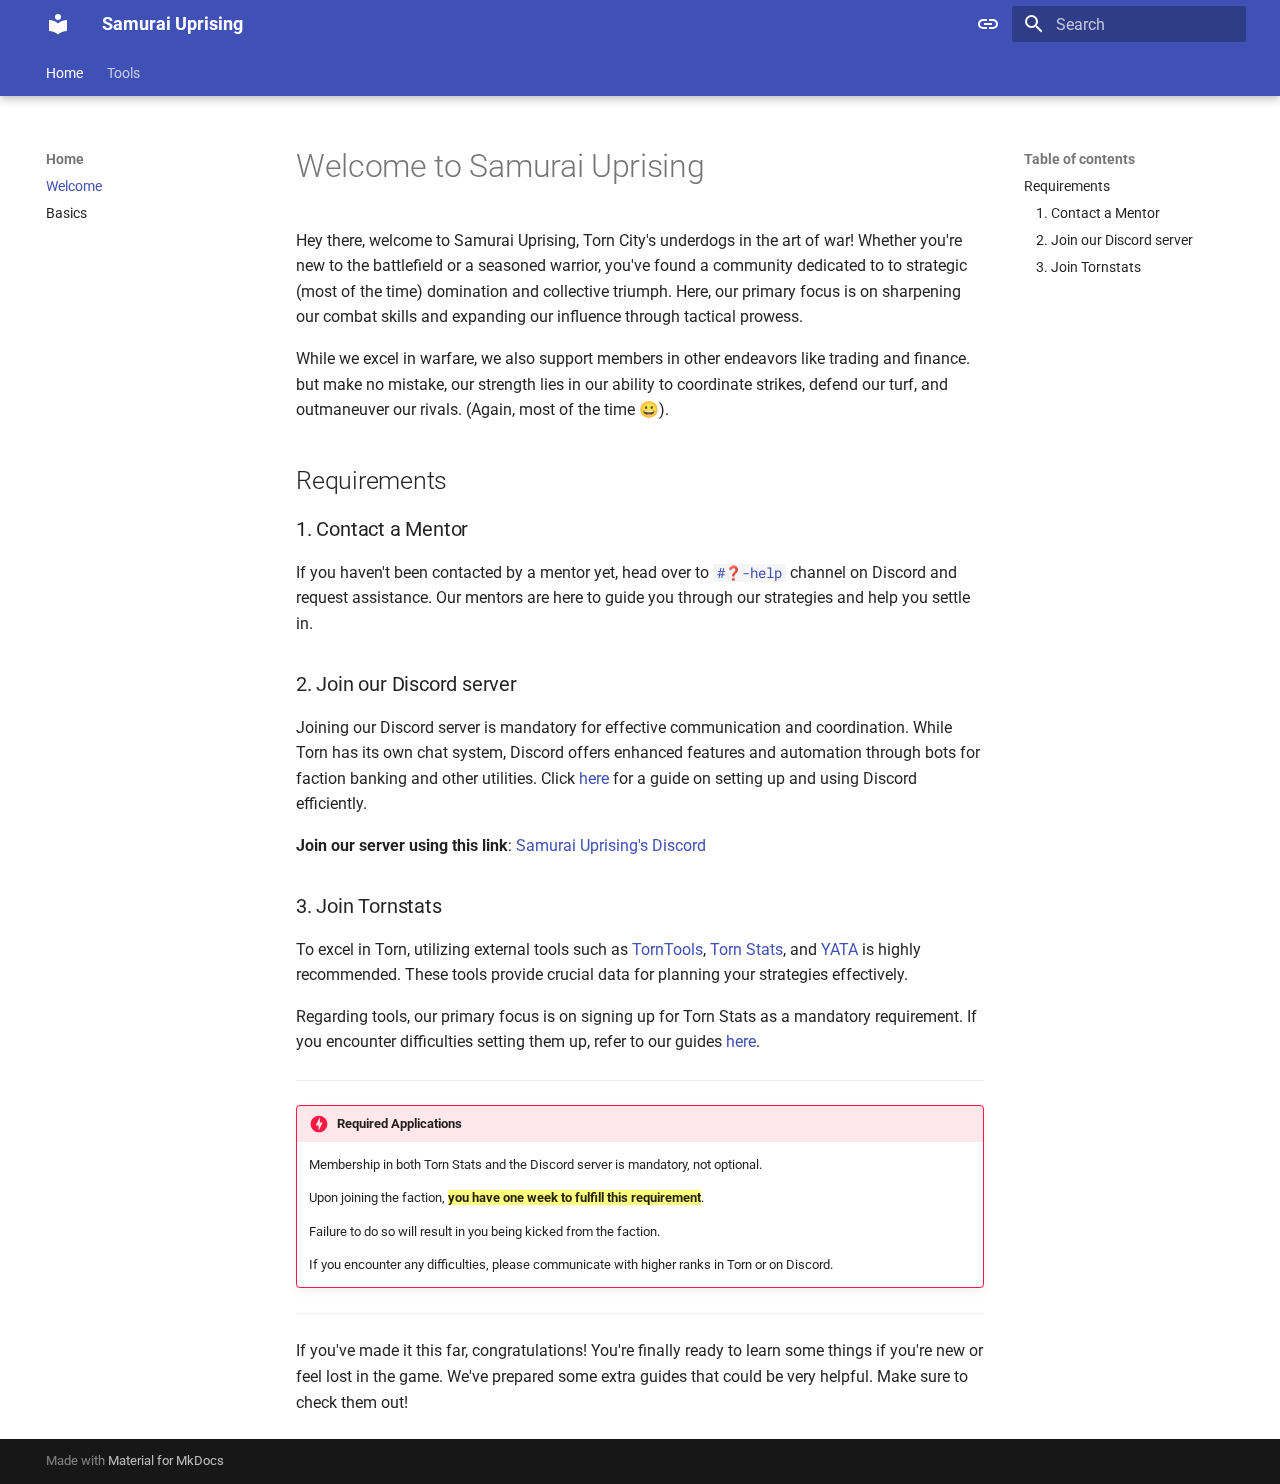
<file: index.html>
<!doctype html>
<html lang="en" class="no-js">
  <head>
    
      <meta charset="utf-8">
      <meta name="viewport" content="width=device-width,initial-scale=1">
      
      
        <meta name="author" content="ingine">
      
      
        <link rel="canonical" href="https://shahiutsav.github.io/samurai-uprising/">
      
      
      
        <link rel="next" href="guide/">
      
      
      <link rel="icon" href="assets/images/favicon.png">
      <meta name="generator" content="mkdocs-1.6.0, mkdocs-material-9.5.27">
    
    
      
        <title>Welcome - Samurai Uprising</title>
      
    
    
      <link rel="stylesheet" href="assets/stylesheets/main.6543a935.min.css">
      
        
        <link rel="stylesheet" href="assets/stylesheets/palette.06af60db.min.css">
      
      


    
    
      
    
    
      
        
        
        <link rel="preconnect" href="https://fonts.gstatic.com" crossorigin>
        <link rel="stylesheet" href="https://fonts.googleapis.com/css?family=Roboto:300,300i,400,400i,700,700i%7CRoboto+Mono:400,400i,700,700i&display=fallback">
        <style>:root{--md-text-font:"Roboto";--md-code-font:"Roboto Mono"}</style>
      
    
    
    <script>__md_scope=new URL(".",location),__md_hash=e=>[...e].reduce((e,_)=>(e<<5)-e+_.charCodeAt(0),0),__md_get=(e,_=localStorage,t=__md_scope)=>JSON.parse(_.getItem(t.pathname+"."+e)),__md_set=(e,_,t=localStorage,a=__md_scope)=>{try{t.setItem(a.pathname+"."+e,JSON.stringify(_))}catch(e){}}</script>
    
      

    
    
    
  </head>
  
  
    
    
      
    
    
    
    
    <body dir="ltr" data-md-color-scheme="default" data-md-color-primary="indigo" data-md-color-accent="indigo">
  
    
    <input class="md-toggle" data-md-toggle="drawer" type="checkbox" id="__drawer" autocomplete="off">
    <input class="md-toggle" data-md-toggle="search" type="checkbox" id="__search" autocomplete="off">
    <label class="md-overlay" for="__drawer"></label>
    <div data-md-component="skip">
      
        
        <a href="#welcome-to-samurai-uprising" class="md-skip">
          Skip to content
        </a>
      
    </div>
    <div data-md-component="announce">
      
    </div>
    
    
      

  

<header class="md-header md-header--shadow md-header--lifted" data-md-component="header">
  <nav class="md-header__inner md-grid" aria-label="Header">
    <a href="." title="Samurai Uprising" class="md-header__button md-logo" aria-label="Samurai Uprising" data-md-component="logo">
      
  
  <svg xmlns="http://www.w3.org/2000/svg" viewBox="0 0 24 24"><path d="M12 8a3 3 0 0 0 3-3 3 3 0 0 0-3-3 3 3 0 0 0-3 3 3 3 0 0 0 3 3m0 3.54C9.64 9.35 6.5 8 3 8v11c3.5 0 6.64 1.35 9 3.54 2.36-2.19 5.5-3.54 9-3.54V8c-3.5 0-6.64 1.35-9 3.54Z"/></svg>

    </a>
    <label class="md-header__button md-icon" for="__drawer">
      
      <svg xmlns="http://www.w3.org/2000/svg" viewBox="0 0 24 24"><path d="M3 6h18v2H3V6m0 5h18v2H3v-2m0 5h18v2H3v-2Z"/></svg>
    </label>
    <div class="md-header__title" data-md-component="header-title">
      <div class="md-header__ellipsis">
        <div class="md-header__topic">
          <span class="md-ellipsis">
            Samurai Uprising
          </span>
        </div>
        <div class="md-header__topic" data-md-component="header-topic">
          <span class="md-ellipsis">
            
              Welcome
            
          </span>
        </div>
      </div>
    </div>
    
      
        <form class="md-header__option" data-md-component="palette">
  
    
    
    
    <input class="md-option" data-md-color-media="(prefers-color-scheme)" data-md-color-scheme="default" data-md-color-primary="indigo" data-md-color-accent="indigo"  aria-label="Switch to light mode"  type="radio" name="__palette" id="__palette_0">
    
      <label class="md-header__button md-icon" title="Switch to light mode" for="__palette_1" hidden>
        <svg xmlns="http://www.w3.org/2000/svg" viewBox="0 0 24 24"><path d="M3.9 12c0-1.71 1.39-3.1 3.1-3.1h4V7H7a5 5 0 0 0-5 5 5 5 0 0 0 5 5h4v-1.9H7c-1.71 0-3.1-1.39-3.1-3.1M8 13h8v-2H8v2m9-6h-4v1.9h4c1.71 0 3.1 1.39 3.1 3.1 0 1.71-1.39 3.1-3.1 3.1h-4V17h4a5 5 0 0 0 5-5 5 5 0 0 0-5-5Z"/></svg>
      </label>
    
  
    
    
    
    <input class="md-option" data-md-color-media="(prefers-color-scheme: light)" data-md-color-scheme="default" data-md-color-primary="indigo" data-md-color-accent="indigo"  aria-label="Switch to dark mode"  type="radio" name="__palette" id="__palette_1">
    
      <label class="md-header__button md-icon" title="Switch to dark mode" for="__palette_2" hidden>
        <svg xmlns="http://www.w3.org/2000/svg" viewBox="0 0 24 24"><path d="M17 7H7a5 5 0 0 0-5 5 5 5 0 0 0 5 5h10a5 5 0 0 0 5-5 5 5 0 0 0-5-5m0 8a3 3 0 0 1-3-3 3 3 0 0 1 3-3 3 3 0 0 1 3 3 3 3 0 0 1-3 3Z"/></svg>
      </label>
    
  
    
    
    
    <input class="md-option" data-md-color-media="(prefers-color-scheme: dark)" data-md-color-scheme="slate" data-md-color-primary="black" data-md-color-accent="indigo"  aria-label="Switch to system preference"  type="radio" name="__palette" id="__palette_2">
    
      <label class="md-header__button md-icon" title="Switch to system preference" for="__palette_0" hidden>
        <svg xmlns="http://www.w3.org/2000/svg" viewBox="0 0 24 24"><path d="M17 7H7a5 5 0 0 0-5 5 5 5 0 0 0 5 5h10a5 5 0 0 0 5-5 5 5 0 0 0-5-5M7 15a3 3 0 0 1-3-3 3 3 0 0 1 3-3 3 3 0 0 1 3 3 3 3 0 0 1-3 3Z"/></svg>
      </label>
    
  
</form>
      
    
    
      <script>var media,input,key,value,palette=__md_get("__palette");if(palette&&palette.color){"(prefers-color-scheme)"===palette.color.media&&(media=matchMedia("(prefers-color-scheme: light)"),input=document.querySelector(media.matches?"[data-md-color-media='(prefers-color-scheme: light)']":"[data-md-color-media='(prefers-color-scheme: dark)']"),palette.color.media=input.getAttribute("data-md-color-media"),palette.color.scheme=input.getAttribute("data-md-color-scheme"),palette.color.primary=input.getAttribute("data-md-color-primary"),palette.color.accent=input.getAttribute("data-md-color-accent"));for([key,value]of Object.entries(palette.color))document.body.setAttribute("data-md-color-"+key,value)}</script>
    
    
    
      <label class="md-header__button md-icon" for="__search">
        
        <svg xmlns="http://www.w3.org/2000/svg" viewBox="0 0 24 24"><path d="M9.5 3A6.5 6.5 0 0 1 16 9.5c0 1.61-.59 3.09-1.56 4.23l.27.27h.79l5 5-1.5 1.5-5-5v-.79l-.27-.27A6.516 6.516 0 0 1 9.5 16 6.5 6.5 0 0 1 3 9.5 6.5 6.5 0 0 1 9.5 3m0 2C7 5 5 7 5 9.5S7 14 9.5 14 14 12 14 9.5 12 5 9.5 5Z"/></svg>
      </label>
      <div class="md-search" data-md-component="search" role="dialog">
  <label class="md-search__overlay" for="__search"></label>
  <div class="md-search__inner" role="search">
    <form class="md-search__form" name="search">
      <input type="text" class="md-search__input" name="query" aria-label="Search" placeholder="Search" autocapitalize="off" autocorrect="off" autocomplete="off" spellcheck="false" data-md-component="search-query" required>
      <label class="md-search__icon md-icon" for="__search">
        
        <svg xmlns="http://www.w3.org/2000/svg" viewBox="0 0 24 24"><path d="M9.5 3A6.5 6.5 0 0 1 16 9.5c0 1.61-.59 3.09-1.56 4.23l.27.27h.79l5 5-1.5 1.5-5-5v-.79l-.27-.27A6.516 6.516 0 0 1 9.5 16 6.5 6.5 0 0 1 3 9.5 6.5 6.5 0 0 1 9.5 3m0 2C7 5 5 7 5 9.5S7 14 9.5 14 14 12 14 9.5 12 5 9.5 5Z"/></svg>
        
        <svg xmlns="http://www.w3.org/2000/svg" viewBox="0 0 24 24"><path d="M20 11v2H8l5.5 5.5-1.42 1.42L4.16 12l7.92-7.92L13.5 5.5 8 11h12Z"/></svg>
      </label>
      <nav class="md-search__options" aria-label="Search">
        
        <button type="reset" class="md-search__icon md-icon" title="Clear" aria-label="Clear" tabindex="-1">
          
          <svg xmlns="http://www.w3.org/2000/svg" viewBox="0 0 24 24"><path d="M19 6.41 17.59 5 12 10.59 6.41 5 5 6.41 10.59 12 5 17.59 6.41 19 12 13.41 17.59 19 19 17.59 13.41 12 19 6.41Z"/></svg>
        </button>
      </nav>
      
    </form>
    <div class="md-search__output">
      <div class="md-search__scrollwrap" tabindex="0" data-md-scrollfix>
        <div class="md-search-result" data-md-component="search-result">
          <div class="md-search-result__meta">
            Initializing search
          </div>
          <ol class="md-search-result__list" role="presentation"></ol>
        </div>
      </div>
    </div>
  </div>
</div>
    
    
  </nav>
  
    
      
<nav class="md-tabs" aria-label="Tabs" data-md-component="tabs">
  <div class="md-grid">
    <ul class="md-tabs__list">
      
        
  
  
    
  
  
    
    
      <li class="md-tabs__item md-tabs__item--active">
        <a href="." class="md-tabs__link">
          
  
  Home

        </a>
      </li>
    
  

      
        
  
  
  
    
    
      <li class="md-tabs__item">
        <a href="tools/tornstats/" class="md-tabs__link">
          
  
  Tools

        </a>
      </li>
    
  

      
    </ul>
  </div>
</nav>
    
  
</header>
    
    <div class="md-container" data-md-component="container">
      
      
        
      
      <main class="md-main" data-md-component="main">
        <div class="md-main__inner md-grid">
          
            
              
              <div class="md-sidebar md-sidebar--primary" data-md-component="sidebar" data-md-type="navigation" >
                <div class="md-sidebar__scrollwrap">
                  <div class="md-sidebar__inner">
                    


  


<nav class="md-nav md-nav--primary md-nav--lifted" aria-label="Navigation" data-md-level="0">
  <label class="md-nav__title" for="__drawer">
    <a href="." title="Samurai Uprising" class="md-nav__button md-logo" aria-label="Samurai Uprising" data-md-component="logo">
      
  
  <svg xmlns="http://www.w3.org/2000/svg" viewBox="0 0 24 24"><path d="M12 8a3 3 0 0 0 3-3 3 3 0 0 0-3-3 3 3 0 0 0-3 3 3 3 0 0 0 3 3m0 3.54C9.64 9.35 6.5 8 3 8v11c3.5 0 6.64 1.35 9 3.54 2.36-2.19 5.5-3.54 9-3.54V8c-3.5 0-6.64 1.35-9 3.54Z"/></svg>

    </a>
    Samurai Uprising
  </label>
  
  <ul class="md-nav__list" data-md-scrollfix>
    
      
      
  
  
    
  
  
  
    
    
    
      
        
        
      
      
    
    
    <li class="md-nav__item md-nav__item--active md-nav__item--section md-nav__item--nested">
      
        
        
        <input class="md-nav__toggle md-toggle " type="checkbox" id="__nav_1" checked>
        
          
          <label class="md-nav__link" for="__nav_1" id="__nav_1_label" tabindex="">
            
  
  <span class="md-ellipsis">
    Home
  </span>
  

            <span class="md-nav__icon md-icon"></span>
          </label>
        
        <nav class="md-nav" data-md-level="1" aria-labelledby="__nav_1_label" aria-expanded="true">
          <label class="md-nav__title" for="__nav_1">
            <span class="md-nav__icon md-icon"></span>
            Home
          </label>
          <ul class="md-nav__list" data-md-scrollfix>
            
              
                
  
  
    
  
  
  
    <li class="md-nav__item md-nav__item--active">
      
      <input class="md-nav__toggle md-toggle" type="checkbox" id="__toc">
      
      
        
      
      
        <label class="md-nav__link md-nav__link--active" for="__toc">
          
  
  <span class="md-ellipsis">
    Welcome
  </span>
  

          <span class="md-nav__icon md-icon"></span>
        </label>
      
      <a href="." class="md-nav__link md-nav__link--active">
        
  
  <span class="md-ellipsis">
    Welcome
  </span>
  

      </a>
      
        

<nav class="md-nav md-nav--secondary" aria-label="Table of contents">
  
  
  
    
  
  
    <label class="md-nav__title" for="__toc">
      <span class="md-nav__icon md-icon"></span>
      Table of contents
    </label>
    <ul class="md-nav__list" data-md-component="toc" data-md-scrollfix>
      
        <li class="md-nav__item">
  <a href="#requirements" class="md-nav__link">
    <span class="md-ellipsis">
      Requirements
    </span>
  </a>
  
    <nav class="md-nav" aria-label="Requirements">
      <ul class="md-nav__list">
        
          <li class="md-nav__item">
  <a href="#1-contact-a-mentor" class="md-nav__link">
    <span class="md-ellipsis">
      1. Contact a Mentor
    </span>
  </a>
  
</li>
        
          <li class="md-nav__item">
  <a href="#2-join-our-discord-server" class="md-nav__link">
    <span class="md-ellipsis">
      2. Join our Discord server
    </span>
  </a>
  
</li>
        
          <li class="md-nav__item">
  <a href="#3-join-tornstats" class="md-nav__link">
    <span class="md-ellipsis">
      3. Join Tornstats
    </span>
  </a>
  
</li>
        
      </ul>
    </nav>
  
</li>
      
    </ul>
  
</nav>
      
    </li>
  

              
            
              
                
  
  
  
  
    <li class="md-nav__item">
      <a href="guide/" class="md-nav__link">
        
  
  <span class="md-ellipsis">
    Basics
  </span>
  

      </a>
    </li>
  

              
            
          </ul>
        </nav>
      
    </li>
  

    
      
      
  
  
  
  
    
    
    
      
      
    
    
    <li class="md-nav__item md-nav__item--nested">
      
        
        
        <input class="md-nav__toggle md-toggle " type="checkbox" id="__nav_2" >
        
          
          <label class="md-nav__link" for="__nav_2" id="__nav_2_label" tabindex="0">
            
  
  <span class="md-ellipsis">
    Tools
  </span>
  

            <span class="md-nav__icon md-icon"></span>
          </label>
        
        <nav class="md-nav" data-md-level="1" aria-labelledby="__nav_2_label" aria-expanded="false">
          <label class="md-nav__title" for="__nav_2">
            <span class="md-nav__icon md-icon"></span>
            Tools
          </label>
          <ul class="md-nav__list" data-md-scrollfix>
            
              
                
  
  
  
  
    <li class="md-nav__item">
      <a href="tools/tornstats/" class="md-nav__link">
        
  
  <span class="md-ellipsis">
    TornStats
  </span>
  

      </a>
    </li>
  

              
            
              
                
  
  
  
  
    <li class="md-nav__item">
      <a href="tools/discord/" class="md-nav__link">
        
  
  <span class="md-ellipsis">
    Discord
  </span>
  

      </a>
    </li>
  

              
            
          </ul>
        </nav>
      
    </li>
  

    
  </ul>
</nav>
                  </div>
                </div>
              </div>
            
            
              
              <div class="md-sidebar md-sidebar--secondary" data-md-component="sidebar" data-md-type="toc" >
                <div class="md-sidebar__scrollwrap">
                  <div class="md-sidebar__inner">
                    

<nav class="md-nav md-nav--secondary" aria-label="Table of contents">
  
  
  
    
  
  
    <label class="md-nav__title" for="__toc">
      <span class="md-nav__icon md-icon"></span>
      Table of contents
    </label>
    <ul class="md-nav__list" data-md-component="toc" data-md-scrollfix>
      
        <li class="md-nav__item">
  <a href="#requirements" class="md-nav__link">
    <span class="md-ellipsis">
      Requirements
    </span>
  </a>
  
    <nav class="md-nav" aria-label="Requirements">
      <ul class="md-nav__list">
        
          <li class="md-nav__item">
  <a href="#1-contact-a-mentor" class="md-nav__link">
    <span class="md-ellipsis">
      1. Contact a Mentor
    </span>
  </a>
  
</li>
        
          <li class="md-nav__item">
  <a href="#2-join-our-discord-server" class="md-nav__link">
    <span class="md-ellipsis">
      2. Join our Discord server
    </span>
  </a>
  
</li>
        
          <li class="md-nav__item">
  <a href="#3-join-tornstats" class="md-nav__link">
    <span class="md-ellipsis">
      3. Join Tornstats
    </span>
  </a>
  
</li>
        
      </ul>
    </nav>
  
</li>
      
    </ul>
  
</nav>
                  </div>
                </div>
              </div>
            
          
          
            <div class="md-content" data-md-component="content">
              <article class="md-content__inner md-typeset">
                
                  


<h1 id="welcome-to-samurai-uprising">Welcome to Samurai Uprising</h1>
<p>Hey there, welcome to Samurai Uprising, Torn City's underdogs in the art of war! Whether you're new to the battlefield or a seasoned warrior, you've found a community dedicated to to strategic (most of the time) domination and collective triumph. Here, our primary focus is on sharpening our combat skills and expanding our influence through tactical prowess.</p>
<p>While we excel in warfare, we also support members in other endeavors like trading and finance. but make no mistake, our strength lies in our ability to coordinate strikes, defend our turf, and outmaneuver our rivals. (Again, most of the time 😀).</p>
<h2 id="requirements">Requirements</h2>
<h3 id="1-contact-a-mentor">1. Contact a Mentor</h3>
<p>If you haven't been contacted by a mentor yet, head over to <a href="https://discord.gg/Yxa8EtYTtH" target="_blank"><code>#❓-help</code></a> channel on Discord and request assistance. Our mentors are here to guide you through our strategies and help you settle in.</p>
<h3 id="2-join-our-discord-server">2. Join our Discord server</h3>
<p>Joining our Discord server is mandatory for effective communication and coordination. While Torn has its own chat system, Discord offers enhanced features and automation through bots for faction banking and other utilities. Click <a href="tools/discord/">here</a> for a guide on setting up and using Discord efficiently.</p>
<p><strong>Join our server using this link</strong>: <a href="https://discord.gg/3Y2PBSBnJk" target="_blank">Samurai Uprising's Discord</a></p>
<h3 id="3-join-tornstats">3. Join Tornstats</h3>
<p>To excel in Torn, utilizing external tools such as <a href="https://chromewebstore.google.com/detail/torntools/hjpaapdjcgbmeikfnahipphknonhlhib" target="_blank">TornTools</a>, <a href="https://tornstats.com/" target="_blank">Torn Stats</a>, and <a href="https://yata.yt/" target="_blank">YATA</a> is highly recommended. These tools provide crucial data for planning your strategies effectively.</p>
<p>Regarding tools, our primary focus is on signing up for Torn Stats as a mandatory requirement. If you encounter difficulties setting them up, refer to our guides <a href="tools/tornstats/">here</a>.</p>
<hr />
<div class="admonition danger">
<p class="admonition-title">Required Applications</p>
<p>Membership in both Torn Stats and the Discord server is mandatory, not optional.</p>
<p>Upon joining the faction, <mark><strong>you have one week to fulfill this requirement</strong></mark>.</p>
<p>Failure to do so will result in you being kicked from the faction.</p>
<p>If you encounter any difficulties, please communicate with higher ranks in Torn or on Discord.</p>
</div>
<hr />
<p>If you've made it this far, congratulations! You're finally ready to learn some things if you're new or feel lost in the game. We've prepared some extra guides that could be very helpful. Make sure to check them out!</p>












                
              </article>
            </div>
          
          
<script>var target=document.getElementById(location.hash.slice(1));target&&target.name&&(target.checked=target.name.startsWith("__tabbed_"))</script>
        </div>
        
      </main>
      
        <footer class="md-footer">
  
  <div class="md-footer-meta md-typeset">
    <div class="md-footer-meta__inner md-grid">
      <div class="md-copyright">
  
  
    Made with
    <a href="https://squidfunk.github.io/mkdocs-material/" target="_blank" rel="noopener">
      Material for MkDocs
    </a>
  
</div>
      
    </div>
  </div>
</footer>
      
    </div>
    <div class="md-dialog" data-md-component="dialog">
      <div class="md-dialog__inner md-typeset"></div>
    </div>
    
    
    <script id="__config" type="application/json">{"base": ".", "features": ["navigation.tabs", "navigation.tabs.sticky"], "search": "assets/javascripts/workers/search.b8dbb3d2.min.js", "translations": {"clipboard.copied": "Copied to clipboard", "clipboard.copy": "Copy to clipboard", "search.result.more.one": "1 more on this page", "search.result.more.other": "# more on this page", "search.result.none": "No matching documents", "search.result.one": "1 matching document", "search.result.other": "# matching documents", "search.result.placeholder": "Type to start searching", "search.result.term.missing": "Missing", "select.version": "Select version"}}</script>
    
    
      <script src="assets/javascripts/bundle.ad660dcc.min.js"></script>
      
    
  </body>
</html>
</file>
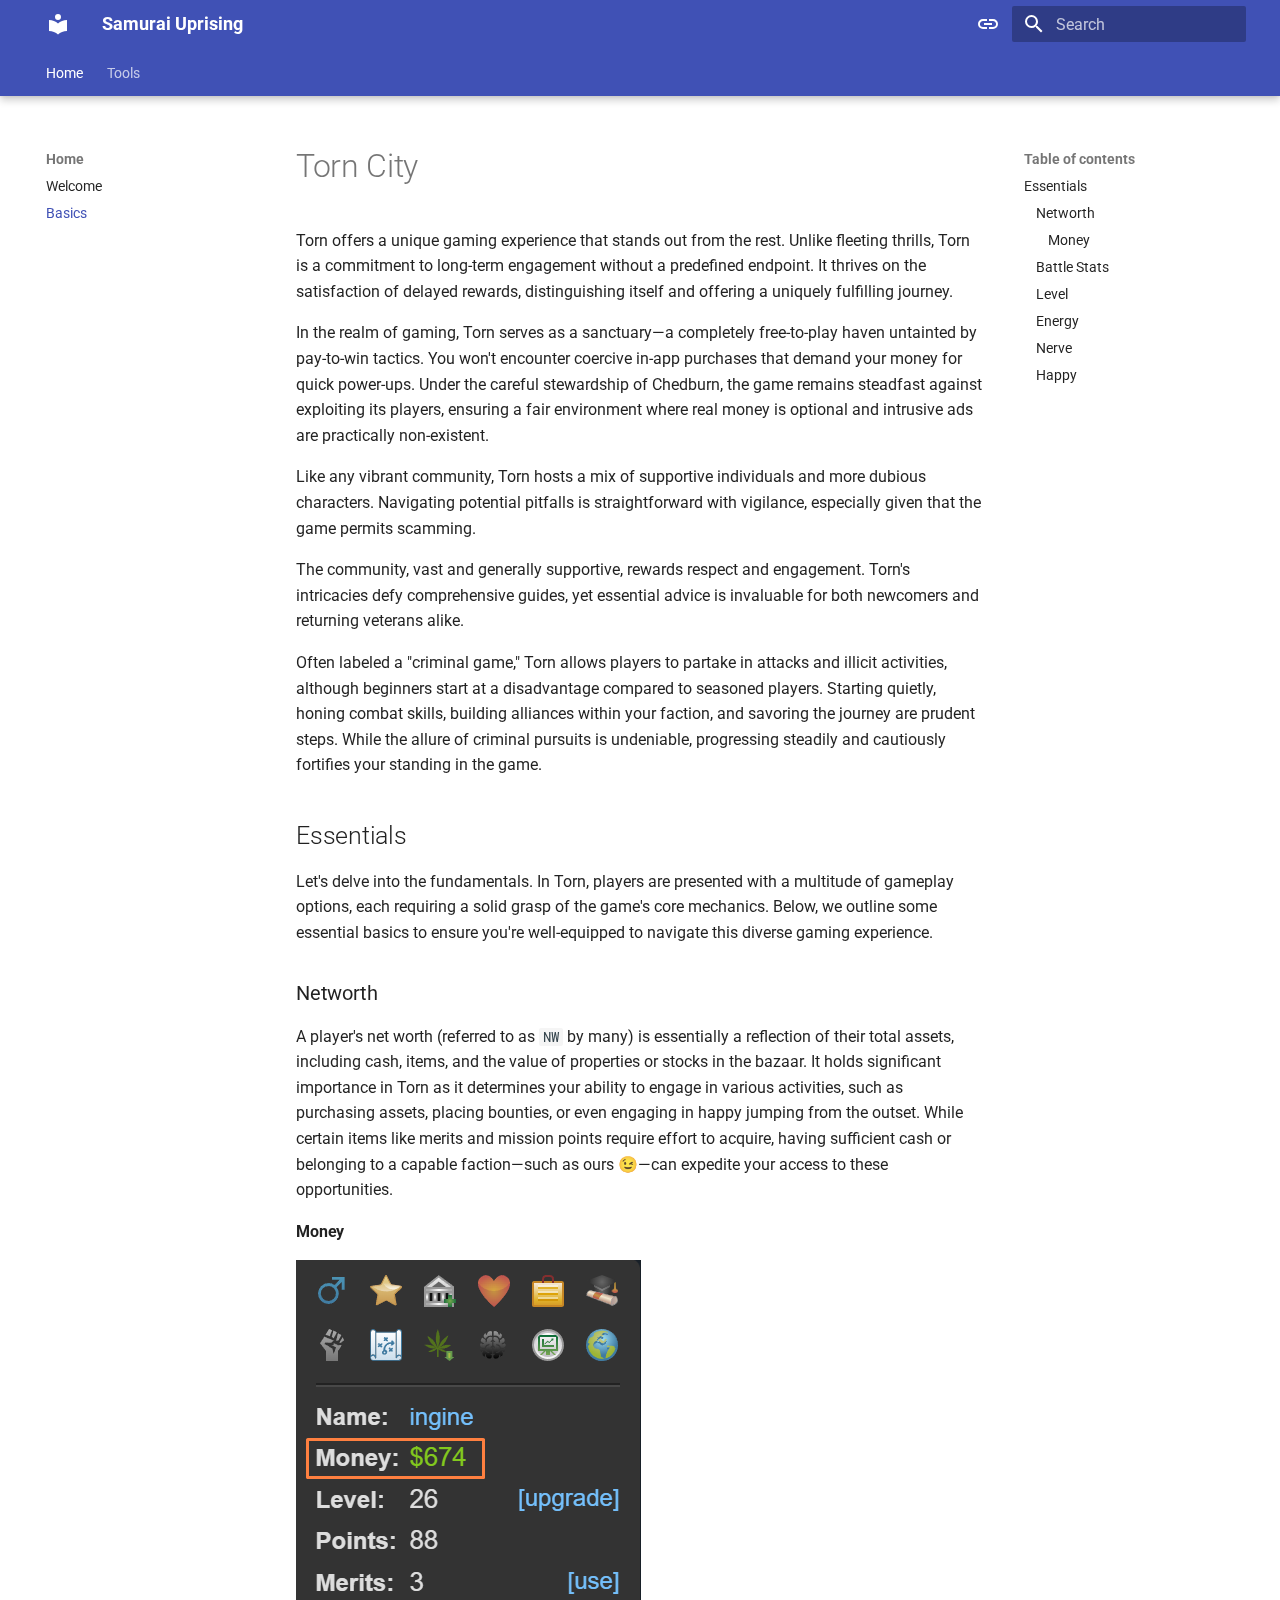
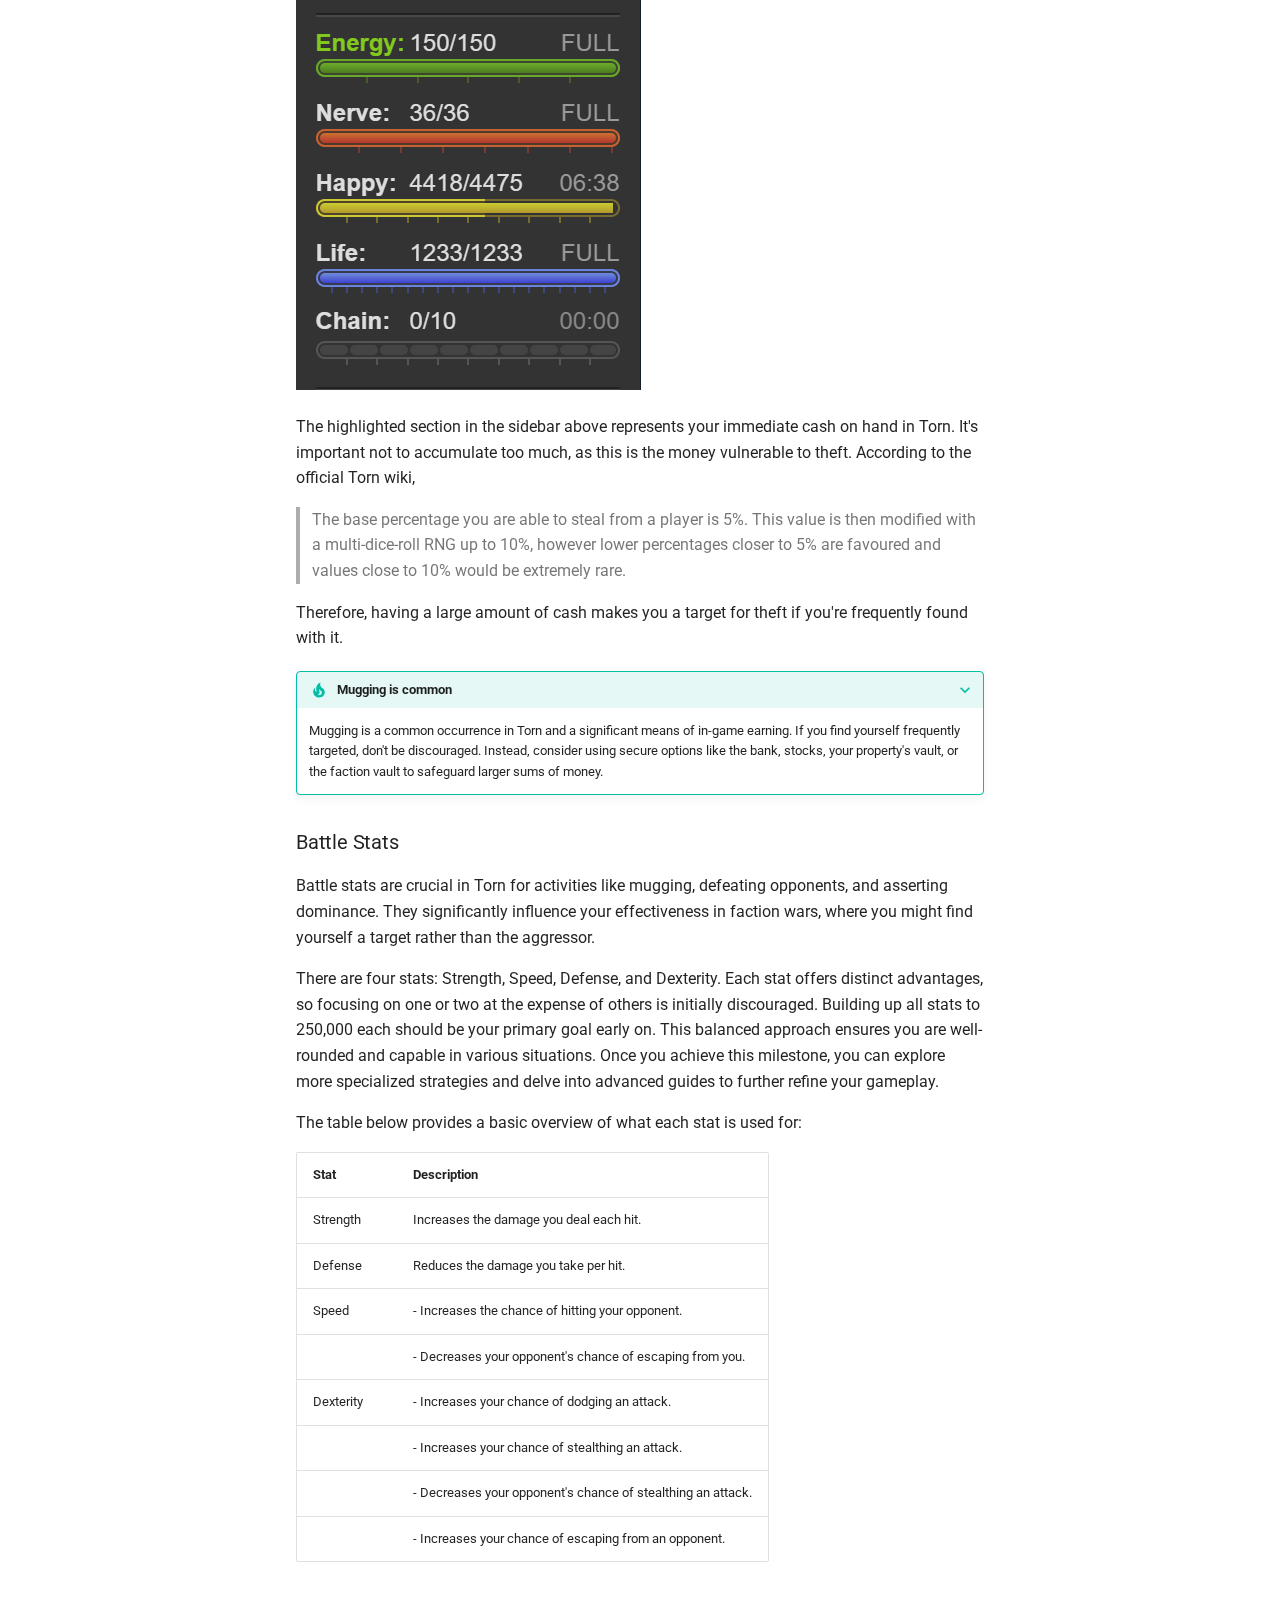
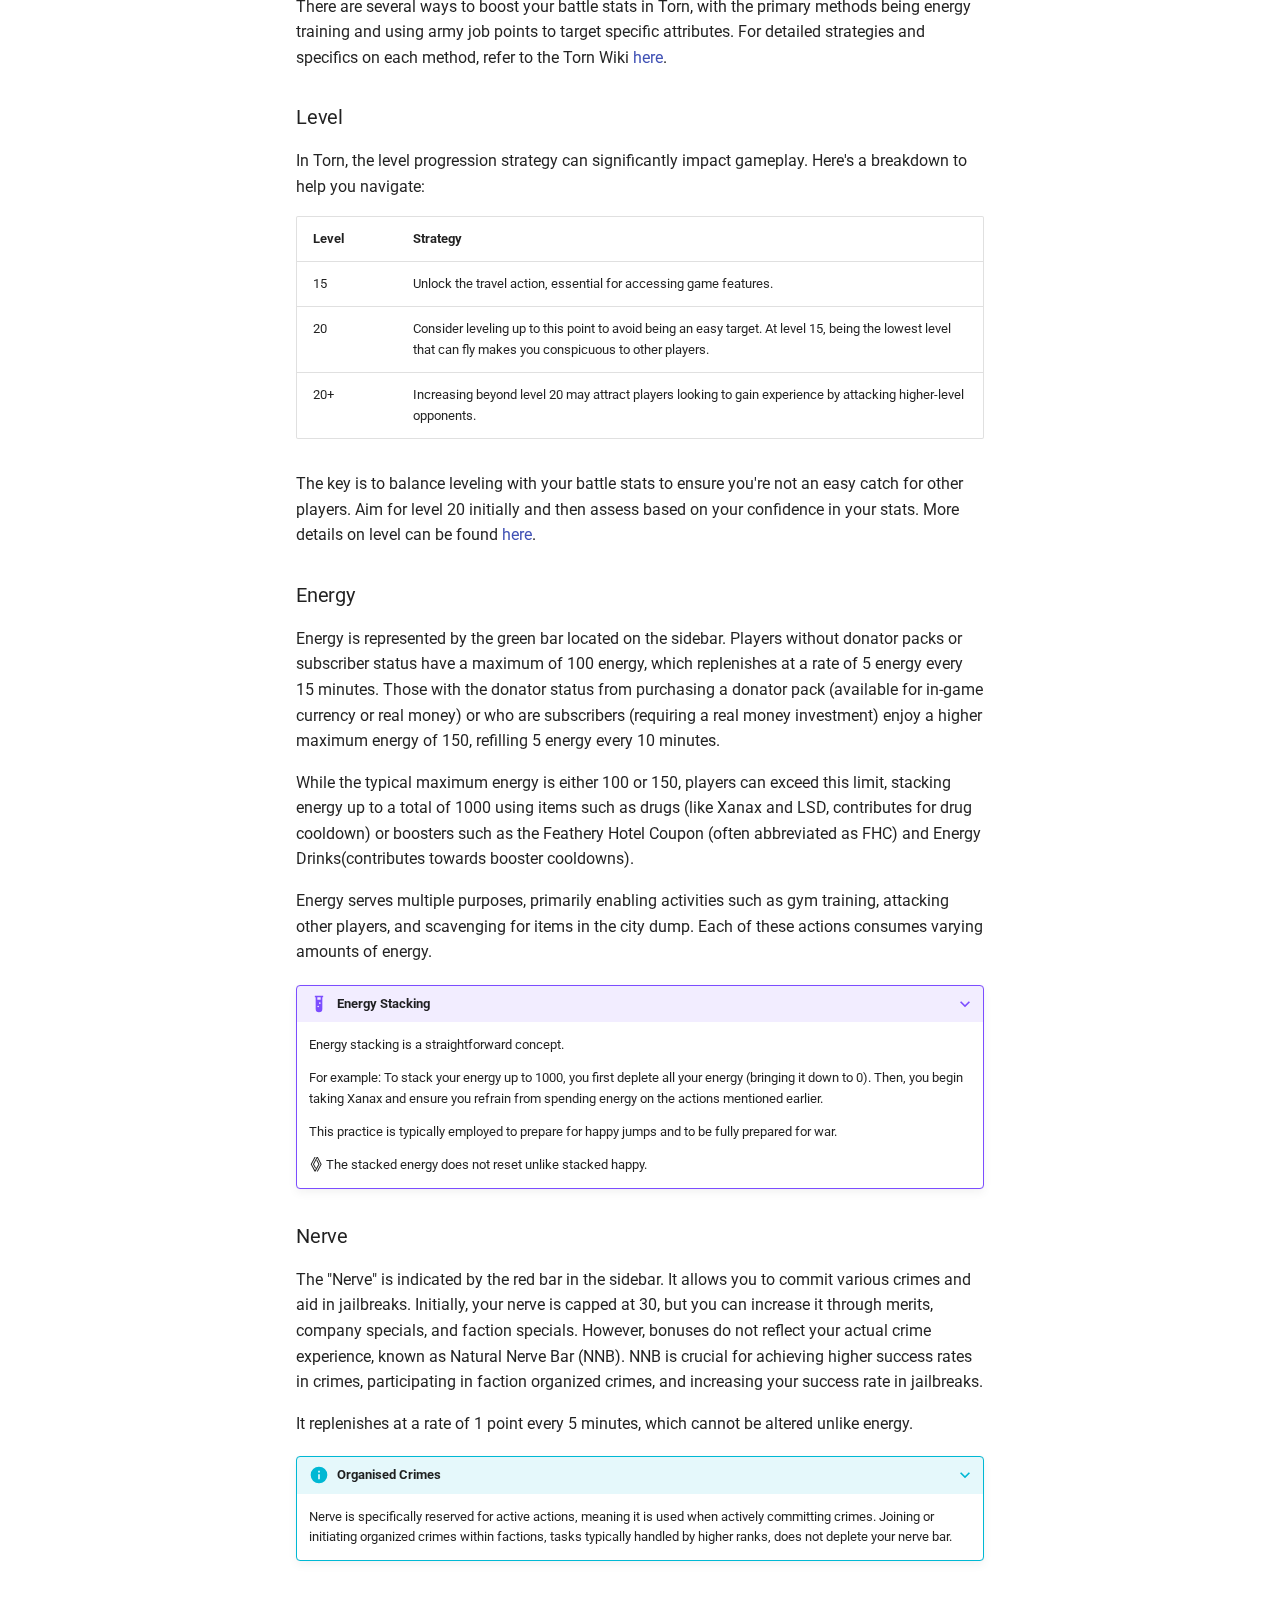
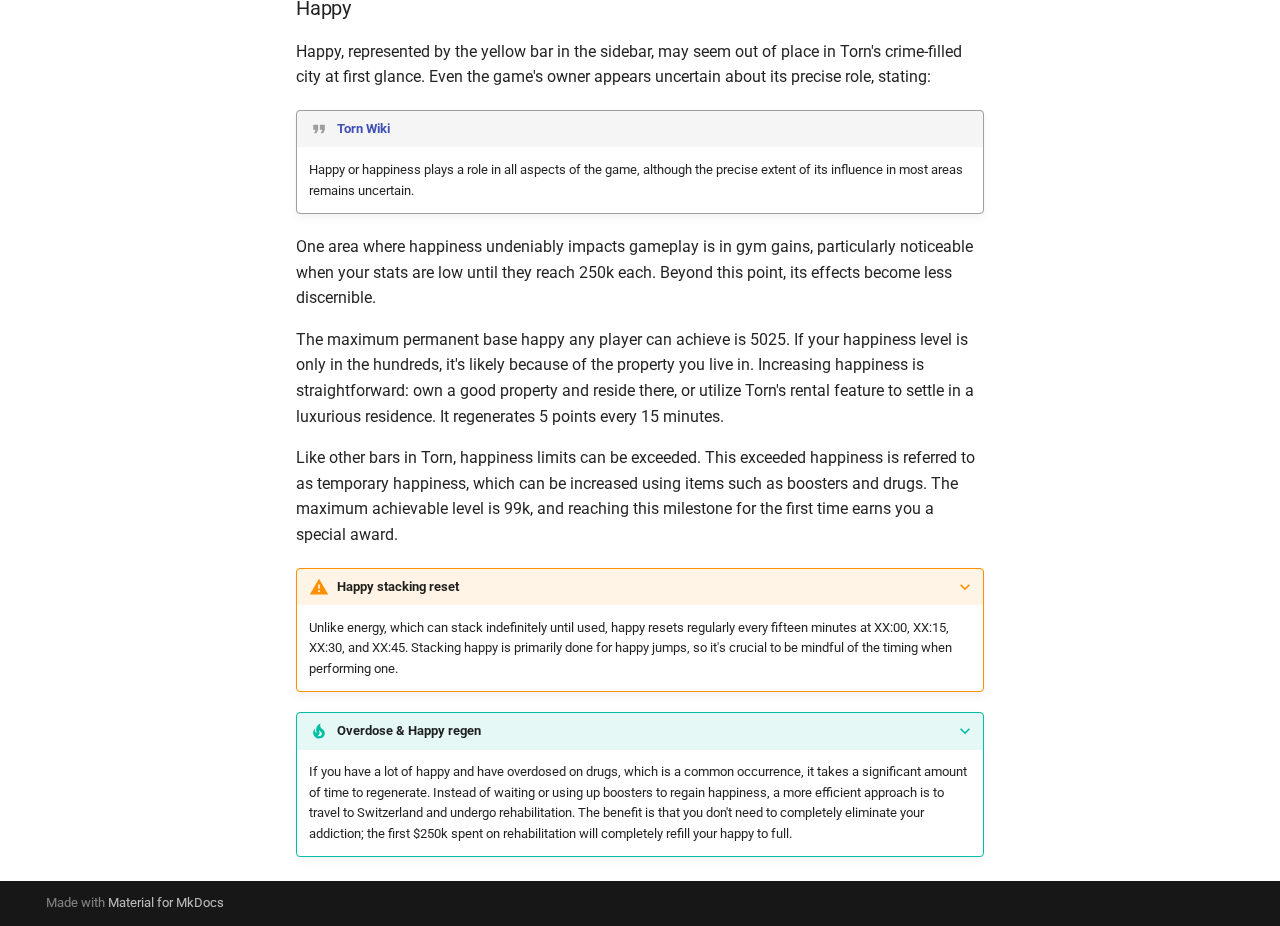
<file: guide/index.html>
<!doctype html>
<html lang="en" class="no-js">
  <head>
    
      <meta charset="utf-8">
      <meta name="viewport" content="width=device-width,initial-scale=1">
      
      
        <meta name="author" content="ingine">
      
      
        <link rel="canonical" href="https://shahiutsav.github.io/samurai-uprising/guide/">
      
      
        <link rel="prev" href="..">
      
      
        <link rel="next" href="../tools/tornstats/">
      
      
      <link rel="icon" href="../assets/images/favicon.png">
      <meta name="generator" content="mkdocs-1.6.0, mkdocs-material-9.5.27">
    
    
      
        <title>Basics - Samurai Uprising</title>
      
    
    
      <link rel="stylesheet" href="../assets/stylesheets/main.6543a935.min.css">
      
        
        <link rel="stylesheet" href="../assets/stylesheets/palette.06af60db.min.css">
      
      


    
    
      
    
    
      
        
        
        <link rel="preconnect" href="https://fonts.gstatic.com" crossorigin>
        <link rel="stylesheet" href="https://fonts.googleapis.com/css?family=Roboto:300,300i,400,400i,700,700i%7CRoboto+Mono:400,400i,700,700i&display=fallback">
        <style>:root{--md-text-font:"Roboto";--md-code-font:"Roboto Mono"}</style>
      
    
    
    <script>__md_scope=new URL("..",location),__md_hash=e=>[...e].reduce((e,_)=>(e<<5)-e+_.charCodeAt(0),0),__md_get=(e,_=localStorage,t=__md_scope)=>JSON.parse(_.getItem(t.pathname+"."+e)),__md_set=(e,_,t=localStorage,a=__md_scope)=>{try{t.setItem(a.pathname+"."+e,JSON.stringify(_))}catch(e){}}</script>
    
      

    
    
    
  </head>
  
  
    
    
      
    
    
    
    
    <body dir="ltr" data-md-color-scheme="default" data-md-color-primary="indigo" data-md-color-accent="indigo">
  
    
    <input class="md-toggle" data-md-toggle="drawer" type="checkbox" id="__drawer" autocomplete="off">
    <input class="md-toggle" data-md-toggle="search" type="checkbox" id="__search" autocomplete="off">
    <label class="md-overlay" for="__drawer"></label>
    <div data-md-component="skip">
      
        
        <a href="#torn-city" class="md-skip">
          Skip to content
        </a>
      
    </div>
    <div data-md-component="announce">
      
    </div>
    
    
      

  

<header class="md-header md-header--shadow md-header--lifted" data-md-component="header">
  <nav class="md-header__inner md-grid" aria-label="Header">
    <a href=".." title="Samurai Uprising" class="md-header__button md-logo" aria-label="Samurai Uprising" data-md-component="logo">
      
  
  <svg xmlns="http://www.w3.org/2000/svg" viewBox="0 0 24 24"><path d="M12 8a3 3 0 0 0 3-3 3 3 0 0 0-3-3 3 3 0 0 0-3 3 3 3 0 0 0 3 3m0 3.54C9.64 9.35 6.5 8 3 8v11c3.5 0 6.64 1.35 9 3.54 2.36-2.19 5.5-3.54 9-3.54V8c-3.5 0-6.64 1.35-9 3.54Z"/></svg>

    </a>
    <label class="md-header__button md-icon" for="__drawer">
      
      <svg xmlns="http://www.w3.org/2000/svg" viewBox="0 0 24 24"><path d="M3 6h18v2H3V6m0 5h18v2H3v-2m0 5h18v2H3v-2Z"/></svg>
    </label>
    <div class="md-header__title" data-md-component="header-title">
      <div class="md-header__ellipsis">
        <div class="md-header__topic">
          <span class="md-ellipsis">
            Samurai Uprising
          </span>
        </div>
        <div class="md-header__topic" data-md-component="header-topic">
          <span class="md-ellipsis">
            
              Basics
            
          </span>
        </div>
      </div>
    </div>
    
      
        <form class="md-header__option" data-md-component="palette">
  
    
    
    
    <input class="md-option" data-md-color-media="(prefers-color-scheme)" data-md-color-scheme="default" data-md-color-primary="indigo" data-md-color-accent="indigo"  aria-label="Switch to light mode"  type="radio" name="__palette" id="__palette_0">
    
      <label class="md-header__button md-icon" title="Switch to light mode" for="__palette_1" hidden>
        <svg xmlns="http://www.w3.org/2000/svg" viewBox="0 0 24 24"><path d="M3.9 12c0-1.71 1.39-3.1 3.1-3.1h4V7H7a5 5 0 0 0-5 5 5 5 0 0 0 5 5h4v-1.9H7c-1.71 0-3.1-1.39-3.1-3.1M8 13h8v-2H8v2m9-6h-4v1.9h4c1.71 0 3.1 1.39 3.1 3.1 0 1.71-1.39 3.1-3.1 3.1h-4V17h4a5 5 0 0 0 5-5 5 5 0 0 0-5-5Z"/></svg>
      </label>
    
  
    
    
    
    <input class="md-option" data-md-color-media="(prefers-color-scheme: light)" data-md-color-scheme="default" data-md-color-primary="indigo" data-md-color-accent="indigo"  aria-label="Switch to dark mode"  type="radio" name="__palette" id="__palette_1">
    
      <label class="md-header__button md-icon" title="Switch to dark mode" for="__palette_2" hidden>
        <svg xmlns="http://www.w3.org/2000/svg" viewBox="0 0 24 24"><path d="M17 7H7a5 5 0 0 0-5 5 5 5 0 0 0 5 5h10a5 5 0 0 0 5-5 5 5 0 0 0-5-5m0 8a3 3 0 0 1-3-3 3 3 0 0 1 3-3 3 3 0 0 1 3 3 3 3 0 0 1-3 3Z"/></svg>
      </label>
    
  
    
    
    
    <input class="md-option" data-md-color-media="(prefers-color-scheme: dark)" data-md-color-scheme="slate" data-md-color-primary="black" data-md-color-accent="indigo"  aria-label="Switch to system preference"  type="radio" name="__palette" id="__palette_2">
    
      <label class="md-header__button md-icon" title="Switch to system preference" for="__palette_0" hidden>
        <svg xmlns="http://www.w3.org/2000/svg" viewBox="0 0 24 24"><path d="M17 7H7a5 5 0 0 0-5 5 5 5 0 0 0 5 5h10a5 5 0 0 0 5-5 5 5 0 0 0-5-5M7 15a3 3 0 0 1-3-3 3 3 0 0 1 3-3 3 3 0 0 1 3 3 3 3 0 0 1-3 3Z"/></svg>
      </label>
    
  
</form>
      
    
    
      <script>var media,input,key,value,palette=__md_get("__palette");if(palette&&palette.color){"(prefers-color-scheme)"===palette.color.media&&(media=matchMedia("(prefers-color-scheme: light)"),input=document.querySelector(media.matches?"[data-md-color-media='(prefers-color-scheme: light)']":"[data-md-color-media='(prefers-color-scheme: dark)']"),palette.color.media=input.getAttribute("data-md-color-media"),palette.color.scheme=input.getAttribute("data-md-color-scheme"),palette.color.primary=input.getAttribute("data-md-color-primary"),palette.color.accent=input.getAttribute("data-md-color-accent"));for([key,value]of Object.entries(palette.color))document.body.setAttribute("data-md-color-"+key,value)}</script>
    
    
    
      <label class="md-header__button md-icon" for="__search">
        
        <svg xmlns="http://www.w3.org/2000/svg" viewBox="0 0 24 24"><path d="M9.5 3A6.5 6.5 0 0 1 16 9.5c0 1.61-.59 3.09-1.56 4.23l.27.27h.79l5 5-1.5 1.5-5-5v-.79l-.27-.27A6.516 6.516 0 0 1 9.5 16 6.5 6.5 0 0 1 3 9.5 6.5 6.5 0 0 1 9.5 3m0 2C7 5 5 7 5 9.5S7 14 9.5 14 14 12 14 9.5 12 5 9.5 5Z"/></svg>
      </label>
      <div class="md-search" data-md-component="search" role="dialog">
  <label class="md-search__overlay" for="__search"></label>
  <div class="md-search__inner" role="search">
    <form class="md-search__form" name="search">
      <input type="text" class="md-search__input" name="query" aria-label="Search" placeholder="Search" autocapitalize="off" autocorrect="off" autocomplete="off" spellcheck="false" data-md-component="search-query" required>
      <label class="md-search__icon md-icon" for="__search">
        
        <svg xmlns="http://www.w3.org/2000/svg" viewBox="0 0 24 24"><path d="M9.5 3A6.5 6.5 0 0 1 16 9.5c0 1.61-.59 3.09-1.56 4.23l.27.27h.79l5 5-1.5 1.5-5-5v-.79l-.27-.27A6.516 6.516 0 0 1 9.5 16 6.5 6.5 0 0 1 3 9.5 6.5 6.5 0 0 1 9.5 3m0 2C7 5 5 7 5 9.5S7 14 9.5 14 14 12 14 9.5 12 5 9.5 5Z"/></svg>
        
        <svg xmlns="http://www.w3.org/2000/svg" viewBox="0 0 24 24"><path d="M20 11v2H8l5.5 5.5-1.42 1.42L4.16 12l7.92-7.92L13.5 5.5 8 11h12Z"/></svg>
      </label>
      <nav class="md-search__options" aria-label="Search">
        
        <button type="reset" class="md-search__icon md-icon" title="Clear" aria-label="Clear" tabindex="-1">
          
          <svg xmlns="http://www.w3.org/2000/svg" viewBox="0 0 24 24"><path d="M19 6.41 17.59 5 12 10.59 6.41 5 5 6.41 10.59 12 5 17.59 6.41 19 12 13.41 17.59 19 19 17.59 13.41 12 19 6.41Z"/></svg>
        </button>
      </nav>
      
    </form>
    <div class="md-search__output">
      <div class="md-search__scrollwrap" tabindex="0" data-md-scrollfix>
        <div class="md-search-result" data-md-component="search-result">
          <div class="md-search-result__meta">
            Initializing search
          </div>
          <ol class="md-search-result__list" role="presentation"></ol>
        </div>
      </div>
    </div>
  </div>
</div>
    
    
  </nav>
  
    
      
<nav class="md-tabs" aria-label="Tabs" data-md-component="tabs">
  <div class="md-grid">
    <ul class="md-tabs__list">
      
        
  
  
    
  
  
    
    
      <li class="md-tabs__item md-tabs__item--active">
        <a href=".." class="md-tabs__link">
          
  
  Home

        </a>
      </li>
    
  

      
        
  
  
  
    
    
      <li class="md-tabs__item">
        <a href="../tools/tornstats/" class="md-tabs__link">
          
  
  Tools

        </a>
      </li>
    
  

      
    </ul>
  </div>
</nav>
    
  
</header>
    
    <div class="md-container" data-md-component="container">
      
      
        
      
      <main class="md-main" data-md-component="main">
        <div class="md-main__inner md-grid">
          
            
              
              <div class="md-sidebar md-sidebar--primary" data-md-component="sidebar" data-md-type="navigation" >
                <div class="md-sidebar__scrollwrap">
                  <div class="md-sidebar__inner">
                    


  


<nav class="md-nav md-nav--primary md-nav--lifted" aria-label="Navigation" data-md-level="0">
  <label class="md-nav__title" for="__drawer">
    <a href=".." title="Samurai Uprising" class="md-nav__button md-logo" aria-label="Samurai Uprising" data-md-component="logo">
      
  
  <svg xmlns="http://www.w3.org/2000/svg" viewBox="0 0 24 24"><path d="M12 8a3 3 0 0 0 3-3 3 3 0 0 0-3-3 3 3 0 0 0-3 3 3 3 0 0 0 3 3m0 3.54C9.64 9.35 6.5 8 3 8v11c3.5 0 6.64 1.35 9 3.54 2.36-2.19 5.5-3.54 9-3.54V8c-3.5 0-6.64 1.35-9 3.54Z"/></svg>

    </a>
    Samurai Uprising
  </label>
  
  <ul class="md-nav__list" data-md-scrollfix>
    
      
      
  
  
    
  
  
  
    
    
    
      
        
        
      
      
    
    
    <li class="md-nav__item md-nav__item--active md-nav__item--section md-nav__item--nested">
      
        
        
        <input class="md-nav__toggle md-toggle " type="checkbox" id="__nav_1" checked>
        
          
          <label class="md-nav__link" for="__nav_1" id="__nav_1_label" tabindex="">
            
  
  <span class="md-ellipsis">
    Home
  </span>
  

            <span class="md-nav__icon md-icon"></span>
          </label>
        
        <nav class="md-nav" data-md-level="1" aria-labelledby="__nav_1_label" aria-expanded="true">
          <label class="md-nav__title" for="__nav_1">
            <span class="md-nav__icon md-icon"></span>
            Home
          </label>
          <ul class="md-nav__list" data-md-scrollfix>
            
              
                
  
  
  
  
    <li class="md-nav__item">
      <a href=".." class="md-nav__link">
        
  
  <span class="md-ellipsis">
    Welcome
  </span>
  

      </a>
    </li>
  

              
            
              
                
  
  
    
  
  
  
    <li class="md-nav__item md-nav__item--active">
      
      <input class="md-nav__toggle md-toggle" type="checkbox" id="__toc">
      
      
        
      
      
        <label class="md-nav__link md-nav__link--active" for="__toc">
          
  
  <span class="md-ellipsis">
    Basics
  </span>
  

          <span class="md-nav__icon md-icon"></span>
        </label>
      
      <a href="./" class="md-nav__link md-nav__link--active">
        
  
  <span class="md-ellipsis">
    Basics
  </span>
  

      </a>
      
        

<nav class="md-nav md-nav--secondary" aria-label="Table of contents">
  
  
  
    
  
  
    <label class="md-nav__title" for="__toc">
      <span class="md-nav__icon md-icon"></span>
      Table of contents
    </label>
    <ul class="md-nav__list" data-md-component="toc" data-md-scrollfix>
      
        <li class="md-nav__item">
  <a href="#essentials" class="md-nav__link">
    <span class="md-ellipsis">
      Essentials
    </span>
  </a>
  
    <nav class="md-nav" aria-label="Essentials">
      <ul class="md-nav__list">
        
          <li class="md-nav__item">
  <a href="#networth" class="md-nav__link">
    <span class="md-ellipsis">
      Networth
    </span>
  </a>
  
    <nav class="md-nav" aria-label="Networth">
      <ul class="md-nav__list">
        
          <li class="md-nav__item">
  <a href="#money" class="md-nav__link">
    <span class="md-ellipsis">
      Money
    </span>
  </a>
  
</li>
        
      </ul>
    </nav>
  
</li>
        
          <li class="md-nav__item">
  <a href="#battle-stats" class="md-nav__link">
    <span class="md-ellipsis">
      Battle Stats
    </span>
  </a>
  
</li>
        
          <li class="md-nav__item">
  <a href="#level" class="md-nav__link">
    <span class="md-ellipsis">
      Level
    </span>
  </a>
  
</li>
        
          <li class="md-nav__item">
  <a href="#energy" class="md-nav__link">
    <span class="md-ellipsis">
      Energy
    </span>
  </a>
  
</li>
        
          <li class="md-nav__item">
  <a href="#nerve" class="md-nav__link">
    <span class="md-ellipsis">
      Nerve
    </span>
  </a>
  
</li>
        
          <li class="md-nav__item">
  <a href="#happy" class="md-nav__link">
    <span class="md-ellipsis">
      Happy
    </span>
  </a>
  
</li>
        
      </ul>
    </nav>
  
</li>
      
    </ul>
  
</nav>
      
    </li>
  

              
            
          </ul>
        </nav>
      
    </li>
  

    
      
      
  
  
  
  
    
    
    
      
      
    
    
    <li class="md-nav__item md-nav__item--nested">
      
        
        
        <input class="md-nav__toggle md-toggle " type="checkbox" id="__nav_2" >
        
          
          <label class="md-nav__link" for="__nav_2" id="__nav_2_label" tabindex="0">
            
  
  <span class="md-ellipsis">
    Tools
  </span>
  

            <span class="md-nav__icon md-icon"></span>
          </label>
        
        <nav class="md-nav" data-md-level="1" aria-labelledby="__nav_2_label" aria-expanded="false">
          <label class="md-nav__title" for="__nav_2">
            <span class="md-nav__icon md-icon"></span>
            Tools
          </label>
          <ul class="md-nav__list" data-md-scrollfix>
            
              
                
  
  
  
  
    <li class="md-nav__item">
      <a href="../tools/tornstats/" class="md-nav__link">
        
  
  <span class="md-ellipsis">
    TornStats
  </span>
  

      </a>
    </li>
  

              
            
              
                
  
  
  
  
    <li class="md-nav__item">
      <a href="../tools/discord/" class="md-nav__link">
        
  
  <span class="md-ellipsis">
    Discord
  </span>
  

      </a>
    </li>
  

              
            
          </ul>
        </nav>
      
    </li>
  

    
  </ul>
</nav>
                  </div>
                </div>
              </div>
            
            
              
              <div class="md-sidebar md-sidebar--secondary" data-md-component="sidebar" data-md-type="toc" >
                <div class="md-sidebar__scrollwrap">
                  <div class="md-sidebar__inner">
                    

<nav class="md-nav md-nav--secondary" aria-label="Table of contents">
  
  
  
    
  
  
    <label class="md-nav__title" for="__toc">
      <span class="md-nav__icon md-icon"></span>
      Table of contents
    </label>
    <ul class="md-nav__list" data-md-component="toc" data-md-scrollfix>
      
        <li class="md-nav__item">
  <a href="#essentials" class="md-nav__link">
    <span class="md-ellipsis">
      Essentials
    </span>
  </a>
  
    <nav class="md-nav" aria-label="Essentials">
      <ul class="md-nav__list">
        
          <li class="md-nav__item">
  <a href="#networth" class="md-nav__link">
    <span class="md-ellipsis">
      Networth
    </span>
  </a>
  
    <nav class="md-nav" aria-label="Networth">
      <ul class="md-nav__list">
        
          <li class="md-nav__item">
  <a href="#money" class="md-nav__link">
    <span class="md-ellipsis">
      Money
    </span>
  </a>
  
</li>
        
      </ul>
    </nav>
  
</li>
        
          <li class="md-nav__item">
  <a href="#battle-stats" class="md-nav__link">
    <span class="md-ellipsis">
      Battle Stats
    </span>
  </a>
  
</li>
        
          <li class="md-nav__item">
  <a href="#level" class="md-nav__link">
    <span class="md-ellipsis">
      Level
    </span>
  </a>
  
</li>
        
          <li class="md-nav__item">
  <a href="#energy" class="md-nav__link">
    <span class="md-ellipsis">
      Energy
    </span>
  </a>
  
</li>
        
          <li class="md-nav__item">
  <a href="#nerve" class="md-nav__link">
    <span class="md-ellipsis">
      Nerve
    </span>
  </a>
  
</li>
        
          <li class="md-nav__item">
  <a href="#happy" class="md-nav__link">
    <span class="md-ellipsis">
      Happy
    </span>
  </a>
  
</li>
        
      </ul>
    </nav>
  
</li>
      
    </ul>
  
</nav>
                  </div>
                </div>
              </div>
            
          
          
            <div class="md-content" data-md-component="content">
              <article class="md-content__inner md-typeset">
                
                  


<h1 id="torn-city">Torn City</h1>
<p>Torn offers a unique gaming experience that stands out from the rest. Unlike fleeting thrills, Torn is a commitment to long-term engagement without a predefined endpoint. It thrives on the satisfaction of delayed rewards, distinguishing itself and offering a uniquely fulfilling journey.</p>
<p>In the realm of gaming, Torn serves as a sanctuary—a completely free-to-play haven untainted by pay-to-win tactics. You won't encounter coercive in-app purchases that demand your money for quick power-ups. Under the careful stewardship of Chedburn, the game remains steadfast against exploiting its players, ensuring a fair environment where real money is optional and intrusive ads are practically non-existent.</p>
<p>Like any vibrant community, Torn hosts a mix of supportive individuals and more dubious characters. Navigating potential pitfalls is straightforward with vigilance, especially given that the game permits scamming.</p>
<p>The community, vast and generally supportive, rewards respect and engagement. Torn's intricacies defy comprehensive guides, yet essential advice is invaluable for both newcomers and returning veterans alike.</p>
<p>Often labeled a "criminal game," Torn allows players to partake in attacks and illicit activities, although beginners start at a disadvantage compared to seasoned players. Starting quietly, honing combat skills, building alliances within your faction, and savoring the journey are prudent steps. While the allure of criminal pursuits is undeniable, progressing steadily and cautiously fortifies your standing in the game.</p>
<h2 id="essentials">Essentials</h2>
<p>Let's delve into the fundamentals. In Torn, players are presented with a multitude of gameplay options, each requiring a solid grasp of the game's core mechanics. Below, we outline some essential basics to ensure you're well-equipped to navigate this diverse gaming experience.</p>
<h3 id="networth">Networth</h3>
<p>A player's net worth (referred to as <code>NW</code> by many) is essentially a reflection of their total assets, including cash, items, and the value of properties or stocks in the bazaar. It holds significant importance in Torn as it determines your ability to engage in various activities, such as purchasing assets, placing bounties, or even engaging in happy jumping from the outset. While certain items like merits and mission points require effort to acquire, having sufficient cash or belonging to a capable faction—such as ours 😉—can expedite your access to these opportunities.</p>
<h4 id="money">Money</h4>
<p><img alt="Money in torn" src="../assets/images/basics/money.png" /></p>
<p>The highlighted section in the sidebar above represents your immediate cash on hand in Torn. It's important not to accumulate too much, as this is the money vulnerable to theft. According to the official Torn wiki,</p>
<blockquote>
<p>The base percentage you are able to steal from a player is 5%. This value is then modified with a multi-dice-roll RNG up to 10%, however lower percentages closer to 5% are favoured and values close to 10% would be extremely rare.</p>
</blockquote>
<p>Therefore, having a large amount of cash makes you a target for theft if you're frequently found with it.</p>
<details class="tip" open="open">
<summary>Mugging is common</summary>
<p>Mugging is a common occurrence in Torn and a significant means of in-game earning. If you find yourself frequently targeted, don't be discouraged. Instead, consider using secure options like the bank, stocks, your property's vault, or the faction vault to safeguard larger sums of money.</p>
</details>
<h3 id="battle-stats">Battle Stats</h3>
<p>Battle stats are crucial in Torn for activities like mugging, defeating opponents, and asserting dominance. They significantly influence your effectiveness in faction wars, where you might find yourself a target rather than the aggressor.</p>
<p>There are four stats: Strength, Speed, Defense, and Dexterity. Each stat offers distinct advantages, so focusing on one or two at the expense of others is initially discouraged. Building up all stats to 250,000 each should be your primary goal early on. This balanced approach ensures you are well-rounded and capable in various situations. Once you achieve this milestone, you can explore more specialized strategies and delve into advanced guides to further refine your gameplay.</p>
<p>The table below provides a basic overview of what each stat is used for:</p>
<table>
<thead>
<tr>
<th>Stat</th>
<th>Description</th>
</tr>
</thead>
<tbody>
<tr>
<td>Strength</td>
<td>Increases the damage you deal each hit.</td>
</tr>
<tr>
<td>Defense</td>
<td>Reduces the damage you take per hit.</td>
</tr>
<tr>
<td>Speed</td>
<td>- Increases the chance of hitting your opponent.</td>
</tr>
<tr>
<td></td>
<td>- Decreases your opponent's chance of escaping from you.</td>
</tr>
<tr>
<td>Dexterity</td>
<td>- Increases your chance of dodging an attack.</td>
</tr>
<tr>
<td></td>
<td>- Increases your chance of stealthing an attack.</td>
</tr>
<tr>
<td></td>
<td>- Decreases your opponent's chance of stealthing an attack.</td>
</tr>
<tr>
<td></td>
<td>- Increases your chance of escaping from an opponent.</td>
</tr>
</tbody>
</table>
<p>There are several ways to boost your battle stats in Torn, with the primary methods being energy training and using army job points to target specific attributes. For detailed strategies and specifics on each method, refer to the Torn Wiki <a href="https://wiki.torn.com/wiki/Battle_Stats" target="_blank">here</a>.</p>
<h3 id="level">Level</h3>
<p>In Torn, the level progression strategy can significantly impact gameplay. Here's a breakdown to help you navigate:</p>
<table>
<thead>
<tr>
<th>Level</th>
<th>Strategy</th>
</tr>
</thead>
<tbody>
<tr>
<td>15</td>
<td>Unlock the travel action, essential for accessing game features.</td>
</tr>
<tr>
<td>20</td>
<td>Consider leveling up to this point to avoid being an easy target. At level 15, being the lowest level that can fly makes you conspicuous to other players.</td>
</tr>
<tr>
<td>20+</td>
<td>Increasing beyond level 20 may attract players looking to gain experience by attacking higher-level opponents.</td>
</tr>
</tbody>
</table>
<p>The key is to balance leveling with your battle stats to ensure you're not an easy catch for other players. Aim for level 20 initially and then assess based on your confidence in your stats. More details on level can be found <a href="https://wiki.torn.com/wiki/Level_and_Ranks" target="_blank">here</a>.</p>
<h3 id="energy">Energy</h3>
<p>Energy is represented by the green bar located on the sidebar. Players without donator packs or subscriber status have a maximum of 100 energy, which replenishes at a rate of 5 energy every 15 minutes. Those with the donator status from purchasing a donator pack (available for in-game currency or real money) or who are subscribers (requiring a real money investment) enjoy a higher maximum energy of 150, refilling 5 energy every 10 minutes.</p>
<p>While the typical maximum energy is either 100 or 150, players can exceed this limit, stacking energy up to a total of 1000 using items such as drugs (like Xanax and LSD, contributes for drug cooldown) or boosters such as the Feathery Hotel Coupon (often abbreviated as FHC) and Energy Drinks(contributes towards booster cooldowns).</p>
<p>Energy serves multiple purposes, primarily enabling activities such as gym training, attacking other players, and scavenging for items in the city dump. Each of these actions consumes varying amounts of energy.</p>
<details class="example" open="open">
<summary>Energy Stacking</summary>
<p>Energy stacking is a straightforward concept. </p>
<p>For example: To stack your energy up to 1000, you first deplete all your energy (bringing it down to 0). Then, you begin taking Xanax and ensure you refrain from spending energy on the actions mentioned earlier.</p>
<p>This practice is typically employed to prepare for happy jumps and to be fully prepared for war.</p>
<p><span class="twemoji"><svg xmlns="http://www.w3.org/2000/svg" viewBox="0 0 24 24"><path d="m17.463 11.99-4.097-7.692-.924 1.707 3.213 5.985-5.483 10.283L4.69 11.99 11.096 0H9.27L2.882 11.99 9.269 24h1.807zm3.655 0L14.711 0h-1.807L6.517 11.99l4.117 7.712.904-1.707-3.193-6.005 5.463-10.263L19.29 11.99 12.904 24h1.807Z"/></svg></span> The stacked energy does not reset unlike stacked happy.</p>
</details>
<h3 id="nerve">Nerve</h3>
<p>The "Nerve" is indicated by the red bar in the sidebar. It allows you to commit various crimes and aid in jailbreaks. Initially, your nerve is capped at 30, but you can increase it through merits, company specials, and faction specials. However, bonuses do not reflect your actual crime experience, known as Natural Nerve Bar (NNB). NNB is crucial for achieving higher success rates in crimes, participating in faction organized crimes, and increasing your success rate in jailbreaks.</p>
<p>It replenishes at a rate of 1 point every 5 minutes, which cannot be altered unlike energy.</p>
<details class="info" open="open">
<summary>Organised Crimes</summary>
<p>Nerve is specifically reserved for active actions, meaning it is used when actively committing crimes. Joining or initiating organized crimes within factions, tasks typically handled by higher ranks, does not deplete your nerve bar. </p>
</details>
<h3 id="happy">Happy</h3>
<p>Happy, represented by the yellow bar in the sidebar, may seem out of place in Torn's crime-filled city at first glance. Even the game's owner appears uncertain about its precise role, stating:</p>
<div class="admonition quote">
<p class="admonition-title"><a href="https://wiki.torn.com/wiki/Happy#:~:text=Happy%20or%20happiness%20plays%20a%20role%20in%20all%20aspects%20of%20the%20game%2C%20although%20the%20precise%20extent%20of%20its%20influence%20in%20most%20areas%20remains%20uncertain." target="_blank">Torn Wiki</a></p>
<p>Happy or happiness plays a role in all aspects of the game, although the precise extent of its influence in most areas remains uncertain.</p>
</div>
<p>One area where happiness undeniably impacts gameplay is in gym gains, particularly noticeable when your stats are low until they reach 250k each. Beyond this point, its effects become less discernible.</p>
<p>The maximum permanent base happy any player can achieve is 5025. If your happiness level is only in the hundreds, it's likely because of the property you live in. Increasing happiness is straightforward: own a good property and reside there, or utilize Torn's rental feature to settle in a luxurious residence. It regenerates 5 points every 15 minutes.</p>
<p>Like other bars in Torn, happiness limits can be exceeded. This exceeded happiness is referred to as temporary happiness, which can be increased using items such as boosters and drugs. The maximum achievable level is 99k, and reaching this milestone for the first time earns you a special award.</p>
<details class="warning" open="open">
<summary>Happy stacking reset</summary>
<p>Unlike energy, which can stack indefinitely until used, happy resets regularly every fifteen minutes at XX:00, XX:15, XX:30, and XX:45. Stacking happy is primarily done for happy jumps, so it's crucial to be mindful of the timing when performing one.</p>
</details>
<details class="tip" open="open">
<summary>Overdose &amp; Happy regen</summary>
<p>If you have a lot of happy and have overdosed on drugs, which is a common occurrence, it takes a significant amount of time to regenerate. Instead of waiting or using up boosters to regain happiness, a more efficient approach is to travel to Switzerland and undergo rehabilitation. The benefit is that you don't need to completely eliminate your addiction; the first $250k spent on rehabilitation will completely refill your happy to full.</p>
</details>












                
              </article>
            </div>
          
          
<script>var target=document.getElementById(location.hash.slice(1));target&&target.name&&(target.checked=target.name.startsWith("__tabbed_"))</script>
        </div>
        
      </main>
      
        <footer class="md-footer">
  
  <div class="md-footer-meta md-typeset">
    <div class="md-footer-meta__inner md-grid">
      <div class="md-copyright">
  
  
    Made with
    <a href="https://squidfunk.github.io/mkdocs-material/" target="_blank" rel="noopener">
      Material for MkDocs
    </a>
  
</div>
      
    </div>
  </div>
</footer>
      
    </div>
    <div class="md-dialog" data-md-component="dialog">
      <div class="md-dialog__inner md-typeset"></div>
    </div>
    
    
    <script id="__config" type="application/json">{"base": "..", "features": ["navigation.tabs", "navigation.tabs.sticky"], "search": "../assets/javascripts/workers/search.b8dbb3d2.min.js", "translations": {"clipboard.copied": "Copied to clipboard", "clipboard.copy": "Copy to clipboard", "search.result.more.one": "1 more on this page", "search.result.more.other": "# more on this page", "search.result.none": "No matching documents", "search.result.one": "1 matching document", "search.result.other": "# matching documents", "search.result.placeholder": "Type to start searching", "search.result.term.missing": "Missing", "select.version": "Select version"}}</script>
    
    
      <script src="../assets/javascripts/bundle.ad660dcc.min.js"></script>
      
    
  </body>
</html>
</file>
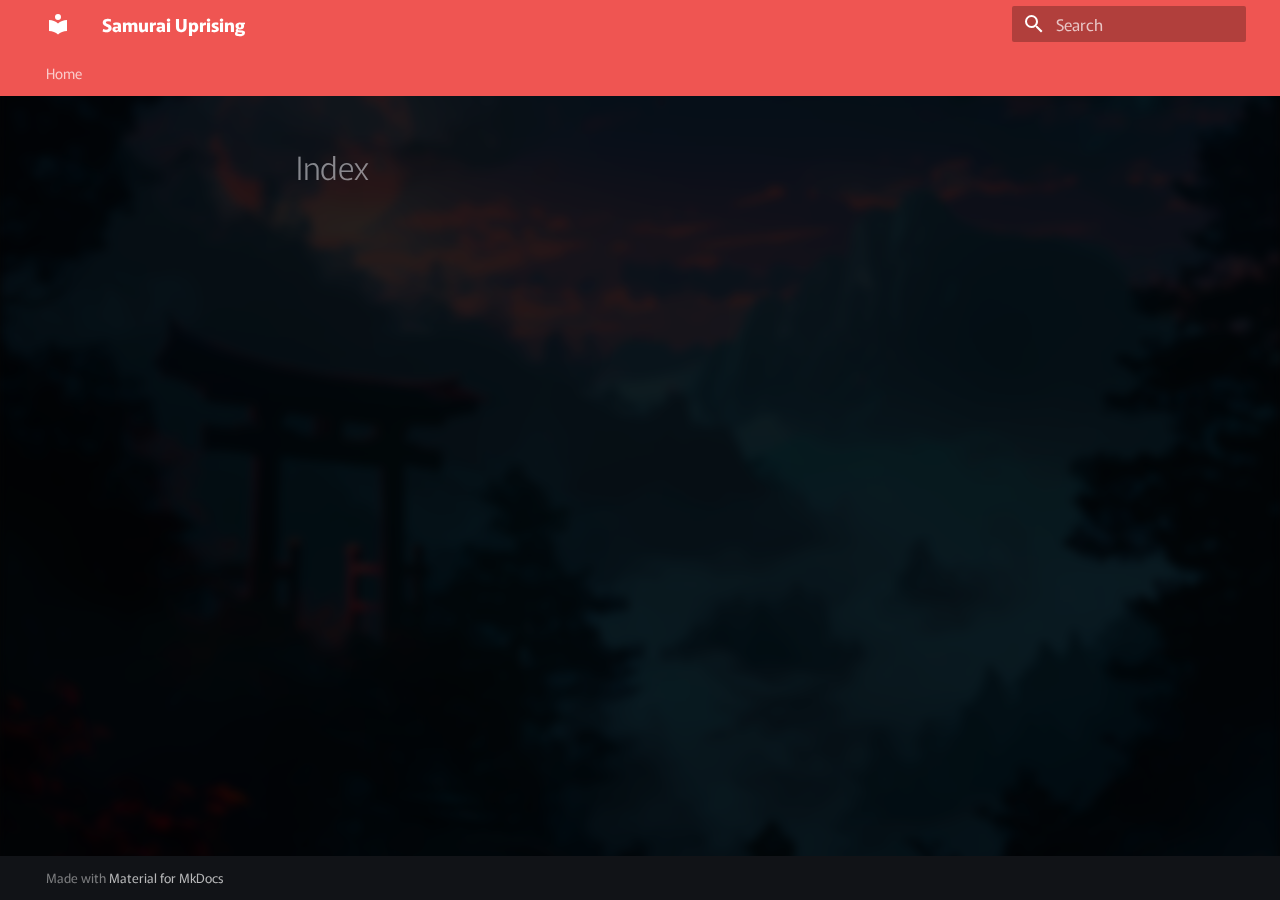
<file: tools/index.html>
<!doctype html>
<html lang="en" class="no-js">
  <head>
    
      <meta charset="utf-8">
      <meta name="viewport" content="width=device-width,initial-scale=1">
      
      
        <meta name="author" content="ingine">
      
      
        <link rel="canonical" href="https://shahiutsav.github.io/samurai-uprising/tools/">
      
      
      
      
      <link rel="icon" href="../assets/images/favicon.png">
      <meta name="generator" content="mkdocs-1.6.1, mkdocs-material-9.6.14">
    
    
      
        <title>Index - Samurai Uprising</title>
      
    
    
      <link rel="stylesheet" href="../assets/stylesheets/main.342714a4.min.css">
      
        
        <link rel="stylesheet" href="../assets/stylesheets/palette.06af60db.min.css">
      
      


    
    
      
    
    
      
        
        
        <link rel="preconnect" href="https://fonts.gstatic.com" crossorigin>
        <link rel="stylesheet" href="https://fonts.googleapis.com/css?family=Murecho:300,300i,400,400i,700,700i%7CRoboto,+sans-serif:400,400i,700,700i&display=fallback">
        <style>:root{--md-text-font:"Murecho";--md-code-font:"Roboto, sans-serif"}</style>
      
    
    
      <link rel="stylesheet" href="../assets/css/custom.css">
    
    <script>__md_scope=new URL("..",location),__md_hash=e=>[...e].reduce(((e,_)=>(e<<5)-e+_.charCodeAt(0)),0),__md_get=(e,_=localStorage,t=__md_scope)=>JSON.parse(_.getItem(t.pathname+"."+e)),__md_set=(e,_,t=localStorage,a=__md_scope)=>{try{t.setItem(a.pathname+"."+e,JSON.stringify(_))}catch(e){}}</script>
    
      

    
    
    
  </head>
  
  
    
    
    
    
    
    <body dir="ltr" data-md-color-scheme="slate" data-md-color-primary="red" data-md-color-accent="orange">
  
    
    <input class="md-toggle" data-md-toggle="drawer" type="checkbox" id="__drawer" autocomplete="off">
    <input class="md-toggle" data-md-toggle="search" type="checkbox" id="__search" autocomplete="off">
    <label class="md-overlay" for="__drawer"></label>
    <div data-md-component="skip">
      
    </div>
    <div data-md-component="announce">
      
    </div>
    
    
      

<header class="md-header" data-md-component="header">
  <nav class="md-header__inner md-grid" aria-label="Header">
    <a href=".." title="Samurai Uprising" class="md-header__button md-logo" aria-label="Samurai Uprising" data-md-component="logo">
      
  
  <svg xmlns="http://www.w3.org/2000/svg" viewBox="0 0 24 24"><path d="M12 8a3 3 0 0 0 3-3 3 3 0 0 0-3-3 3 3 0 0 0-3 3 3 3 0 0 0 3 3m0 3.54C9.64 9.35 6.5 8 3 8v11c3.5 0 6.64 1.35 9 3.54 2.36-2.19 5.5-3.54 9-3.54V8c-3.5 0-6.64 1.35-9 3.54"/></svg>

    </a>
    <label class="md-header__button md-icon" for="__drawer">
      
      <svg xmlns="http://www.w3.org/2000/svg" viewBox="0 0 24 24"><path d="M3 6h18v2H3zm0 5h18v2H3zm0 5h18v2H3z"/></svg>
    </label>
    <div class="md-header__title" data-md-component="header-title">
      <div class="md-header__ellipsis">
        <div class="md-header__topic">
          <span class="md-ellipsis">
            Samurai Uprising
          </span>
        </div>
        <div class="md-header__topic" data-md-component="header-topic">
          <span class="md-ellipsis">
            
              Index
            
          </span>
        </div>
      </div>
    </div>
    
      
    
    
    
    
      
      
        <label class="md-header__button md-icon" for="__search">
          
          <svg xmlns="http://www.w3.org/2000/svg" viewBox="0 0 24 24"><path d="M9.5 3A6.5 6.5 0 0 1 16 9.5c0 1.61-.59 3.09-1.56 4.23l.27.27h.79l5 5-1.5 1.5-5-5v-.79l-.27-.27A6.52 6.52 0 0 1 9.5 16 6.5 6.5 0 0 1 3 9.5 6.5 6.5 0 0 1 9.5 3m0 2C7 5 5 7 5 9.5S7 14 9.5 14 14 12 14 9.5 12 5 9.5 5"/></svg>
        </label>
        <div class="md-search" data-md-component="search" role="dialog">
  <label class="md-search__overlay" for="__search"></label>
  <div class="md-search__inner" role="search">
    <form class="md-search__form" name="search">
      <input type="text" class="md-search__input" name="query" aria-label="Search" placeholder="Search" autocapitalize="off" autocorrect="off" autocomplete="off" spellcheck="false" data-md-component="search-query" required>
      <label class="md-search__icon md-icon" for="__search">
        
        <svg xmlns="http://www.w3.org/2000/svg" viewBox="0 0 24 24"><path d="M9.5 3A6.5 6.5 0 0 1 16 9.5c0 1.61-.59 3.09-1.56 4.23l.27.27h.79l5 5-1.5 1.5-5-5v-.79l-.27-.27A6.52 6.52 0 0 1 9.5 16 6.5 6.5 0 0 1 3 9.5 6.5 6.5 0 0 1 9.5 3m0 2C7 5 5 7 5 9.5S7 14 9.5 14 14 12 14 9.5 12 5 9.5 5"/></svg>
        
        <svg xmlns="http://www.w3.org/2000/svg" viewBox="0 0 24 24"><path d="M20 11v2H8l5.5 5.5-1.42 1.42L4.16 12l7.92-7.92L13.5 5.5 8 11z"/></svg>
      </label>
      <nav class="md-search__options" aria-label="Search">
        
        <button type="reset" class="md-search__icon md-icon" title="Clear" aria-label="Clear" tabindex="-1">
          
          <svg xmlns="http://www.w3.org/2000/svg" viewBox="0 0 24 24"><path d="M19 6.41 17.59 5 12 10.59 6.41 5 5 6.41 10.59 12 5 17.59 6.41 19 12 13.41 17.59 19 19 17.59 13.41 12z"/></svg>
        </button>
      </nav>
      
    </form>
    <div class="md-search__output">
      <div class="md-search__scrollwrap" tabindex="0" data-md-scrollfix>
        <div class="md-search-result" data-md-component="search-result">
          <div class="md-search-result__meta">
            Initializing search
          </div>
          <ol class="md-search-result__list" role="presentation"></ol>
        </div>
      </div>
    </div>
  </div>
</div>
      
    
    
  </nav>
  
</header>
    
    <div class="md-container" data-md-component="container">
      
      
        
          
            
<nav class="md-tabs" aria-label="Tabs" data-md-component="tabs">
  <div class="md-grid">
    <ul class="md-tabs__list">
      
        
  
  
  
  
    
    
      <li class="md-tabs__item">
        <a href=".." class="md-tabs__link">
          
  
  
    
  
  Home

        </a>
      </li>
    
  

      
    </ul>
  </div>
</nav>
          
        
      
      <main class="md-main" data-md-component="main">
        <div class="md-main__inner md-grid">
          
            
              
              <div class="md-sidebar md-sidebar--primary" data-md-component="sidebar" data-md-type="navigation" >
                <div class="md-sidebar__scrollwrap">
                  <div class="md-sidebar__inner">
                    


  


<nav class="md-nav md-nav--primary md-nav--lifted" aria-label="Navigation" data-md-level="0">
  <label class="md-nav__title" for="__drawer">
    <a href=".." title="Samurai Uprising" class="md-nav__button md-logo" aria-label="Samurai Uprising" data-md-component="logo">
      
  
  <svg xmlns="http://www.w3.org/2000/svg" viewBox="0 0 24 24"><path d="M12 8a3 3 0 0 0 3-3 3 3 0 0 0-3-3 3 3 0 0 0-3 3 3 3 0 0 0 3 3m0 3.54C9.64 9.35 6.5 8 3 8v11c3.5 0 6.64 1.35 9 3.54 2.36-2.19 5.5-3.54 9-3.54V8c-3.5 0-6.64 1.35-9 3.54"/></svg>

    </a>
    Samurai Uprising
  </label>
  
  <ul class="md-nav__list" data-md-scrollfix>
    
      
      
  
  
  
  
    
    
      
        
          
        
      
        
      
        
      
        
      
    
    
    
      
      
    
    
    <li class="md-nav__item md-nav__item--nested">
      
        
        
          
        
        <input class="md-nav__toggle md-toggle md-toggle--indeterminate" type="checkbox" id="__nav_1" >
        
          
          <div class="md-nav__link md-nav__container">
            <a href=".." class="md-nav__link ">
              
  
  
  <span class="md-ellipsis">
    Home
    
  </span>
  

            </a>
            
              
              <label class="md-nav__link " for="__nav_1" id="__nav_1_label" tabindex="0">
                <span class="md-nav__icon md-icon"></span>
              </label>
            
          </div>
        
        <nav class="md-nav" data-md-level="1" aria-labelledby="__nav_1_label" aria-expanded="false">
          <label class="md-nav__title" for="__nav_1">
            <span class="md-nav__icon md-icon"></span>
            Home
          </label>
          <ul class="md-nav__list" data-md-scrollfix>
            
              
            
              
                
  
  
  
  
    <li class="md-nav__item">
      <a href="../guide/" class="md-nav__link">
        
  
  
  <span class="md-ellipsis">
    Basics
    
  </span>
  

      </a>
    </li>
  

              
            
              
                
  
  
  
  
    
    
      
        
      
    
    
    
      
      
    
    
    <li class="md-nav__item md-nav__item--nested">
      
        
        
          
        
        <input class="md-nav__toggle md-toggle md-toggle--indeterminate" type="checkbox" id="__nav_1_3" >
        
          
          <label class="md-nav__link" for="__nav_1_3" id="__nav_1_3_label" tabindex="0">
            
  
  
  <span class="md-ellipsis">
    Guides
    
  </span>
  

            <span class="md-nav__icon md-icon"></span>
          </label>
        
        <nav class="md-nav" data-md-level="2" aria-labelledby="__nav_1_3_label" aria-expanded="false">
          <label class="md-nav__title" for="__nav_1_3">
            <span class="md-nav__icon md-icon"></span>
            Guides
          </label>
          <ul class="md-nav__list" data-md-scrollfix>
            
              
                
  
  
  
  
    <li class="md-nav__item">
      <a href="../guides/war/" class="md-nav__link">
        
  
  
  <span class="md-ellipsis">
    War
    
  </span>
  

      </a>
    </li>
  

              
            
          </ul>
        </nav>
      
    </li>
  

              
            
              
                
  
  
  
  
    
    
      
        
      
        
      
    
    
    
      
      
    
    
    <li class="md-nav__item md-nav__item--nested">
      
        
        
          
        
        <input class="md-nav__toggle md-toggle md-toggle--indeterminate" type="checkbox" id="__nav_1_4" >
        
          
          <label class="md-nav__link" for="__nav_1_4" id="__nav_1_4_label" tabindex="0">
            
  
  
  <span class="md-ellipsis">
    Tools
    
  </span>
  

            <span class="md-nav__icon md-icon"></span>
          </label>
        
        <nav class="md-nav" data-md-level="2" aria-labelledby="__nav_1_4_label" aria-expanded="false">
          <label class="md-nav__title" for="__nav_1_4">
            <span class="md-nav__icon md-icon"></span>
            Tools
          </label>
          <ul class="md-nav__list" data-md-scrollfix>
            
              
                
  
  
  
  
    <li class="md-nav__item">
      <a href="tornstats/" class="md-nav__link">
        
  
  
  <span class="md-ellipsis">
    TornStats
    
  </span>
  

      </a>
    </li>
  

              
            
              
                
  
  
  
  
    <li class="md-nav__item">
      <a href="discord/" class="md-nav__link">
        
  
  
  <span class="md-ellipsis">
    Discord
    
  </span>
  

      </a>
    </li>
  

              
            
          </ul>
        </nav>
      
    </li>
  

              
            
          </ul>
        </nav>
      
    </li>
  

    
  </ul>
</nav>
                  </div>
                </div>
              </div>
            
            
              
              <div class="md-sidebar md-sidebar--secondary" data-md-component="sidebar" data-md-type="toc" >
                <div class="md-sidebar__scrollwrap">
                  <div class="md-sidebar__inner">
                    

<nav class="md-nav md-nav--secondary" aria-label="Table of contents">
  
  
  
  
</nav>
                  </div>
                </div>
              </div>
            
          
          
            <div class="md-content" data-md-component="content">
              <article class="md-content__inner md-typeset">
                
                  



  <h1>Index</h1>














                
              </article>
            </div>
          
          
<script>var target=document.getElementById(location.hash.slice(1));target&&target.name&&(target.checked=target.name.startsWith("__tabbed_"))</script>
        </div>
        
          <button type="button" class="md-top md-icon" data-md-component="top" hidden>
  
  <svg xmlns="http://www.w3.org/2000/svg" viewBox="0 0 24 24"><path d="M13 20h-2V8l-5.5 5.5-1.42-1.42L12 4.16l7.92 7.92-1.42 1.42L13 8z"/></svg>
  Back to top
</button>
        
      </main>
      
        <footer class="md-footer">
  
  <div class="md-footer-meta md-typeset">
    <div class="md-footer-meta__inner md-grid">
      <div class="md-copyright">
  
  
    Made with
    <a href="https://squidfunk.github.io/mkdocs-material/" target="_blank" rel="noopener">
      Material for MkDocs
    </a>
  
</div>
      
    </div>
  </div>
</footer>
      
    </div>
    <div class="md-dialog" data-md-component="dialog">
      <div class="md-dialog__inner md-typeset"></div>
    </div>
    
    
    
      
      <script id="__config" type="application/json">{"base": "..", "features": ["navigation.tabs", "navigation.expand", "navigation.path", "navigation.top", "navigation.indexes"], "search": "../assets/javascripts/workers/search.d50fe291.min.js", "tags": null, "translations": {"clipboard.copied": "Copied to clipboard", "clipboard.copy": "Copy to clipboard", "search.result.more.one": "1 more on this page", "search.result.more.other": "# more on this page", "search.result.none": "No matching documents", "search.result.one": "1 matching document", "search.result.other": "# matching documents", "search.result.placeholder": "Type to start searching", "search.result.term.missing": "Missing", "select.version": "Select version"}, "version": null}</script>
    
    
      <script src="../assets/javascripts/bundle.13a4f30d.min.js"></script>
      
    
  </body>
</html>
</file>
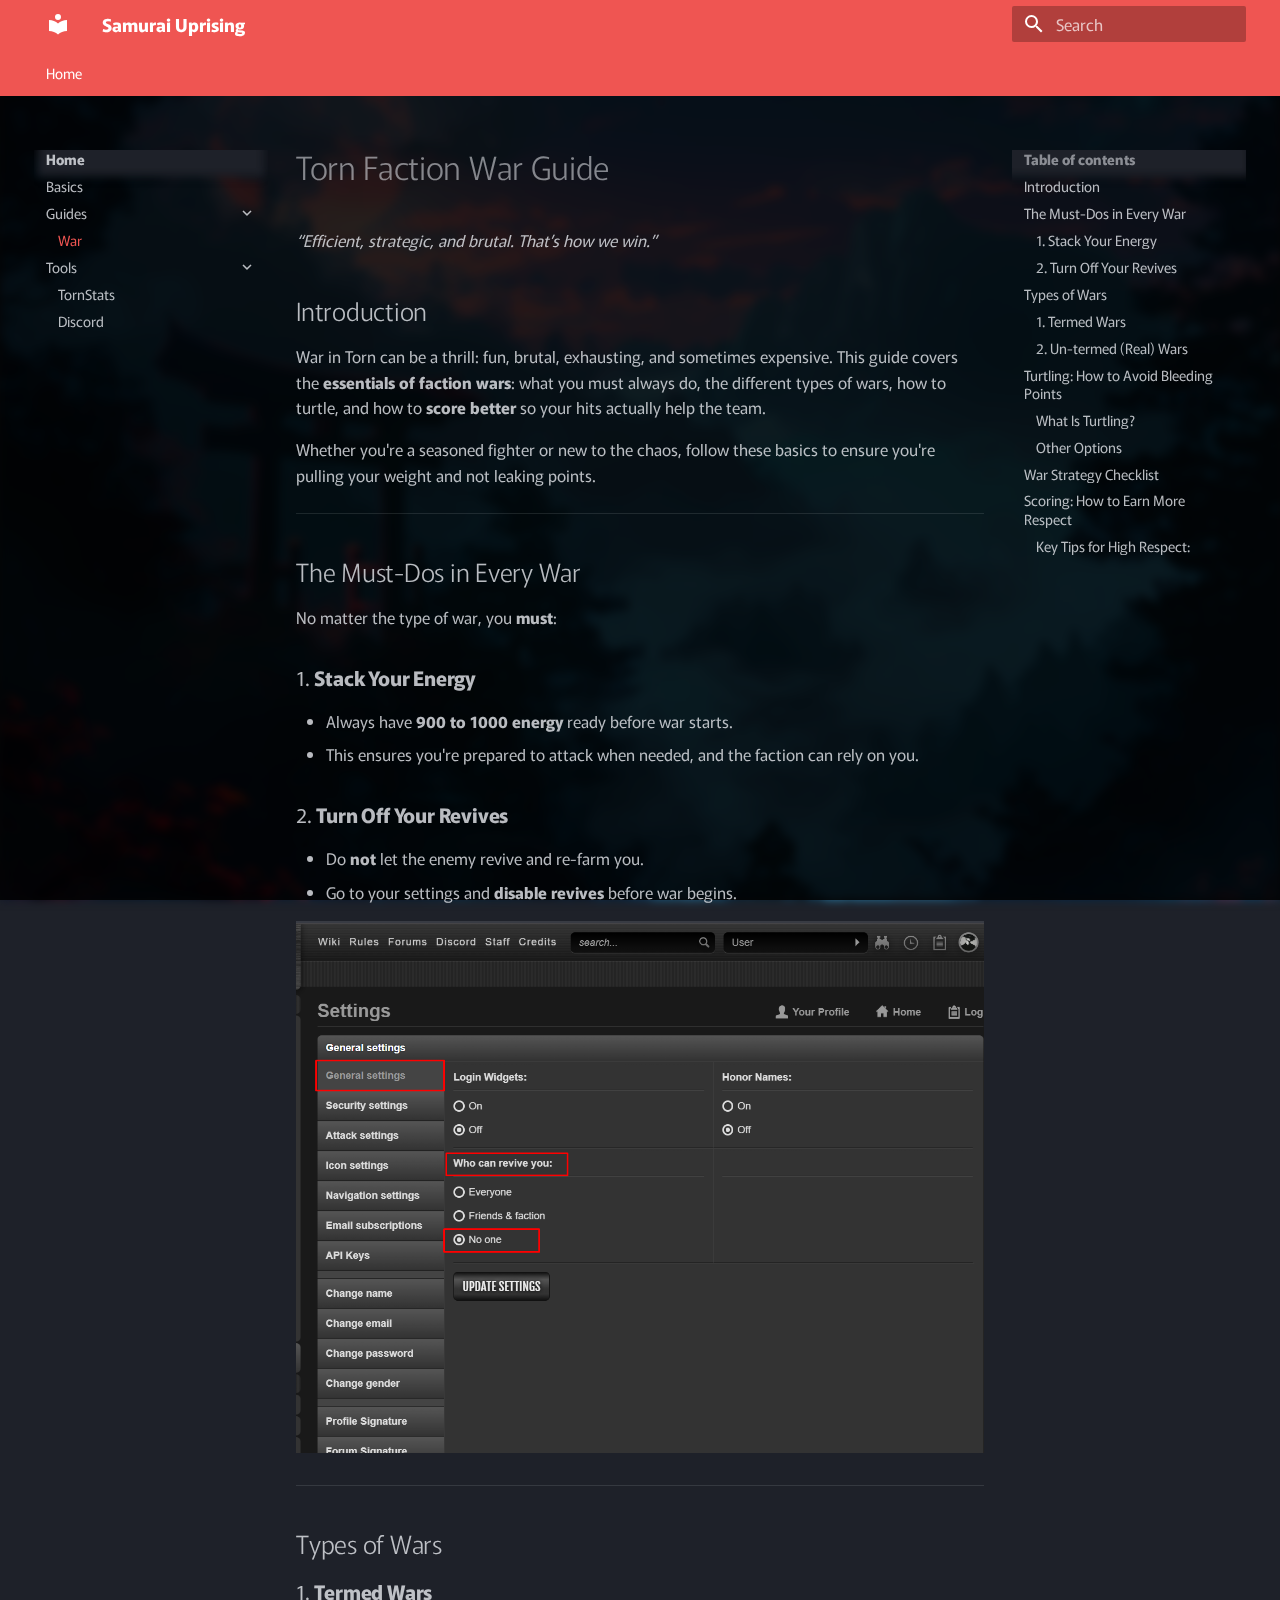
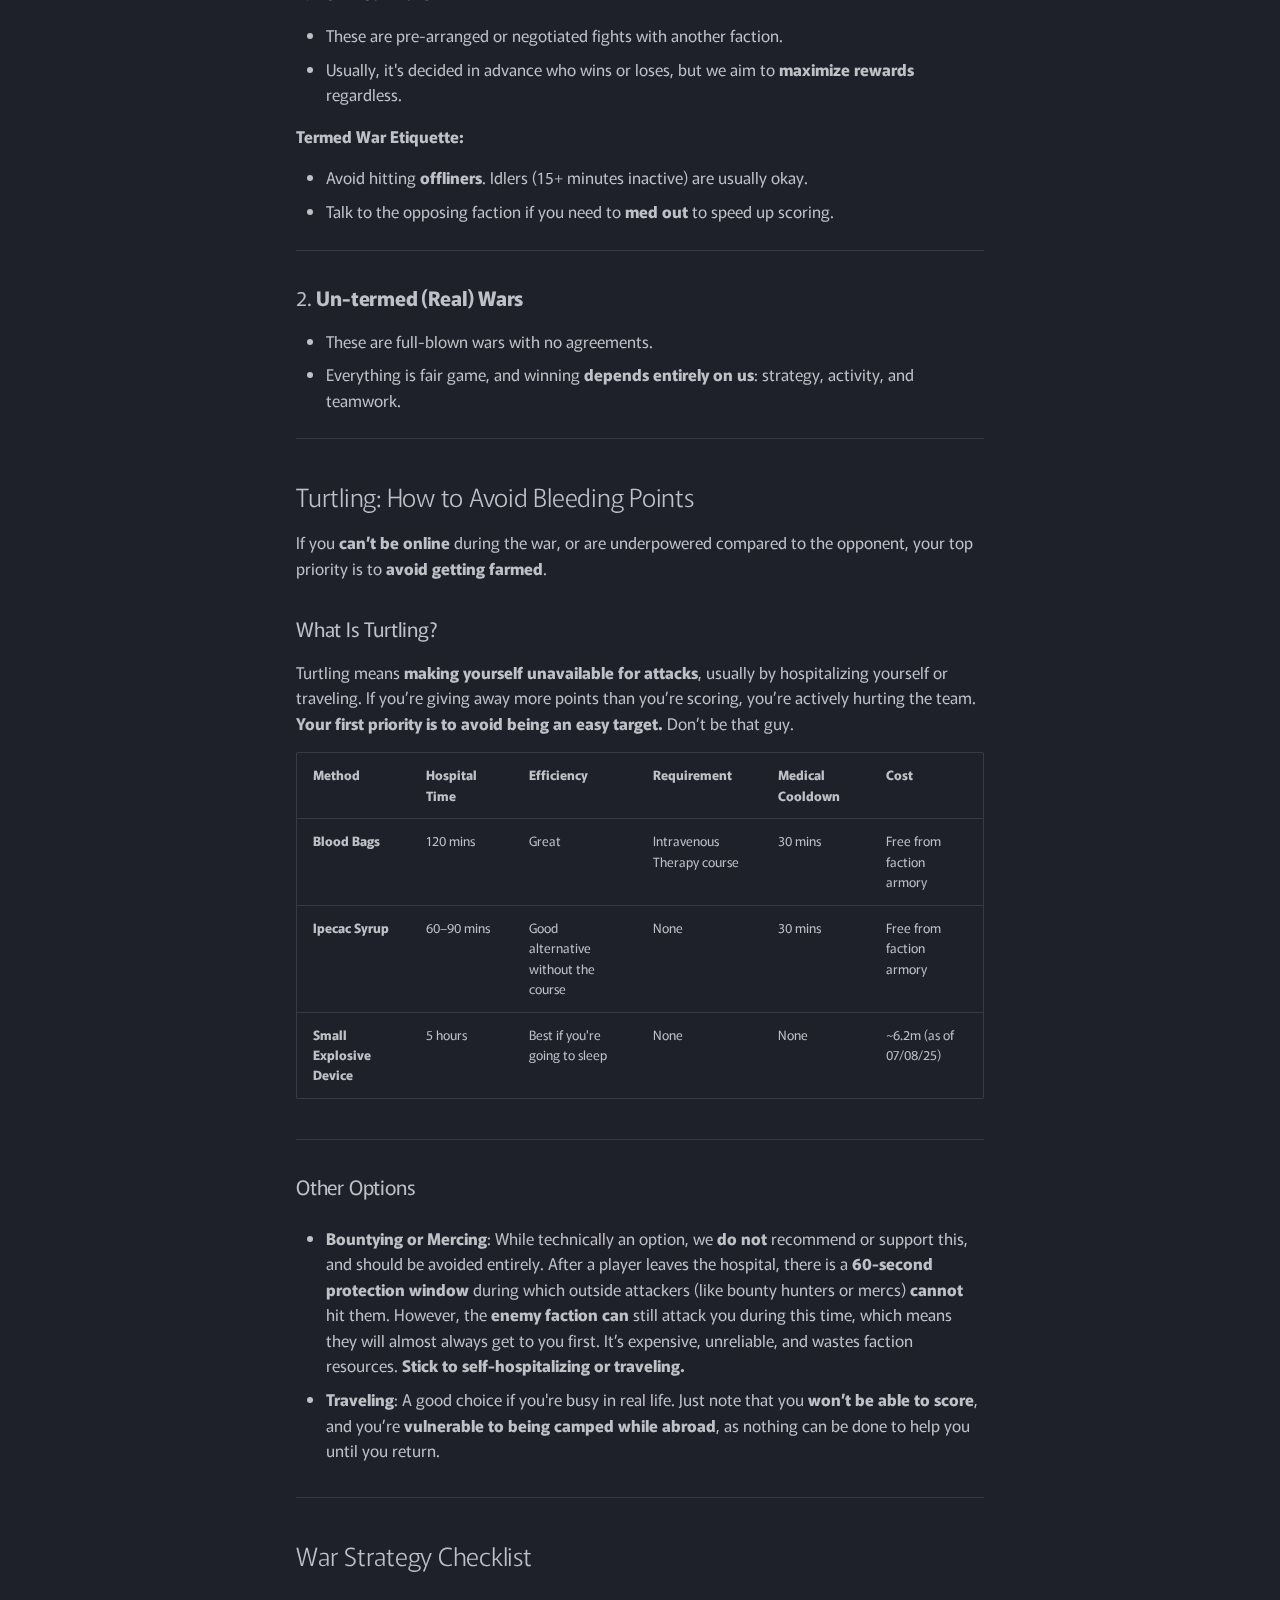
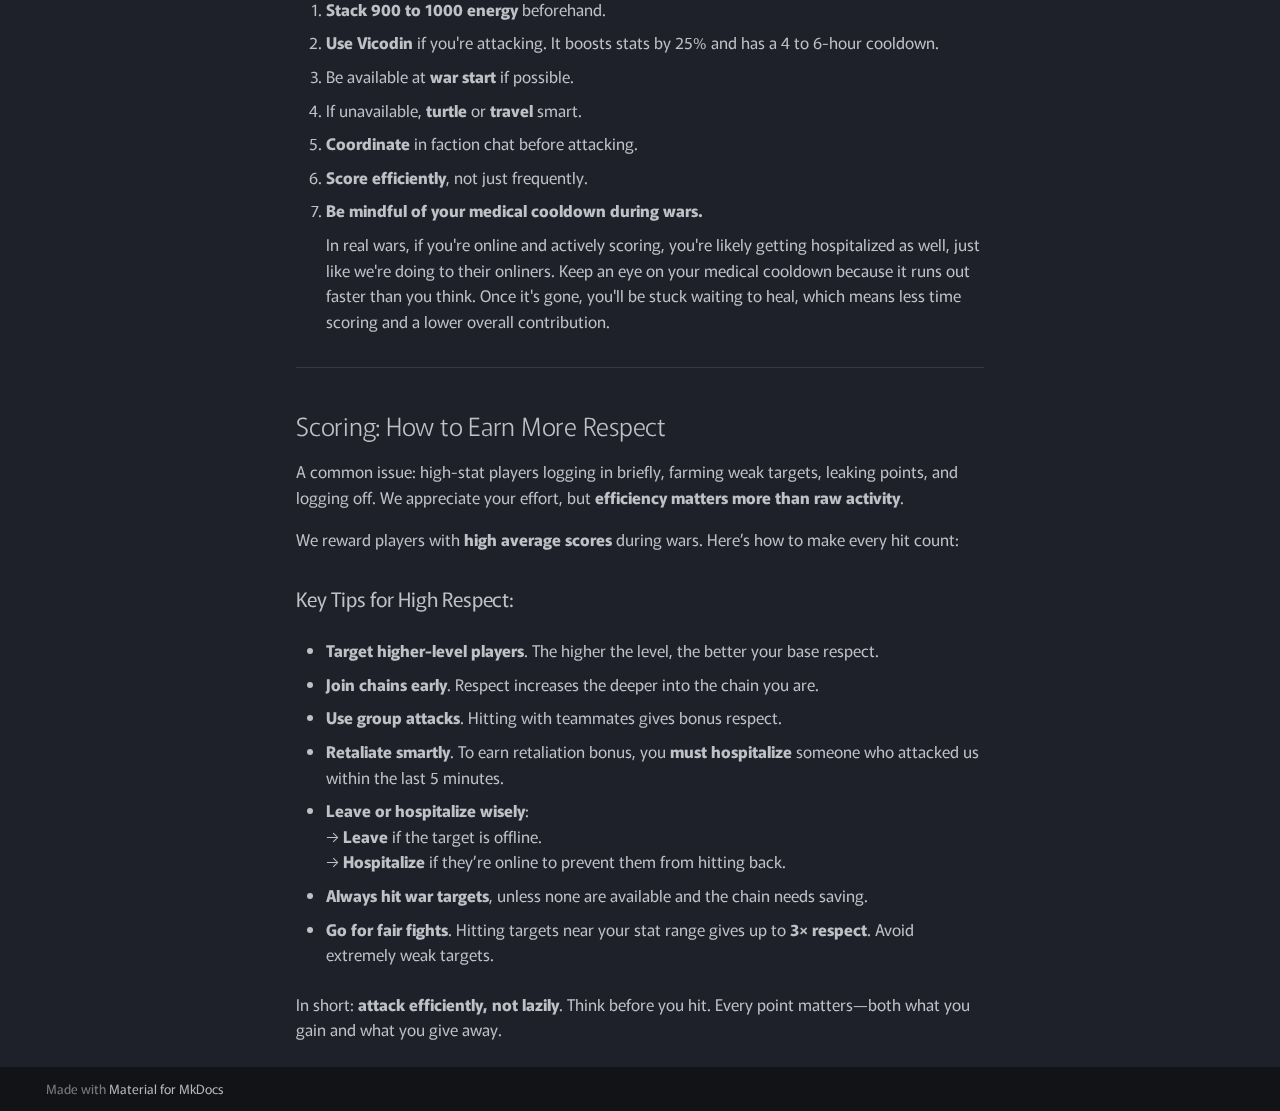
<file: guides/war/index.html>
<!doctype html>
<html lang="en" class="no-js">
  <head>
    
      <meta charset="utf-8">
      <meta name="viewport" content="width=device-width,initial-scale=1">
      
      
        <meta name="author" content="ingine">
      
      
        <link rel="canonical" href="https://shahiutsav.github.io/samurai-uprising/guides/war/">
      
      
        <link rel="prev" href="../../guide/">
      
      
        <link rel="next" href="../../tools/tornstats/">
      
      
      <link rel="icon" href="../../assets/images/favicon.png">
      <meta name="generator" content="mkdocs-1.6.1, mkdocs-material-9.6.14">
    
    
      
        <title>War - Samurai Uprising</title>
      
    
    
      <link rel="stylesheet" href="../../assets/stylesheets/main.342714a4.min.css">
      
        
        <link rel="stylesheet" href="../../assets/stylesheets/palette.06af60db.min.css">
      
      


    
    
      
    
    
      
        
        
        <link rel="preconnect" href="https://fonts.gstatic.com" crossorigin>
        <link rel="stylesheet" href="https://fonts.googleapis.com/css?family=Murecho:300,300i,400,400i,700,700i%7CRoboto,+sans-serif:400,400i,700,700i&display=fallback">
        <style>:root{--md-text-font:"Murecho";--md-code-font:"Roboto, sans-serif"}</style>
      
    
    
      <link rel="stylesheet" href="../../assets/css/custom.css">
    
    <script>__md_scope=new URL("../..",location),__md_hash=e=>[...e].reduce(((e,_)=>(e<<5)-e+_.charCodeAt(0)),0),__md_get=(e,_=localStorage,t=__md_scope)=>JSON.parse(_.getItem(t.pathname+"."+e)),__md_set=(e,_,t=localStorage,a=__md_scope)=>{try{t.setItem(a.pathname+"."+e,JSON.stringify(_))}catch(e){}}</script>
    
      

    
    
    
  </head>
  
  
    
    
    
    
    
    <body dir="ltr" data-md-color-scheme="slate" data-md-color-primary="red" data-md-color-accent="orange">
  
    
    <input class="md-toggle" data-md-toggle="drawer" type="checkbox" id="__drawer" autocomplete="off">
    <input class="md-toggle" data-md-toggle="search" type="checkbox" id="__search" autocomplete="off">
    <label class="md-overlay" for="__drawer"></label>
    <div data-md-component="skip">
      
        
        <a href="#torn-faction-war-guide" class="md-skip">
          Skip to content
        </a>
      
    </div>
    <div data-md-component="announce">
      
    </div>
    
    
      

<header class="md-header" data-md-component="header">
  <nav class="md-header__inner md-grid" aria-label="Header">
    <a href="../.." title="Samurai Uprising" class="md-header__button md-logo" aria-label="Samurai Uprising" data-md-component="logo">
      
  
  <svg xmlns="http://www.w3.org/2000/svg" viewBox="0 0 24 24"><path d="M12 8a3 3 0 0 0 3-3 3 3 0 0 0-3-3 3 3 0 0 0-3 3 3 3 0 0 0 3 3m0 3.54C9.64 9.35 6.5 8 3 8v11c3.5 0 6.64 1.35 9 3.54 2.36-2.19 5.5-3.54 9-3.54V8c-3.5 0-6.64 1.35-9 3.54"/></svg>

    </a>
    <label class="md-header__button md-icon" for="__drawer">
      
      <svg xmlns="http://www.w3.org/2000/svg" viewBox="0 0 24 24"><path d="M3 6h18v2H3zm0 5h18v2H3zm0 5h18v2H3z"/></svg>
    </label>
    <div class="md-header__title" data-md-component="header-title">
      <div class="md-header__ellipsis">
        <div class="md-header__topic">
          <span class="md-ellipsis">
            Samurai Uprising
          </span>
        </div>
        <div class="md-header__topic" data-md-component="header-topic">
          <span class="md-ellipsis">
            
              War
            
          </span>
        </div>
      </div>
    </div>
    
      
    
    
    
    
      
      
        <label class="md-header__button md-icon" for="__search">
          
          <svg xmlns="http://www.w3.org/2000/svg" viewBox="0 0 24 24"><path d="M9.5 3A6.5 6.5 0 0 1 16 9.5c0 1.61-.59 3.09-1.56 4.23l.27.27h.79l5 5-1.5 1.5-5-5v-.79l-.27-.27A6.52 6.52 0 0 1 9.5 16 6.5 6.5 0 0 1 3 9.5 6.5 6.5 0 0 1 9.5 3m0 2C7 5 5 7 5 9.5S7 14 9.5 14 14 12 14 9.5 12 5 9.5 5"/></svg>
        </label>
        <div class="md-search" data-md-component="search" role="dialog">
  <label class="md-search__overlay" for="__search"></label>
  <div class="md-search__inner" role="search">
    <form class="md-search__form" name="search">
      <input type="text" class="md-search__input" name="query" aria-label="Search" placeholder="Search" autocapitalize="off" autocorrect="off" autocomplete="off" spellcheck="false" data-md-component="search-query" required>
      <label class="md-search__icon md-icon" for="__search">
        
        <svg xmlns="http://www.w3.org/2000/svg" viewBox="0 0 24 24"><path d="M9.5 3A6.5 6.5 0 0 1 16 9.5c0 1.61-.59 3.09-1.56 4.23l.27.27h.79l5 5-1.5 1.5-5-5v-.79l-.27-.27A6.52 6.52 0 0 1 9.5 16 6.5 6.5 0 0 1 3 9.5 6.5 6.5 0 0 1 9.5 3m0 2C7 5 5 7 5 9.5S7 14 9.5 14 14 12 14 9.5 12 5 9.5 5"/></svg>
        
        <svg xmlns="http://www.w3.org/2000/svg" viewBox="0 0 24 24"><path d="M20 11v2H8l5.5 5.5-1.42 1.42L4.16 12l7.92-7.92L13.5 5.5 8 11z"/></svg>
      </label>
      <nav class="md-search__options" aria-label="Search">
        
        <button type="reset" class="md-search__icon md-icon" title="Clear" aria-label="Clear" tabindex="-1">
          
          <svg xmlns="http://www.w3.org/2000/svg" viewBox="0 0 24 24"><path d="M19 6.41 17.59 5 12 10.59 6.41 5 5 6.41 10.59 12 5 17.59 6.41 19 12 13.41 17.59 19 19 17.59 13.41 12z"/></svg>
        </button>
      </nav>
      
    </form>
    <div class="md-search__output">
      <div class="md-search__scrollwrap" tabindex="0" data-md-scrollfix>
        <div class="md-search-result" data-md-component="search-result">
          <div class="md-search-result__meta">
            Initializing search
          </div>
          <ol class="md-search-result__list" role="presentation"></ol>
        </div>
      </div>
    </div>
  </div>
</div>
      
    
    
  </nav>
  
</header>
    
    <div class="md-container" data-md-component="container">
      
      
        
          
            
<nav class="md-tabs" aria-label="Tabs" data-md-component="tabs">
  <div class="md-grid">
    <ul class="md-tabs__list">
      
        
  
  
  
    
  
  
    
    
      <li class="md-tabs__item md-tabs__item--active">
        <a href="../.." class="md-tabs__link">
          
  
  
    
  
  Home

        </a>
      </li>
    
  

      
    </ul>
  </div>
</nav>
          
        
      
      <main class="md-main" data-md-component="main">
        <div class="md-main__inner md-grid">
          
            
              
              <div class="md-sidebar md-sidebar--primary" data-md-component="sidebar" data-md-type="navigation" >
                <div class="md-sidebar__scrollwrap">
                  <div class="md-sidebar__inner">
                    


  


<nav class="md-nav md-nav--primary md-nav--lifted" aria-label="Navigation" data-md-level="0">
  <label class="md-nav__title" for="__drawer">
    <a href="../.." title="Samurai Uprising" class="md-nav__button md-logo" aria-label="Samurai Uprising" data-md-component="logo">
      
  
  <svg xmlns="http://www.w3.org/2000/svg" viewBox="0 0 24 24"><path d="M12 8a3 3 0 0 0 3-3 3 3 0 0 0-3-3 3 3 0 0 0-3 3 3 3 0 0 0 3 3m0 3.54C9.64 9.35 6.5 8 3 8v11c3.5 0 6.64 1.35 9 3.54 2.36-2.19 5.5-3.54 9-3.54V8c-3.5 0-6.64 1.35-9 3.54"/></svg>

    </a>
    Samurai Uprising
  </label>
  
  <ul class="md-nav__list" data-md-scrollfix>
    
      
      
  
  
    
  
  
  
    
    
      
        
          
        
      
        
      
        
      
        
      
    
    
    
      
        
        
      
      
    
    
    <li class="md-nav__item md-nav__item--active md-nav__item--section md-nav__item--nested">
      
        
        
        <input class="md-nav__toggle md-toggle " type="checkbox" id="__nav_1" checked>
        
          
          <div class="md-nav__link md-nav__container">
            <a href="../.." class="md-nav__link ">
              
  
  
  <span class="md-ellipsis">
    Home
    
  </span>
  

            </a>
            
              
              <label class="md-nav__link " for="__nav_1" id="__nav_1_label" tabindex="">
                <span class="md-nav__icon md-icon"></span>
              </label>
            
          </div>
        
        <nav class="md-nav" data-md-level="1" aria-labelledby="__nav_1_label" aria-expanded="true">
          <label class="md-nav__title" for="__nav_1">
            <span class="md-nav__icon md-icon"></span>
            Home
          </label>
          <ul class="md-nav__list" data-md-scrollfix>
            
              
            
              
                
  
  
  
  
    <li class="md-nav__item">
      <a href="../../guide/" class="md-nav__link">
        
  
  
  <span class="md-ellipsis">
    Basics
    
  </span>
  

      </a>
    </li>
  

              
            
              
                
  
  
    
  
  
  
    
    
      
        
      
    
    
    
      
      
    
    
    <li class="md-nav__item md-nav__item--active md-nav__item--nested">
      
        
        
        <input class="md-nav__toggle md-toggle " type="checkbox" id="__nav_1_3" checked>
        
          
          <label class="md-nav__link" for="__nav_1_3" id="__nav_1_3_label" tabindex="0">
            
  
  
  <span class="md-ellipsis">
    Guides
    
  </span>
  

            <span class="md-nav__icon md-icon"></span>
          </label>
        
        <nav class="md-nav" data-md-level="2" aria-labelledby="__nav_1_3_label" aria-expanded="true">
          <label class="md-nav__title" for="__nav_1_3">
            <span class="md-nav__icon md-icon"></span>
            Guides
          </label>
          <ul class="md-nav__list" data-md-scrollfix>
            
              
                
  
  
    
  
  
  
    <li class="md-nav__item md-nav__item--active">
      
      <input class="md-nav__toggle md-toggle" type="checkbox" id="__toc">
      
      
        
      
      
        <label class="md-nav__link md-nav__link--active" for="__toc">
          
  
  
  <span class="md-ellipsis">
    War
    
  </span>
  

          <span class="md-nav__icon md-icon"></span>
        </label>
      
      <a href="./" class="md-nav__link md-nav__link--active">
        
  
  
  <span class="md-ellipsis">
    War
    
  </span>
  

      </a>
      
        

<nav class="md-nav md-nav--secondary" aria-label="Table of contents">
  
  
  
    
  
  
    <label class="md-nav__title" for="__toc">
      <span class="md-nav__icon md-icon"></span>
      Table of contents
    </label>
    <ul class="md-nav__list" data-md-component="toc" data-md-scrollfix>
      
        <li class="md-nav__item">
  <a href="#introduction" class="md-nav__link">
    <span class="md-ellipsis">
      Introduction
    </span>
  </a>
  
</li>
      
        <li class="md-nav__item">
  <a href="#the-must-dos-in-every-war" class="md-nav__link">
    <span class="md-ellipsis">
      The Must-Dos in Every War
    </span>
  </a>
  
    <nav class="md-nav" aria-label="The Must-Dos in Every War">
      <ul class="md-nav__list">
        
          <li class="md-nav__item">
  <a href="#1-stack-your-energy" class="md-nav__link">
    <span class="md-ellipsis">
      1. Stack Your Energy
    </span>
  </a>
  
</li>
        
          <li class="md-nav__item">
  <a href="#2-turn-off-your-revives" class="md-nav__link">
    <span class="md-ellipsis">
      2. Turn Off Your Revives
    </span>
  </a>
  
</li>
        
      </ul>
    </nav>
  
</li>
      
        <li class="md-nav__item">
  <a href="#types-of-wars" class="md-nav__link">
    <span class="md-ellipsis">
      Types of Wars
    </span>
  </a>
  
    <nav class="md-nav" aria-label="Types of Wars">
      <ul class="md-nav__list">
        
          <li class="md-nav__item">
  <a href="#1-termed-wars" class="md-nav__link">
    <span class="md-ellipsis">
      1. Termed Wars
    </span>
  </a>
  
</li>
        
          <li class="md-nav__item">
  <a href="#2-un-termed-real-wars" class="md-nav__link">
    <span class="md-ellipsis">
      2. Un-termed (Real) Wars
    </span>
  </a>
  
</li>
        
      </ul>
    </nav>
  
</li>
      
        <li class="md-nav__item">
  <a href="#turtling-how-to-avoid-bleeding-points" class="md-nav__link">
    <span class="md-ellipsis">
      Turtling: How to Avoid Bleeding Points
    </span>
  </a>
  
    <nav class="md-nav" aria-label="Turtling: How to Avoid Bleeding Points">
      <ul class="md-nav__list">
        
          <li class="md-nav__item">
  <a href="#what-is-turtling" class="md-nav__link">
    <span class="md-ellipsis">
      What Is Turtling?
    </span>
  </a>
  
</li>
        
          <li class="md-nav__item">
  <a href="#other-options" class="md-nav__link">
    <span class="md-ellipsis">
      Other Options
    </span>
  </a>
  
</li>
        
      </ul>
    </nav>
  
</li>
      
        <li class="md-nav__item">
  <a href="#war-strategy-checklist" class="md-nav__link">
    <span class="md-ellipsis">
      War Strategy Checklist
    </span>
  </a>
  
</li>
      
        <li class="md-nav__item">
  <a href="#scoring-how-to-earn-more-respect" class="md-nav__link">
    <span class="md-ellipsis">
      Scoring: How to Earn More Respect
    </span>
  </a>
  
    <nav class="md-nav" aria-label="Scoring: How to Earn More Respect">
      <ul class="md-nav__list">
        
          <li class="md-nav__item">
  <a href="#key-tips-for-high-respect" class="md-nav__link">
    <span class="md-ellipsis">
      Key Tips for High Respect:
    </span>
  </a>
  
</li>
        
      </ul>
    </nav>
  
</li>
      
    </ul>
  
</nav>
      
    </li>
  

              
            
          </ul>
        </nav>
      
    </li>
  

              
            
              
                
  
  
  
  
    
    
      
        
      
        
      
    
    
    
      
      
    
    
    <li class="md-nav__item md-nav__item--nested">
      
        
        
          
        
        <input class="md-nav__toggle md-toggle md-toggle--indeterminate" type="checkbox" id="__nav_1_4" >
        
          
          <label class="md-nav__link" for="__nav_1_4" id="__nav_1_4_label" tabindex="0">
            
  
  
  <span class="md-ellipsis">
    Tools
    
  </span>
  

            <span class="md-nav__icon md-icon"></span>
          </label>
        
        <nav class="md-nav" data-md-level="2" aria-labelledby="__nav_1_4_label" aria-expanded="false">
          <label class="md-nav__title" for="__nav_1_4">
            <span class="md-nav__icon md-icon"></span>
            Tools
          </label>
          <ul class="md-nav__list" data-md-scrollfix>
            
              
                
  
  
  
  
    <li class="md-nav__item">
      <a href="../../tools/tornstats/" class="md-nav__link">
        
  
  
  <span class="md-ellipsis">
    TornStats
    
  </span>
  

      </a>
    </li>
  

              
            
              
                
  
  
  
  
    <li class="md-nav__item">
      <a href="../../tools/discord/" class="md-nav__link">
        
  
  
  <span class="md-ellipsis">
    Discord
    
  </span>
  

      </a>
    </li>
  

              
            
          </ul>
        </nav>
      
    </li>
  

              
            
          </ul>
        </nav>
      
    </li>
  

    
  </ul>
</nav>
                  </div>
                </div>
              </div>
            
            
              
              <div class="md-sidebar md-sidebar--secondary" data-md-component="sidebar" data-md-type="toc" >
                <div class="md-sidebar__scrollwrap">
                  <div class="md-sidebar__inner">
                    

<nav class="md-nav md-nav--secondary" aria-label="Table of contents">
  
  
  
    
  
  
    <label class="md-nav__title" for="__toc">
      <span class="md-nav__icon md-icon"></span>
      Table of contents
    </label>
    <ul class="md-nav__list" data-md-component="toc" data-md-scrollfix>
      
        <li class="md-nav__item">
  <a href="#introduction" class="md-nav__link">
    <span class="md-ellipsis">
      Introduction
    </span>
  </a>
  
</li>
      
        <li class="md-nav__item">
  <a href="#the-must-dos-in-every-war" class="md-nav__link">
    <span class="md-ellipsis">
      The Must-Dos in Every War
    </span>
  </a>
  
    <nav class="md-nav" aria-label="The Must-Dos in Every War">
      <ul class="md-nav__list">
        
          <li class="md-nav__item">
  <a href="#1-stack-your-energy" class="md-nav__link">
    <span class="md-ellipsis">
      1. Stack Your Energy
    </span>
  </a>
  
</li>
        
          <li class="md-nav__item">
  <a href="#2-turn-off-your-revives" class="md-nav__link">
    <span class="md-ellipsis">
      2. Turn Off Your Revives
    </span>
  </a>
  
</li>
        
      </ul>
    </nav>
  
</li>
      
        <li class="md-nav__item">
  <a href="#types-of-wars" class="md-nav__link">
    <span class="md-ellipsis">
      Types of Wars
    </span>
  </a>
  
    <nav class="md-nav" aria-label="Types of Wars">
      <ul class="md-nav__list">
        
          <li class="md-nav__item">
  <a href="#1-termed-wars" class="md-nav__link">
    <span class="md-ellipsis">
      1. Termed Wars
    </span>
  </a>
  
</li>
        
          <li class="md-nav__item">
  <a href="#2-un-termed-real-wars" class="md-nav__link">
    <span class="md-ellipsis">
      2. Un-termed (Real) Wars
    </span>
  </a>
  
</li>
        
      </ul>
    </nav>
  
</li>
      
        <li class="md-nav__item">
  <a href="#turtling-how-to-avoid-bleeding-points" class="md-nav__link">
    <span class="md-ellipsis">
      Turtling: How to Avoid Bleeding Points
    </span>
  </a>
  
    <nav class="md-nav" aria-label="Turtling: How to Avoid Bleeding Points">
      <ul class="md-nav__list">
        
          <li class="md-nav__item">
  <a href="#what-is-turtling" class="md-nav__link">
    <span class="md-ellipsis">
      What Is Turtling?
    </span>
  </a>
  
</li>
        
          <li class="md-nav__item">
  <a href="#other-options" class="md-nav__link">
    <span class="md-ellipsis">
      Other Options
    </span>
  </a>
  
</li>
        
      </ul>
    </nav>
  
</li>
      
        <li class="md-nav__item">
  <a href="#war-strategy-checklist" class="md-nav__link">
    <span class="md-ellipsis">
      War Strategy Checklist
    </span>
  </a>
  
</li>
      
        <li class="md-nav__item">
  <a href="#scoring-how-to-earn-more-respect" class="md-nav__link">
    <span class="md-ellipsis">
      Scoring: How to Earn More Respect
    </span>
  </a>
  
    <nav class="md-nav" aria-label="Scoring: How to Earn More Respect">
      <ul class="md-nav__list">
        
          <li class="md-nav__item">
  <a href="#key-tips-for-high-respect" class="md-nav__link">
    <span class="md-ellipsis">
      Key Tips for High Respect:
    </span>
  </a>
  
</li>
        
      </ul>
    </nav>
  
</li>
      
    </ul>
  
</nav>
                  </div>
                </div>
              </div>
            
          
          
            <div class="md-content" data-md-component="content">
              <article class="md-content__inner md-typeset">
                
                  



<h1 id="torn-faction-war-guide">Torn Faction War Guide</h1>
<p><em>“Efficient, strategic, and brutal. That’s how we win.”</em></p>
<h2 id="introduction">Introduction</h2>
<p>War in Torn can be a thrill: fun, brutal, exhausting, and sometimes expensive. This guide covers the <strong>essentials of faction wars</strong>: what you must always do, the different types of wars, how to turtle, and how to <strong>score better</strong> so your hits actually help the team.</p>
<p>Whether you're a seasoned fighter or new to the chaos, follow these basics to ensure you're pulling your weight and not leaking points.</p>
<hr />
<h2 id="the-must-dos-in-every-war">The Must-Dos in Every War</h2>
<p>No matter the type of war, you <strong>must</strong>:</p>
<h3 id="1-stack-your-energy">1. <strong>Stack Your Energy</strong></h3>
<ul>
<li>Always have <strong>900 to 1000 energy</strong> ready before war starts.</li>
<li>This ensures you're prepared to attack when needed, and the faction can rely on you.</li>
</ul>
<h3 id="2-turn-off-your-revives">2. <strong>Turn Off Your Revives</strong></h3>
<ul>
<li>Do <strong>not</strong> let the enemy revive and re-farm you.</li>
<li>Go to your settings and <strong>disable revives</strong> before war begins.</li>
</ul>
<p><img alt="alt text" src="../../assets/images/guides/revives-off.png" /></p>
<hr />
<h2 id="types-of-wars">Types of Wars</h2>
<h3 id="1-termed-wars">1. <strong>Termed Wars</strong></h3>
<ul>
<li>These are pre-arranged or negotiated fights with another faction.</li>
<li>Usually, it's decided in advance who wins or loses, but we aim to <strong>maximize rewards</strong> regardless.</li>
</ul>
<p><strong>Termed War Etiquette:</strong></p>
<ul>
<li>Avoid hitting <strong>offliners</strong>. Idlers (15+ minutes inactive) are usually okay.</li>
<li>Talk to the opposing faction if you need to <strong>med out</strong> to speed up scoring.</li>
</ul>
<hr />
<h3 id="2-un-termed-real-wars">2. <strong>Un-termed (Real) Wars</strong></h3>
<ul>
<li>These are full-blown wars with no agreements.</li>
<li>Everything is fair game, and winning <strong>depends entirely on us</strong>: strategy, activity, and teamwork.</li>
</ul>
<hr />
<h2 id="turtling-how-to-avoid-bleeding-points">Turtling: How to Avoid Bleeding Points</h2>
<p>If you <strong>can’t be online</strong> during the war, or are underpowered compared to the opponent, your top priority is to <strong>avoid getting farmed</strong>.</p>
<h3 id="what-is-turtling">What Is Turtling?</h3>
<p>Turtling means <strong>making yourself unavailable for attacks</strong>, usually by hospitalizing yourself or traveling. If you’re giving away more points than you’re scoring, you’re actively hurting the team. <strong>Your first priority is to avoid being an easy target.</strong> Don’t be that guy.</p>
<table>
<thead>
<tr>
<th>Method</th>
<th>Hospital Time</th>
<th>Efficiency</th>
<th>Requirement</th>
<th>Medical Cooldown</th>
<th>Cost</th>
</tr>
</thead>
<tbody>
<tr>
<td><strong>Blood Bags</strong></td>
<td>120 mins</td>
<td>Great</td>
<td>Intravenous Therapy course</td>
<td>30 mins</td>
<td>Free from faction armory</td>
</tr>
<tr>
<td><strong>Ipecac Syrup</strong></td>
<td>60–90 mins</td>
<td>Good alternative without the course</td>
<td>None</td>
<td>30 mins</td>
<td>Free from faction armory</td>
</tr>
<tr>
<td><strong>Small Explosive Device</strong></td>
<td>5 hours</td>
<td>Best if you're going to sleep</td>
<td>None</td>
<td>None</td>
<td>~6.2m (as of 07/08/25)</td>
</tr>
</tbody>
</table>
<hr />
<h3 id="other-options">Other Options</h3>
<ul>
<li>
<p><strong>Bountying or Mercing</strong>: While technically an option, we <strong>do not</strong> recommend or support this, and should be avoided entirely. After a player leaves the hospital, there is a <strong>60-second protection window</strong> during which outside attackers (like bounty hunters or mercs) <strong>cannot</strong> hit them. However, the <strong>enemy faction can</strong> still attack you during this time, which means they will almost always get to you first. It’s expensive, unreliable, and wastes faction resources. <strong>Stick to self-hospitalizing or traveling.</strong></p>
</li>
<li>
<p><strong>Traveling</strong>: A good choice if you're busy in real life. Just note that you <strong>won’t be able to score</strong>, and you’re <strong>vulnerable to being camped while abroad</strong>, as nothing can be done to help you until you return.</p>
</li>
</ul>
<hr />
<h2 id="war-strategy-checklist">War Strategy Checklist</h2>
<ol>
<li>
<p><strong>Stack 900 to 1000 energy</strong> beforehand.</p>
</li>
<li>
<p><strong>Use Vicodin</strong> if you're attacking. It boosts stats by 25% and has a 4 to 6-hour cooldown.</p>
</li>
<li>
<p>Be available at <strong>war start</strong> if possible.</p>
</li>
<li>
<p>If unavailable, <strong>turtle</strong> or <strong>travel</strong> smart.</p>
</li>
<li>
<p><strong>Coordinate</strong> in faction chat before attacking.</p>
</li>
<li>
<p><strong>Score efficiently</strong>, not just frequently.</p>
</li>
<li>
<p><strong>Be mindful of your medical cooldown during wars.</strong></p>
<p>In real wars, if you're online and actively scoring, you're likely getting hospitalized as well, just like we're doing to their onliners. Keep an eye on your medical cooldown because it runs out faster than you think. Once it's gone, you'll be stuck waiting to heal, which means less time scoring and a lower overall contribution.</p>
</li>
</ol>
<hr />
<h2 id="scoring-how-to-earn-more-respect">Scoring: How to Earn More Respect</h2>
<p>A common issue: high-stat players logging in briefly, farming weak targets, leaking points, and logging off. We appreciate your effort, but <strong>efficiency matters more than raw activity</strong>.</p>
<p>We reward players with <strong>high average scores</strong> during wars. Here’s how to make every hit count:</p>
<h3 id="key-tips-for-high-respect">Key Tips for High Respect:</h3>
<ul>
<li>
<p><strong>Target higher-level players</strong>. The higher the level, the better your base respect.</p>
</li>
<li>
<p><strong>Join chains early</strong>. Respect increases the deeper into the chain you are.</p>
</li>
<li>
<p><strong>Use group attacks</strong>. Hitting with teammates gives bonus respect.</p>
</li>
<li>
<p><strong>Retaliate smartly</strong>. To earn retaliation bonus, you <strong>must hospitalize</strong> someone who attacked us within the last 5 minutes.</p>
</li>
<li>
<p><strong>Leave or hospitalize wisely</strong>:<br />
    → <strong>Leave</strong> if the target is offline.<br />
    → <strong>Hospitalize</strong> if they’re online to prevent them from hitting back.</p>
</li>
<li>
<p><strong>Always hit war targets</strong>, unless none are available and the chain needs saving.</p>
</li>
<li>
<p><strong>Go for fair fights</strong>. Hitting targets near your stat range gives up to <strong>3× respect</strong>. Avoid extremely weak targets.</p>
</li>
</ul>
<p>In short: <strong>attack efficiently, not lazily</strong>. Think before you hit. Every point matters—both what you gain and what you give away.</p>












                
              </article>
            </div>
          
          
<script>var target=document.getElementById(location.hash.slice(1));target&&target.name&&(target.checked=target.name.startsWith("__tabbed_"))</script>
        </div>
        
          <button type="button" class="md-top md-icon" data-md-component="top" hidden>
  
  <svg xmlns="http://www.w3.org/2000/svg" viewBox="0 0 24 24"><path d="M13 20h-2V8l-5.5 5.5-1.42-1.42L12 4.16l7.92 7.92-1.42 1.42L13 8z"/></svg>
  Back to top
</button>
        
      </main>
      
        <footer class="md-footer">
  
  <div class="md-footer-meta md-typeset">
    <div class="md-footer-meta__inner md-grid">
      <div class="md-copyright">
  
  
    Made with
    <a href="https://squidfunk.github.io/mkdocs-material/" target="_blank" rel="noopener">
      Material for MkDocs
    </a>
  
</div>
      
    </div>
  </div>
</footer>
      
    </div>
    <div class="md-dialog" data-md-component="dialog">
      <div class="md-dialog__inner md-typeset"></div>
    </div>
    
    
    
      
      <script id="__config" type="application/json">{"base": "../..", "features": ["navigation.tabs", "navigation.expand", "navigation.path", "navigation.top", "navigation.indexes"], "search": "../../assets/javascripts/workers/search.d50fe291.min.js", "tags": null, "translations": {"clipboard.copied": "Copied to clipboard", "clipboard.copy": "Copy to clipboard", "search.result.more.one": "1 more on this page", "search.result.more.other": "# more on this page", "search.result.none": "No matching documents", "search.result.one": "1 matching document", "search.result.other": "# matching documents", "search.result.placeholder": "Type to start searching", "search.result.term.missing": "Missing", "select.version": "Select version"}, "version": null}</script>
    
    
      <script src="../../assets/javascripts/bundle.13a4f30d.min.js"></script>
      
    
  </body>
</html>
</file>
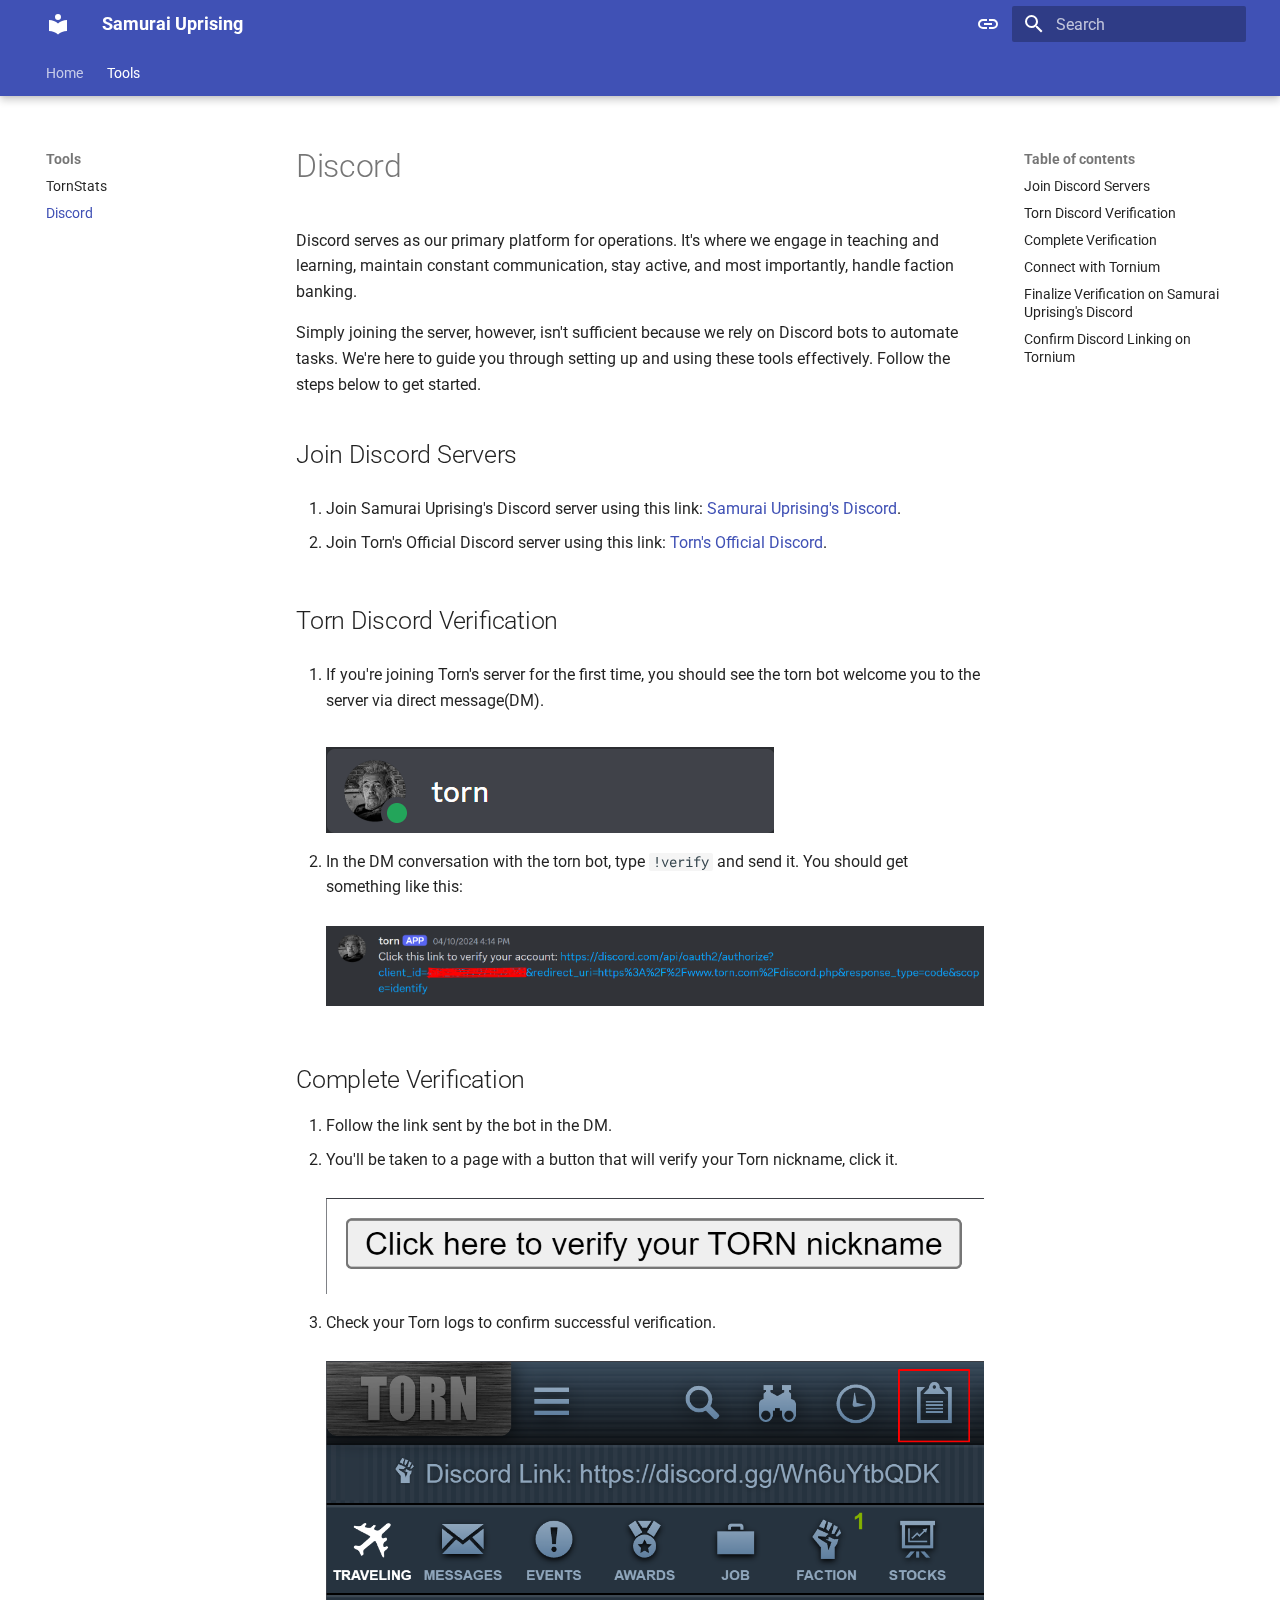
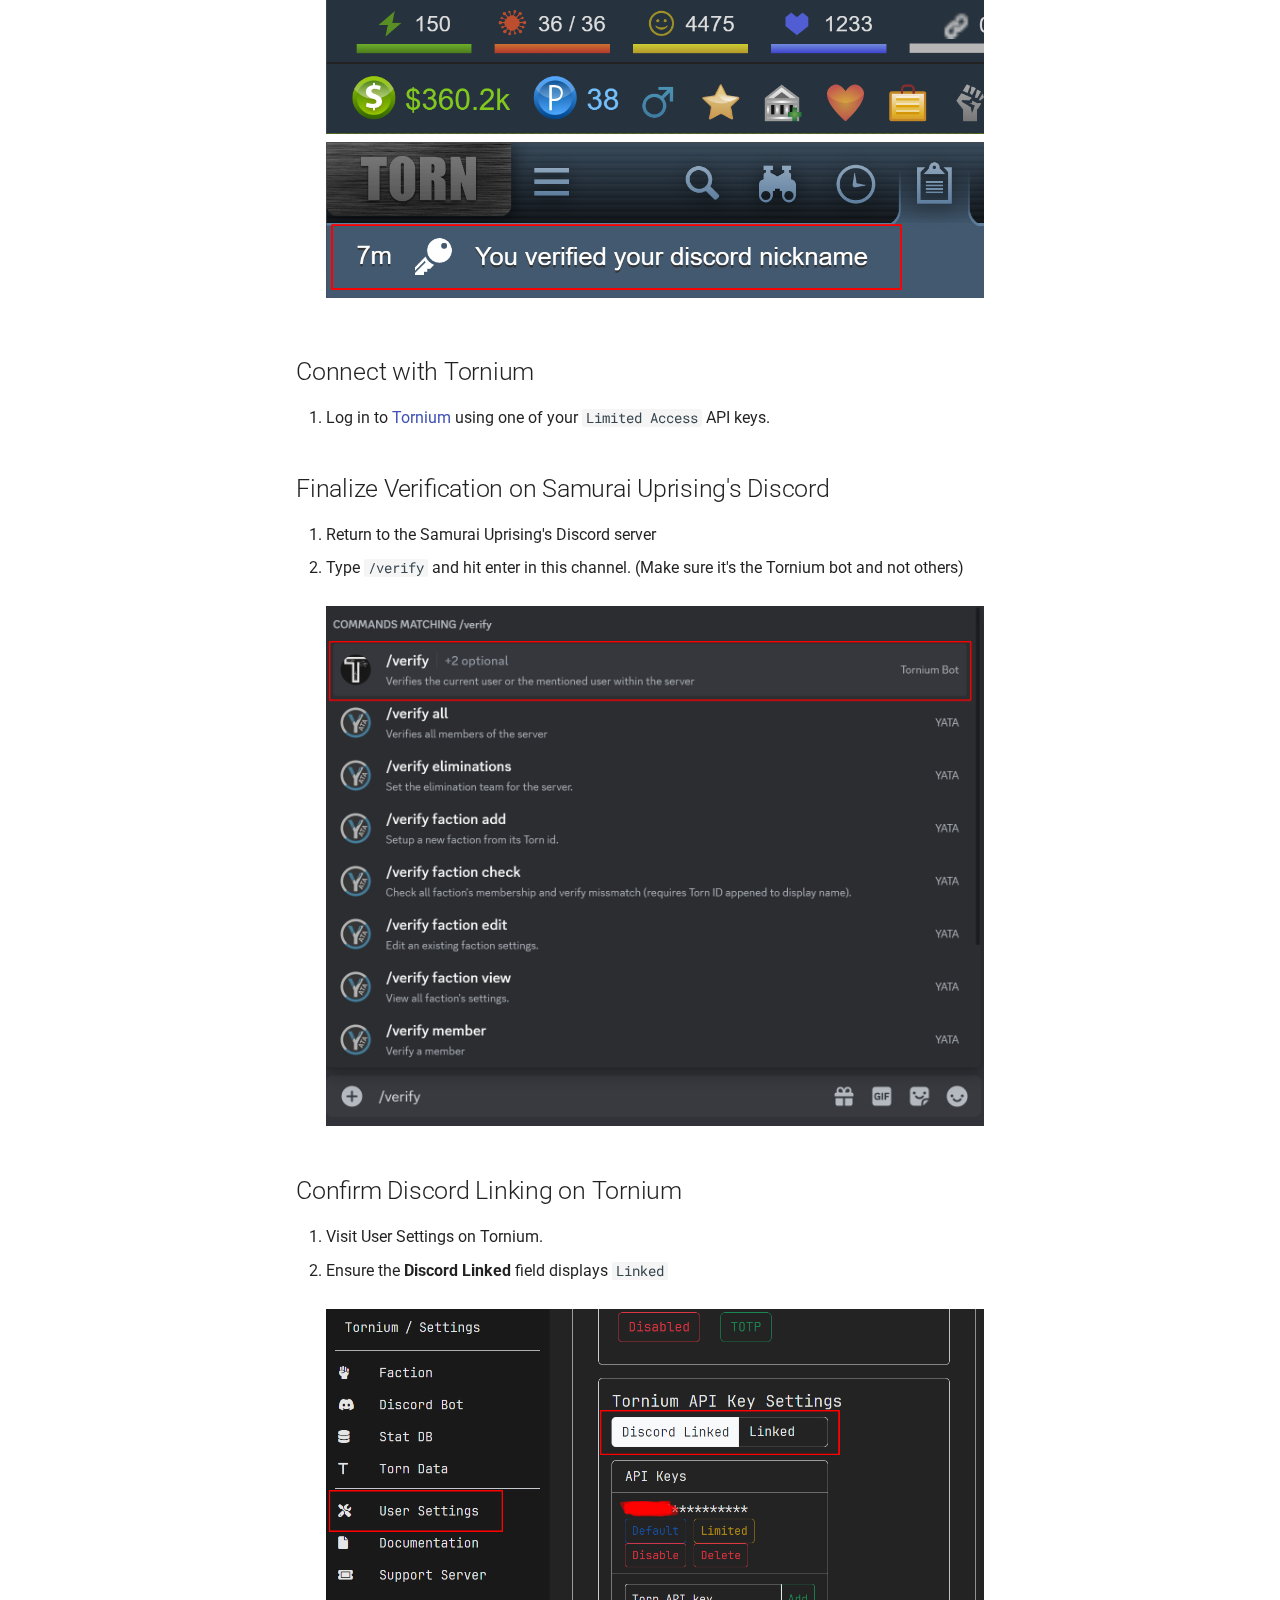
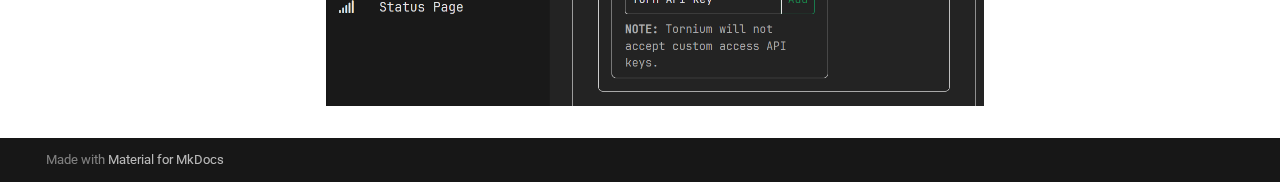
<file: tools/discord/index.html>
<!doctype html>
<html lang="en" class="no-js">
  <head>
    
      <meta charset="utf-8">
      <meta name="viewport" content="width=device-width,initial-scale=1">
      
      
        <meta name="author" content="ingine">
      
      
        <link rel="canonical" href="https://shahiutsav.github.io/samurai-uprising/tools/discord/">
      
      
        <link rel="prev" href="../tornstats/">
      
      
      
      <link rel="icon" href="../../assets/images/favicon.png">
      <meta name="generator" content="mkdocs-1.6.0, mkdocs-material-9.5.27">
    
    
      
        <title>Discord - Samurai Uprising</title>
      
    
    
      <link rel="stylesheet" href="../../assets/stylesheets/main.6543a935.min.css">
      
        
        <link rel="stylesheet" href="../../assets/stylesheets/palette.06af60db.min.css">
      
      


    
    
      
    
    
      
        
        
        <link rel="preconnect" href="https://fonts.gstatic.com" crossorigin>
        <link rel="stylesheet" href="https://fonts.googleapis.com/css?family=Roboto:300,300i,400,400i,700,700i%7CRoboto+Mono:400,400i,700,700i&display=fallback">
        <style>:root{--md-text-font:"Roboto";--md-code-font:"Roboto Mono"}</style>
      
    
    
    <script>__md_scope=new URL("../..",location),__md_hash=e=>[...e].reduce((e,_)=>(e<<5)-e+_.charCodeAt(0),0),__md_get=(e,_=localStorage,t=__md_scope)=>JSON.parse(_.getItem(t.pathname+"."+e)),__md_set=(e,_,t=localStorage,a=__md_scope)=>{try{t.setItem(a.pathname+"."+e,JSON.stringify(_))}catch(e){}}</script>
    
      

    
    
    
  </head>
  
  
    
    
      
    
    
    
    
    <body dir="ltr" data-md-color-scheme="default" data-md-color-primary="indigo" data-md-color-accent="indigo">
  
    
    <input class="md-toggle" data-md-toggle="drawer" type="checkbox" id="__drawer" autocomplete="off">
    <input class="md-toggle" data-md-toggle="search" type="checkbox" id="__search" autocomplete="off">
    <label class="md-overlay" for="__drawer"></label>
    <div data-md-component="skip">
      
        
        <a href="#join-discord-servers" class="md-skip">
          Skip to content
        </a>
      
    </div>
    <div data-md-component="announce">
      
    </div>
    
    
      

  

<header class="md-header md-header--shadow md-header--lifted" data-md-component="header">
  <nav class="md-header__inner md-grid" aria-label="Header">
    <a href="../.." title="Samurai Uprising" class="md-header__button md-logo" aria-label="Samurai Uprising" data-md-component="logo">
      
  
  <svg xmlns="http://www.w3.org/2000/svg" viewBox="0 0 24 24"><path d="M12 8a3 3 0 0 0 3-3 3 3 0 0 0-3-3 3 3 0 0 0-3 3 3 3 0 0 0 3 3m0 3.54C9.64 9.35 6.5 8 3 8v11c3.5 0 6.64 1.35 9 3.54 2.36-2.19 5.5-3.54 9-3.54V8c-3.5 0-6.64 1.35-9 3.54Z"/></svg>

    </a>
    <label class="md-header__button md-icon" for="__drawer">
      
      <svg xmlns="http://www.w3.org/2000/svg" viewBox="0 0 24 24"><path d="M3 6h18v2H3V6m0 5h18v2H3v-2m0 5h18v2H3v-2Z"/></svg>
    </label>
    <div class="md-header__title" data-md-component="header-title">
      <div class="md-header__ellipsis">
        <div class="md-header__topic">
          <span class="md-ellipsis">
            Samurai Uprising
          </span>
        </div>
        <div class="md-header__topic" data-md-component="header-topic">
          <span class="md-ellipsis">
            
              Discord
            
          </span>
        </div>
      </div>
    </div>
    
      
        <form class="md-header__option" data-md-component="palette">
  
    
    
    
    <input class="md-option" data-md-color-media="(prefers-color-scheme)" data-md-color-scheme="default" data-md-color-primary="indigo" data-md-color-accent="indigo"  aria-label="Switch to light mode"  type="radio" name="__palette" id="__palette_0">
    
      <label class="md-header__button md-icon" title="Switch to light mode" for="__palette_1" hidden>
        <svg xmlns="http://www.w3.org/2000/svg" viewBox="0 0 24 24"><path d="M3.9 12c0-1.71 1.39-3.1 3.1-3.1h4V7H7a5 5 0 0 0-5 5 5 5 0 0 0 5 5h4v-1.9H7c-1.71 0-3.1-1.39-3.1-3.1M8 13h8v-2H8v2m9-6h-4v1.9h4c1.71 0 3.1 1.39 3.1 3.1 0 1.71-1.39 3.1-3.1 3.1h-4V17h4a5 5 0 0 0 5-5 5 5 0 0 0-5-5Z"/></svg>
      </label>
    
  
    
    
    
    <input class="md-option" data-md-color-media="(prefers-color-scheme: light)" data-md-color-scheme="default" data-md-color-primary="indigo" data-md-color-accent="indigo"  aria-label="Switch to dark mode"  type="radio" name="__palette" id="__palette_1">
    
      <label class="md-header__button md-icon" title="Switch to dark mode" for="__palette_2" hidden>
        <svg xmlns="http://www.w3.org/2000/svg" viewBox="0 0 24 24"><path d="M17 7H7a5 5 0 0 0-5 5 5 5 0 0 0 5 5h10a5 5 0 0 0 5-5 5 5 0 0 0-5-5m0 8a3 3 0 0 1-3-3 3 3 0 0 1 3-3 3 3 0 0 1 3 3 3 3 0 0 1-3 3Z"/></svg>
      </label>
    
  
    
    
    
    <input class="md-option" data-md-color-media="(prefers-color-scheme: dark)" data-md-color-scheme="slate" data-md-color-primary="black" data-md-color-accent="indigo"  aria-label="Switch to system preference"  type="radio" name="__palette" id="__palette_2">
    
      <label class="md-header__button md-icon" title="Switch to system preference" for="__palette_0" hidden>
        <svg xmlns="http://www.w3.org/2000/svg" viewBox="0 0 24 24"><path d="M17 7H7a5 5 0 0 0-5 5 5 5 0 0 0 5 5h10a5 5 0 0 0 5-5 5 5 0 0 0-5-5M7 15a3 3 0 0 1-3-3 3 3 0 0 1 3-3 3 3 0 0 1 3 3 3 3 0 0 1-3 3Z"/></svg>
      </label>
    
  
</form>
      
    
    
      <script>var media,input,key,value,palette=__md_get("__palette");if(palette&&palette.color){"(prefers-color-scheme)"===palette.color.media&&(media=matchMedia("(prefers-color-scheme: light)"),input=document.querySelector(media.matches?"[data-md-color-media='(prefers-color-scheme: light)']":"[data-md-color-media='(prefers-color-scheme: dark)']"),palette.color.media=input.getAttribute("data-md-color-media"),palette.color.scheme=input.getAttribute("data-md-color-scheme"),palette.color.primary=input.getAttribute("data-md-color-primary"),palette.color.accent=input.getAttribute("data-md-color-accent"));for([key,value]of Object.entries(palette.color))document.body.setAttribute("data-md-color-"+key,value)}</script>
    
    
    
      <label class="md-header__button md-icon" for="__search">
        
        <svg xmlns="http://www.w3.org/2000/svg" viewBox="0 0 24 24"><path d="M9.5 3A6.5 6.5 0 0 1 16 9.5c0 1.61-.59 3.09-1.56 4.23l.27.27h.79l5 5-1.5 1.5-5-5v-.79l-.27-.27A6.516 6.516 0 0 1 9.5 16 6.5 6.5 0 0 1 3 9.5 6.5 6.5 0 0 1 9.5 3m0 2C7 5 5 7 5 9.5S7 14 9.5 14 14 12 14 9.5 12 5 9.5 5Z"/></svg>
      </label>
      <div class="md-search" data-md-component="search" role="dialog">
  <label class="md-search__overlay" for="__search"></label>
  <div class="md-search__inner" role="search">
    <form class="md-search__form" name="search">
      <input type="text" class="md-search__input" name="query" aria-label="Search" placeholder="Search" autocapitalize="off" autocorrect="off" autocomplete="off" spellcheck="false" data-md-component="search-query" required>
      <label class="md-search__icon md-icon" for="__search">
        
        <svg xmlns="http://www.w3.org/2000/svg" viewBox="0 0 24 24"><path d="M9.5 3A6.5 6.5 0 0 1 16 9.5c0 1.61-.59 3.09-1.56 4.23l.27.27h.79l5 5-1.5 1.5-5-5v-.79l-.27-.27A6.516 6.516 0 0 1 9.5 16 6.5 6.5 0 0 1 3 9.5 6.5 6.5 0 0 1 9.5 3m0 2C7 5 5 7 5 9.5S7 14 9.5 14 14 12 14 9.5 12 5 9.5 5Z"/></svg>
        
        <svg xmlns="http://www.w3.org/2000/svg" viewBox="0 0 24 24"><path d="M20 11v2H8l5.5 5.5-1.42 1.42L4.16 12l7.92-7.92L13.5 5.5 8 11h12Z"/></svg>
      </label>
      <nav class="md-search__options" aria-label="Search">
        
        <button type="reset" class="md-search__icon md-icon" title="Clear" aria-label="Clear" tabindex="-1">
          
          <svg xmlns="http://www.w3.org/2000/svg" viewBox="0 0 24 24"><path d="M19 6.41 17.59 5 12 10.59 6.41 5 5 6.41 10.59 12 5 17.59 6.41 19 12 13.41 17.59 19 19 17.59 13.41 12 19 6.41Z"/></svg>
        </button>
      </nav>
      
    </form>
    <div class="md-search__output">
      <div class="md-search__scrollwrap" tabindex="0" data-md-scrollfix>
        <div class="md-search-result" data-md-component="search-result">
          <div class="md-search-result__meta">
            Initializing search
          </div>
          <ol class="md-search-result__list" role="presentation"></ol>
        </div>
      </div>
    </div>
  </div>
</div>
    
    
  </nav>
  
    
      
<nav class="md-tabs" aria-label="Tabs" data-md-component="tabs">
  <div class="md-grid">
    <ul class="md-tabs__list">
      
        
  
  
  
    
    
      <li class="md-tabs__item">
        <a href="../.." class="md-tabs__link">
          
  
  Home

        </a>
      </li>
    
  

      
        
  
  
    
  
  
    
    
      <li class="md-tabs__item md-tabs__item--active">
        <a href="../tornstats/" class="md-tabs__link">
          
  
  Tools

        </a>
      </li>
    
  

      
    </ul>
  </div>
</nav>
    
  
</header>
    
    <div class="md-container" data-md-component="container">
      
      
        
      
      <main class="md-main" data-md-component="main">
        <div class="md-main__inner md-grid">
          
            
              
              <div class="md-sidebar md-sidebar--primary" data-md-component="sidebar" data-md-type="navigation" >
                <div class="md-sidebar__scrollwrap">
                  <div class="md-sidebar__inner">
                    


  


<nav class="md-nav md-nav--primary md-nav--lifted" aria-label="Navigation" data-md-level="0">
  <label class="md-nav__title" for="__drawer">
    <a href="../.." title="Samurai Uprising" class="md-nav__button md-logo" aria-label="Samurai Uprising" data-md-component="logo">
      
  
  <svg xmlns="http://www.w3.org/2000/svg" viewBox="0 0 24 24"><path d="M12 8a3 3 0 0 0 3-3 3 3 0 0 0-3-3 3 3 0 0 0-3 3 3 3 0 0 0 3 3m0 3.54C9.64 9.35 6.5 8 3 8v11c3.5 0 6.64 1.35 9 3.54 2.36-2.19 5.5-3.54 9-3.54V8c-3.5 0-6.64 1.35-9 3.54Z"/></svg>

    </a>
    Samurai Uprising
  </label>
  
  <ul class="md-nav__list" data-md-scrollfix>
    
      
      
  
  
  
  
    
    
    
      
      
    
    
    <li class="md-nav__item md-nav__item--nested">
      
        
        
        <input class="md-nav__toggle md-toggle " type="checkbox" id="__nav_1" >
        
          
          <label class="md-nav__link" for="__nav_1" id="__nav_1_label" tabindex="0">
            
  
  <span class="md-ellipsis">
    Home
  </span>
  

            <span class="md-nav__icon md-icon"></span>
          </label>
        
        <nav class="md-nav" data-md-level="1" aria-labelledby="__nav_1_label" aria-expanded="false">
          <label class="md-nav__title" for="__nav_1">
            <span class="md-nav__icon md-icon"></span>
            Home
          </label>
          <ul class="md-nav__list" data-md-scrollfix>
            
              
                
  
  
  
  
    <li class="md-nav__item">
      <a href="../.." class="md-nav__link">
        
  
  <span class="md-ellipsis">
    Welcome
  </span>
  

      </a>
    </li>
  

              
            
              
                
  
  
  
  
    <li class="md-nav__item">
      <a href="../../guide/" class="md-nav__link">
        
  
  <span class="md-ellipsis">
    Basics
  </span>
  

      </a>
    </li>
  

              
            
          </ul>
        </nav>
      
    </li>
  

    
      
      
  
  
    
  
  
  
    
    
    
      
        
        
      
      
    
    
    <li class="md-nav__item md-nav__item--active md-nav__item--section md-nav__item--nested">
      
        
        
        <input class="md-nav__toggle md-toggle " type="checkbox" id="__nav_2" checked>
        
          
          <label class="md-nav__link" for="__nav_2" id="__nav_2_label" tabindex="">
            
  
  <span class="md-ellipsis">
    Tools
  </span>
  

            <span class="md-nav__icon md-icon"></span>
          </label>
        
        <nav class="md-nav" data-md-level="1" aria-labelledby="__nav_2_label" aria-expanded="true">
          <label class="md-nav__title" for="__nav_2">
            <span class="md-nav__icon md-icon"></span>
            Tools
          </label>
          <ul class="md-nav__list" data-md-scrollfix>
            
              
                
  
  
  
  
    <li class="md-nav__item">
      <a href="../tornstats/" class="md-nav__link">
        
  
  <span class="md-ellipsis">
    TornStats
  </span>
  

      </a>
    </li>
  

              
            
              
                
  
  
    
  
  
  
    <li class="md-nav__item md-nav__item--active">
      
      <input class="md-nav__toggle md-toggle" type="checkbox" id="__toc">
      
      
      
        <label class="md-nav__link md-nav__link--active" for="__toc">
          
  
  <span class="md-ellipsis">
    Discord
  </span>
  

          <span class="md-nav__icon md-icon"></span>
        </label>
      
      <a href="./" class="md-nav__link md-nav__link--active">
        
  
  <span class="md-ellipsis">
    Discord
  </span>
  

      </a>
      
        

<nav class="md-nav md-nav--secondary" aria-label="Table of contents">
  
  
  
  
    <label class="md-nav__title" for="__toc">
      <span class="md-nav__icon md-icon"></span>
      Table of contents
    </label>
    <ul class="md-nav__list" data-md-component="toc" data-md-scrollfix>
      
        <li class="md-nav__item">
  <a href="#join-discord-servers" class="md-nav__link">
    <span class="md-ellipsis">
      Join Discord Servers
    </span>
  </a>
  
</li>
      
        <li class="md-nav__item">
  <a href="#torn-discord-verification" class="md-nav__link">
    <span class="md-ellipsis">
      Torn Discord Verification
    </span>
  </a>
  
</li>
      
        <li class="md-nav__item">
  <a href="#complete-verification" class="md-nav__link">
    <span class="md-ellipsis">
      Complete Verification
    </span>
  </a>
  
</li>
      
        <li class="md-nav__item">
  <a href="#connect-with-tornium" class="md-nav__link">
    <span class="md-ellipsis">
      Connect with Tornium
    </span>
  </a>
  
</li>
      
        <li class="md-nav__item">
  <a href="#finalize-verification-on-samurai-uprisings-discord" class="md-nav__link">
    <span class="md-ellipsis">
      Finalize Verification on Samurai Uprising's Discord
    </span>
  </a>
  
</li>
      
        <li class="md-nav__item">
  <a href="#confirm-discord-linking-on-tornium" class="md-nav__link">
    <span class="md-ellipsis">
      Confirm Discord Linking on Tornium
    </span>
  </a>
  
</li>
      
    </ul>
  
</nav>
      
    </li>
  

              
            
          </ul>
        </nav>
      
    </li>
  

    
  </ul>
</nav>
                  </div>
                </div>
              </div>
            
            
              
              <div class="md-sidebar md-sidebar--secondary" data-md-component="sidebar" data-md-type="toc" >
                <div class="md-sidebar__scrollwrap">
                  <div class="md-sidebar__inner">
                    

<nav class="md-nav md-nav--secondary" aria-label="Table of contents">
  
  
  
  
    <label class="md-nav__title" for="__toc">
      <span class="md-nav__icon md-icon"></span>
      Table of contents
    </label>
    <ul class="md-nav__list" data-md-component="toc" data-md-scrollfix>
      
        <li class="md-nav__item">
  <a href="#join-discord-servers" class="md-nav__link">
    <span class="md-ellipsis">
      Join Discord Servers
    </span>
  </a>
  
</li>
      
        <li class="md-nav__item">
  <a href="#torn-discord-verification" class="md-nav__link">
    <span class="md-ellipsis">
      Torn Discord Verification
    </span>
  </a>
  
</li>
      
        <li class="md-nav__item">
  <a href="#complete-verification" class="md-nav__link">
    <span class="md-ellipsis">
      Complete Verification
    </span>
  </a>
  
</li>
      
        <li class="md-nav__item">
  <a href="#connect-with-tornium" class="md-nav__link">
    <span class="md-ellipsis">
      Connect with Tornium
    </span>
  </a>
  
</li>
      
        <li class="md-nav__item">
  <a href="#finalize-verification-on-samurai-uprisings-discord" class="md-nav__link">
    <span class="md-ellipsis">
      Finalize Verification on Samurai Uprising's Discord
    </span>
  </a>
  
</li>
      
        <li class="md-nav__item">
  <a href="#confirm-discord-linking-on-tornium" class="md-nav__link">
    <span class="md-ellipsis">
      Confirm Discord Linking on Tornium
    </span>
  </a>
  
</li>
      
    </ul>
  
</nav>
                  </div>
                </div>
              </div>
            
          
          
            <div class="md-content" data-md-component="content">
              <article class="md-content__inner md-typeset">
                
                  


  <h1>Discord</h1>

<p>Discord serves as our primary platform for operations. It's where we engage in teaching and learning, maintain constant communication, stay active, and most importantly, handle faction banking.</p>
<p>Simply joining the server, however, isn't sufficient because we rely on Discord bots to automate tasks. We're here to guide you through setting up and using these tools effectively. Follow the steps below to get started.</p>
<h2 id="join-discord-servers">Join Discord Servers</h2>
<ol>
<li>
<p>Join Samurai Uprising's Discord server using this link: <a href="https://discord.gg/3Y2PBSBnJk" target="_blank">Samurai Uprising's Discord</a>.</p>
</li>
<li>
<p>Join Torn's Official Discord server using this link: <a href="https://discord.gg/TVstvww" target="_blank">Torn's Official Discord</a>.</p>
</li>
</ol>
<h2 id="torn-discord-verification">Torn Discord Verification</h2>
<ol>
<li>
<p>If you're joining Torn's server for the first time, you should see the torn bot welcome you to the server via direct message(DM).
<br>
<br></p>
<p><img alt="Torn bot" src="../../assets/images/tools/discord/torn_avatar.png" /></p>
</li>
<li>
<p>In the DM conversation with the torn bot, type <code>!verify</code> and send it. You should get something like this:
<br>
<br>
<img alt="Torn bot message" src="../../assets/images/tools/discord/torn_new_message.png" /></p>
</li>
</ol>
<h2 id="complete-verification">Complete Verification</h2>
<ol>
<li>Follow the link sent by the bot in the DM.</li>
<li>
<p>You'll be taken to a page with a button that will verify your Torn nickname, click it.
<br>
<br>
<img alt="Button page from torn" src="../../assets/images/tools/discord/torn_click_to_verify_button.png" /></p>
</li>
<li>
<p>Check your Torn logs to confirm successful verification.
<br>
<br>
<img alt="Highlighted Logs button" src="../../assets/images/tools/discord/torn_highlight_logs.png" />
<img alt="Display Open logs" src="../../assets/images/tools/discord/torn_check_logs_discord_verification.png" /></p>
</li>
</ol>
<h2 id="connect-with-tornium">Connect with Tornium</h2>
<ol>
<li>Log in to <a href="https://tornium.com/">Tornium</a> using one of your <code>Limited Access</code> API keys.</li>
</ol>
<h2 id="finalize-verification-on-samurai-uprisings-discord">Finalize Verification on Samurai Uprising's Discord</h2>
<ol>
<li>Return to the Samurai Uprising's Discord server</li>
<li>Type <code>/verify</code> and hit enter in this channel. (Make sure it's the Tornium bot and not others)
<br>
<br>
<img alt="Server verification command" src="../../assets/images/tools/discord/tornium_verification_server.png" /></li>
</ol>
<h2 id="confirm-discord-linking-on-tornium">Confirm Discord Linking on Tornium</h2>
<ol>
<li>Visit User Settings on Tornium.</li>
<li>Ensure the <strong>Discord Linked</strong> field displays <code>Linked</code>
<br>
<br>
<img alt="Discord Link Confirmation on Tornium" src="../../assets/images/tools/discord/tornium_discord_link_confirmed.png" /></li>
</ol>












                
              </article>
            </div>
          
          
<script>var target=document.getElementById(location.hash.slice(1));target&&target.name&&(target.checked=target.name.startsWith("__tabbed_"))</script>
        </div>
        
      </main>
      
        <footer class="md-footer">
  
  <div class="md-footer-meta md-typeset">
    <div class="md-footer-meta__inner md-grid">
      <div class="md-copyright">
  
  
    Made with
    <a href="https://squidfunk.github.io/mkdocs-material/" target="_blank" rel="noopener">
      Material for MkDocs
    </a>
  
</div>
      
    </div>
  </div>
</footer>
      
    </div>
    <div class="md-dialog" data-md-component="dialog">
      <div class="md-dialog__inner md-typeset"></div>
    </div>
    
    
    <script id="__config" type="application/json">{"base": "../..", "features": ["navigation.tabs", "navigation.tabs.sticky"], "search": "../../assets/javascripts/workers/search.b8dbb3d2.min.js", "translations": {"clipboard.copied": "Copied to clipboard", "clipboard.copy": "Copy to clipboard", "search.result.more.one": "1 more on this page", "search.result.more.other": "# more on this page", "search.result.none": "No matching documents", "search.result.one": "1 matching document", "search.result.other": "# matching documents", "search.result.placeholder": "Type to start searching", "search.result.term.missing": "Missing", "select.version": "Select version"}}</script>
    
    
      <script src="../../assets/javascripts/bundle.ad660dcc.min.js"></script>
      
    
  </body>
</html>
</file>
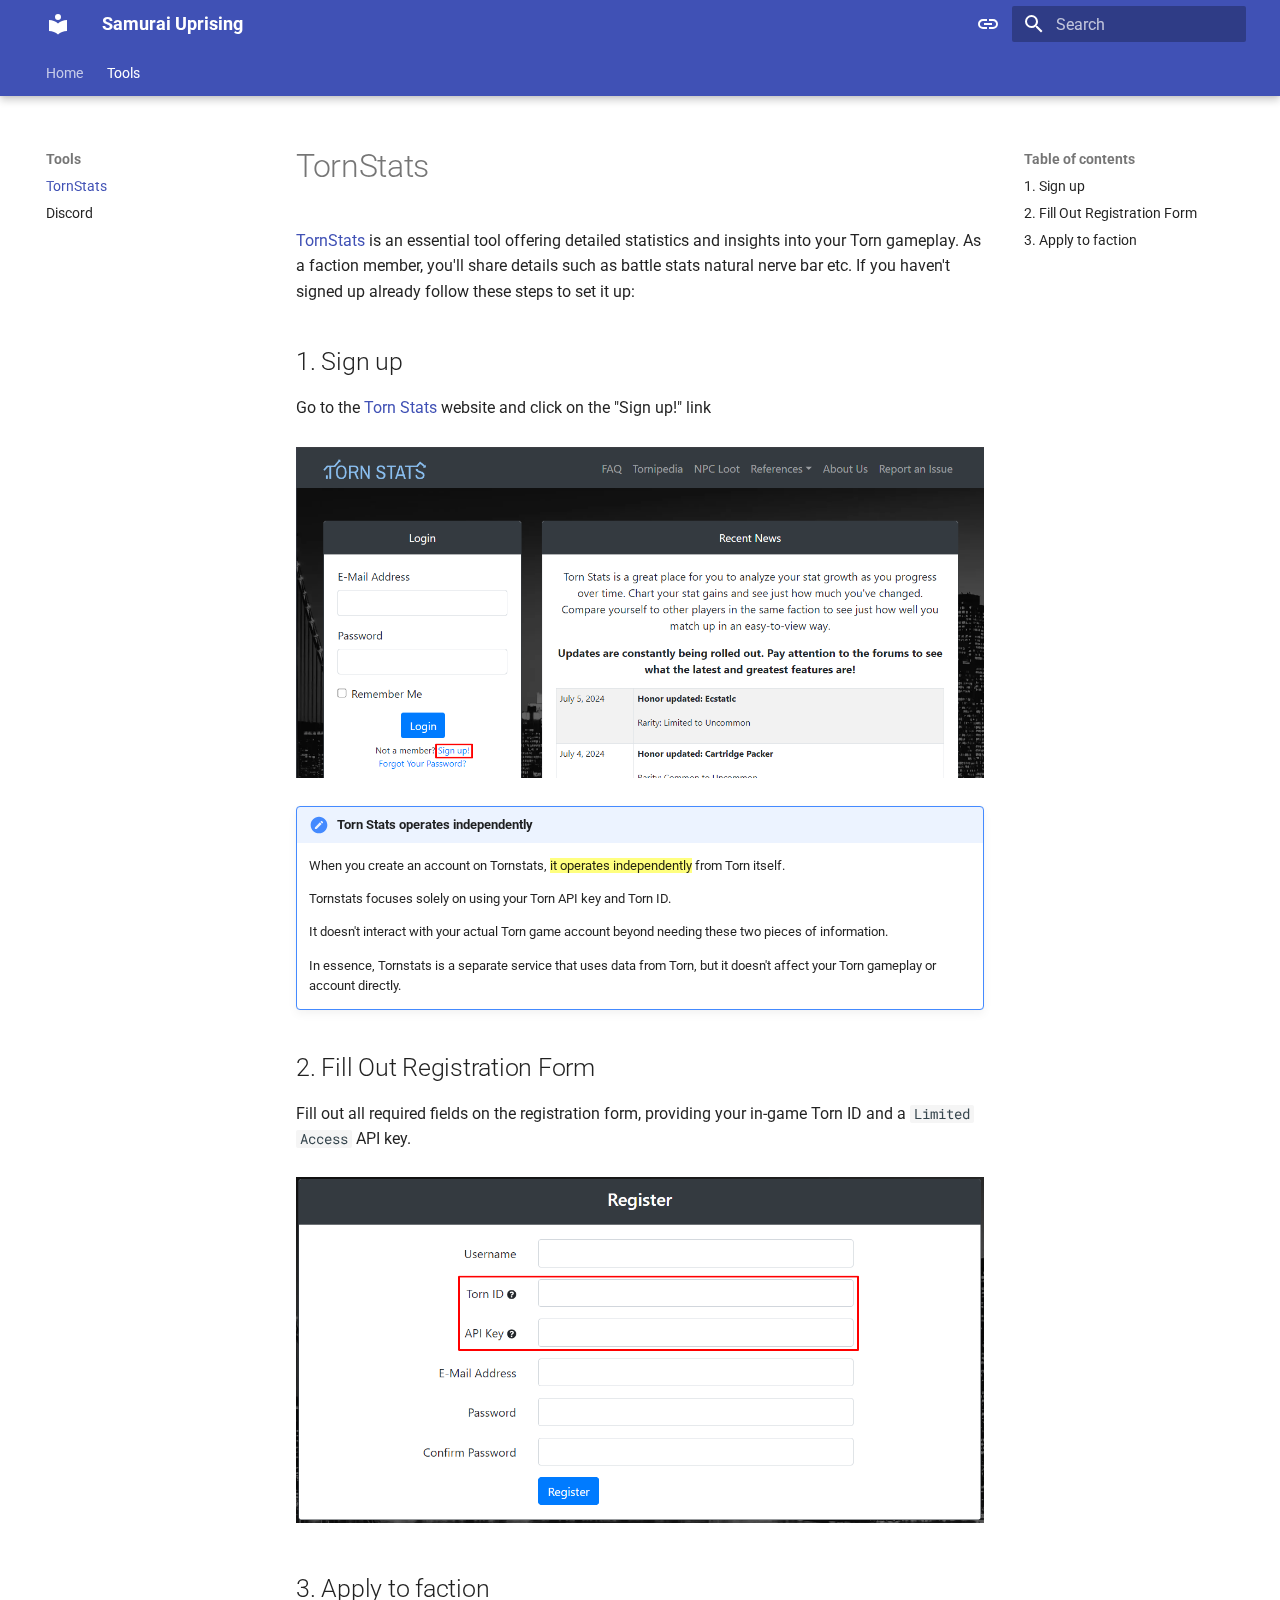
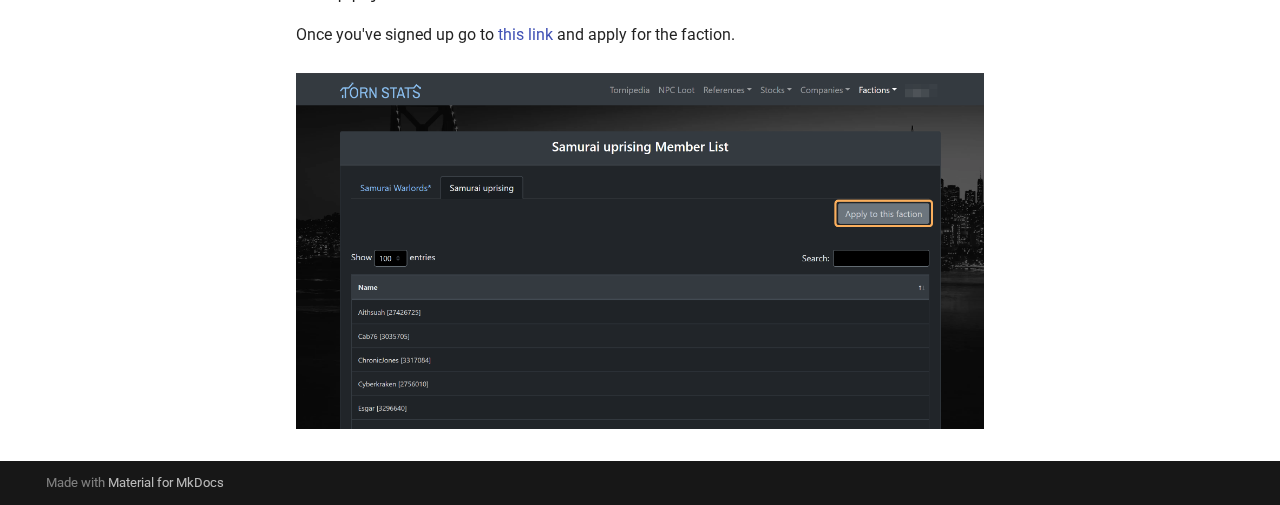
<file: tools/tornstats/index.html>
<!doctype html>
<html lang="en" class="no-js">
  <head>
    
      <meta charset="utf-8">
      <meta name="viewport" content="width=device-width,initial-scale=1">
      
      
        <meta name="author" content="ingine">
      
      
        <link rel="canonical" href="https://shahiutsav.github.io/samurai-uprising/tools/tornstats/">
      
      
        <link rel="prev" href="../../guide/">
      
      
        <link rel="next" href="../discord/">
      
      
      <link rel="icon" href="../../assets/images/favicon.png">
      <meta name="generator" content="mkdocs-1.6.0, mkdocs-material-9.5.27">
    
    
      
        <title>TornStats - Samurai Uprising</title>
      
    
    
      <link rel="stylesheet" href="../../assets/stylesheets/main.6543a935.min.css">
      
        
        <link rel="stylesheet" href="../../assets/stylesheets/palette.06af60db.min.css">
      
      


    
    
      
    
    
      
        
        
        <link rel="preconnect" href="https://fonts.gstatic.com" crossorigin>
        <link rel="stylesheet" href="https://fonts.googleapis.com/css?family=Roboto:300,300i,400,400i,700,700i%7CRoboto+Mono:400,400i,700,700i&display=fallback">
        <style>:root{--md-text-font:"Roboto";--md-code-font:"Roboto Mono"}</style>
      
    
    
    <script>__md_scope=new URL("../..",location),__md_hash=e=>[...e].reduce((e,_)=>(e<<5)-e+_.charCodeAt(0),0),__md_get=(e,_=localStorage,t=__md_scope)=>JSON.parse(_.getItem(t.pathname+"."+e)),__md_set=(e,_,t=localStorage,a=__md_scope)=>{try{t.setItem(a.pathname+"."+e,JSON.stringify(_))}catch(e){}}</script>
    
      

    
    
    
  </head>
  
  
    
    
      
    
    
    
    
    <body dir="ltr" data-md-color-scheme="default" data-md-color-primary="indigo" data-md-color-accent="indigo">
  
    
    <input class="md-toggle" data-md-toggle="drawer" type="checkbox" id="__drawer" autocomplete="off">
    <input class="md-toggle" data-md-toggle="search" type="checkbox" id="__search" autocomplete="off">
    <label class="md-overlay" for="__drawer"></label>
    <div data-md-component="skip">
      
        
        <a href="#1-sign-up" class="md-skip">
          Skip to content
        </a>
      
    </div>
    <div data-md-component="announce">
      
    </div>
    
    
      

  

<header class="md-header md-header--shadow md-header--lifted" data-md-component="header">
  <nav class="md-header__inner md-grid" aria-label="Header">
    <a href="../.." title="Samurai Uprising" class="md-header__button md-logo" aria-label="Samurai Uprising" data-md-component="logo">
      
  
  <svg xmlns="http://www.w3.org/2000/svg" viewBox="0 0 24 24"><path d="M12 8a3 3 0 0 0 3-3 3 3 0 0 0-3-3 3 3 0 0 0-3 3 3 3 0 0 0 3 3m0 3.54C9.64 9.35 6.5 8 3 8v11c3.5 0 6.64 1.35 9 3.54 2.36-2.19 5.5-3.54 9-3.54V8c-3.5 0-6.64 1.35-9 3.54Z"/></svg>

    </a>
    <label class="md-header__button md-icon" for="__drawer">
      
      <svg xmlns="http://www.w3.org/2000/svg" viewBox="0 0 24 24"><path d="M3 6h18v2H3V6m0 5h18v2H3v-2m0 5h18v2H3v-2Z"/></svg>
    </label>
    <div class="md-header__title" data-md-component="header-title">
      <div class="md-header__ellipsis">
        <div class="md-header__topic">
          <span class="md-ellipsis">
            Samurai Uprising
          </span>
        </div>
        <div class="md-header__topic" data-md-component="header-topic">
          <span class="md-ellipsis">
            
              TornStats
            
          </span>
        </div>
      </div>
    </div>
    
      
        <form class="md-header__option" data-md-component="palette">
  
    
    
    
    <input class="md-option" data-md-color-media="(prefers-color-scheme)" data-md-color-scheme="default" data-md-color-primary="indigo" data-md-color-accent="indigo"  aria-label="Switch to light mode"  type="radio" name="__palette" id="__palette_0">
    
      <label class="md-header__button md-icon" title="Switch to light mode" for="__palette_1" hidden>
        <svg xmlns="http://www.w3.org/2000/svg" viewBox="0 0 24 24"><path d="M3.9 12c0-1.71 1.39-3.1 3.1-3.1h4V7H7a5 5 0 0 0-5 5 5 5 0 0 0 5 5h4v-1.9H7c-1.71 0-3.1-1.39-3.1-3.1M8 13h8v-2H8v2m9-6h-4v1.9h4c1.71 0 3.1 1.39 3.1 3.1 0 1.71-1.39 3.1-3.1 3.1h-4V17h4a5 5 0 0 0 5-5 5 5 0 0 0-5-5Z"/></svg>
      </label>
    
  
    
    
    
    <input class="md-option" data-md-color-media="(prefers-color-scheme: light)" data-md-color-scheme="default" data-md-color-primary="indigo" data-md-color-accent="indigo"  aria-label="Switch to dark mode"  type="radio" name="__palette" id="__palette_1">
    
      <label class="md-header__button md-icon" title="Switch to dark mode" for="__palette_2" hidden>
        <svg xmlns="http://www.w3.org/2000/svg" viewBox="0 0 24 24"><path d="M17 7H7a5 5 0 0 0-5 5 5 5 0 0 0 5 5h10a5 5 0 0 0 5-5 5 5 0 0 0-5-5m0 8a3 3 0 0 1-3-3 3 3 0 0 1 3-3 3 3 0 0 1 3 3 3 3 0 0 1-3 3Z"/></svg>
      </label>
    
  
    
    
    
    <input class="md-option" data-md-color-media="(prefers-color-scheme: dark)" data-md-color-scheme="slate" data-md-color-primary="black" data-md-color-accent="indigo"  aria-label="Switch to system preference"  type="radio" name="__palette" id="__palette_2">
    
      <label class="md-header__button md-icon" title="Switch to system preference" for="__palette_0" hidden>
        <svg xmlns="http://www.w3.org/2000/svg" viewBox="0 0 24 24"><path d="M17 7H7a5 5 0 0 0-5 5 5 5 0 0 0 5 5h10a5 5 0 0 0 5-5 5 5 0 0 0-5-5M7 15a3 3 0 0 1-3-3 3 3 0 0 1 3-3 3 3 0 0 1 3 3 3 3 0 0 1-3 3Z"/></svg>
      </label>
    
  
</form>
      
    
    
      <script>var media,input,key,value,palette=__md_get("__palette");if(palette&&palette.color){"(prefers-color-scheme)"===palette.color.media&&(media=matchMedia("(prefers-color-scheme: light)"),input=document.querySelector(media.matches?"[data-md-color-media='(prefers-color-scheme: light)']":"[data-md-color-media='(prefers-color-scheme: dark)']"),palette.color.media=input.getAttribute("data-md-color-media"),palette.color.scheme=input.getAttribute("data-md-color-scheme"),palette.color.primary=input.getAttribute("data-md-color-primary"),palette.color.accent=input.getAttribute("data-md-color-accent"));for([key,value]of Object.entries(palette.color))document.body.setAttribute("data-md-color-"+key,value)}</script>
    
    
    
      <label class="md-header__button md-icon" for="__search">
        
        <svg xmlns="http://www.w3.org/2000/svg" viewBox="0 0 24 24"><path d="M9.5 3A6.5 6.5 0 0 1 16 9.5c0 1.61-.59 3.09-1.56 4.23l.27.27h.79l5 5-1.5 1.5-5-5v-.79l-.27-.27A6.516 6.516 0 0 1 9.5 16 6.5 6.5 0 0 1 3 9.5 6.5 6.5 0 0 1 9.5 3m0 2C7 5 5 7 5 9.5S7 14 9.5 14 14 12 14 9.5 12 5 9.5 5Z"/></svg>
      </label>
      <div class="md-search" data-md-component="search" role="dialog">
  <label class="md-search__overlay" for="__search"></label>
  <div class="md-search__inner" role="search">
    <form class="md-search__form" name="search">
      <input type="text" class="md-search__input" name="query" aria-label="Search" placeholder="Search" autocapitalize="off" autocorrect="off" autocomplete="off" spellcheck="false" data-md-component="search-query" required>
      <label class="md-search__icon md-icon" for="__search">
        
        <svg xmlns="http://www.w3.org/2000/svg" viewBox="0 0 24 24"><path d="M9.5 3A6.5 6.5 0 0 1 16 9.5c0 1.61-.59 3.09-1.56 4.23l.27.27h.79l5 5-1.5 1.5-5-5v-.79l-.27-.27A6.516 6.516 0 0 1 9.5 16 6.5 6.5 0 0 1 3 9.5 6.5 6.5 0 0 1 9.5 3m0 2C7 5 5 7 5 9.5S7 14 9.5 14 14 12 14 9.5 12 5 9.5 5Z"/></svg>
        
        <svg xmlns="http://www.w3.org/2000/svg" viewBox="0 0 24 24"><path d="M20 11v2H8l5.5 5.5-1.42 1.42L4.16 12l7.92-7.92L13.5 5.5 8 11h12Z"/></svg>
      </label>
      <nav class="md-search__options" aria-label="Search">
        
        <button type="reset" class="md-search__icon md-icon" title="Clear" aria-label="Clear" tabindex="-1">
          
          <svg xmlns="http://www.w3.org/2000/svg" viewBox="0 0 24 24"><path d="M19 6.41 17.59 5 12 10.59 6.41 5 5 6.41 10.59 12 5 17.59 6.41 19 12 13.41 17.59 19 19 17.59 13.41 12 19 6.41Z"/></svg>
        </button>
      </nav>
      
    </form>
    <div class="md-search__output">
      <div class="md-search__scrollwrap" tabindex="0" data-md-scrollfix>
        <div class="md-search-result" data-md-component="search-result">
          <div class="md-search-result__meta">
            Initializing search
          </div>
          <ol class="md-search-result__list" role="presentation"></ol>
        </div>
      </div>
    </div>
  </div>
</div>
    
    
  </nav>
  
    
      
<nav class="md-tabs" aria-label="Tabs" data-md-component="tabs">
  <div class="md-grid">
    <ul class="md-tabs__list">
      
        
  
  
  
    
    
      <li class="md-tabs__item">
        <a href="../.." class="md-tabs__link">
          
  
  Home

        </a>
      </li>
    
  

      
        
  
  
    
  
  
    
    
      <li class="md-tabs__item md-tabs__item--active">
        <a href="./" class="md-tabs__link">
          
  
  Tools

        </a>
      </li>
    
  

      
    </ul>
  </div>
</nav>
    
  
</header>
    
    <div class="md-container" data-md-component="container">
      
      
        
      
      <main class="md-main" data-md-component="main">
        <div class="md-main__inner md-grid">
          
            
              
              <div class="md-sidebar md-sidebar--primary" data-md-component="sidebar" data-md-type="navigation" >
                <div class="md-sidebar__scrollwrap">
                  <div class="md-sidebar__inner">
                    


  


<nav class="md-nav md-nav--primary md-nav--lifted" aria-label="Navigation" data-md-level="0">
  <label class="md-nav__title" for="__drawer">
    <a href="../.." title="Samurai Uprising" class="md-nav__button md-logo" aria-label="Samurai Uprising" data-md-component="logo">
      
  
  <svg xmlns="http://www.w3.org/2000/svg" viewBox="0 0 24 24"><path d="M12 8a3 3 0 0 0 3-3 3 3 0 0 0-3-3 3 3 0 0 0-3 3 3 3 0 0 0 3 3m0 3.54C9.64 9.35 6.5 8 3 8v11c3.5 0 6.64 1.35 9 3.54 2.36-2.19 5.5-3.54 9-3.54V8c-3.5 0-6.64 1.35-9 3.54Z"/></svg>

    </a>
    Samurai Uprising
  </label>
  
  <ul class="md-nav__list" data-md-scrollfix>
    
      
      
  
  
  
  
    
    
    
      
      
    
    
    <li class="md-nav__item md-nav__item--nested">
      
        
        
        <input class="md-nav__toggle md-toggle " type="checkbox" id="__nav_1" >
        
          
          <label class="md-nav__link" for="__nav_1" id="__nav_1_label" tabindex="0">
            
  
  <span class="md-ellipsis">
    Home
  </span>
  

            <span class="md-nav__icon md-icon"></span>
          </label>
        
        <nav class="md-nav" data-md-level="1" aria-labelledby="__nav_1_label" aria-expanded="false">
          <label class="md-nav__title" for="__nav_1">
            <span class="md-nav__icon md-icon"></span>
            Home
          </label>
          <ul class="md-nav__list" data-md-scrollfix>
            
              
                
  
  
  
  
    <li class="md-nav__item">
      <a href="../.." class="md-nav__link">
        
  
  <span class="md-ellipsis">
    Welcome
  </span>
  

      </a>
    </li>
  

              
            
              
                
  
  
  
  
    <li class="md-nav__item">
      <a href="../../guide/" class="md-nav__link">
        
  
  <span class="md-ellipsis">
    Basics
  </span>
  

      </a>
    </li>
  

              
            
          </ul>
        </nav>
      
    </li>
  

    
      
      
  
  
    
  
  
  
    
    
    
      
        
        
      
      
    
    
    <li class="md-nav__item md-nav__item--active md-nav__item--section md-nav__item--nested">
      
        
        
        <input class="md-nav__toggle md-toggle " type="checkbox" id="__nav_2" checked>
        
          
          <label class="md-nav__link" for="__nav_2" id="__nav_2_label" tabindex="">
            
  
  <span class="md-ellipsis">
    Tools
  </span>
  

            <span class="md-nav__icon md-icon"></span>
          </label>
        
        <nav class="md-nav" data-md-level="1" aria-labelledby="__nav_2_label" aria-expanded="true">
          <label class="md-nav__title" for="__nav_2">
            <span class="md-nav__icon md-icon"></span>
            Tools
          </label>
          <ul class="md-nav__list" data-md-scrollfix>
            
              
                
  
  
    
  
  
  
    <li class="md-nav__item md-nav__item--active">
      
      <input class="md-nav__toggle md-toggle" type="checkbox" id="__toc">
      
      
      
        <label class="md-nav__link md-nav__link--active" for="__toc">
          
  
  <span class="md-ellipsis">
    TornStats
  </span>
  

          <span class="md-nav__icon md-icon"></span>
        </label>
      
      <a href="./" class="md-nav__link md-nav__link--active">
        
  
  <span class="md-ellipsis">
    TornStats
  </span>
  

      </a>
      
        

<nav class="md-nav md-nav--secondary" aria-label="Table of contents">
  
  
  
  
    <label class="md-nav__title" for="__toc">
      <span class="md-nav__icon md-icon"></span>
      Table of contents
    </label>
    <ul class="md-nav__list" data-md-component="toc" data-md-scrollfix>
      
        <li class="md-nav__item">
  <a href="#1-sign-up" class="md-nav__link">
    <span class="md-ellipsis">
      1. Sign up
    </span>
  </a>
  
</li>
      
        <li class="md-nav__item">
  <a href="#2-fill-out-registration-form" class="md-nav__link">
    <span class="md-ellipsis">
      2. Fill Out Registration Form
    </span>
  </a>
  
</li>
      
        <li class="md-nav__item">
  <a href="#3-apply-to-faction" class="md-nav__link">
    <span class="md-ellipsis">
      3. Apply to faction
    </span>
  </a>
  
</li>
      
    </ul>
  
</nav>
      
    </li>
  

              
            
              
                
  
  
  
  
    <li class="md-nav__item">
      <a href="../discord/" class="md-nav__link">
        
  
  <span class="md-ellipsis">
    Discord
  </span>
  

      </a>
    </li>
  

              
            
          </ul>
        </nav>
      
    </li>
  

    
  </ul>
</nav>
                  </div>
                </div>
              </div>
            
            
              
              <div class="md-sidebar md-sidebar--secondary" data-md-component="sidebar" data-md-type="toc" >
                <div class="md-sidebar__scrollwrap">
                  <div class="md-sidebar__inner">
                    

<nav class="md-nav md-nav--secondary" aria-label="Table of contents">
  
  
  
  
    <label class="md-nav__title" for="__toc">
      <span class="md-nav__icon md-icon"></span>
      Table of contents
    </label>
    <ul class="md-nav__list" data-md-component="toc" data-md-scrollfix>
      
        <li class="md-nav__item">
  <a href="#1-sign-up" class="md-nav__link">
    <span class="md-ellipsis">
      1. Sign up
    </span>
  </a>
  
</li>
      
        <li class="md-nav__item">
  <a href="#2-fill-out-registration-form" class="md-nav__link">
    <span class="md-ellipsis">
      2. Fill Out Registration Form
    </span>
  </a>
  
</li>
      
        <li class="md-nav__item">
  <a href="#3-apply-to-faction" class="md-nav__link">
    <span class="md-ellipsis">
      3. Apply to faction
    </span>
  </a>
  
</li>
      
    </ul>
  
</nav>
                  </div>
                </div>
              </div>
            
          
          
            <div class="md-content" data-md-component="content">
              <article class="md-content__inner md-typeset">
                
                  


  <h1>TornStats</h1>

<p><a href="https://tornstats.com/" target="_blank">TornStats</a>  is an essential tool offering detailed statistics and insights into your Torn gameplay. As a faction member, you'll share details such as battle stats natural nerve bar etc. If you haven't signed up already follow these steps to set it up:</p>
<h2 id="1-sign-up">1. Sign up</h2>
<p>Go to the <a href="https://tornstats.com/" target="_blank">Torn Stats</a> website and click on the "Sign up!" link
<br />
<br />
<img alt="Torn Stats login page" src="../../assets/images/tools/tornstats/sign_up.png" /></p>
<div class="admonition note">
<p class="admonition-title">Torn Stats operates independently</p>
<p>When you create an account on Tornstats, <mark>it operates independently</mark> from Torn itself.</p>
<p>Tornstats focuses solely on using your Torn API key and Torn ID.</p>
<p>It doesn't interact with your actual Torn game account beyond needing these two pieces of information. </p>
<p>In essence, Tornstats is a separate service that uses data from Torn, but it doesn't affect your Torn gameplay or account directly.</p>
</div>
<h2 id="2-fill-out-registration-form">2. Fill Out Registration Form</h2>
<p>Fill out all required fields on the registration form, providing your in-game Torn  ID and a <code>Limited Access</code> API key.
<br />
<br />
<img alt="Torn Stats sign up page" src="../../assets/images/tools/tornstats/important_fields.png" /></p>
<h2 id="3-apply-to-faction">3. Apply to faction</h2>
<p>Once you've signed up go to <a href="https://tornstats.com/factions/show/5340/apply" target="_blank">this link</a> and apply for the faction.
<br />
<br />
<img alt="Apply to faction" src="../../assets/images/tools/tornstats/apply_to_faction.png" /></p>












                
              </article>
            </div>
          
          
<script>var target=document.getElementById(location.hash.slice(1));target&&target.name&&(target.checked=target.name.startsWith("__tabbed_"))</script>
        </div>
        
      </main>
      
        <footer class="md-footer">
  
  <div class="md-footer-meta md-typeset">
    <div class="md-footer-meta__inner md-grid">
      <div class="md-copyright">
  
  
    Made with
    <a href="https://squidfunk.github.io/mkdocs-material/" target="_blank" rel="noopener">
      Material for MkDocs
    </a>
  
</div>
      
    </div>
  </div>
</footer>
      
    </div>
    <div class="md-dialog" data-md-component="dialog">
      <div class="md-dialog__inner md-typeset"></div>
    </div>
    
    
    <script id="__config" type="application/json">{"base": "../..", "features": ["navigation.tabs", "navigation.tabs.sticky"], "search": "../../assets/javascripts/workers/search.b8dbb3d2.min.js", "translations": {"clipboard.copied": "Copied to clipboard", "clipboard.copy": "Copy to clipboard", "search.result.more.one": "1 more on this page", "search.result.more.other": "# more on this page", "search.result.none": "No matching documents", "search.result.one": "1 matching document", "search.result.other": "# matching documents", "search.result.placeholder": "Type to start searching", "search.result.term.missing": "Missing", "select.version": "Select version"}}</script>
    
    
      <script src="../../assets/javascripts/bundle.ad660dcc.min.js"></script>
      
    
  </body>
</html>
</file>
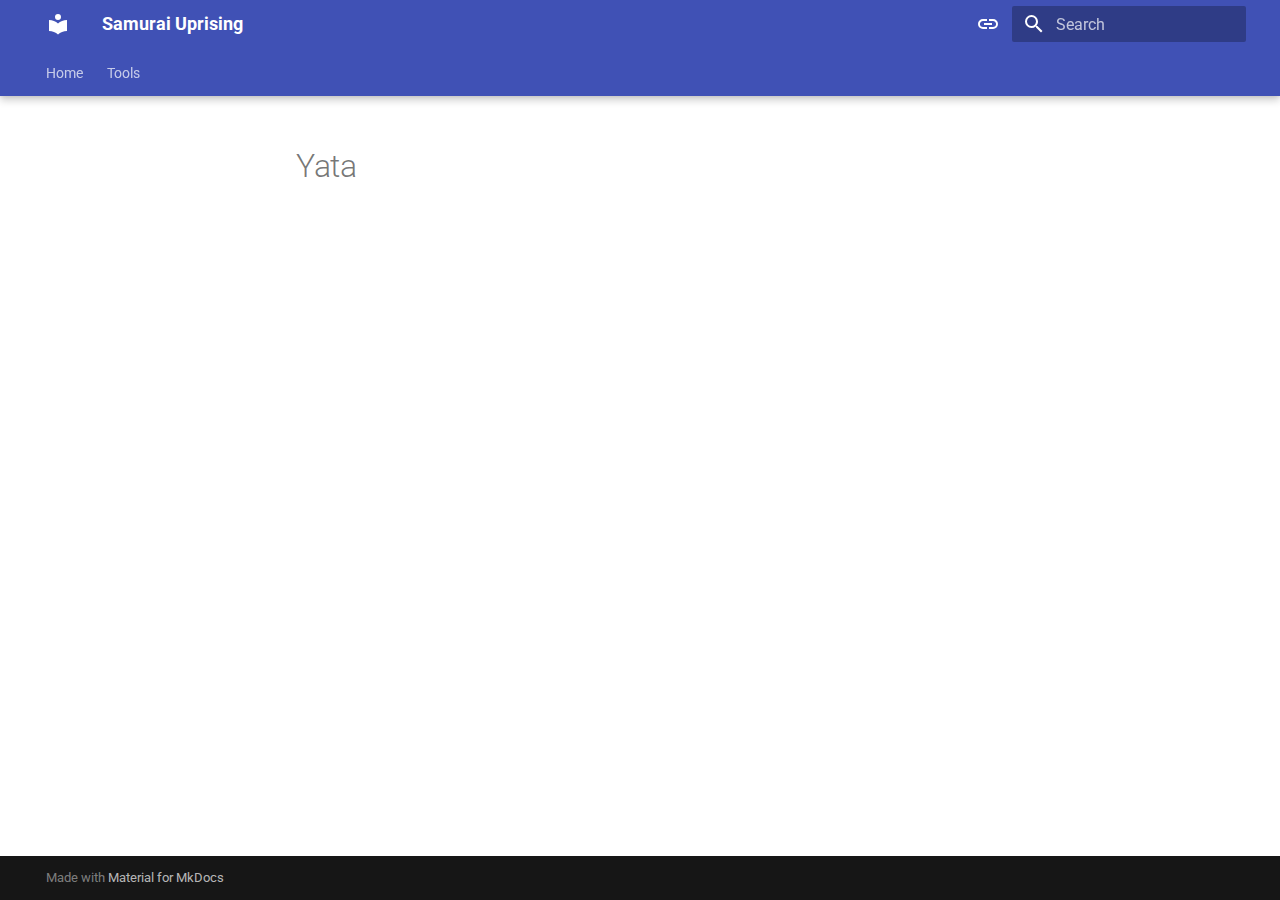
<file: tools/yata/index.html>
<!doctype html>
<html lang="en" class="no-js">
  <head>
    
      <meta charset="utf-8">
      <meta name="viewport" content="width=device-width,initial-scale=1">
      
      
        <meta name="author" content="ingine">
      
      
        <link rel="canonical" href="https://shahiutsav.github.io/samurai-uprising/tools/yata/">
      
      
      
      
      <link rel="icon" href="../../assets/images/favicon.png">
      <meta name="generator" content="mkdocs-1.6.0, mkdocs-material-9.5.27">
    
    
      
        <title>Yata - Samurai Uprising</title>
      
    
    
      <link rel="stylesheet" href="../../assets/stylesheets/main.6543a935.min.css">
      
        
        <link rel="stylesheet" href="../../assets/stylesheets/palette.06af60db.min.css">
      
      


    
    
      
    
    
      
        
        
        <link rel="preconnect" href="https://fonts.gstatic.com" crossorigin>
        <link rel="stylesheet" href="https://fonts.googleapis.com/css?family=Roboto:300,300i,400,400i,700,700i%7CRoboto+Mono:400,400i,700,700i&display=fallback">
        <style>:root{--md-text-font:"Roboto";--md-code-font:"Roboto Mono"}</style>
      
    
    
    <script>__md_scope=new URL("../..",location),__md_hash=e=>[...e].reduce((e,_)=>(e<<5)-e+_.charCodeAt(0),0),__md_get=(e,_=localStorage,t=__md_scope)=>JSON.parse(_.getItem(t.pathname+"."+e)),__md_set=(e,_,t=localStorage,a=__md_scope)=>{try{t.setItem(a.pathname+"."+e,JSON.stringify(_))}catch(e){}}</script>
    
      

    
    
    
  </head>
  
  
    
    
      
    
    
    
    
    <body dir="ltr" data-md-color-scheme="default" data-md-color-primary="indigo" data-md-color-accent="indigo">
  
    
    <input class="md-toggle" data-md-toggle="drawer" type="checkbox" id="__drawer" autocomplete="off">
    <input class="md-toggle" data-md-toggle="search" type="checkbox" id="__search" autocomplete="off">
    <label class="md-overlay" for="__drawer"></label>
    <div data-md-component="skip">
      
    </div>
    <div data-md-component="announce">
      
    </div>
    
    
      

  

<header class="md-header md-header--shadow md-header--lifted" data-md-component="header">
  <nav class="md-header__inner md-grid" aria-label="Header">
    <a href="../.." title="Samurai Uprising" class="md-header__button md-logo" aria-label="Samurai Uprising" data-md-component="logo">
      
  
  <svg xmlns="http://www.w3.org/2000/svg" viewBox="0 0 24 24"><path d="M12 8a3 3 0 0 0 3-3 3 3 0 0 0-3-3 3 3 0 0 0-3 3 3 3 0 0 0 3 3m0 3.54C9.64 9.35 6.5 8 3 8v11c3.5 0 6.64 1.35 9 3.54 2.36-2.19 5.5-3.54 9-3.54V8c-3.5 0-6.64 1.35-9 3.54Z"/></svg>

    </a>
    <label class="md-header__button md-icon" for="__drawer">
      
      <svg xmlns="http://www.w3.org/2000/svg" viewBox="0 0 24 24"><path d="M3 6h18v2H3V6m0 5h18v2H3v-2m0 5h18v2H3v-2Z"/></svg>
    </label>
    <div class="md-header__title" data-md-component="header-title">
      <div class="md-header__ellipsis">
        <div class="md-header__topic">
          <span class="md-ellipsis">
            Samurai Uprising
          </span>
        </div>
        <div class="md-header__topic" data-md-component="header-topic">
          <span class="md-ellipsis">
            
              Yata
            
          </span>
        </div>
      </div>
    </div>
    
      
        <form class="md-header__option" data-md-component="palette">
  
    
    
    
    <input class="md-option" data-md-color-media="(prefers-color-scheme)" data-md-color-scheme="default" data-md-color-primary="indigo" data-md-color-accent="indigo"  aria-label="Switch to light mode"  type="radio" name="__palette" id="__palette_0">
    
      <label class="md-header__button md-icon" title="Switch to light mode" for="__palette_1" hidden>
        <svg xmlns="http://www.w3.org/2000/svg" viewBox="0 0 24 24"><path d="M3.9 12c0-1.71 1.39-3.1 3.1-3.1h4V7H7a5 5 0 0 0-5 5 5 5 0 0 0 5 5h4v-1.9H7c-1.71 0-3.1-1.39-3.1-3.1M8 13h8v-2H8v2m9-6h-4v1.9h4c1.71 0 3.1 1.39 3.1 3.1 0 1.71-1.39 3.1-3.1 3.1h-4V17h4a5 5 0 0 0 5-5 5 5 0 0 0-5-5Z"/></svg>
      </label>
    
  
    
    
    
    <input class="md-option" data-md-color-media="(prefers-color-scheme: light)" data-md-color-scheme="default" data-md-color-primary="indigo" data-md-color-accent="indigo"  aria-label="Switch to dark mode"  type="radio" name="__palette" id="__palette_1">
    
      <label class="md-header__button md-icon" title="Switch to dark mode" for="__palette_2" hidden>
        <svg xmlns="http://www.w3.org/2000/svg" viewBox="0 0 24 24"><path d="M17 7H7a5 5 0 0 0-5 5 5 5 0 0 0 5 5h10a5 5 0 0 0 5-5 5 5 0 0 0-5-5m0 8a3 3 0 0 1-3-3 3 3 0 0 1 3-3 3 3 0 0 1 3 3 3 3 0 0 1-3 3Z"/></svg>
      </label>
    
  
    
    
    
    <input class="md-option" data-md-color-media="(prefers-color-scheme: dark)" data-md-color-scheme="slate" data-md-color-primary="black" data-md-color-accent="indigo"  aria-label="Switch to system preference"  type="radio" name="__palette" id="__palette_2">
    
      <label class="md-header__button md-icon" title="Switch to system preference" for="__palette_0" hidden>
        <svg xmlns="http://www.w3.org/2000/svg" viewBox="0 0 24 24"><path d="M17 7H7a5 5 0 0 0-5 5 5 5 0 0 0 5 5h10a5 5 0 0 0 5-5 5 5 0 0 0-5-5M7 15a3 3 0 0 1-3-3 3 3 0 0 1 3-3 3 3 0 0 1 3 3 3 3 0 0 1-3 3Z"/></svg>
      </label>
    
  
</form>
      
    
    
      <script>var media,input,key,value,palette=__md_get("__palette");if(palette&&palette.color){"(prefers-color-scheme)"===palette.color.media&&(media=matchMedia("(prefers-color-scheme: light)"),input=document.querySelector(media.matches?"[data-md-color-media='(prefers-color-scheme: light)']":"[data-md-color-media='(prefers-color-scheme: dark)']"),palette.color.media=input.getAttribute("data-md-color-media"),palette.color.scheme=input.getAttribute("data-md-color-scheme"),palette.color.primary=input.getAttribute("data-md-color-primary"),palette.color.accent=input.getAttribute("data-md-color-accent"));for([key,value]of Object.entries(palette.color))document.body.setAttribute("data-md-color-"+key,value)}</script>
    
    
    
      <label class="md-header__button md-icon" for="__search">
        
        <svg xmlns="http://www.w3.org/2000/svg" viewBox="0 0 24 24"><path d="M9.5 3A6.5 6.5 0 0 1 16 9.5c0 1.61-.59 3.09-1.56 4.23l.27.27h.79l5 5-1.5 1.5-5-5v-.79l-.27-.27A6.516 6.516 0 0 1 9.5 16 6.5 6.5 0 0 1 3 9.5 6.5 6.5 0 0 1 9.5 3m0 2C7 5 5 7 5 9.5S7 14 9.5 14 14 12 14 9.5 12 5 9.5 5Z"/></svg>
      </label>
      <div class="md-search" data-md-component="search" role="dialog">
  <label class="md-search__overlay" for="__search"></label>
  <div class="md-search__inner" role="search">
    <form class="md-search__form" name="search">
      <input type="text" class="md-search__input" name="query" aria-label="Search" placeholder="Search" autocapitalize="off" autocorrect="off" autocomplete="off" spellcheck="false" data-md-component="search-query" required>
      <label class="md-search__icon md-icon" for="__search">
        
        <svg xmlns="http://www.w3.org/2000/svg" viewBox="0 0 24 24"><path d="M9.5 3A6.5 6.5 0 0 1 16 9.5c0 1.61-.59 3.09-1.56 4.23l.27.27h.79l5 5-1.5 1.5-5-5v-.79l-.27-.27A6.516 6.516 0 0 1 9.5 16 6.5 6.5 0 0 1 3 9.5 6.5 6.5 0 0 1 9.5 3m0 2C7 5 5 7 5 9.5S7 14 9.5 14 14 12 14 9.5 12 5 9.5 5Z"/></svg>
        
        <svg xmlns="http://www.w3.org/2000/svg" viewBox="0 0 24 24"><path d="M20 11v2H8l5.5 5.5-1.42 1.42L4.16 12l7.92-7.92L13.5 5.5 8 11h12Z"/></svg>
      </label>
      <nav class="md-search__options" aria-label="Search">
        
        <button type="reset" class="md-search__icon md-icon" title="Clear" aria-label="Clear" tabindex="-1">
          
          <svg xmlns="http://www.w3.org/2000/svg" viewBox="0 0 24 24"><path d="M19 6.41 17.59 5 12 10.59 6.41 5 5 6.41 10.59 12 5 17.59 6.41 19 12 13.41 17.59 19 19 17.59 13.41 12 19 6.41Z"/></svg>
        </button>
      </nav>
      
    </form>
    <div class="md-search__output">
      <div class="md-search__scrollwrap" tabindex="0" data-md-scrollfix>
        <div class="md-search-result" data-md-component="search-result">
          <div class="md-search-result__meta">
            Initializing search
          </div>
          <ol class="md-search-result__list" role="presentation"></ol>
        </div>
      </div>
    </div>
  </div>
</div>
    
    
  </nav>
  
    
      
<nav class="md-tabs" aria-label="Tabs" data-md-component="tabs">
  <div class="md-grid">
    <ul class="md-tabs__list">
      
        
  
  
  
    
    
      <li class="md-tabs__item">
        <a href="../.." class="md-tabs__link">
          
  
  Home

        </a>
      </li>
    
  

      
        
  
  
  
    
    
      <li class="md-tabs__item">
        <a href="../tornstats/" class="md-tabs__link">
          
  
  Tools

        </a>
      </li>
    
  

      
    </ul>
  </div>
</nav>
    
  
</header>
    
    <div class="md-container" data-md-component="container">
      
      
        
      
      <main class="md-main" data-md-component="main">
        <div class="md-main__inner md-grid">
          
            
              
              <div class="md-sidebar md-sidebar--primary" data-md-component="sidebar" data-md-type="navigation" >
                <div class="md-sidebar__scrollwrap">
                  <div class="md-sidebar__inner">
                    


  


<nav class="md-nav md-nav--primary md-nav--lifted" aria-label="Navigation" data-md-level="0">
  <label class="md-nav__title" for="__drawer">
    <a href="../.." title="Samurai Uprising" class="md-nav__button md-logo" aria-label="Samurai Uprising" data-md-component="logo">
      
  
  <svg xmlns="http://www.w3.org/2000/svg" viewBox="0 0 24 24"><path d="M12 8a3 3 0 0 0 3-3 3 3 0 0 0-3-3 3 3 0 0 0-3 3 3 3 0 0 0 3 3m0 3.54C9.64 9.35 6.5 8 3 8v11c3.5 0 6.64 1.35 9 3.54 2.36-2.19 5.5-3.54 9-3.54V8c-3.5 0-6.64 1.35-9 3.54Z"/></svg>

    </a>
    Samurai Uprising
  </label>
  
  <ul class="md-nav__list" data-md-scrollfix>
    
      
      
  
  
  
  
    
    
    
      
      
    
    
    <li class="md-nav__item md-nav__item--nested">
      
        
        
        <input class="md-nav__toggle md-toggle " type="checkbox" id="__nav_1" >
        
          
          <label class="md-nav__link" for="__nav_1" id="__nav_1_label" tabindex="0">
            
  
  <span class="md-ellipsis">
    Home
  </span>
  

            <span class="md-nav__icon md-icon"></span>
          </label>
        
        <nav class="md-nav" data-md-level="1" aria-labelledby="__nav_1_label" aria-expanded="false">
          <label class="md-nav__title" for="__nav_1">
            <span class="md-nav__icon md-icon"></span>
            Home
          </label>
          <ul class="md-nav__list" data-md-scrollfix>
            
              
                
  
  
  
  
    <li class="md-nav__item">
      <a href="../.." class="md-nav__link">
        
  
  <span class="md-ellipsis">
    Welcome
  </span>
  

      </a>
    </li>
  

              
            
              
                
  
  
  
  
    <li class="md-nav__item">
      <a href="../../guide/" class="md-nav__link">
        
  
  <span class="md-ellipsis">
    Basics
  </span>
  

      </a>
    </li>
  

              
            
          </ul>
        </nav>
      
    </li>
  

    
      
      
  
  
  
  
    
    
    
      
      
    
    
    <li class="md-nav__item md-nav__item--nested">
      
        
        
        <input class="md-nav__toggle md-toggle " type="checkbox" id="__nav_2" >
        
          
          <label class="md-nav__link" for="__nav_2" id="__nav_2_label" tabindex="0">
            
  
  <span class="md-ellipsis">
    Tools
  </span>
  

            <span class="md-nav__icon md-icon"></span>
          </label>
        
        <nav class="md-nav" data-md-level="1" aria-labelledby="__nav_2_label" aria-expanded="false">
          <label class="md-nav__title" for="__nav_2">
            <span class="md-nav__icon md-icon"></span>
            Tools
          </label>
          <ul class="md-nav__list" data-md-scrollfix>
            
              
                
  
  
  
  
    <li class="md-nav__item">
      <a href="../tornstats/" class="md-nav__link">
        
  
  <span class="md-ellipsis">
    TornStats
  </span>
  

      </a>
    </li>
  

              
            
              
                
  
  
  
  
    <li class="md-nav__item">
      <a href="../discord/" class="md-nav__link">
        
  
  <span class="md-ellipsis">
    Discord
  </span>
  

      </a>
    </li>
  

              
            
          </ul>
        </nav>
      
    </li>
  

    
  </ul>
</nav>
                  </div>
                </div>
              </div>
            
            
              
              <div class="md-sidebar md-sidebar--secondary" data-md-component="sidebar" data-md-type="toc" >
                <div class="md-sidebar__scrollwrap">
                  <div class="md-sidebar__inner">
                    

<nav class="md-nav md-nav--secondary" aria-label="Table of contents">
  
  
  
  
</nav>
                  </div>
                </div>
              </div>
            
          
          
            <div class="md-content" data-md-component="content">
              <article class="md-content__inner md-typeset">
                
                  


  <h1>Yata</h1>














                
              </article>
            </div>
          
          
<script>var target=document.getElementById(location.hash.slice(1));target&&target.name&&(target.checked=target.name.startsWith("__tabbed_"))</script>
        </div>
        
      </main>
      
        <footer class="md-footer">
  
  <div class="md-footer-meta md-typeset">
    <div class="md-footer-meta__inner md-grid">
      <div class="md-copyright">
  
  
    Made with
    <a href="https://squidfunk.github.io/mkdocs-material/" target="_blank" rel="noopener">
      Material for MkDocs
    </a>
  
</div>
      
    </div>
  </div>
</footer>
      
    </div>
    <div class="md-dialog" data-md-component="dialog">
      <div class="md-dialog__inner md-typeset"></div>
    </div>
    
    
    <script id="__config" type="application/json">{"base": "../..", "features": ["navigation.tabs", "navigation.tabs.sticky"], "search": "../../assets/javascripts/workers/search.b8dbb3d2.min.js", "translations": {"clipboard.copied": "Copied to clipboard", "clipboard.copy": "Copy to clipboard", "search.result.more.one": "1 more on this page", "search.result.more.other": "# more on this page", "search.result.none": "No matching documents", "search.result.one": "1 matching document", "search.result.other": "# matching documents", "search.result.placeholder": "Type to start searching", "search.result.term.missing": "Missing", "select.version": "Select version"}}</script>
    
    
      <script src="../../assets/javascripts/bundle.ad660dcc.min.js"></script>
      
    
  </body>
</html>
</file>
<file: assets/css/custom.css>
body {
  position: relative;
}

body::before {
  content: "";
  position: fixed;
  top: 0;
  left: 0;
  width: 100%;
  height: 100%;
  background-image: url("../images/dark-background.jpg");
  background-size: cover;
  background-position: center;
  background-attachment: fixed;
  filter: blur(5px); /* Adjust blur amount as needed */
  z-index: -2;
}

body::after {
  content: "";
  position: fixed;
  top: 0;
  left: 0;
  width: 100%;
  height: 100%;
  background-color: rgba(0, 0, 0, 0.85); /* Darker overlay for slate theme */
  z-index: -1;
}
</file>
<file: assets/stylesheets/main.6543a935.min.css>
@charset "UTF-8";html{-webkit-text-size-adjust:none;-moz-text-size-adjust:none;text-size-adjust:none;box-sizing:border-box}*,:after,:before{box-sizing:inherit}@media (prefers-reduced-motion){*,:after,:before{transition:none!important}}body{margin:0}a,button,input,label{-webkit-tap-highlight-color:transparent}a{color:inherit;text-decoration:none}hr{border:0;box-sizing:initial;display:block;height:.05rem;overflow:visible;padding:0}small{font-size:80%}sub,sup{line-height:1em}img{border-style:none}table{border-collapse:initial;border-spacing:0}td,th{font-weight:400;vertical-align:top}button{background:#0000;border:0;font-family:inherit;font-size:inherit;margin:0;padding:0}input{border:0;outline:none}:root{--md-primary-fg-color:#4051b5;--md-primary-fg-color--light:#5d6cc0;--md-primary-fg-color--dark:#303fa1;--md-primary-bg-color:#fff;--md-primary-bg-color--light:#ffffffb3;--md-accent-fg-color:#526cfe;--md-accent-fg-color--transparent:#526cfe1a;--md-accent-bg-color:#fff;--md-accent-bg-color--light:#ffffffb3}[data-md-color-scheme=default]{color-scheme:light}[data-md-color-scheme=default] img[src$="#gh-dark-mode-only"],[data-md-color-scheme=default] img[src$="#only-dark"]{display:none}:root,[data-md-color-scheme=default]{--md-hue:225deg;--md-default-fg-color:#000000de;--md-default-fg-color--light:#0000008a;--md-default-fg-color--lighter:#00000052;--md-default-fg-color--lightest:#00000012;--md-default-bg-color:#fff;--md-default-bg-color--light:#ffffffb3;--md-default-bg-color--lighter:#ffffff4d;--md-default-bg-color--lightest:#ffffff1f;--md-code-fg-color:#36464e;--md-code-bg-color:#f5f5f5;--md-code-hl-color:#4287ff;--md-code-hl-color--light:#4287ff1a;--md-code-hl-number-color:#d52a2a;--md-code-hl-special-color:#db1457;--md-code-hl-function-color:#a846b9;--md-code-hl-constant-color:#6e59d9;--md-code-hl-keyword-color:#3f6ec6;--md-code-hl-string-color:#1c7d4d;--md-code-hl-name-color:var(--md-code-fg-color);--md-code-hl-operator-color:var(--md-default-fg-color--light);--md-code-hl-punctuation-color:var(--md-default-fg-color--light);--md-code-hl-comment-color:var(--md-default-fg-color--light);--md-code-hl-generic-color:var(--md-default-fg-color--light);--md-code-hl-variable-color:var(--md-default-fg-color--light);--md-typeset-color:var(--md-default-fg-color);--md-typeset-a-color:var(--md-primary-fg-color);--md-typeset-del-color:#f5503d26;--md-typeset-ins-color:#0bd57026;--md-typeset-kbd-color:#fafafa;--md-typeset-kbd-accent-color:#fff;--md-typeset-kbd-border-color:#b8b8b8;--md-typeset-mark-color:#ffff0080;--md-typeset-table-color:#0000001f;--md-typeset-table-color--light:rgba(0,0,0,.035);--md-admonition-fg-color:var(--md-default-fg-color);--md-admonition-bg-color:var(--md-default-bg-color);--md-warning-fg-color:#000000de;--md-warning-bg-color:#ff9;--md-footer-fg-color:#fff;--md-footer-fg-color--light:#ffffffb3;--md-footer-fg-color--lighter:#ffffff73;--md-footer-bg-color:#000000de;--md-footer-bg-color--dark:#00000052;--md-shadow-z1:0 0.2rem 0.5rem #0000000d,0 0 0.05rem #0000001a;--md-shadow-z2:0 0.2rem 0.5rem #0000001a,0 0 0.05rem #00000040;--md-shadow-z3:0 0.2rem 0.5rem #0003,0 0 0.05rem #00000059}.md-icon svg{fill:currentcolor;display:block;height:1.2rem;width:1.2rem}body{-webkit-font-smoothing:antialiased;-moz-osx-font-smoothing:grayscale;--md-text-font-family:var(--md-text-font,_),-apple-system,BlinkMacSystemFont,Helvetica,Arial,sans-serif;--md-code-font-family:var(--md-code-font,_),SFMono-Regular,Consolas,Menlo,monospace}aside,body,input{font-feature-settings:"kern","liga";color:var(--md-typeset-color);font-family:var(--md-text-font-family)}code,kbd,pre{font-feature-settings:"kern";font-family:var(--md-code-font-family)}:root{--md-typeset-table-sort-icon:url('data:image/svg+xml;charset=utf-8,<svg xmlns="http://www.w3.org/2000/svg" viewBox="0 0 24 24"><path d="m18 21-4-4h3V7h-3l4-4 4 4h-3v10h3M2 19v-2h10v2M2 13v-2h7v2M2 7V5h4v2H2Z"/></svg>');--md-typeset-table-sort-icon--asc:url('data:image/svg+xml;charset=utf-8,<svg xmlns="http://www.w3.org/2000/svg" viewBox="0 0 24 24"><path d="M19 17h3l-4 4-4-4h3V3h2M2 17h10v2H2M6 5v2H2V5m0 6h7v2H2v-2Z"/></svg>');--md-typeset-table-sort-icon--desc:url('data:image/svg+xml;charset=utf-8,<svg xmlns="http://www.w3.org/2000/svg" viewBox="0 0 24 24"><path d="M19 7h3l-4-4-4 4h3v14h2M2 17h10v2H2M6 5v2H2V5m0 6h7v2H2v-2Z"/></svg>')}.md-typeset{-webkit-print-color-adjust:exact;color-adjust:exact;font-size:.8rem;line-height:1.6}@media print{.md-typeset{font-size:.68rem}}.md-typeset blockquote,.md-typeset dl,.md-typeset figure,.md-typeset ol,.md-typeset pre,.md-typeset ul{margin-bottom:1em;margin-top:1em}.md-typeset h1{color:var(--md-default-fg-color--light);font-size:2em;line-height:1.3;margin:0 0 1.25em}.md-typeset h1,.md-typeset h2{font-weight:300;letter-spacing:-.01em}.md-typeset h2{font-size:1.5625em;line-height:1.4;margin:1.6em 0 .64em}.md-typeset h3{font-size:1.25em;font-weight:400;letter-spacing:-.01em;line-height:1.5;margin:1.6em 0 .8em}.md-typeset h2+h3{margin-top:.8em}.md-typeset h4{font-weight:700;letter-spacing:-.01em;margin:1em 0}.md-typeset h5,.md-typeset h6{color:var(--md-default-fg-color--light);font-size:.8em;font-weight:700;letter-spacing:-.01em;margin:1.25em 0}.md-typeset h5{text-transform:uppercase}.md-typeset hr{border-bottom:.05rem solid var(--md-default-fg-color--lightest);display:flow-root;margin:1.5em 0}.md-typeset a{color:var(--md-typeset-a-color);word-break:break-word}.md-typeset a,.md-typeset a:before{transition:color 125ms}.md-typeset a:focus,.md-typeset a:hover{color:var(--md-accent-fg-color)}.md-typeset a:focus code,.md-typeset a:hover code{background-color:var(--md-accent-fg-color--transparent)}.md-typeset a code{color:currentcolor;transition:background-color 125ms}.md-typeset a.focus-visible{outline-color:var(--md-accent-fg-color);outline-offset:.2rem}.md-typeset code,.md-typeset kbd,.md-typeset pre{color:var(--md-code-fg-color);direction:ltr;font-variant-ligatures:none}@media print{.md-typeset code,.md-typeset kbd,.md-typeset pre{white-space:pre-wrap}}.md-typeset code{background-color:var(--md-code-bg-color);border-radius:.1rem;-webkit-box-decoration-break:clone;box-decoration-break:clone;font-size:.85em;padding:0 .2941176471em;word-break:break-word}.md-typeset code:not(.focus-visible){-webkit-tap-highlight-color:transparent;outline:none}.md-typeset pre{display:flow-root;line-height:1.4;position:relative}.md-typeset pre>code{-webkit-box-decoration-break:slice;box-decoration-break:slice;box-shadow:none;display:block;margin:0;outline-color:var(--md-accent-fg-color);overflow:auto;padding:.7720588235em 1.1764705882em;scrollbar-color:var(--md-default-fg-color--lighter) #0000;scrollbar-width:thin;touch-action:auto;word-break:normal}.md-typeset pre>code:hover{scrollbar-color:var(--md-accent-fg-color) #0000}.md-typeset pre>code::-webkit-scrollbar{height:.2rem;width:.2rem}.md-typeset pre>code::-webkit-scrollbar-thumb{background-color:var(--md-default-fg-color--lighter)}.md-typeset pre>code::-webkit-scrollbar-thumb:hover{background-color:var(--md-accent-fg-color)}.md-typeset kbd{background-color:var(--md-typeset-kbd-color);border-radius:.1rem;box-shadow:0 .1rem 0 .05rem var(--md-typeset-kbd-border-color),0 .1rem 0 var(--md-typeset-kbd-border-color),0 -.1rem .2rem var(--md-typeset-kbd-accent-color) inset;color:var(--md-default-fg-color);display:inline-block;font-size:.75em;padding:0 .6666666667em;vertical-align:text-top;word-break:break-word}.md-typeset mark{background-color:var(--md-typeset-mark-color);-webkit-box-decoration-break:clone;box-decoration-break:clone;color:inherit;word-break:break-word}.md-typeset abbr{border-bottom:.05rem dotted var(--md-default-fg-color--light);cursor:help;text-decoration:none}.md-typeset small{opacity:.75}[dir=ltr] .md-typeset sub,[dir=ltr] .md-typeset sup{margin-left:.078125em}[dir=rtl] .md-typeset sub,[dir=rtl] .md-typeset sup{margin-right:.078125em}[dir=ltr] .md-typeset blockquote{padding-left:.6rem}[dir=rtl] .md-typeset blockquote{padding-right:.6rem}[dir=ltr] .md-typeset blockquote{border-left:.2rem solid var(--md-default-fg-color--lighter)}[dir=rtl] .md-typeset blockquote{border-right:.2rem solid var(--md-default-fg-color--lighter)}.md-typeset blockquote{color:var(--md-default-fg-color--light);margin-left:0;margin-right:0}.md-typeset ul{list-style-type:disc}[dir=ltr] .md-typeset ol,[dir=ltr] .md-typeset ul{margin-left:.625em}[dir=rtl] .md-typeset ol,[dir=rtl] .md-typeset ul{margin-right:.625em}.md-typeset ol,.md-typeset ul{padding:0}.md-typeset ol:not([hidden]),.md-typeset ul:not([hidden]){display:flow-root}.md-typeset ol ol,.md-typeset ul ol{list-style-type:lower-alpha}.md-typeset ol ol ol,.md-typeset ul ol ol{list-style-type:lower-roman}[dir=ltr] .md-typeset ol li,[dir=ltr] .md-typeset ul li{margin-left:1.25em}[dir=rtl] .md-typeset ol li,[dir=rtl] .md-typeset ul li{margin-right:1.25em}.md-typeset ol li,.md-typeset ul li{margin-bottom:.5em}.md-typeset ol li blockquote,.md-typeset ol li p,.md-typeset ul li blockquote,.md-typeset ul li p{margin:.5em 0}.md-typeset ol li:last-child,.md-typeset ul li:last-child{margin-bottom:0}[dir=ltr] .md-typeset ol li ol,[dir=ltr] .md-typeset ol li ul,[dir=ltr] .md-typeset ul li ol,[dir=ltr] .md-typeset ul li ul{margin-left:.625em}[dir=rtl] .md-typeset ol li ol,[dir=rtl] .md-typeset ol li ul,[dir=rtl] .md-typeset ul li ol,[dir=rtl] .md-typeset ul li ul{margin-right:.625em}.md-typeset ol li ol,.md-typeset ol li ul,.md-typeset ul li ol,.md-typeset ul li ul{margin-bottom:.5em;margin-top:.5em}[dir=ltr] .md-typeset dd{margin-left:1.875em}[dir=rtl] .md-typeset dd{margin-right:1.875em}.md-typeset dd{margin-bottom:1.5em;margin-top:1em}.md-typeset img,.md-typeset svg,.md-typeset video{height:auto;max-width:100%}.md-typeset img[align=left]{margin:1em 1em 1em 0}.md-typeset img[align=right]{margin:1em 0 1em 1em}.md-typeset img[align]:only-child{margin-top:0}.md-typeset figure{display:flow-root;margin:1em auto;max-width:100%;text-align:center;width:-moz-fit-content;width:fit-content}.md-typeset figure img{display:block;margin:0 auto}.md-typeset figcaption{font-style:italic;margin:1em auto;max-width:24rem}.md-typeset iframe{max-width:100%}.md-typeset table:not([class]){background-color:var(--md-default-bg-color);border:.05rem solid var(--md-typeset-table-color);border-radius:.1rem;display:inline-block;font-size:.64rem;max-width:100%;overflow:auto;touch-action:auto}@media print{.md-typeset table:not([class]){display:table}}.md-typeset table:not([class])+*{margin-top:1.5em}.md-typeset table:not([class]) td>:first-child,.md-typeset table:not([class]) th>:first-child{margin-top:0}.md-typeset table:not([class]) td>:last-child,.md-typeset table:not([class]) th>:last-child{margin-bottom:0}.md-typeset table:not([class]) td:not([align]),.md-typeset table:not([class]) th:not([align]){text-align:left}[dir=rtl] .md-typeset table:not([class]) td:not([align]),[dir=rtl] .md-typeset table:not([class]) th:not([align]){text-align:right}.md-typeset table:not([class]) th{font-weight:700;min-width:5rem;padding:.9375em 1.25em;vertical-align:top}.md-typeset table:not([class]) td{border-top:.05rem solid var(--md-typeset-table-color);padding:.9375em 1.25em;vertical-align:top}.md-typeset table:not([class]) tbody tr{transition:background-color 125ms}.md-typeset table:not([class]) tbody tr:hover{background-color:var(--md-typeset-table-color--light);box-shadow:0 .05rem 0 var(--md-default-bg-color) inset}.md-typeset table:not([class]) a{word-break:normal}.md-typeset table th[role=columnheader]{cursor:pointer}[dir=ltr] .md-typeset table th[role=columnheader]:after{margin-left:.5em}[dir=rtl] .md-typeset table th[role=columnheader]:after{margin-right:.5em}.md-typeset table th[role=columnheader]:after{content:"";display:inline-block;height:1.2em;-webkit-mask-image:var(--md-typeset-table-sort-icon);mask-image:var(--md-typeset-table-sort-icon);-webkit-mask-repeat:no-repeat;mask-repeat:no-repeat;-webkit-mask-size:contain;mask-size:contain;transition:background-color 125ms;vertical-align:text-bottom;width:1.2em}.md-typeset table th[role=columnheader]:hover:after{background-color:var(--md-default-fg-color--lighter)}.md-typeset table th[role=columnheader][aria-sort=ascending]:after{background-color:var(--md-default-fg-color--light);-webkit-mask-image:var(--md-typeset-table-sort-icon--asc);mask-image:var(--md-typeset-table-sort-icon--asc)}.md-typeset table th[role=columnheader][aria-sort=descending]:after{background-color:var(--md-default-fg-color--light);-webkit-mask-image:var(--md-typeset-table-sort-icon--desc);mask-image:var(--md-typeset-table-sort-icon--desc)}.md-typeset__scrollwrap{margin:1em -.8rem;overflow-x:auto;touch-action:auto}.md-typeset__table{display:inline-block;margin-bottom:.5em;padding:0 .8rem}@media print{.md-typeset__table{display:block}}html .md-typeset__table table{display:table;margin:0;overflow:hidden;width:100%}@media screen and (max-width:44.984375em){.md-content__inner>pre{margin:1em -.8rem}.md-content__inner>pre code{border-radius:0}}.md-typeset .md-author{border-radius:100%;display:block;flex-shrink:0;height:1.6rem;overflow:hidden;position:relative;transition:color 125ms,transform 125ms;width:1.6rem}.md-typeset .md-author img{display:block}.md-typeset .md-author--more{background:var(--md-default-fg-color--lightest);color:var(--md-default-fg-color--lighter);font-size:.6rem;font-weight:700;line-height:1.6rem;text-align:center}.md-typeset .md-author--long{height:2.4rem;width:2.4rem}.md-typeset a.md-author{transform:scale(1)}.md-typeset a.md-author img{border-radius:100%;filter:grayscale(100%) opacity(75%);transition:filter 125ms}.md-typeset a.md-author:focus,.md-typeset a.md-author:hover{transform:scale(1.1);z-index:1}.md-typeset a.md-author:focus img,.md-typeset a.md-author:hover img{filter:grayscale(0)}.md-banner{background-color:var(--md-footer-bg-color);color:var(--md-footer-fg-color);overflow:auto}@media print{.md-banner{display:none}}.md-banner--warning{background-color:var(--md-warning-bg-color);color:var(--md-warning-fg-color)}.md-banner__inner{font-size:.7rem;margin:.6rem auto;padding:0 .8rem}[dir=ltr] .md-banner__button{float:right}[dir=rtl] .md-banner__button{float:left}.md-banner__button{color:inherit;cursor:pointer;transition:opacity .25s}.no-js .md-banner__button{display:none}.md-banner__button:hover{opacity:.7}html{font-size:125%;height:100%;overflow-x:hidden}@media screen and (min-width:100em){html{font-size:137.5%}}@media screen and (min-width:125em){html{font-size:150%}}body{background-color:var(--md-default-bg-color);display:flex;flex-direction:column;font-size:.5rem;min-height:100%;position:relative;width:100%}@media print{body{display:block}}@media screen and (max-width:59.984375em){body[data-md-scrolllock]{position:fixed}}.md-grid{margin-left:auto;margin-right:auto;max-width:61rem}.md-container{display:flex;flex-direction:column;flex-grow:1}@media print{.md-container{display:block}}.md-main{flex-grow:1}.md-main__inner{display:flex;height:100%;margin-top:1.5rem}.md-ellipsis{overflow:hidden;text-overflow:ellipsis}.md-toggle{display:none}.md-option{height:0;opacity:0;position:absolute;width:0}.md-option:checked+label:not([hidden]){display:block}.md-option.focus-visible+label{outline-color:var(--md-accent-fg-color);outline-style:auto}.md-skip{background-color:var(--md-default-fg-color);border-radius:.1rem;color:var(--md-default-bg-color);font-size:.64rem;margin:.5rem;opacity:0;outline-color:var(--md-accent-fg-color);padding:.3rem .5rem;position:fixed;transform:translateY(.4rem);z-index:-1}.md-skip:focus{opacity:1;transform:translateY(0);transition:transform .25s cubic-bezier(.4,0,.2,1),opacity 175ms 75ms;z-index:10}@page{margin:25mm}:root{--md-clipboard-icon:url('data:image/svg+xml;charset=utf-8,<svg xmlns="http://www.w3.org/2000/svg" viewBox="0 0 24 24"><path d="M19 21H8V7h11m0-2H8a2 2 0 0 0-2 2v14a2 2 0 0 0 2 2h11a2 2 0 0 0 2-2V7a2 2 0 0 0-2-2m-3-4H4a2 2 0 0 0-2 2v14h2V3h12V1Z"/></svg>')}.md-clipboard{border-radius:.1rem;color:var(--md-default-fg-color--lightest);cursor:pointer;height:1.5em;outline-color:var(--md-accent-fg-color);outline-offset:.1rem;position:absolute;right:.5em;top:.5em;transition:color .25s;width:1.5em;z-index:1}@media print{.md-clipboard{display:none}}.md-clipboard:not(.focus-visible){-webkit-tap-highlight-color:transparent;outline:none}:hover>.md-clipboard{color:var(--md-default-fg-color--light)}.md-clipboard:focus,.md-clipboard:hover{color:var(--md-accent-fg-color)}.md-clipboard:after{background-color:currentcolor;content:"";display:block;height:1.125em;margin:0 auto;-webkit-mask-image:var(--md-clipboard-icon);mask-image:var(--md-clipboard-icon);-webkit-mask-position:center;mask-position:center;-webkit-mask-repeat:no-repeat;mask-repeat:no-repeat;-webkit-mask-size:contain;mask-size:contain;width:1.125em}.md-clipboard--inline{cursor:pointer}.md-clipboard--inline code{transition:color .25s,background-color .25s}.md-clipboard--inline:focus code,.md-clipboard--inline:hover code{background-color:var(--md-accent-fg-color--transparent);color:var(--md-accent-fg-color)}.md-typeset .md-code__content{display:grid}@keyframes consent{0%{opacity:0;transform:translateY(100%)}to{opacity:1;transform:translateY(0)}}@keyframes overlay{0%{opacity:0}to{opacity:1}}.md-consent__overlay{animation:overlay .25s both;-webkit-backdrop-filter:blur(.1rem);backdrop-filter:blur(.1rem);background-color:#0000008a;height:100%;opacity:1;position:fixed;top:0;width:100%;z-index:5}.md-consent__inner{animation:consent .5s cubic-bezier(.1,.7,.1,1) both;background-color:var(--md-default-bg-color);border:0;border-radius:.1rem;bottom:0;box-shadow:0 0 .2rem #0000001a,0 .2rem .4rem #0003;max-height:100%;overflow:auto;padding:0;position:fixed;width:100%;z-index:5}.md-consent__form{padding:.8rem}.md-consent__settings{display:none;margin:1em 0}input:checked+.md-consent__settings{display:block}.md-consent__controls{margin-bottom:.8rem}.md-typeset .md-consent__controls .md-button{display:inline}@media screen and (max-width:44.984375em){.md-typeset .md-consent__controls .md-button{display:block;margin-top:.4rem;text-align:center;width:100%}}.md-consent label{cursor:pointer}.md-content{flex-grow:1;min-width:0}.md-content__inner{margin:0 .8rem 1.2rem;padding-top:.6rem}@media screen and (min-width:76.25em){[dir=ltr] .md-sidebar--primary:not([hidden])~.md-content>.md-content__inner{margin-left:1.2rem}[dir=ltr] .md-sidebar--secondary:not([hidden])~.md-content>.md-content__inner,[dir=rtl] .md-sidebar--primary:not([hidden])~.md-content>.md-content__inner{margin-right:1.2rem}[dir=rtl] .md-sidebar--secondary:not([hidden])~.md-content>.md-content__inner{margin-left:1.2rem}}.md-content__inner:before{content:"";display:block;height:.4rem}.md-content__inner>:last-child{margin-bottom:0}[dir=ltr] .md-content__button{float:right}[dir=rtl] .md-content__button{float:left}[dir=ltr] .md-content__button{margin-left:.4rem}[dir=rtl] .md-content__button{margin-right:.4rem}.md-content__button{margin:.4rem 0;padding:0}@media print{.md-content__button{display:none}}.md-typeset .md-content__button{color:var(--md-default-fg-color--lighter)}.md-content__button svg{display:inline;vertical-align:top}[dir=rtl] .md-content__button svg{transform:scaleX(-1)}[dir=ltr] .md-dialog{right:.8rem}[dir=rtl] .md-dialog{left:.8rem}.md-dialog{background-color:var(--md-default-fg-color);border-radius:.1rem;bottom:.8rem;box-shadow:var(--md-shadow-z3);min-width:11.1rem;opacity:0;padding:.4rem .6rem;pointer-events:none;position:fixed;transform:translateY(100%);transition:transform 0ms .4s,opacity .4s;z-index:4}@media print{.md-dialog{display:none}}.md-dialog--active{opacity:1;pointer-events:auto;transform:translateY(0);transition:transform .4s cubic-bezier(.075,.85,.175,1),opacity .4s}.md-dialog__inner{color:var(--md-default-bg-color);font-size:.7rem}.md-feedback{margin:2em 0 1em;text-align:center}.md-feedback fieldset{border:none;margin:0;padding:0}.md-feedback__title{font-weight:700;margin:1em auto}.md-feedback__inner{position:relative}.md-feedback__list{display:flex;flex-wrap:wrap;place-content:baseline center;position:relative}.md-feedback__list:hover .md-icon:not(:disabled){color:var(--md-default-fg-color--lighter)}:disabled .md-feedback__list{min-height:1.8rem}.md-feedback__icon{color:var(--md-default-fg-color--light);cursor:pointer;flex-shrink:0;margin:0 .1rem;transition:color 125ms}.md-feedback__icon:not(:disabled).md-icon:hover{color:var(--md-accent-fg-color)}.md-feedback__icon:disabled{color:var(--md-default-fg-color--lightest);pointer-events:none}.md-feedback__note{opacity:0;position:relative;transform:translateY(.4rem);transition:transform .4s cubic-bezier(.1,.7,.1,1),opacity .15s}.md-feedback__note>*{margin:0 auto;max-width:16rem}:disabled .md-feedback__note{opacity:1;transform:translateY(0)}.md-footer{background-color:var(--md-footer-bg-color);color:var(--md-footer-fg-color)}@media print{.md-footer{display:none}}.md-footer__inner{justify-content:space-between;overflow:auto;padding:.2rem}.md-footer__inner:not([hidden]){display:flex}.md-footer__link{align-items:end;display:flex;flex-grow:0.01;margin-bottom:.4rem;margin-top:1rem;max-width:100%;outline-color:var(--md-accent-fg-color);overflow:hidden;transition:opacity .25s}.md-footer__link:focus,.md-footer__link:hover{opacity:.7}[dir=rtl] .md-footer__link svg{transform:scaleX(-1)}@media screen and (max-width:44.984375em){.md-footer__link--prev{flex-shrink:0}.md-footer__link--prev .md-footer__title{display:none}}[dir=ltr] .md-footer__link--next{margin-left:auto}[dir=rtl] .md-footer__link--next{margin-right:auto}.md-footer__link--next{text-align:right}[dir=rtl] .md-footer__link--next{text-align:left}.md-footer__title{flex-grow:1;font-size:.9rem;margin-bottom:.7rem;max-width:calc(100% - 2.4rem);padding:0 1rem;white-space:nowrap}.md-footer__button{margin:.2rem;padding:.4rem}.md-footer__direction{font-size:.64rem;opacity:.7}.md-footer-meta{background-color:var(--md-footer-bg-color--dark)}.md-footer-meta__inner{display:flex;flex-wrap:wrap;justify-content:space-between;padding:.2rem}html .md-footer-meta.md-typeset a{color:var(--md-footer-fg-color--light)}html .md-footer-meta.md-typeset a:focus,html .md-footer-meta.md-typeset a:hover{color:var(--md-footer-fg-color)}.md-copyright{color:var(--md-footer-fg-color--lighter);font-size:.64rem;margin:auto .6rem;padding:.4rem 0;width:100%}@media screen and (min-width:45em){.md-copyright{width:auto}}.md-copyright__highlight{color:var(--md-footer-fg-color--light)}.md-social{display:inline-flex;gap:.2rem;margin:0 .4rem;padding:.2rem 0 .6rem}@media screen and (min-width:45em){.md-social{padding:.6rem 0}}.md-social__link{display:inline-block;height:1.6rem;text-align:center;width:1.6rem}.md-social__link:before{line-height:1.9}.md-social__link svg{fill:currentcolor;max-height:.8rem;vertical-align:-25%}.md-typeset .md-button{border:.1rem solid;border-radius:.1rem;color:var(--md-primary-fg-color);cursor:pointer;display:inline-block;font-weight:700;padding:.625em 2em;transition:color 125ms,background-color 125ms,border-color 125ms}.md-typeset .md-button--primary{background-color:var(--md-primary-fg-color);border-color:var(--md-primary-fg-color);color:var(--md-primary-bg-color)}.md-typeset .md-button:focus,.md-typeset .md-button:hover{background-color:var(--md-accent-fg-color);border-color:var(--md-accent-fg-color);color:var(--md-accent-bg-color)}[dir=ltr] .md-typeset .md-input{border-top-left-radius:.1rem}[dir=ltr] .md-typeset .md-input,[dir=rtl] .md-typeset .md-input{border-top-right-radius:.1rem}[dir=rtl] .md-typeset .md-input{border-top-left-radius:.1rem}.md-typeset .md-input{border-bottom:.1rem solid var(--md-default-fg-color--lighter);box-shadow:var(--md-shadow-z1);font-size:.8rem;height:1.8rem;padding:0 .6rem;transition:border .25s,box-shadow .25s}.md-typeset .md-input:focus,.md-typeset .md-input:hover{border-bottom-color:var(--md-accent-fg-color);box-shadow:var(--md-shadow-z2)}.md-typeset .md-input--stretch{width:100%}.md-header{background-color:var(--md-primary-fg-color);box-shadow:0 0 .2rem #0000,0 .2rem .4rem #0000;color:var(--md-primary-bg-color);display:block;left:0;position:sticky;right:0;top:0;z-index:4}@media print{.md-header{display:none}}.md-header[hidden]{transform:translateY(-100%);transition:transform .25s cubic-bezier(.8,0,.6,1),box-shadow .25s}.md-header--shadow{box-shadow:0 0 .2rem #0000001a,0 .2rem .4rem #0003;transition:transform .25s cubic-bezier(.1,.7,.1,1),box-shadow .25s}.md-header__inner{align-items:center;display:flex;padding:0 .2rem}.md-header__button{color:currentcolor;cursor:pointer;margin:.2rem;outline-color:var(--md-accent-fg-color);padding:.4rem;position:relative;transition:opacity .25s;vertical-align:middle;z-index:1}.md-header__button:hover{opacity:.7}.md-header__button:not([hidden]){display:inline-block}.md-header__button:not(.focus-visible){-webkit-tap-highlight-color:transparent;outline:none}.md-header__button.md-logo{margin:.2rem;padding:.4rem}@media screen and (max-width:76.234375em){.md-header__button.md-logo{display:none}}.md-header__button.md-logo img,.md-header__button.md-logo svg{fill:currentcolor;display:block;height:1.2rem;width:auto}@media screen and (min-width:60em){.md-header__button[for=__search]{display:none}}.no-js .md-header__button[for=__search]{display:none}[dir=rtl] .md-header__button[for=__search] svg{transform:scaleX(-1)}@media screen and (min-width:76.25em){.md-header__button[for=__drawer]{display:none}}.md-header__topic{display:flex;max-width:100%;position:absolute;transition:transform .4s cubic-bezier(.1,.7,.1,1),opacity .15s;white-space:nowrap}.md-header__topic+.md-header__topic{opacity:0;pointer-events:none;transform:translateX(1.25rem);transition:transform .4s cubic-bezier(1,.7,.1,.1),opacity .15s;z-index:-1}[dir=rtl] .md-header__topic+.md-header__topic{transform:translateX(-1.25rem)}.md-header__topic:first-child{font-weight:700}[dir=ltr] .md-header__title{margin-left:1rem;margin-right:.4rem}[dir=rtl] .md-header__title{margin-left:.4rem;margin-right:1rem}.md-header__title{flex-grow:1;font-size:.9rem;height:2.4rem;line-height:2.4rem}.md-header__title--active .md-header__topic{opacity:0;pointer-events:none;transform:translateX(-1.25rem);transition:transform .4s cubic-bezier(1,.7,.1,.1),opacity .15s;z-index:-1}[dir=rtl] .md-header__title--active .md-header__topic{transform:translateX(1.25rem)}.md-header__title--active .md-header__topic+.md-header__topic{opacity:1;pointer-events:auto;transform:translateX(0);transition:transform .4s cubic-bezier(.1,.7,.1,1),opacity .15s;z-index:0}.md-header__title>.md-header__ellipsis{height:100%;position:relative;width:100%}.md-header__option{display:flex;flex-shrink:0;max-width:100%;transition:max-width 0ms .25s,opacity .25s .25s;white-space:nowrap}[data-md-toggle=search]:checked~.md-header .md-header__option{max-width:0;opacity:0;transition:max-width 0ms,opacity 0ms}.md-header__option>input{bottom:0}.md-header__source{display:none}@media screen and (min-width:60em){[dir=ltr] .md-header__source{margin-left:1rem}[dir=rtl] .md-header__source{margin-right:1rem}.md-header__source{display:block;max-width:11.7rem;width:11.7rem}}@media screen and (min-width:76.25em){[dir=ltr] .md-header__source{margin-left:1.4rem}[dir=rtl] .md-header__source{margin-right:1.4rem}}.md-meta{color:var(--md-default-fg-color--light);font-size:.7rem;line-height:1.3}.md-meta__list{display:inline-flex;flex-wrap:wrap;list-style:none;margin:0;padding:0}.md-meta__item:not(:last-child):after{content:"·";margin-left:.2rem;margin-right:.2rem}.md-meta__link{color:var(--md-typeset-a-color)}.md-meta__link:focus,.md-meta__link:hover{color:var(--md-accent-fg-color)}.md-draft{background-color:#ff1744;border-radius:.125em;color:#fff;display:inline-block;font-weight:700;padding-left:.5714285714em;padding-right:.5714285714em}:root{--md-nav-icon--prev:url('data:image/svg+xml;charset=utf-8,<svg xmlns="http://www.w3.org/2000/svg" viewBox="0 0 24 24"><path d="M20 11v2H8l5.5 5.5-1.42 1.42L4.16 12l7.92-7.92L13.5 5.5 8 11h12Z"/></svg>');--md-nav-icon--next:url('data:image/svg+xml;charset=utf-8,<svg xmlns="http://www.w3.org/2000/svg" viewBox="0 0 24 24"><path d="M8.59 16.58 13.17 12 8.59 7.41 10 6l6 6-6 6-1.41-1.42Z"/></svg>');--md-toc-icon:url('data:image/svg+xml;charset=utf-8,<svg xmlns="http://www.w3.org/2000/svg" viewBox="0 0 24 24"><path d="M3 9h14V7H3v2m0 4h14v-2H3v2m0 4h14v-2H3v2m16 0h2v-2h-2v2m0-10v2h2V7h-2m0 6h2v-2h-2v2Z"/></svg>')}.md-nav{font-size:.7rem;line-height:1.3}.md-nav__title{color:var(--md-default-fg-color--light);display:block;font-weight:700;overflow:hidden;padding:0 .6rem;text-overflow:ellipsis}.md-nav__title .md-nav__button{display:none}.md-nav__title .md-nav__button img{height:100%;width:auto}.md-nav__title .md-nav__button.md-logo img,.md-nav__title .md-nav__button.md-logo svg{fill:currentcolor;display:block;height:2.4rem;max-width:100%;object-fit:contain;width:auto}.md-nav__list{list-style:none;margin:0;padding:0}.md-nav__link{align-items:flex-start;display:flex;gap:.4rem;margin-top:.625em;scroll-snap-align:start;transition:color 125ms}.md-nav__link--passed{color:var(--md-default-fg-color--light)}.md-nav__item .md-nav__link--active,.md-nav__item .md-nav__link--active code{color:var(--md-typeset-a-color)}.md-nav__link .md-ellipsis{position:relative}[dir=ltr] .md-nav__link .md-icon:last-child{margin-left:auto}[dir=rtl] .md-nav__link .md-icon:last-child{margin-right:auto}.md-nav__link svg{fill:currentcolor;flex-shrink:0;height:1.3em}.md-nav__link[for]:focus,.md-nav__link[for]:hover,.md-nav__link[href]:focus,.md-nav__link[href]:hover{color:var(--md-accent-fg-color);cursor:pointer}.md-nav__link.focus-visible{outline-color:var(--md-accent-fg-color);outline-offset:.2rem}.md-nav--primary .md-nav__link[for=__toc]{display:none}.md-nav--primary .md-nav__link[for=__toc] .md-icon:after{background-color:currentcolor;display:block;height:100%;-webkit-mask-image:var(--md-toc-icon);mask-image:var(--md-toc-icon);width:100%}.md-nav--primary .md-nav__link[for=__toc]~.md-nav{display:none}.md-nav__container>.md-nav__link{margin-top:0}.md-nav__container>.md-nav__link:first-child{flex-grow:1;min-width:0}.md-nav__icon{flex-shrink:0}.md-nav__source{display:none}@media screen and (max-width:76.234375em){.md-nav--primary,.md-nav--primary .md-nav{background-color:var(--md-default-bg-color);display:flex;flex-direction:column;height:100%;left:0;position:absolute;right:0;top:0;z-index:1}.md-nav--primary .md-nav__item,.md-nav--primary .md-nav__title{font-size:.8rem;line-height:1.5}.md-nav--primary .md-nav__title{background-color:var(--md-default-fg-color--lightest);color:var(--md-default-fg-color--light);cursor:pointer;height:5.6rem;line-height:2.4rem;padding:3rem .8rem .2rem;position:relative;white-space:nowrap}[dir=ltr] .md-nav--primary .md-nav__title .md-nav__icon{left:.4rem}[dir=rtl] .md-nav--primary .md-nav__title .md-nav__icon{right:.4rem}.md-nav--primary .md-nav__title .md-nav__icon{display:block;height:1.2rem;margin:.2rem;position:absolute;top:.4rem;width:1.2rem}.md-nav--primary .md-nav__title .md-nav__icon:after{background-color:currentcolor;content:"";display:block;height:100%;-webkit-mask-image:var(--md-nav-icon--prev);mask-image:var(--md-nav-icon--prev);-webkit-mask-position:center;mask-position:center;-webkit-mask-repeat:no-repeat;mask-repeat:no-repeat;-webkit-mask-size:contain;mask-size:contain;width:100%}.md-nav--primary .md-nav__title~.md-nav__list{background-color:var(--md-default-bg-color);box-shadow:0 .05rem 0 var(--md-default-fg-color--lightest) inset;overflow-y:auto;scroll-snap-type:y mandatory;touch-action:pan-y}.md-nav--primary .md-nav__title~.md-nav__list>:first-child{border-top:0}.md-nav--primary .md-nav__title[for=__drawer]{background-color:var(--md-primary-fg-color);color:var(--md-primary-bg-color);font-weight:700}.md-nav--primary .md-nav__title .md-logo{display:block;left:.2rem;margin:.2rem;padding:.4rem;position:absolute;right:.2rem;top:.2rem}.md-nav--primary .md-nav__list{flex:1}.md-nav--primary .md-nav__item{border-top:.05rem solid var(--md-default-fg-color--lightest)}.md-nav--primary .md-nav__item--active>.md-nav__link{color:var(--md-typeset-a-color)}.md-nav--primary .md-nav__item--active>.md-nav__link:focus,.md-nav--primary .md-nav__item--active>.md-nav__link:hover{color:var(--md-accent-fg-color)}.md-nav--primary .md-nav__link{margin-top:0;padding:.6rem .8rem}.md-nav--primary .md-nav__link svg{margin-top:.1em}.md-nav--primary .md-nav__link>.md-nav__link{padding:0}[dir=ltr] .md-nav--primary .md-nav__link .md-nav__icon{margin-right:-.2rem}[dir=rtl] .md-nav--primary .md-nav__link .md-nav__icon{margin-left:-.2rem}.md-nav--primary .md-nav__link .md-nav__icon{font-size:1.2rem;height:1.2rem;width:1.2rem}.md-nav--primary .md-nav__link .md-nav__icon:after{background-color:currentcolor;content:"";display:block;height:100%;-webkit-mask-image:var(--md-nav-icon--next);mask-image:var(--md-nav-icon--next);-webkit-mask-position:center;mask-position:center;-webkit-mask-repeat:no-repeat;mask-repeat:no-repeat;-webkit-mask-size:contain;mask-size:contain;width:100%}[dir=rtl] .md-nav--primary .md-nav__icon:after{transform:scale(-1)}.md-nav--primary .md-nav--secondary .md-nav{background-color:initial;position:static}[dir=ltr] .md-nav--primary .md-nav--secondary .md-nav .md-nav__link{padding-left:1.4rem}[dir=rtl] .md-nav--primary .md-nav--secondary .md-nav .md-nav__link{padding-right:1.4rem}[dir=ltr] .md-nav--primary .md-nav--secondary .md-nav .md-nav .md-nav__link{padding-left:2rem}[dir=rtl] .md-nav--primary .md-nav--secondary .md-nav .md-nav .md-nav__link{padding-right:2rem}[dir=ltr] .md-nav--primary .md-nav--secondary .md-nav .md-nav .md-nav .md-nav__link{padding-left:2.6rem}[dir=rtl] .md-nav--primary .md-nav--secondary .md-nav .md-nav .md-nav .md-nav__link{padding-right:2.6rem}[dir=ltr] .md-nav--primary .md-nav--secondary .md-nav .md-nav .md-nav .md-nav .md-nav__link{padding-left:3.2rem}[dir=rtl] .md-nav--primary .md-nav--secondary .md-nav .md-nav .md-nav .md-nav .md-nav__link{padding-right:3.2rem}.md-nav--secondary{background-color:initial}.md-nav__toggle~.md-nav{display:flex;opacity:0;transform:translateX(100%);transition:transform .25s cubic-bezier(.8,0,.6,1),opacity 125ms 50ms}[dir=rtl] .md-nav__toggle~.md-nav{transform:translateX(-100%)}.md-nav__toggle:checked~.md-nav{opacity:1;transform:translateX(0);transition:transform .25s cubic-bezier(.4,0,.2,1),opacity 125ms 125ms}.md-nav__toggle:checked~.md-nav>.md-nav__list{-webkit-backface-visibility:hidden;backface-visibility:hidden}}@media screen and (max-width:59.984375em){.md-nav--primary .md-nav__link[for=__toc]{display:flex}.md-nav--primary .md-nav__link[for=__toc] .md-icon:after{content:""}.md-nav--primary .md-nav__link[for=__toc]+.md-nav__link{display:none}.md-nav--primary .md-nav__link[for=__toc]~.md-nav{display:flex}.md-nav__source{background-color:var(--md-primary-fg-color--dark);color:var(--md-primary-bg-color);display:block;padding:0 .2rem}}@media screen and (min-width:60em) and (max-width:76.234375em){.md-nav--integrated .md-nav__link[for=__toc]{display:flex}.md-nav--integrated .md-nav__link[for=__toc] .md-icon:after{content:""}.md-nav--integrated .md-nav__link[for=__toc]+.md-nav__link{display:none}.md-nav--integrated .md-nav__link[for=__toc]~.md-nav{display:flex}}@media screen and (min-width:60em){.md-nav{margin-bottom:-.4rem}.md-nav--secondary .md-nav__title{background:var(--md-default-bg-color);box-shadow:0 0 .4rem .4rem var(--md-default-bg-color);position:sticky;top:0;z-index:1}.md-nav--secondary .md-nav__title[for=__toc]{scroll-snap-align:start}.md-nav--secondary .md-nav__title .md-nav__icon{display:none}[dir=ltr] .md-nav--secondary .md-nav__list{padding-left:.6rem}[dir=rtl] .md-nav--secondary .md-nav__list{padding-right:.6rem}.md-nav--secondary .md-nav__list{padding-bottom:.4rem}[dir=ltr] .md-nav--secondary .md-nav__item>.md-nav__link{margin-right:.4rem}[dir=rtl] .md-nav--secondary .md-nav__item>.md-nav__link{margin-left:.4rem}}@media screen and (min-width:76.25em){.md-nav{margin-bottom:-.4rem;transition:max-height .25s cubic-bezier(.86,0,.07,1)}.md-nav--primary .md-nav__title{background:var(--md-default-bg-color);box-shadow:0 0 .4rem .4rem var(--md-default-bg-color);position:sticky;top:0;z-index:1}.md-nav--primary .md-nav__title[for=__drawer]{scroll-snap-align:start}.md-nav--primary .md-nav__title .md-nav__icon{display:none}[dir=ltr] .md-nav--primary .md-nav__list{padding-left:.6rem}[dir=rtl] .md-nav--primary .md-nav__list{padding-right:.6rem}.md-nav--primary .md-nav__list{padding-bottom:.4rem}[dir=ltr] .md-nav--primary .md-nav__item>.md-nav__link{margin-right:.4rem}[dir=rtl] .md-nav--primary .md-nav__item>.md-nav__link{margin-left:.4rem}.md-nav__toggle~.md-nav{display:grid;grid-template-rows:0fr;opacity:0;transition:grid-template-rows .25s cubic-bezier(.86,0,.07,1),opacity .25s,visibility 0ms .25s;visibility:collapse}.md-nav__toggle~.md-nav>.md-nav__list{overflow:hidden}.md-nav__toggle.md-toggle--indeterminate~.md-nav,.md-nav__toggle:checked~.md-nav{grid-template-rows:1fr;opacity:1;transition:grid-template-rows .25s cubic-bezier(.86,0,.07,1),opacity .15s .1s,visibility 0ms;visibility:visible}.md-nav__toggle.md-toggle--indeterminate~.md-nav{transition:none}.md-nav__item--nested>.md-nav>.md-nav__title{display:none}.md-nav__item--section{display:block;margin:1.25em 0}.md-nav__item--section:last-child{margin-bottom:0}.md-nav__item--section>.md-nav__link{font-weight:700}.md-nav__item--section>.md-nav__link[for]{color:var(--md-default-fg-color--light)}.md-nav__item--section>.md-nav__link:not(.md-nav__container){pointer-events:none}.md-nav__item--section>.md-nav__link .md-icon,.md-nav__item--section>.md-nav__link>[for]{display:none}[dir=ltr] .md-nav__item--section>.md-nav{margin-left:-.6rem}[dir=rtl] .md-nav__item--section>.md-nav{margin-right:-.6rem}.md-nav__item--section>.md-nav{display:block;opacity:1;visibility:visible}.md-nav__item--section>.md-nav>.md-nav__list>.md-nav__item{padding:0}.md-nav__icon{border-radius:100%;height:.9rem;transition:background-color .25s;width:.9rem}.md-nav__icon:hover{background-color:var(--md-accent-fg-color--transparent)}.md-nav__icon:after{background-color:currentcolor;border-radius:100%;content:"";display:inline-block;height:100%;-webkit-mask-image:var(--md-nav-icon--next);mask-image:var(--md-nav-icon--next);-webkit-mask-position:center;mask-position:center;-webkit-mask-repeat:no-repeat;mask-repeat:no-repeat;-webkit-mask-size:contain;mask-size:contain;transition:transform .25s;vertical-align:-.1rem;width:100%}[dir=rtl] .md-nav__icon:after{transform:rotate(180deg)}.md-nav__item--nested .md-nav__toggle:checked~.md-nav__link .md-nav__icon:after,.md-nav__item--nested .md-toggle--indeterminate~.md-nav__link .md-nav__icon:after{transform:rotate(90deg)}.md-nav--lifted>.md-nav__list>.md-nav__item,.md-nav--lifted>.md-nav__title{display:none}.md-nav--lifted>.md-nav__list>.md-nav__item--active{display:block}.md-nav--lifted>.md-nav__list>.md-nav__item--active>.md-nav__link{background:var(--md-default-bg-color);box-shadow:0 0 .4rem .4rem var(--md-default-bg-color);margin-top:0;position:sticky;top:0;z-index:1}.md-nav--lifted>.md-nav__list>.md-nav__item--active>.md-nav__link:not(.md-nav__container){pointer-events:none}.md-nav--lifted>.md-nav__list>.md-nav__item--active.md-nav__item--section{margin:0}[dir=ltr] .md-nav--lifted>.md-nav__list>.md-nav__item>.md-nav:not(.md-nav--secondary){margin-left:-.6rem}[dir=rtl] .md-nav--lifted>.md-nav__list>.md-nav__item>.md-nav:not(.md-nav--secondary){margin-right:-.6rem}.md-nav--lifted>.md-nav__list>.md-nav__item>[for]{color:var(--md-default-fg-color--light)}.md-nav--lifted .md-nav[data-md-level="1"]{grid-template-rows:1fr;opacity:1;visibility:visible}[dir=ltr] .md-nav--integrated>.md-nav__list>.md-nav__item--active .md-nav--secondary{border-left:.05rem solid var(--md-primary-fg-color)}[dir=rtl] .md-nav--integrated>.md-nav__list>.md-nav__item--active .md-nav--secondary{border-right:.05rem solid var(--md-primary-fg-color)}.md-nav--integrated>.md-nav__list>.md-nav__item--active .md-nav--secondary{display:block;margin-bottom:1.25em;opacity:1;visibility:visible}.md-nav--integrated>.md-nav__list>.md-nav__item--active .md-nav--secondary>.md-nav__list{overflow:visible;padding-bottom:0}.md-nav--integrated>.md-nav__list>.md-nav__item--active .md-nav--secondary>.md-nav__title{display:none}}.md-pagination{font-size:.8rem;font-weight:700;gap:.4rem}.md-pagination,.md-pagination>*{align-items:center;display:flex;justify-content:center}.md-pagination>*{border-radius:.2rem;height:1.8rem;min-width:1.8rem;text-align:center}.md-pagination__current{background-color:var(--md-default-fg-color--lightest);color:var(--md-default-fg-color--light)}.md-pagination__link{transition:color 125ms,background-color 125ms}.md-pagination__link:focus,.md-pagination__link:hover{background-color:var(--md-accent-fg-color--transparent);color:var(--md-accent-fg-color)}.md-pagination__link:focus svg,.md-pagination__link:hover svg{color:var(--md-accent-fg-color)}.md-pagination__link.focus-visible{outline-color:var(--md-accent-fg-color);outline-offset:.2rem}.md-pagination__link svg{fill:currentcolor;color:var(--md-default-fg-color--lighter);display:block;max-height:100%;width:1.2rem}.md-post__back{border-bottom:.05rem solid var(--md-default-fg-color--lightest);margin-bottom:1.2rem;padding-bottom:1.2rem}@media screen and (max-width:76.234375em){.md-post__back{display:none}}[dir=rtl] .md-post__back svg{transform:scaleX(-1)}.md-post__authors{display:flex;flex-direction:column;gap:.6rem;margin:0 .6rem 1.2rem}.md-post .md-post__meta a{transition:color 125ms}.md-post .md-post__meta a:focus,.md-post .md-post__meta a:hover{color:var(--md-accent-fg-color)}.md-post__title{color:var(--md-default-fg-color--light);font-weight:700}.md-post--excerpt{margin-bottom:3.2rem}.md-post--excerpt .md-post__header{align-items:center;display:flex;gap:.6rem;min-height:1.6rem}.md-post--excerpt .md-post__authors{align-items:center;display:inline-flex;flex-direction:row;gap:.2rem;margin:0;min-height:2.4rem}[dir=ltr] .md-post--excerpt .md-post__meta .md-meta__list{margin-right:.4rem}[dir=rtl] .md-post--excerpt .md-post__meta .md-meta__list{margin-left:.4rem}.md-post--excerpt .md-post__content>:first-child{--md-scroll-margin:6rem;margin-top:0}.md-post>.md-nav--secondary{margin:1em 0}.md-profile{align-items:center;display:flex;font-size:.7rem;gap:.6rem;line-height:1.4;width:100%}.md-profile__description{flex-grow:1}.md-content--post{display:flex}@media screen and (max-width:76.234375em){.md-content--post{flex-flow:column-reverse}}.md-content--post>.md-content__inner{min-width:0}@media screen and (min-width:76.25em){[dir=ltr] .md-content--post>.md-content__inner{margin-left:1.2rem}[dir=rtl] .md-content--post>.md-content__inner{margin-right:1.2rem}}@media screen and (max-width:76.234375em){.md-sidebar.md-sidebar--post{padding:0;position:static;width:100%}.md-sidebar.md-sidebar--post .md-sidebar__scrollwrap{overflow:visible}.md-sidebar.md-sidebar--post .md-sidebar__inner{padding:0}.md-sidebar.md-sidebar--post .md-post__meta{margin-left:.6rem;margin-right:.6rem}.md-sidebar.md-sidebar--post .md-nav__item{border:none;display:inline}.md-sidebar.md-sidebar--post .md-nav__list{display:inline-flex;flex-wrap:wrap;gap:.6rem;padding-bottom:.6rem;padding-top:.6rem}.md-sidebar.md-sidebar--post .md-nav__link{padding:0}.md-sidebar.md-sidebar--post .md-nav{height:auto;margin-bottom:0;position:static}}:root{--md-progress-value:0;--md-progress-delay:400ms}.md-progress{background:var(--md-primary-bg-color);height:.075rem;opacity:min(clamp(0,var(--md-progress-value),1),clamp(0,100 - var(--md-progress-value),1));position:fixed;top:0;transform:scaleX(calc(var(--md-progress-value)*1%));transform-origin:left;transition:transform .5s cubic-bezier(.19,1,.22,1),opacity .25s var(--md-progress-delay);width:100%;z-index:4}:root{--md-search-result-icon:url('data:image/svg+xml;charset=utf-8,<svg xmlns="http://www.w3.org/2000/svg" viewBox="0 0 24 24"><path d="M14 2H6a2 2 0 0 0-2 2v16a2 2 0 0 0 2 2h7c-.41-.25-.8-.56-1.14-.9-.33-.33-.61-.7-.86-1.1H6V4h7v5h5v1.18c.71.16 1.39.43 2 .82V8l-6-6m6.31 16.9c1.33-2.11.69-4.9-1.4-6.22-2.11-1.33-4.91-.68-6.22 1.4-1.34 2.11-.69 4.89 1.4 6.22 1.46.93 3.32.93 4.79.02L22 23.39 23.39 22l-3.08-3.1m-3.81.1a2.5 2.5 0 0 1-2.5-2.5 2.5 2.5 0 0 1 2.5-2.5 2.5 2.5 0 0 1 2.5 2.5 2.5 2.5 0 0 1-2.5 2.5Z"/></svg>')}.md-search{position:relative}@media screen and (min-width:60em){.md-search{padding:.2rem 0}}.no-js .md-search{display:none}.md-search__overlay{opacity:0;z-index:1}@media screen and (max-width:59.984375em){[dir=ltr] .md-search__overlay{left:-2.2rem}[dir=rtl] .md-search__overlay{right:-2.2rem}.md-search__overlay{background-color:var(--md-default-bg-color);border-radius:1rem;height:2rem;overflow:hidden;pointer-events:none;position:absolute;top:-1rem;transform-origin:center;transition:transform .3s .1s,opacity .2s .2s;width:2rem}[data-md-toggle=search]:checked~.md-header .md-search__overlay{opacity:1;transition:transform .4s,opacity .1s}}@media screen and (min-width:60em){[dir=ltr] .md-search__overlay{left:0}[dir=rtl] .md-search__overlay{right:0}.md-search__overlay{background-color:#0000008a;cursor:pointer;height:0;position:fixed;top:0;transition:width 0ms .25s,height 0ms .25s,opacity .25s;width:0}[data-md-toggle=search]:checked~.md-header .md-search__overlay{height:200vh;opacity:1;transition:width 0ms,height 0ms,opacity .25s;width:100%}}@media screen and (max-width:29.984375em){[data-md-toggle=search]:checked~.md-header .md-search__overlay{transform:scale(45)}}@media screen and (min-width:30em) and (max-width:44.984375em){[data-md-toggle=search]:checked~.md-header .md-search__overlay{transform:scale(60)}}@media screen and (min-width:45em) and (max-width:59.984375em){[data-md-toggle=search]:checked~.md-header .md-search__overlay{transform:scale(75)}}.md-search__inner{-webkit-backface-visibility:hidden;backface-visibility:hidden}@media screen and (max-width:59.984375em){[dir=ltr] .md-search__inner{left:0}[dir=rtl] .md-search__inner{right:0}.md-search__inner{height:0;opacity:0;overflow:hidden;position:fixed;top:0;transform:translateX(5%);transition:width 0ms .3s,height 0ms .3s,transform .15s cubic-bezier(.4,0,.2,1) .15s,opacity .15s .15s;width:0;z-index:2}[dir=rtl] .md-search__inner{transform:translateX(-5%)}[data-md-toggle=search]:checked~.md-header .md-search__inner{height:100%;opacity:1;transform:translateX(0);transition:width 0ms 0ms,height 0ms 0ms,transform .15s cubic-bezier(.1,.7,.1,1) .15s,opacity .15s .15s;width:100%}}@media screen and (min-width:60em){[dir=ltr] .md-search__inner{float:right}[dir=rtl] .md-search__inner{float:left}.md-search__inner{padding:.1rem 0;position:relative;transition:width .25s cubic-bezier(.1,.7,.1,1);width:11.7rem}}@media screen and (min-width:60em) and (max-width:76.234375em){[data-md-toggle=search]:checked~.md-header .md-search__inner{width:23.4rem}}@media screen and (min-width:76.25em){[data-md-toggle=search]:checked~.md-header .md-search__inner{width:34.4rem}}.md-search__form{background-color:var(--md-default-bg-color);box-shadow:0 0 .6rem #0000;height:2.4rem;position:relative;transition:color .25s,background-color .25s;z-index:2}@media screen and (min-width:60em){.md-search__form{background-color:#00000042;border-radius:.1rem;height:1.8rem}.md-search__form:hover{background-color:#ffffff1f}}[data-md-toggle=search]:checked~.md-header .md-search__form{background-color:var(--md-default-bg-color);border-radius:.1rem .1rem 0 0;box-shadow:0 0 .6rem #00000012;color:var(--md-default-fg-color)}[dir=ltr] .md-search__input{padding-left:3.6rem;padding-right:2.2rem}[dir=rtl] .md-search__input{padding-left:2.2rem;padding-right:3.6rem}.md-search__input{background:#0000;font-size:.9rem;height:100%;position:relative;text-overflow:ellipsis;width:100%;z-index:2}.md-search__input::placeholder{transition:color .25s}.md-search__input::placeholder,.md-search__input~.md-search__icon{color:var(--md-default-fg-color--light)}.md-search__input::-ms-clear{display:none}@media screen and (max-width:59.984375em){.md-search__input{font-size:.9rem;height:2.4rem;width:100%}}@media screen and (min-width:60em){[dir=ltr] .md-search__input{padding-left:2.2rem}[dir=rtl] .md-search__input{padding-right:2.2rem}.md-search__input{color:inherit;font-size:.8rem}.md-search__input::placeholder{color:var(--md-primary-bg-color--light)}.md-search__input+.md-search__icon{color:var(--md-primary-bg-color)}[data-md-toggle=search]:checked~.md-header .md-search__input{text-overflow:clip}[data-md-toggle=search]:checked~.md-header .md-search__input+.md-search__icon{color:var(--md-default-fg-color--light)}[data-md-toggle=search]:checked~.md-header .md-search__input::placeholder{color:#0000}}.md-search__icon{cursor:pointer;display:inline-block;height:1.2rem;transition:color .25s,opacity .25s;width:1.2rem}.md-search__icon:hover{opacity:.7}[dir=ltr] .md-search__icon[for=__search]{left:.5rem}[dir=rtl] .md-search__icon[for=__search]{right:.5rem}.md-search__icon[for=__search]{position:absolute;top:.3rem;z-index:2}[dir=rtl] .md-search__icon[for=__search] svg{transform:scaleX(-1)}@media screen and (max-width:59.984375em){[dir=ltr] .md-search__icon[for=__search]{left:.8rem}[dir=rtl] .md-search__icon[for=__search]{right:.8rem}.md-search__icon[for=__search]{top:.6rem}.md-search__icon[for=__search] svg:first-child{display:none}}@media screen and (min-width:60em){.md-search__icon[for=__search]{pointer-events:none}.md-search__icon[for=__search] svg:last-child{display:none}}[dir=ltr] .md-search__options{right:.5rem}[dir=rtl] .md-search__options{left:.5rem}.md-search__options{pointer-events:none;position:absolute;top:.3rem;z-index:2}@media screen and (max-width:59.984375em){[dir=ltr] .md-search__options{right:.8rem}[dir=rtl] .md-search__options{left:.8rem}.md-search__options{top:.6rem}}[dir=ltr] .md-search__options>.md-icon{margin-left:.2rem}[dir=rtl] .md-search__options>.md-icon{margin-right:.2rem}.md-search__options>.md-icon{color:var(--md-default-fg-color--light);opacity:0;transform:scale(.75);transition:transform .15s cubic-bezier(.1,.7,.1,1),opacity .15s}.md-search__options>.md-icon:not(.focus-visible){-webkit-tap-highlight-color:transparent;outline:none}[data-md-toggle=search]:checked~.md-header .md-search__input:valid~.md-search__options>.md-icon{opacity:1;pointer-events:auto;transform:scale(1)}[data-md-toggle=search]:checked~.md-header .md-search__input:valid~.md-search__options>.md-icon:hover{opacity:.7}[dir=ltr] .md-search__suggest{padding-left:3.6rem;padding-right:2.2rem}[dir=rtl] .md-search__suggest{padding-left:2.2rem;padding-right:3.6rem}.md-search__suggest{align-items:center;color:var(--md-default-fg-color--lighter);display:flex;font-size:.9rem;height:100%;opacity:0;position:absolute;top:0;transition:opacity 50ms;white-space:nowrap;width:100%}@media screen and (min-width:60em){[dir=ltr] .md-search__suggest{padding-left:2.2rem}[dir=rtl] .md-search__suggest{padding-right:2.2rem}.md-search__suggest{font-size:.8rem}}[data-md-toggle=search]:checked~.md-header .md-search__suggest{opacity:1;transition:opacity .3s .1s}[dir=ltr] .md-search__output{border-bottom-left-radius:.1rem}[dir=ltr] .md-search__output,[dir=rtl] .md-search__output{border-bottom-right-radius:.1rem}[dir=rtl] .md-search__output{border-bottom-left-radius:.1rem}.md-search__output{overflow:hidden;position:absolute;width:100%;z-index:1}@media screen and (max-width:59.984375em){.md-search__output{bottom:0;top:2.4rem}}@media screen and (min-width:60em){.md-search__output{opacity:0;top:1.9rem;transition:opacity .4s}[data-md-toggle=search]:checked~.md-header .md-search__output{box-shadow:var(--md-shadow-z3);opacity:1}}.md-search__scrollwrap{-webkit-backface-visibility:hidden;backface-visibility:hidden;background-color:var(--md-default-bg-color);height:100%;overflow-y:auto;touch-action:pan-y}@media (-webkit-max-device-pixel-ratio:1),(max-resolution:1dppx){.md-search__scrollwrap{transform:translateZ(0)}}@media screen and (min-width:60em) and (max-width:76.234375em){.md-search__scrollwrap{width:23.4rem}}@media screen and (min-width:76.25em){.md-search__scrollwrap{width:34.4rem}}@media screen and (min-width:60em){.md-search__scrollwrap{max-height:0;scrollbar-color:var(--md-default-fg-color--lighter) #0000;scrollbar-width:thin}[data-md-toggle=search]:checked~.md-header .md-search__scrollwrap{max-height:75vh}.md-search__scrollwrap:hover{scrollbar-color:var(--md-accent-fg-color) #0000}.md-search__scrollwrap::-webkit-scrollbar{height:.2rem;width:.2rem}.md-search__scrollwrap::-webkit-scrollbar-thumb{background-color:var(--md-default-fg-color--lighter)}.md-search__scrollwrap::-webkit-scrollbar-thumb:hover{background-color:var(--md-accent-fg-color)}}.md-search-result{color:var(--md-default-fg-color);word-break:break-word}.md-search-result__meta{background-color:var(--md-default-fg-color--lightest);color:var(--md-default-fg-color--light);font-size:.64rem;line-height:1.8rem;padding:0 .8rem;scroll-snap-align:start}@media screen and (min-width:60em){[dir=ltr] .md-search-result__meta{padding-left:2.2rem}[dir=rtl] .md-search-result__meta{padding-right:2.2rem}}.md-search-result__list{list-style:none;margin:0;padding:0;-webkit-user-select:none;user-select:none}.md-search-result__item{box-shadow:0 -.05rem var(--md-default-fg-color--lightest)}.md-search-result__item:first-child{box-shadow:none}.md-search-result__link{display:block;outline:none;scroll-snap-align:start;transition:background-color .25s}.md-search-result__link:focus,.md-search-result__link:hover{background-color:var(--md-accent-fg-color--transparent)}.md-search-result__link:last-child p:last-child{margin-bottom:.6rem}.md-search-result__more>summary{cursor:pointer;display:block;outline:none;position:sticky;scroll-snap-align:start;top:0;z-index:1}.md-search-result__more>summary::marker{display:none}.md-search-result__more>summary::-webkit-details-marker{display:none}.md-search-result__more>summary>div{color:var(--md-typeset-a-color);font-size:.64rem;padding:.75em .8rem;transition:color .25s,background-color .25s}@media screen and (min-width:60em){[dir=ltr] .md-search-result__more>summary>div{padding-left:2.2rem}[dir=rtl] .md-search-result__more>summary>div{padding-right:2.2rem}}.md-search-result__more>summary:focus>div,.md-search-result__more>summary:hover>div{background-color:var(--md-accent-fg-color--transparent);color:var(--md-accent-fg-color)}.md-search-result__more[open]>summary{background-color:var(--md-default-bg-color)}.md-search-result__article{overflow:hidden;padding:0 .8rem;position:relative}@media screen and (min-width:60em){[dir=ltr] .md-search-result__article{padding-left:2.2rem}[dir=rtl] .md-search-result__article{padding-right:2.2rem}}[dir=ltr] .md-search-result__icon{left:0}[dir=rtl] .md-search-result__icon{right:0}.md-search-result__icon{color:var(--md-default-fg-color--light);height:1.2rem;margin:.5rem;position:absolute;width:1.2rem}@media screen and (max-width:59.984375em){.md-search-result__icon{display:none}}.md-search-result__icon:after{background-color:currentcolor;content:"";display:inline-block;height:100%;-webkit-mask-image:var(--md-search-result-icon);mask-image:var(--md-search-result-icon);-webkit-mask-position:center;mask-position:center;-webkit-mask-repeat:no-repeat;mask-repeat:no-repeat;-webkit-mask-size:contain;mask-size:contain;width:100%}[dir=rtl] .md-search-result__icon:after{transform:scaleX(-1)}.md-search-result .md-typeset{color:var(--md-default-fg-color--light);font-size:.64rem;line-height:1.6}.md-search-result .md-typeset h1{color:var(--md-default-fg-color);font-size:.8rem;font-weight:400;line-height:1.4;margin:.55rem 0}.md-search-result .md-typeset h1 mark{text-decoration:none}.md-search-result .md-typeset h2{color:var(--md-default-fg-color);font-size:.64rem;font-weight:700;line-height:1.6;margin:.5em 0}.md-search-result .md-typeset h2 mark{text-decoration:none}.md-search-result__terms{color:var(--md-default-fg-color);display:block;font-size:.64rem;font-style:italic;margin:.5em 0}.md-search-result mark{background-color:initial;color:var(--md-accent-fg-color);text-decoration:underline}.md-select{position:relative;z-index:1}.md-select__inner{background-color:var(--md-default-bg-color);border-radius:.1rem;box-shadow:var(--md-shadow-z2);color:var(--md-default-fg-color);left:50%;margin-top:.2rem;max-height:0;opacity:0;position:absolute;top:calc(100% - .2rem);transform:translate3d(-50%,.3rem,0);transition:transform .25s 375ms,opacity .25s .25s,max-height 0ms .5s}.md-select:focus-within .md-select__inner,.md-select:hover .md-select__inner{max-height:10rem;opacity:1;transform:translate3d(-50%,0,0);transition:transform .25s cubic-bezier(.1,.7,.1,1),opacity .25s,max-height 0ms}.md-select__inner:after{border-bottom:.2rem solid #0000;border-bottom-color:var(--md-default-bg-color);border-left:.2rem solid #0000;border-right:.2rem solid #0000;border-top:0;content:"";height:0;left:50%;margin-left:-.2rem;margin-top:-.2rem;position:absolute;top:0;width:0}.md-select__list{border-radius:.1rem;font-size:.8rem;list-style-type:none;margin:0;max-height:inherit;overflow:auto;padding:0}.md-select__item{line-height:1.8rem}[dir=ltr] .md-select__link{padding-left:.6rem;padding-right:1.2rem}[dir=rtl] .md-select__link{padding-left:1.2rem;padding-right:.6rem}.md-select__link{cursor:pointer;display:block;outline:none;scroll-snap-align:start;transition:background-color .25s,color .25s;width:100%}.md-select__link:focus,.md-select__link:hover{color:var(--md-accent-fg-color)}.md-select__link:focus{background-color:var(--md-default-fg-color--lightest)}.md-sidebar{align-self:flex-start;flex-shrink:0;padding:1.2rem 0;position:sticky;top:2.4rem;width:12.1rem}@media print{.md-sidebar{display:none}}@media screen and (max-width:76.234375em){[dir=ltr] .md-sidebar--primary{left:-12.1rem}[dir=rtl] .md-sidebar--primary{right:-12.1rem}.md-sidebar--primary{background-color:var(--md-default-bg-color);display:block;height:100%;position:fixed;top:0;transform:translateX(0);transition:transform .25s cubic-bezier(.4,0,.2,1),box-shadow .25s;width:12.1rem;z-index:5}[data-md-toggle=drawer]:checked~.md-container .md-sidebar--primary{box-shadow:var(--md-shadow-z3);transform:translateX(12.1rem)}[dir=rtl] [data-md-toggle=drawer]:checked~.md-container .md-sidebar--primary{transform:translateX(-12.1rem)}.md-sidebar--primary .md-sidebar__scrollwrap{bottom:0;left:0;margin:0;overflow:hidden;position:absolute;right:0;scroll-snap-type:none;top:0}}@media screen and (min-width:76.25em){.md-sidebar{height:0}.no-js .md-sidebar{height:auto}.md-header--lifted~.md-container .md-sidebar{top:4.8rem}}.md-sidebar--secondary{display:none;order:2}@media screen and (min-width:60em){.md-sidebar--secondary{height:0}.no-js .md-sidebar--secondary{height:auto}.md-sidebar--secondary:not([hidden]){display:block}.md-sidebar--secondary .md-sidebar__scrollwrap{touch-action:pan-y}}.md-sidebar__scrollwrap{scrollbar-gutter:stable;-webkit-backface-visibility:hidden;backface-visibility:hidden;margin:0 .2rem;overflow-y:auto;scrollbar-color:var(--md-default-fg-color--lighter) #0000;scrollbar-width:thin}.md-sidebar__scrollwrap::-webkit-scrollbar{height:.2rem;width:.2rem}.md-sidebar__scrollwrap:focus-within,.md-sidebar__scrollwrap:hover{scrollbar-color:var(--md-accent-fg-color) #0000}.md-sidebar__scrollwrap:focus-within::-webkit-scrollbar-thumb,.md-sidebar__scrollwrap:hover::-webkit-scrollbar-thumb{background-color:var(--md-default-fg-color--lighter)}.md-sidebar__scrollwrap:focus-within::-webkit-scrollbar-thumb:hover,.md-sidebar__scrollwrap:hover::-webkit-scrollbar-thumb:hover{background-color:var(--md-accent-fg-color)}@supports selector(::-webkit-scrollbar){.md-sidebar__scrollwrap{scrollbar-gutter:auto}[dir=ltr] .md-sidebar__inner{padding-right:calc(100% - 11.5rem)}[dir=rtl] .md-sidebar__inner{padding-left:calc(100% - 11.5rem)}}@media screen and (max-width:76.234375em){.md-overlay{background-color:#0000008a;height:0;opacity:0;position:fixed;top:0;transition:width 0ms .25s,height 0ms .25s,opacity .25s;width:0;z-index:5}[data-md-toggle=drawer]:checked~.md-overlay{height:100%;opacity:1;transition:width 0ms,height 0ms,opacity .25s;width:100%}}@keyframes facts{0%{height:0}to{height:.65rem}}@keyframes fact{0%{opacity:0;transform:translateY(100%)}50%{opacity:0}to{opacity:1;transform:translateY(0)}}:root{--md-source-forks-icon:url('data:image/svg+xml;charset=utf-8,<svg xmlns="http://www.w3.org/2000/svg" viewBox="0 0 16 16"><path d="M5 5.372v.878c0 .414.336.75.75.75h4.5a.75.75 0 0 0 .75-.75v-.878a2.25 2.25 0 1 1 1.5 0v.878a2.25 2.25 0 0 1-2.25 2.25h-1.5v2.128a2.251 2.251 0 1 1-1.5 0V8.5h-1.5A2.25 2.25 0 0 1 3.5 6.25v-.878a2.25 2.25 0 1 1 1.5 0ZM5 3.25a.75.75 0 1 0-1.5 0 .75.75 0 0 0 1.5 0Zm6.75.75a.75.75 0 1 0 0-1.5.75.75 0 0 0 0 1.5Zm-3 8.75a.75.75 0 1 0-1.5 0 .75.75 0 0 0 1.5 0Z"/></svg>');--md-source-repositories-icon:url('data:image/svg+xml;charset=utf-8,<svg xmlns="http://www.w3.org/2000/svg" viewBox="0 0 16 16"><path d="M2 2.5A2.5 2.5 0 0 1 4.5 0h8.75a.75.75 0 0 1 .75.75v12.5a.75.75 0 0 1-.75.75h-2.5a.75.75 0 0 1 0-1.5h1.75v-2h-8a1 1 0 0 0-.714 1.7.75.75 0 1 1-1.072 1.05A2.495 2.495 0 0 1 2 11.5Zm10.5-1h-8a1 1 0 0 0-1 1v6.708A2.486 2.486 0 0 1 4.5 9h8ZM5 12.25a.25.25 0 0 1 .25-.25h3.5a.25.25 0 0 1 .25.25v3.25a.25.25 0 0 1-.4.2l-1.45-1.087a.249.249 0 0 0-.3 0L5.4 15.7a.25.25 0 0 1-.4-.2Z"/></svg>');--md-source-stars-icon:url('data:image/svg+xml;charset=utf-8,<svg xmlns="http://www.w3.org/2000/svg" viewBox="0 0 16 16"><path d="M8 .25a.75.75 0 0 1 .673.418l1.882 3.815 4.21.612a.75.75 0 0 1 .416 1.279l-3.046 2.97.719 4.192a.751.751 0 0 1-1.088.791L8 12.347l-3.766 1.98a.75.75 0 0 1-1.088-.79l.72-4.194L.818 6.374a.75.75 0 0 1 .416-1.28l4.21-.611L7.327.668A.75.75 0 0 1 8 .25Zm0 2.445L6.615 5.5a.75.75 0 0 1-.564.41l-3.097.45 2.24 2.184a.75.75 0 0 1 .216.664l-.528 3.084 2.769-1.456a.75.75 0 0 1 .698 0l2.77 1.456-.53-3.084a.75.75 0 0 1 .216-.664l2.24-2.183-3.096-.45a.75.75 0 0 1-.564-.41L8 2.694Z"/></svg>');--md-source-version-icon:url('data:image/svg+xml;charset=utf-8,<svg xmlns="http://www.w3.org/2000/svg" viewBox="0 0 16 16"><path d="M1 7.775V2.75C1 1.784 1.784 1 2.75 1h5.025c.464 0 .91.184 1.238.513l6.25 6.25a1.75 1.75 0 0 1 0 2.474l-5.026 5.026a1.75 1.75 0 0 1-2.474 0l-6.25-6.25A1.752 1.752 0 0 1 1 7.775Zm1.5 0c0 .066.026.13.073.177l6.25 6.25a.25.25 0 0 0 .354 0l5.025-5.025a.25.25 0 0 0 0-.354l-6.25-6.25a.25.25 0 0 0-.177-.073H2.75a.25.25 0 0 0-.25.25ZM6 5a1 1 0 1 1 0 2 1 1 0 0 1 0-2Z"/></svg>')}.md-source{-webkit-backface-visibility:hidden;backface-visibility:hidden;display:block;font-size:.65rem;line-height:1.2;outline-color:var(--md-accent-fg-color);transition:opacity .25s;white-space:nowrap}.md-source:hover{opacity:.7}.md-source__icon{display:inline-block;height:2.4rem;vertical-align:middle;width:2rem}[dir=ltr] .md-source__icon svg{margin-left:.6rem}[dir=rtl] .md-source__icon svg{margin-right:.6rem}.md-source__icon svg{margin-top:.6rem}[dir=ltr] .md-source__icon+.md-source__repository{padding-left:2rem}[dir=rtl] .md-source__icon+.md-source__repository{padding-right:2rem}[dir=ltr] .md-source__icon+.md-source__repository{margin-left:-2rem}[dir=rtl] .md-source__icon+.md-source__repository{margin-right:-2rem}[dir=ltr] .md-source__repository{margin-left:.6rem}[dir=rtl] .md-source__repository{margin-right:.6rem}.md-source__repository{display:inline-block;max-width:calc(100% - 1.2rem);overflow:hidden;text-overflow:ellipsis;vertical-align:middle}.md-source__facts{display:flex;font-size:.55rem;gap:.4rem;list-style-type:none;margin:.1rem 0 0;opacity:.75;overflow:hidden;padding:0;width:100%}.md-source__repository--active .md-source__facts{animation:facts .25s ease-in}.md-source__fact{overflow:hidden;text-overflow:ellipsis}.md-source__repository--active .md-source__fact{animation:fact .4s ease-out}[dir=ltr] .md-source__fact:before{margin-right:.1rem}[dir=rtl] .md-source__fact:before{margin-left:.1rem}.md-source__fact:before{background-color:currentcolor;content:"";display:inline-block;height:.6rem;-webkit-mask-position:center;mask-position:center;-webkit-mask-repeat:no-repeat;mask-repeat:no-repeat;-webkit-mask-size:contain;mask-size:contain;vertical-align:text-top;width:.6rem}.md-source__fact:nth-child(1n+2){flex-shrink:0}.md-source__fact--version:before{-webkit-mask-image:var(--md-source-version-icon);mask-image:var(--md-source-version-icon)}.md-source__fact--stars:before{-webkit-mask-image:var(--md-source-stars-icon);mask-image:var(--md-source-stars-icon)}.md-source__fact--forks:before{-webkit-mask-image:var(--md-source-forks-icon);mask-image:var(--md-source-forks-icon)}.md-source__fact--repositories:before{-webkit-mask-image:var(--md-source-repositories-icon);mask-image:var(--md-source-repositories-icon)}.md-source-file{margin:1em 0}[dir=ltr] .md-source-file__fact{margin-right:.6rem}[dir=rtl] .md-source-file__fact{margin-left:.6rem}.md-source-file__fact{align-items:center;color:var(--md-default-fg-color--light);display:inline-flex;font-size:.68rem;gap:.3rem}.md-source-file__fact .md-icon{flex-shrink:0;margin-bottom:.05rem}[dir=ltr] .md-source-file__fact .md-author{float:left}[dir=rtl] .md-source-file__fact .md-author{float:right}.md-source-file__fact .md-author{margin-right:.2rem}.md-source-file__fact svg{width:.9rem}:root{--md-status:url('data:image/svg+xml;charset=utf-8,<svg xmlns="http://www.w3.org/2000/svg" viewBox="0 0 24 24"><path d="M11 9h2V7h-2m1 13c-4.41 0-8-3.59-8-8s3.59-8 8-8 8 3.59 8 8-3.59 8-8 8m0-18A10 10 0 0 0 2 12a10 10 0 0 0 10 10 10 10 0 0 0 10-10A10 10 0 0 0 12 2m-1 15h2v-6h-2v6Z"/></svg>');--md-status--new:url('data:image/svg+xml;charset=utf-8,<svg xmlns="http://www.w3.org/2000/svg" viewBox="0 0 24 24"><path d="m23 12-2.44-2.78.34-3.68-3.61-.82-1.89-3.18L12 3 8.6 1.54 6.71 4.72l-3.61.81.34 3.68L1 12l2.44 2.78-.34 3.69 3.61.82 1.89 3.18L12 21l3.4 1.46 1.89-3.18 3.61-.82-.34-3.68L23 12m-10 5h-2v-2h2v2m0-4h-2V7h2v6Z"/></svg>');--md-status--deprecated:url('data:image/svg+xml;charset=utf-8,<svg xmlns="http://www.w3.org/2000/svg" viewBox="0 0 24 24"><path d="M9 3v1H4v2h1v13a2 2 0 0 0 2 2h10a2 2 0 0 0 2-2V6h1V4h-5V3H9m0 5h2v9H9V8m4 0h2v9h-2V8Z"/></svg>');--md-status--encrypted:url('data:image/svg+xml;charset=utf-8,<svg xmlns="http://www.w3.org/2000/svg" viewBox="0 0 24 24"><path d="M12 1 3 5v6c0 5.55 3.84 10.74 9 12 5.16-1.26 9-6.45 9-12V5l-9-4m0 6c1.4 0 2.8 1.1 2.8 2.5V11c.6 0 1.2.6 1.2 1.3v3.5c0 .6-.6 1.2-1.3 1.2H9.2c-.6 0-1.2-.6-1.2-1.3v-3.5c0-.6.6-1.2 1.2-1.2V9.5C9.2 8.1 10.6 7 12 7m0 1.2c-.8 0-1.5.5-1.5 1.3V11h3V9.5c0-.8-.7-1.3-1.5-1.3Z"/></svg>')}.md-status:after{background-color:var(--md-default-fg-color--light);content:"";display:inline-block;height:1.125em;-webkit-mask-image:var(--md-status);mask-image:var(--md-status);-webkit-mask-position:center;mask-position:center;-webkit-mask-repeat:no-repeat;mask-repeat:no-repeat;-webkit-mask-size:contain;mask-size:contain;vertical-align:text-bottom;width:1.125em}.md-status:hover:after{background-color:currentcolor}.md-status--new:after{-webkit-mask-image:var(--md-status--new);mask-image:var(--md-status--new)}.md-status--deprecated:after{-webkit-mask-image:var(--md-status--deprecated);mask-image:var(--md-status--deprecated)}.md-status--encrypted:after{-webkit-mask-image:var(--md-status--encrypted);mask-image:var(--md-status--encrypted)}.md-tabs{background-color:var(--md-primary-fg-color);color:var(--md-primary-bg-color);display:block;line-height:1.3;overflow:auto;width:100%;z-index:3}@media print{.md-tabs{display:none}}@media screen and (max-width:76.234375em){.md-tabs{display:none}}.md-tabs[hidden]{pointer-events:none}[dir=ltr] .md-tabs__list{margin-left:.2rem}[dir=rtl] .md-tabs__list{margin-right:.2rem}.md-tabs__list{contain:content;display:flex;list-style:none;margin:0;overflow:auto;padding:0;scrollbar-width:none;white-space:nowrap}.md-tabs__list::-webkit-scrollbar{display:none}.md-tabs__item{height:2.4rem;padding-left:.6rem;padding-right:.6rem}.md-tabs__item--active .md-tabs__link{color:inherit;opacity:1}.md-tabs__link{-webkit-backface-visibility:hidden;backface-visibility:hidden;display:flex;font-size:.7rem;margin-top:.8rem;opacity:.7;outline-color:var(--md-accent-fg-color);outline-offset:.2rem;transition:transform .4s cubic-bezier(.1,.7,.1,1),opacity .25s}.md-tabs__link:focus,.md-tabs__link:hover{color:inherit;opacity:1}[dir=ltr] .md-tabs__link svg{margin-right:.4rem}[dir=rtl] .md-tabs__link svg{margin-left:.4rem}.md-tabs__link svg{fill:currentcolor;height:1.3em}.md-tabs__item:nth-child(2) .md-tabs__link{transition-delay:20ms}.md-tabs__item:nth-child(3) .md-tabs__link{transition-delay:40ms}.md-tabs__item:nth-child(4) .md-tabs__link{transition-delay:60ms}.md-tabs__item:nth-child(5) .md-tabs__link{transition-delay:80ms}.md-tabs__item:nth-child(6) .md-tabs__link{transition-delay:.1s}.md-tabs__item:nth-child(7) .md-tabs__link{transition-delay:.12s}.md-tabs__item:nth-child(8) .md-tabs__link{transition-delay:.14s}.md-tabs__item:nth-child(9) .md-tabs__link{transition-delay:.16s}.md-tabs__item:nth-child(10) .md-tabs__link{transition-delay:.18s}.md-tabs__item:nth-child(11) .md-tabs__link{transition-delay:.2s}.md-tabs__item:nth-child(12) .md-tabs__link{transition-delay:.22s}.md-tabs__item:nth-child(13) .md-tabs__link{transition-delay:.24s}.md-tabs__item:nth-child(14) .md-tabs__link{transition-delay:.26s}.md-tabs__item:nth-child(15) .md-tabs__link{transition-delay:.28s}.md-tabs__item:nth-child(16) .md-tabs__link{transition-delay:.3s}.md-tabs[hidden] .md-tabs__link{opacity:0;transform:translateY(50%);transition:transform 0ms .1s,opacity .1s}:root{--md-tag-icon:url('data:image/svg+xml;charset=utf-8,<svg xmlns="http://www.w3.org/2000/svg" viewBox="0 0 24 24"><path d="m5.41 21 .71-4h-4l.35-2h4l1.06-6h-4l.35-2h4l.71-4h2l-.71 4h6l.71-4h2l-.71 4h4l-.35 2h-4l-1.06 6h4l-.35 2h-4l-.71 4h-2l.71-4h-6l-.71 4h-2M9.53 9l-1.06 6h6l1.06-6h-6Z"/></svg>')}.md-typeset .md-tags:not([hidden]){display:inline-flex;flex-wrap:wrap;gap:.5em;margin-bottom:.75em;margin-top:-.125em}.md-typeset .md-tag{align-items:center;background:var(--md-default-fg-color--lightest);border-radius:2.4rem;display:inline-flex;font-size:.64rem;font-size:min(.8em,.64rem);font-weight:700;gap:.5em;letter-spacing:normal;line-height:1.6;padding:.3125em .78125em}.md-typeset .md-tag[href]{-webkit-tap-highlight-color:transparent;color:inherit;outline:none;transition:color 125ms,background-color 125ms}.md-typeset .md-tag[href]:focus,.md-typeset .md-tag[href]:hover{background-color:var(--md-accent-fg-color);color:var(--md-accent-bg-color)}[id]>.md-typeset .md-tag{vertical-align:text-top}.md-typeset .md-tag-icon:before{background-color:var(--md-default-fg-color--lighter);content:"";display:inline-block;height:1.2em;-webkit-mask-image:var(--md-tag-icon);mask-image:var(--md-tag-icon);-webkit-mask-position:center;mask-position:center;-webkit-mask-repeat:no-repeat;mask-repeat:no-repeat;-webkit-mask-size:contain;mask-size:contain;transition:background-color 125ms;vertical-align:text-bottom;width:1.2em}.md-typeset .md-tag-icon[href]:focus:before,.md-typeset .md-tag-icon[href]:hover:before{background-color:var(--md-accent-bg-color)}@keyframes pulse{0%{transform:scale(.95)}75%{transform:scale(1)}to{transform:scale(.95)}}:root{--md-annotation-bg-icon:url('data:image/svg+xml;charset=utf-8,<svg xmlns="http://www.w3.org/2000/svg" viewBox="0 0 24 24"><path d="M12 2A10 10 0 0 0 2 12a10 10 0 0 0 10 10 10 10 0 0 0 10-10A10 10 0 0 0 12 2Z"/></svg>');--md-annotation-icon:url('data:image/svg+xml;charset=utf-8,<svg xmlns="http://www.w3.org/2000/svg" viewBox="0 0 24 24"><path d="M17 13h-4v4h-2v-4H7v-2h4V7h2v4h4m-5-9A10 10 0 0 0 2 12a10 10 0 0 0 10 10 10 10 0 0 0 10-10A10 10 0 0 0 12 2Z"/></svg>')}.md-tooltip{-webkit-backface-visibility:hidden;backface-visibility:hidden;background-color:var(--md-default-bg-color);border-radius:.1rem;box-shadow:var(--md-shadow-z2);color:var(--md-default-fg-color);font-family:var(--md-text-font-family);left:clamp(var(--md-tooltip-0,0rem) + .8rem,var(--md-tooltip-x),100vw + var(--md-tooltip-0,0rem) + .8rem - var(--md-tooltip-width) - 2 * .8rem);max-width:calc(100vw - 1.6rem);opacity:0;position:absolute;top:var(--md-tooltip-y);transform:translateY(-.4rem);transition:transform 0ms .25s,opacity .25s,z-index .25s;width:var(--md-tooltip-width);z-index:0}.md-tooltip--active{opacity:1;transform:translateY(0);transition:transform .25s cubic-bezier(.1,.7,.1,1),opacity .25s,z-index 0ms;z-index:2}.md-tooltip--inline{font-weight:700;-webkit-user-select:none;user-select:none;width:auto}.md-tooltip--inline:not(.md-tooltip--active){transform:translateY(.2rem) scale(.9)}.md-tooltip--inline .md-tooltip__inner{font-size:.5rem;padding:.2rem .4rem}[hidden]+.md-tooltip--inline{display:none}.focus-visible>.md-tooltip,.md-tooltip:target{outline:var(--md-accent-fg-color) auto}.md-tooltip__inner{font-size:.64rem;padding:.8rem}.md-tooltip__inner.md-typeset>:first-child{margin-top:0}.md-tooltip__inner.md-typeset>:last-child{margin-bottom:0}.md-annotation{font-weight:400;outline:none;vertical-align:text-bottom;white-space:normal}[dir=rtl] .md-annotation{direction:rtl}code .md-annotation{font-family:var(--md-code-font-family);font-size:inherit}.md-annotation:not([hidden]){display:inline-block;line-height:1.25}.md-annotation__index{border-radius:.01px;cursor:pointer;display:inline-block;margin-left:.4ch;margin-right:.4ch;outline:none;overflow:hidden;position:relative;-webkit-user-select:none;user-select:none;vertical-align:text-top;z-index:0}.md-annotation .md-annotation__index{transition:z-index .25s}@media screen{.md-annotation__index{width:2.2ch}[data-md-visible]>.md-annotation__index{animation:pulse 2s infinite}.md-annotation__index:before{background:var(--md-default-bg-color);-webkit-mask-image:var(--md-annotation-bg-icon);mask-image:var(--md-annotation-bg-icon)}.md-annotation__index:after,.md-annotation__index:before{content:"";height:2.2ch;-webkit-mask-position:center;mask-position:center;-webkit-mask-repeat:no-repeat;mask-repeat:no-repeat;-webkit-mask-size:contain;mask-size:contain;position:absolute;top:-.1ch;width:2.2ch;z-index:-1}.md-annotation__index:after{background-color:var(--md-default-fg-color--lighter);-webkit-mask-image:var(--md-annotation-icon);mask-image:var(--md-annotation-icon);transform:scale(1.0001);transition:background-color .25s,transform .25s}.md-tooltip--active+.md-annotation__index:after{transform:rotate(45deg)}.md-tooltip--active+.md-annotation__index:after,:hover>.md-annotation__index:after{background-color:var(--md-accent-fg-color)}}.md-tooltip--active+.md-annotation__index{animation-play-state:paused;transition-duration:0ms;z-index:2}.md-annotation__index [data-md-annotation-id]{display:inline-block}@media print{.md-annotation__index [data-md-annotation-id]{background:var(--md-default-fg-color--lighter);border-radius:2ch;color:var(--md-default-bg-color);font-weight:700;padding:0 .6ch;white-space:nowrap}.md-annotation__index [data-md-annotation-id]:after{content:attr(data-md-annotation-id)}}.md-typeset .md-annotation-list{counter-reset:xxx;list-style:none}.md-typeset .md-annotation-list li{position:relative}[dir=ltr] .md-typeset .md-annotation-list li:before{left:-2.125em}[dir=rtl] .md-typeset .md-annotation-list li:before{right:-2.125em}.md-typeset .md-annotation-list li:before{background:var(--md-default-fg-color--lighter);border-radius:2ch;color:var(--md-default-bg-color);content:counter(xxx);counter-increment:xxx;font-size:.8875em;font-weight:700;height:2ch;line-height:1.25;min-width:2ch;padding:0 .6ch;position:absolute;text-align:center;top:.25em}:root{--md-tooltip-width:20rem;--md-tooltip-tail:0.3rem}.md-tooltip2{-webkit-backface-visibility:hidden;backface-visibility:hidden;color:var(--md-default-fg-color);font-family:var(--md-text-font-family);opacity:0;pointer-events:none;position:absolute;top:calc(var(--md-tooltip-host-y) + var(--md-tooltip-y));transform:translateY(-.4rem);transform-origin:calc(var(--md-tooltip-host-x) + var(--md-tooltip-x)) 0;transition:transform 0ms .25s,opacity .25s,z-index .25s;width:100%;z-index:0}.md-tooltip2:before{border-left:var(--md-tooltip-tail) solid #0000;border-right:var(--md-tooltip-tail) solid #0000;content:"";display:block;left:clamp(1.5 * .8rem,var(--md-tooltip-host-x) + var(--md-tooltip-x) - var(--md-tooltip-tail),100vw - 2 * var(--md-tooltip-tail) - 1.5 * .8rem);position:absolute;z-index:1}.md-tooltip2--top:before{border-top:var(--md-tooltip-tail) solid var(--md-default-bg-color);bottom:calc(var(--md-tooltip-tail)*-1 + .025rem);filter:drop-shadow(0 1px 0 hsla(0,0%,0%,.05))}.md-tooltip2--bottom:before{border-bottom:var(--md-tooltip-tail) solid var(--md-default-bg-color);filter:drop-shadow(0 -1px 0 hsla(0,0%,0%,.05));top:calc(var(--md-tooltip-tail)*-1 + .025rem)}.md-tooltip2--active{opacity:1;transform:translateY(0);transition:transform .4s cubic-bezier(0,1,.5,1),opacity .25s,z-index 0ms;z-index:2}.md-tooltip2__inner{scrollbar-gutter:stable;background-color:var(--md-default-bg-color);border-radius:.1rem;box-shadow:var(--md-shadow-z2);left:clamp(.8rem,var(--md-tooltip-host-x) - .8rem,100vw - var(--md-tooltip-width) - .8rem);max-height:40vh;max-width:calc(100vw - 1.6rem);position:relative;scrollbar-width:thin}.md-tooltip2__inner::-webkit-scrollbar{height:.2rem;width:.2rem}.md-tooltip2__inner::-webkit-scrollbar-thumb{background-color:var(--md-default-fg-color--lighter)}.md-tooltip2__inner::-webkit-scrollbar-thumb:hover{background-color:var(--md-accent-fg-color)}[role=tooltip]>.md-tooltip2__inner{font-size:.5rem;font-weight:700;left:clamp(.8rem,var(--md-tooltip-host-x) + var(--md-tooltip-x) - var(--md-tooltip-width)/2,100vw - var(--md-tooltip-width) - .8rem);max-width:min(100vw - 2 * .8rem,400px);padding:.2rem .4rem;-webkit-user-select:none;user-select:none;width:-moz-fit-content;width:fit-content}.md-tooltip2__inner.md-typeset>:first-child{margin-top:0}.md-tooltip2__inner.md-typeset>:last-child{margin-bottom:0}[dir=ltr] .md-top{margin-left:50%}[dir=rtl] .md-top{margin-right:50%}.md-top{background-color:var(--md-default-bg-color);border-radius:1.6rem;box-shadow:var(--md-shadow-z2);color:var(--md-default-fg-color--light);cursor:pointer;display:block;font-size:.7rem;outline:none;padding:.4rem .8rem;position:fixed;top:3.2rem;transform:translate(-50%);transition:color 125ms,background-color 125ms,transform 125ms cubic-bezier(.4,0,.2,1),opacity 125ms;z-index:2}@media print{.md-top{display:none}}[dir=rtl] .md-top{transform:translate(50%)}.md-top[hidden]{opacity:0;pointer-events:none;transform:translate(-50%,.2rem);transition-duration:0ms}[dir=rtl] .md-top[hidden]{transform:translate(50%,.2rem)}.md-top:focus,.md-top:hover{background-color:var(--md-accent-fg-color);color:var(--md-accent-bg-color)}.md-top svg{display:inline-block;vertical-align:-.5em}@keyframes hoverfix{0%{pointer-events:none}}:root{--md-version-icon:url('data:image/svg+xml;charset=utf-8,<svg xmlns="http://www.w3.org/2000/svg" viewBox="0 0 320 512"><!--! Font Awesome Free 6.5.2 by @fontawesome - https://fontawesome.com License - https://fontawesome.com/license/free (Icons: CC BY 4.0, Fonts: SIL OFL 1.1, Code: MIT License) Copyright 2024 Fonticons, Inc.--><path d="M137.4 374.6c12.5 12.5 32.8 12.5 45.3 0l128-128c9.2-9.2 11.9-22.9 6.9-34.9S301 191.9 288 191.9L32 192c-12.9 0-24.6 7.8-29.6 19.8s-2.2 25.7 6.9 34.9l128 128z"/></svg>')}.md-version{flex-shrink:0;font-size:.8rem;height:2.4rem}[dir=ltr] .md-version__current{margin-left:1.4rem;margin-right:.4rem}[dir=rtl] .md-version__current{margin-left:.4rem;margin-right:1.4rem}.md-version__current{color:inherit;cursor:pointer;outline:none;position:relative;top:.05rem}[dir=ltr] .md-version__current:after{margin-left:.4rem}[dir=rtl] .md-version__current:after{margin-right:.4rem}.md-version__current:after{background-color:currentcolor;content:"";display:inline-block;height:.6rem;-webkit-mask-image:var(--md-version-icon);mask-image:var(--md-version-icon);-webkit-mask-position:center;mask-position:center;-webkit-mask-repeat:no-repeat;mask-repeat:no-repeat;-webkit-mask-size:contain;mask-size:contain;width:.4rem}.md-version__alias{margin-left:.3rem;opacity:.7}.md-version__list{background-color:var(--md-default-bg-color);border-radius:.1rem;box-shadow:var(--md-shadow-z2);color:var(--md-default-fg-color);list-style-type:none;margin:.2rem .8rem;max-height:0;opacity:0;overflow:auto;padding:0;position:absolute;scroll-snap-type:y mandatory;top:.15rem;transition:max-height 0ms .5s,opacity .25s .25s;z-index:3}.md-version:focus-within .md-version__list,.md-version:hover .md-version__list{max-height:10rem;opacity:1;transition:max-height 0ms,opacity .25s}@media (hover:none),(pointer:coarse){.md-version:hover .md-version__list{animation:hoverfix .25s forwards}.md-version:focus-within .md-version__list{animation:none}}.md-version__item{line-height:1.8rem}[dir=ltr] .md-version__link{padding-left:.6rem;padding-right:1.2rem}[dir=rtl] .md-version__link{padding-left:1.2rem;padding-right:.6rem}.md-version__link{cursor:pointer;display:block;outline:none;scroll-snap-align:start;transition:color .25s,background-color .25s;white-space:nowrap;width:100%}.md-version__link:focus,.md-version__link:hover{color:var(--md-accent-fg-color)}.md-version__link:focus{background-color:var(--md-default-fg-color--lightest)}:root{--md-admonition-icon--note:url('data:image/svg+xml;charset=utf-8,<svg xmlns="http://www.w3.org/2000/svg" viewBox="0 0 24 24"><path d="M12 2C6.47 2 2 6.47 2 12s4.47 10 10 10 10-4.47 10-10S17.53 2 12 2m3.1 5.07c.14 0 .28.05.4.16l1.27 1.27c.23.22.23.57 0 .78l-1 1-2.05-2.05 1-1c.1-.11.24-.16.38-.16m-1.97 1.74 2.06 2.06-6.06 6.06H7.07v-2.06l6.06-6.06Z"/></svg>');--md-admonition-icon--abstract:url('data:image/svg+xml;charset=utf-8,<svg xmlns="http://www.w3.org/2000/svg" viewBox="0 0 24 24"><path d="M17 9H7V7h10m0 6H7v-2h10m-3 6H7v-2h7M12 3a1 1 0 0 1 1 1 1 1 0 0 1-1 1 1 1 0 0 1-1-1 1 1 0 0 1 1-1m7 0h-4.18C14.4 1.84 13.3 1 12 1c-1.3 0-2.4.84-2.82 2H5a2 2 0 0 0-2 2v14a2 2 0 0 0 2 2h14a2 2 0 0 0 2-2V5a2 2 0 0 0-2-2Z"/></svg>');--md-admonition-icon--info:url('data:image/svg+xml;charset=utf-8,<svg xmlns="http://www.w3.org/2000/svg" viewBox="0 0 24 24"><path d="M13 9h-2V7h2m0 10h-2v-6h2m-1-9A10 10 0 0 0 2 12a10 10 0 0 0 10 10 10 10 0 0 0 10-10A10 10 0 0 0 12 2Z"/></svg>');--md-admonition-icon--tip:url('data:image/svg+xml;charset=utf-8,<svg xmlns="http://www.w3.org/2000/svg" viewBox="0 0 24 24"><path d="M17.66 11.2c-.23-.3-.51-.56-.77-.82-.67-.6-1.43-1.03-2.07-1.66C13.33 7.26 13 4.85 13.95 3c-.95.23-1.78.75-2.49 1.32-2.59 2.08-3.61 5.75-2.39 8.9.04.1.08.2.08.33 0 .22-.15.42-.35.5-.23.1-.47.04-.66-.12a.58.58 0 0 1-.14-.17c-1.13-1.43-1.31-3.48-.55-5.12C5.78 10 4.87 12.3 5 14.47c.06.5.12 1 .29 1.5.14.6.41 1.2.71 1.73 1.08 1.73 2.95 2.97 4.96 3.22 2.14.27 4.43-.12 6.07-1.6 1.83-1.66 2.47-4.32 1.53-6.6l-.13-.26c-.21-.46-.77-1.26-.77-1.26m-3.16 6.3c-.28.24-.74.5-1.1.6-1.12.4-2.24-.16-2.9-.82 1.19-.28 1.9-1.16 2.11-2.05.17-.8-.15-1.46-.28-2.23-.12-.74-.1-1.37.17-2.06.19.38.39.76.63 1.06.77 1 1.98 1.44 2.24 2.8.04.14.06.28.06.43.03.82-.33 1.72-.93 2.27Z"/></svg>');--md-admonition-icon--success:url('data:image/svg+xml;charset=utf-8,<svg xmlns="http://www.w3.org/2000/svg" viewBox="0 0 24 24"><path d="M21 7 9 19l-5.5-5.5 1.41-1.41L9 16.17 19.59 5.59 21 7Z"/></svg>');--md-admonition-icon--question:url('data:image/svg+xml;charset=utf-8,<svg xmlns="http://www.w3.org/2000/svg" viewBox="0 0 24 24"><path d="m15.07 11.25-.9.92C13.45 12.89 13 13.5 13 15h-2v-.5c0-1.11.45-2.11 1.17-2.83l1.24-1.26c.37-.36.59-.86.59-1.41a2 2 0 0 0-2-2 2 2 0 0 0-2 2H8a4 4 0 0 1 4-4 4 4 0 0 1 4 4 3.2 3.2 0 0 1-.93 2.25M13 19h-2v-2h2M12 2A10 10 0 0 0 2 12a10 10 0 0 0 10 10 10 10 0 0 0 10-10c0-5.53-4.5-10-10-10Z"/></svg>');--md-admonition-icon--warning:url('data:image/svg+xml;charset=utf-8,<svg xmlns="http://www.w3.org/2000/svg" viewBox="0 0 24 24"><path d="M13 14h-2V9h2m0 9h-2v-2h2M1 21h22L12 2 1 21Z"/></svg>');--md-admonition-icon--failure:url('data:image/svg+xml;charset=utf-8,<svg xmlns="http://www.w3.org/2000/svg" viewBox="0 0 24 24"><path d="M19 6.41 17.59 5 12 10.59 6.41 5 5 6.41 10.59 12 5 17.59 6.41 19 12 13.41 17.59 19 19 17.59 13.41 12 19 6.41Z"/></svg>');--md-admonition-icon--danger:url('data:image/svg+xml;charset=utf-8,<svg xmlns="http://www.w3.org/2000/svg" viewBox="0 0 24 24"><path d="m11.5 20 4.86-9.73H13V4l-5 9.73h3.5V20M12 2c2.75 0 5.1 1 7.05 2.95C21 6.9 22 9.25 22 12s-1 5.1-2.95 7.05C17.1 21 14.75 22 12 22s-5.1-1-7.05-2.95C3 17.1 2 14.75 2 12s1-5.1 2.95-7.05C6.9 3 9.25 2 12 2Z"/></svg>');--md-admonition-icon--bug:url('data:image/svg+xml;charset=utf-8,<svg xmlns="http://www.w3.org/2000/svg" viewBox="0 0 24 24"><path d="M11 13h2v1h-2v-1m10-8v6c0 5.5-3.8 10.7-9 12-5.2-1.3-9-6.5-9-12V5l9-4 9 4m-4 5h-2.2c-.2-.6-.6-1.1-1.1-1.5l1.2-1.2-.7-.7L12.8 8H12c-.2 0-.5 0-.7.1L9.9 6.6l-.8.8 1.2 1.2c-.5.3-.9.8-1.1 1.4H7v1h2v1H7v1h2v1H7v1h2.2c.4 1.2 1.5 2 2.8 2s2.4-.8 2.8-2H17v-1h-2v-1h2v-1h-2v-1h2v-1m-6 2h2v-1h-2v1Z"/></svg>');--md-admonition-icon--example:url('data:image/svg+xml;charset=utf-8,<svg xmlns="http://www.w3.org/2000/svg" viewBox="0 0 24 24"><path d="M7 2v2h1v14a4 4 0 0 0 4 4 4 4 0 0 0 4-4V4h1V2H7m4 14c-.6 0-1-.4-1-1s.4-1 1-1 1 .4 1 1-.4 1-1 1m2-4c-.6 0-1-.4-1-1s.4-1 1-1 1 .4 1 1-.4 1-1 1m1-5h-4V4h4v3Z"/></svg>');--md-admonition-icon--quote:url('data:image/svg+xml;charset=utf-8,<svg xmlns="http://www.w3.org/2000/svg" viewBox="0 0 24 24"><path d="M14 17h3l2-4V7h-6v6h3M6 17h3l2-4V7H5v6h3l-2 4Z"/></svg>')}.md-typeset .admonition,.md-typeset details{background-color:var(--md-admonition-bg-color);border:.075rem solid #448aff;border-radius:.2rem;box-shadow:var(--md-shadow-z1);color:var(--md-admonition-fg-color);display:flow-root;font-size:.64rem;margin:1.5625em 0;padding:0 .6rem;page-break-inside:avoid;transition:box-shadow 125ms}@media print{.md-typeset .admonition,.md-typeset details{box-shadow:none}}.md-typeset .admonition:focus-within,.md-typeset details:focus-within{box-shadow:0 0 0 .2rem #448aff1a}.md-typeset .admonition>*,.md-typeset details>*{box-sizing:border-box}.md-typeset .admonition .admonition,.md-typeset .admonition details,.md-typeset details .admonition,.md-typeset details details{margin-bottom:1em;margin-top:1em}.md-typeset .admonition .md-typeset__scrollwrap,.md-typeset details .md-typeset__scrollwrap{margin:1em -.6rem}.md-typeset .admonition .md-typeset__table,.md-typeset details .md-typeset__table{padding:0 .6rem}.md-typeset .admonition>.tabbed-set:only-child,.md-typeset details>.tabbed-set:only-child{margin-top:0}html .md-typeset .admonition>:last-child,html .md-typeset details>:last-child{margin-bottom:.6rem}[dir=ltr] .md-typeset .admonition-title,[dir=ltr] .md-typeset summary{padding-left:2rem;padding-right:.6rem}[dir=rtl] .md-typeset .admonition-title,[dir=rtl] .md-typeset summary{padding-left:.6rem;padding-right:2rem}[dir=ltr] .md-typeset .admonition-title,[dir=ltr] .md-typeset summary{border-left-width:.2rem}[dir=rtl] .md-typeset .admonition-title,[dir=rtl] .md-typeset summary{border-right-width:.2rem}[dir=ltr] .md-typeset .admonition-title,[dir=ltr] .md-typeset summary{border-top-left-radius:.1rem}[dir=ltr] .md-typeset .admonition-title,[dir=ltr] .md-typeset summary,[dir=rtl] .md-typeset .admonition-title,[dir=rtl] .md-typeset summary{border-top-right-radius:.1rem}[dir=rtl] .md-typeset .admonition-title,[dir=rtl] .md-typeset summary{border-top-left-radius:.1rem}.md-typeset .admonition-title,.md-typeset summary{background-color:#448aff1a;border:none;font-weight:700;margin:0 -.6rem;padding-bottom:.4rem;padding-top:.4rem;position:relative}html .md-typeset .admonition-title:last-child,html .md-typeset summary:last-child{margin-bottom:0}[dir=ltr] .md-typeset .admonition-title:before,[dir=ltr] .md-typeset summary:before{left:.6rem}[dir=rtl] .md-typeset .admonition-title:before,[dir=rtl] .md-typeset summary:before{right:.6rem}.md-typeset .admonition-title:before,.md-typeset summary:before{background-color:#448aff;content:"";height:1rem;-webkit-mask-image:var(--md-admonition-icon--note);mask-image:var(--md-admonition-icon--note);-webkit-mask-position:center;mask-position:center;-webkit-mask-repeat:no-repeat;mask-repeat:no-repeat;-webkit-mask-size:contain;mask-size:contain;position:absolute;top:.625em;width:1rem}.md-typeset .admonition-title code,.md-typeset summary code{box-shadow:0 0 0 .05rem var(--md-default-fg-color--lightest)}.md-typeset .admonition.note,.md-typeset details.note{border-color:#448aff}.md-typeset .admonition.note:focus-within,.md-typeset details.note:focus-within{box-shadow:0 0 0 .2rem #448aff1a}.md-typeset .note>.admonition-title,.md-typeset .note>summary{background-color:#448aff1a}.md-typeset .note>.admonition-title:before,.md-typeset .note>summary:before{background-color:#448aff;-webkit-mask-image:var(--md-admonition-icon--note);mask-image:var(--md-admonition-icon--note)}.md-typeset .note>.admonition-title:after,.md-typeset .note>summary:after{color:#448aff}.md-typeset .admonition.abstract,.md-typeset details.abstract{border-color:#00b0ff}.md-typeset .admonition.abstract:focus-within,.md-typeset details.abstract:focus-within{box-shadow:0 0 0 .2rem #00b0ff1a}.md-typeset .abstract>.admonition-title,.md-typeset .abstract>summary{background-color:#00b0ff1a}.md-typeset .abstract>.admonition-title:before,.md-typeset .abstract>summary:before{background-color:#00b0ff;-webkit-mask-image:var(--md-admonition-icon--abstract);mask-image:var(--md-admonition-icon--abstract)}.md-typeset .abstract>.admonition-title:after,.md-typeset .abstract>summary:after{color:#00b0ff}.md-typeset .admonition.info,.md-typeset details.info{border-color:#00b8d4}.md-typeset .admonition.info:focus-within,.md-typeset details.info:focus-within{box-shadow:0 0 0 .2rem #00b8d41a}.md-typeset .info>.admonition-title,.md-typeset .info>summary{background-color:#00b8d41a}.md-typeset .info>.admonition-title:before,.md-typeset .info>summary:before{background-color:#00b8d4;-webkit-mask-image:var(--md-admonition-icon--info);mask-image:var(--md-admonition-icon--info)}.md-typeset .info>.admonition-title:after,.md-typeset .info>summary:after{color:#00b8d4}.md-typeset .admonition.tip,.md-typeset details.tip{border-color:#00bfa5}.md-typeset .admonition.tip:focus-within,.md-typeset details.tip:focus-within{box-shadow:0 0 0 .2rem #00bfa51a}.md-typeset .tip>.admonition-title,.md-typeset .tip>summary{background-color:#00bfa51a}.md-typeset .tip>.admonition-title:before,.md-typeset .tip>summary:before{background-color:#00bfa5;-webkit-mask-image:var(--md-admonition-icon--tip);mask-image:var(--md-admonition-icon--tip)}.md-typeset .tip>.admonition-title:after,.md-typeset .tip>summary:after{color:#00bfa5}.md-typeset .admonition.success,.md-typeset details.success{border-color:#00c853}.md-typeset .admonition.success:focus-within,.md-typeset details.success:focus-within{box-shadow:0 0 0 .2rem #00c8531a}.md-typeset .success>.admonition-title,.md-typeset .success>summary{background-color:#00c8531a}.md-typeset .success>.admonition-title:before,.md-typeset .success>summary:before{background-color:#00c853;-webkit-mask-image:var(--md-admonition-icon--success);mask-image:var(--md-admonition-icon--success)}.md-typeset .success>.admonition-title:after,.md-typeset .success>summary:after{color:#00c853}.md-typeset .admonition.question,.md-typeset details.question{border-color:#64dd17}.md-typeset .admonition.question:focus-within,.md-typeset details.question:focus-within{box-shadow:0 0 0 .2rem #64dd171a}.md-typeset .question>.admonition-title,.md-typeset .question>summary{background-color:#64dd171a}.md-typeset .question>.admonition-title:before,.md-typeset .question>summary:before{background-color:#64dd17;-webkit-mask-image:var(--md-admonition-icon--question);mask-image:var(--md-admonition-icon--question)}.md-typeset .question>.admonition-title:after,.md-typeset .question>summary:after{color:#64dd17}.md-typeset .admonition.warning,.md-typeset details.warning{border-color:#ff9100}.md-typeset .admonition.warning:focus-within,.md-typeset details.warning:focus-within{box-shadow:0 0 0 .2rem #ff91001a}.md-typeset .warning>.admonition-title,.md-typeset .warning>summary{background-color:#ff91001a}.md-typeset .warning>.admonition-title:before,.md-typeset .warning>summary:before{background-color:#ff9100;-webkit-mask-image:var(--md-admonition-icon--warning);mask-image:var(--md-admonition-icon--warning)}.md-typeset .warning>.admonition-title:after,.md-typeset .warning>summary:after{color:#ff9100}.md-typeset .admonition.failure,.md-typeset details.failure{border-color:#ff5252}.md-typeset .admonition.failure:focus-within,.md-typeset details.failure:focus-within{box-shadow:0 0 0 .2rem #ff52521a}.md-typeset .failure>.admonition-title,.md-typeset .failure>summary{background-color:#ff52521a}.md-typeset .failure>.admonition-title:before,.md-typeset .failure>summary:before{background-color:#ff5252;-webkit-mask-image:var(--md-admonition-icon--failure);mask-image:var(--md-admonition-icon--failure)}.md-typeset .failure>.admonition-title:after,.md-typeset .failure>summary:after{color:#ff5252}.md-typeset .admonition.danger,.md-typeset details.danger{border-color:#ff1744}.md-typeset .admonition.danger:focus-within,.md-typeset details.danger:focus-within{box-shadow:0 0 0 .2rem #ff17441a}.md-typeset .danger>.admonition-title,.md-typeset .danger>summary{background-color:#ff17441a}.md-typeset .danger>.admonition-title:before,.md-typeset .danger>summary:before{background-color:#ff1744;-webkit-mask-image:var(--md-admonition-icon--danger);mask-image:var(--md-admonition-icon--danger)}.md-typeset .danger>.admonition-title:after,.md-typeset .danger>summary:after{color:#ff1744}.md-typeset .admonition.bug,.md-typeset details.bug{border-color:#f50057}.md-typeset .admonition.bug:focus-within,.md-typeset details.bug:focus-within{box-shadow:0 0 0 .2rem #f500571a}.md-typeset .bug>.admonition-title,.md-typeset .bug>summary{background-color:#f500571a}.md-typeset .bug>.admonition-title:before,.md-typeset .bug>summary:before{background-color:#f50057;-webkit-mask-image:var(--md-admonition-icon--bug);mask-image:var(--md-admonition-icon--bug)}.md-typeset .bug>.admonition-title:after,.md-typeset .bug>summary:after{color:#f50057}.md-typeset .admonition.example,.md-typeset details.example{border-color:#7c4dff}.md-typeset .admonition.example:focus-within,.md-typeset details.example:focus-within{box-shadow:0 0 0 .2rem #7c4dff1a}.md-typeset .example>.admonition-title,.md-typeset .example>summary{background-color:#7c4dff1a}.md-typeset .example>.admonition-title:before,.md-typeset .example>summary:before{background-color:#7c4dff;-webkit-mask-image:var(--md-admonition-icon--example);mask-image:var(--md-admonition-icon--example)}.md-typeset .example>.admonition-title:after,.md-typeset .example>summary:after{color:#7c4dff}.md-typeset .admonition.quote,.md-typeset details.quote{border-color:#9e9e9e}.md-typeset .admonition.quote:focus-within,.md-typeset details.quote:focus-within{box-shadow:0 0 0 .2rem #9e9e9e1a}.md-typeset .quote>.admonition-title,.md-typeset .quote>summary{background-color:#9e9e9e1a}.md-typeset .quote>.admonition-title:before,.md-typeset .quote>summary:before{background-color:#9e9e9e;-webkit-mask-image:var(--md-admonition-icon--quote);mask-image:var(--md-admonition-icon--quote)}.md-typeset .quote>.admonition-title:after,.md-typeset .quote>summary:after{color:#9e9e9e}:root{--md-footnotes-icon:url('data:image/svg+xml;charset=utf-8,<svg xmlns="http://www.w3.org/2000/svg" viewBox="0 0 24 24"><path d="M19 7v4H5.83l3.58-3.59L8 6l-6 6 6 6 1.41-1.42L5.83 13H21V7h-2Z"/></svg>')}.md-typeset .footnote{color:var(--md-default-fg-color--light);font-size:.64rem}[dir=ltr] .md-typeset .footnote>ol{margin-left:0}[dir=rtl] .md-typeset .footnote>ol{margin-right:0}.md-typeset .footnote>ol>li{transition:color 125ms}.md-typeset .footnote>ol>li:target{color:var(--md-default-fg-color)}.md-typeset .footnote>ol>li:focus-within .footnote-backref{opacity:1;transform:translateX(0);transition:none}.md-typeset .footnote>ol>li:hover .footnote-backref,.md-typeset .footnote>ol>li:target .footnote-backref{opacity:1;transform:translateX(0)}.md-typeset .footnote>ol>li>:first-child{margin-top:0}.md-typeset .footnote-ref{font-size:.75em;font-weight:700}html .md-typeset .footnote-ref{outline-offset:.1rem}.md-typeset [id^="fnref:"]:target>.footnote-ref{outline:auto}.md-typeset .footnote-backref{color:var(--md-typeset-a-color);display:inline-block;font-size:0;opacity:0;transform:translateX(.25rem);transition:color .25s,transform .25s .25s,opacity 125ms .25s;vertical-align:text-bottom}@media print{.md-typeset .footnote-backref{color:var(--md-typeset-a-color);opacity:1;transform:translateX(0)}}[dir=rtl] .md-typeset .footnote-backref{transform:translateX(-.25rem)}.md-typeset .footnote-backref:hover{color:var(--md-accent-fg-color)}.md-typeset .footnote-backref:before{background-color:currentcolor;content:"";display:inline-block;height:.8rem;-webkit-mask-image:var(--md-footnotes-icon);mask-image:var(--md-footnotes-icon);-webkit-mask-position:center;mask-position:center;-webkit-mask-repeat:no-repeat;mask-repeat:no-repeat;-webkit-mask-size:contain;mask-size:contain;width:.8rem}[dir=rtl] .md-typeset .footnote-backref:before svg{transform:scaleX(-1)}[dir=ltr] .md-typeset .headerlink{margin-left:.5rem}[dir=rtl] .md-typeset .headerlink{margin-right:.5rem}.md-typeset .headerlink{color:var(--md-default-fg-color--lighter);display:inline-block;opacity:0;transition:color .25s,opacity 125ms}@media print{.md-typeset .headerlink{display:none}}.md-typeset .headerlink:focus,.md-typeset :hover>.headerlink,.md-typeset :target>.headerlink{opacity:1;transition:color .25s,opacity 125ms}.md-typeset .headerlink:focus,.md-typeset .headerlink:hover,.md-typeset :target>.headerlink{color:var(--md-accent-fg-color)}.md-typeset :target{--md-scroll-margin:3.6rem;--md-scroll-offset:0rem;scroll-margin-top:calc(var(--md-scroll-margin) - var(--md-scroll-offset))}@media screen and (min-width:76.25em){.md-header--lifted~.md-container .md-typeset :target{--md-scroll-margin:6rem}}.md-typeset h1:target,.md-typeset h2:target,.md-typeset h3:target{--md-scroll-offset:0.2rem}.md-typeset h4:target{--md-scroll-offset:0.15rem}.md-typeset div.arithmatex{overflow:auto}@media screen and (max-width:44.984375em){.md-typeset div.arithmatex{margin:0 -.8rem}.md-typeset div.arithmatex>*{width:min-content}}.md-typeset div.arithmatex>*{margin-left:auto!important;margin-right:auto!important;padding:0 .8rem;touch-action:auto}.md-typeset div.arithmatex>* mjx-container{margin:0!important}.md-typeset div.arithmatex mjx-assistive-mml{height:0}.md-typeset del.critic{background-color:var(--md-typeset-del-color)}.md-typeset del.critic,.md-typeset ins.critic{-webkit-box-decoration-break:clone;box-decoration-break:clone}.md-typeset ins.critic{background-color:var(--md-typeset-ins-color)}.md-typeset .critic.comment{-webkit-box-decoration-break:clone;box-decoration-break:clone;color:var(--md-code-hl-comment-color)}.md-typeset .critic.comment:before{content:"/* "}.md-typeset .critic.comment:after{content:" */"}.md-typeset .critic.block{box-shadow:none;display:block;margin:1em 0;overflow:auto;padding-left:.8rem;padding-right:.8rem}.md-typeset .critic.block>:first-child{margin-top:.5em}.md-typeset .critic.block>:last-child{margin-bottom:.5em}:root{--md-details-icon:url('data:image/svg+xml;charset=utf-8,<svg xmlns="http://www.w3.org/2000/svg" viewBox="0 0 24 24"><path d="M8.59 16.58 13.17 12 8.59 7.41 10 6l6 6-6 6-1.41-1.42Z"/></svg>')}.md-typeset details{display:flow-root;overflow:visible;padding-top:0}.md-typeset details[open]>summary:after{transform:rotate(90deg)}.md-typeset details:not([open]){box-shadow:none;padding-bottom:0}.md-typeset details:not([open])>summary{border-radius:.1rem}[dir=ltr] .md-typeset summary{padding-right:1.8rem}[dir=rtl] .md-typeset summary{padding-left:1.8rem}[dir=ltr] .md-typeset summary{border-top-left-radius:.1rem}[dir=ltr] .md-typeset summary,[dir=rtl] .md-typeset summary{border-top-right-radius:.1rem}[dir=rtl] .md-typeset summary{border-top-left-radius:.1rem}.md-typeset summary{cursor:pointer;display:block;min-height:1rem;overflow:hidden}.md-typeset summary.focus-visible{outline-color:var(--md-accent-fg-color);outline-offset:.2rem}.md-typeset summary:not(.focus-visible){-webkit-tap-highlight-color:transparent;outline:none}[dir=ltr] .md-typeset summary:after{right:.4rem}[dir=rtl] .md-typeset summary:after{left:.4rem}.md-typeset summary:after{background-color:currentcolor;content:"";height:1rem;-webkit-mask-image:var(--md-details-icon);mask-image:var(--md-details-icon);-webkit-mask-position:center;mask-position:center;-webkit-mask-repeat:no-repeat;mask-repeat:no-repeat;-webkit-mask-size:contain;mask-size:contain;position:absolute;top:.625em;transform:rotate(0deg);transition:transform .25s;width:1rem}[dir=rtl] .md-typeset summary:after{transform:rotate(180deg)}.md-typeset summary::marker{display:none}.md-typeset summary::-webkit-details-marker{display:none}.md-typeset .emojione,.md-typeset .gemoji,.md-typeset .twemoji{--md-icon-size:1.125em;display:inline-flex;height:var(--md-icon-size);vertical-align:text-top}.md-typeset .emojione svg,.md-typeset .gemoji svg,.md-typeset .twemoji svg{fill:currentcolor;max-height:100%;width:var(--md-icon-size)}.md-typeset .lg,.md-typeset .xl,.md-typeset .xxl,.md-typeset .xxxl{vertical-align:text-bottom}.md-typeset .middle{vertical-align:middle}.md-typeset .lg{--md-icon-size:1.5em}.md-typeset .xl{--md-icon-size:2.25em}.md-typeset .xxl{--md-icon-size:3em}.md-typeset .xxxl{--md-icon-size:4em}.highlight .o,.highlight .ow{color:var(--md-code-hl-operator-color)}.highlight .p{color:var(--md-code-hl-punctuation-color)}.highlight .cpf,.highlight .l,.highlight .s,.highlight .s1,.highlight .s2,.highlight .sb,.highlight .sc,.highlight .si,.highlight .ss{color:var(--md-code-hl-string-color)}.highlight .cp,.highlight .se,.highlight .sh,.highlight .sr,.highlight .sx{color:var(--md-code-hl-special-color)}.highlight .il,.highlight .m,.highlight .mb,.highlight .mf,.highlight .mh,.highlight .mi,.highlight .mo{color:var(--md-code-hl-number-color)}.highlight .k,.highlight .kd,.highlight .kn,.highlight .kp,.highlight .kr,.highlight .kt{color:var(--md-code-hl-keyword-color)}.highlight .kc,.highlight .n{color:var(--md-code-hl-name-color)}.highlight .bp,.highlight .nb,.highlight .no{color:var(--md-code-hl-constant-color)}.highlight .nc,.highlight .ne,.highlight .nf,.highlight .nn{color:var(--md-code-hl-function-color)}.highlight .nd,.highlight .ni,.highlight .nl,.highlight .nt{color:var(--md-code-hl-keyword-color)}.highlight .c,.highlight .c1,.highlight .ch,.highlight .cm,.highlight .cs,.highlight .sd{color:var(--md-code-hl-comment-color)}.highlight .na,.highlight .nv,.highlight .vc,.highlight .vg,.highlight .vi{color:var(--md-code-hl-variable-color)}.highlight .ge,.highlight .gh,.highlight .go,.highlight .gp,.highlight .gr,.highlight .gs,.highlight .gt,.highlight .gu{color:var(--md-code-hl-generic-color)}.highlight .gd,.highlight .gi{border-radius:.1rem;margin:0 -.125em;padding:0 .125em}.highlight .gd{background-color:var(--md-typeset-del-color)}.highlight .gi{background-color:var(--md-typeset-ins-color)}.highlight .hll{background-color:var(--md-code-hl-color--light);box-shadow:2px 0 0 0 var(--md-code-hl-color) inset;display:block;margin:0 -1.1764705882em;padding:0 1.1764705882em}.highlight span.filename{background-color:var(--md-code-bg-color);border-bottom:.05rem solid var(--md-default-fg-color--lightest);border-top-left-radius:.1rem;border-top-right-radius:.1rem;display:flow-root;font-size:.85em;font-weight:700;margin-top:1em;padding:.6617647059em 1.1764705882em;position:relative}.highlight span.filename+pre{margin-top:0}.highlight span.filename+pre>code{border-top-left-radius:0;border-top-right-radius:0}.highlight [data-linenos]:before{background-color:var(--md-code-bg-color);box-shadow:-.05rem 0 var(--md-default-fg-color--lightest) inset;color:var(--md-default-fg-color--light);content:attr(data-linenos);float:left;left:-1.1764705882em;margin-left:-1.1764705882em;margin-right:1.1764705882em;padding-left:1.1764705882em;position:sticky;-webkit-user-select:none;user-select:none;z-index:3}.highlight code a[id]{position:absolute;visibility:hidden}.highlight code[data-md-copying]{display:initial}.highlight code[data-md-copying] .hll{display:contents}.highlight code[data-md-copying] .md-annotation{display:none}.highlighttable{display:flow-root}.highlighttable tbody,.highlighttable td{display:block;padding:0}.highlighttable tr{display:flex}.highlighttable pre{margin:0}.highlighttable th.filename{flex-grow:1;padding:0;text-align:left}.highlighttable th.filename span.filename{margin-top:0}.highlighttable .linenos{background-color:var(--md-code-bg-color);border-bottom-left-radius:.1rem;border-top-left-radius:.1rem;font-size:.85em;padding:.7720588235em 0 .7720588235em 1.1764705882em;-webkit-user-select:none;user-select:none}.highlighttable .linenodiv{box-shadow:-.05rem 0 var(--md-default-fg-color--lightest) inset;padding-right:.5882352941em}.highlighttable .linenodiv pre{color:var(--md-default-fg-color--light);text-align:right}.highlighttable .code{flex:1;min-width:0}.linenodiv a{color:inherit}.md-typeset .highlighttable{direction:ltr;margin:1em 0}.md-typeset .highlighttable>tbody>tr>.code>div>pre>code{border-bottom-left-radius:0;border-top-left-radius:0}.md-typeset .highlight+.result{border:.05rem solid var(--md-code-bg-color);border-bottom-left-radius:.1rem;border-bottom-right-radius:.1rem;border-top-width:.1rem;margin-top:-1.125em;overflow:visible;padding:0 1em}.md-typeset .highlight+.result:after{clear:both;content:"";display:block}@media screen and (max-width:44.984375em){.md-content__inner>.highlight{margin:1em -.8rem}.md-content__inner>.highlight>.filename,.md-content__inner>.highlight>.highlighttable>tbody>tr>.code>div>pre>code,.md-content__inner>.highlight>.highlighttable>tbody>tr>.filename span.filename,.md-content__inner>.highlight>.highlighttable>tbody>tr>.linenos,.md-content__inner>.highlight>pre>code{border-radius:0}.md-content__inner>.highlight+.result{border-left-width:0;border-radius:0;border-right-width:0;margin-left:-.8rem;margin-right:-.8rem}}.md-typeset .keys kbd:after,.md-typeset .keys kbd:before{-moz-osx-font-smoothing:initial;-webkit-font-smoothing:initial;color:inherit;margin:0;position:relative}.md-typeset .keys span{color:var(--md-default-fg-color--light);padding:0 .2em}.md-typeset .keys .key-alt:before,.md-typeset .keys .key-left-alt:before,.md-typeset .keys .key-right-alt:before{content:"⎇";padding-right:.4em}.md-typeset .keys .key-command:before,.md-typeset .keys .key-left-command:before,.md-typeset .keys .key-right-command:before{content:"⌘";padding-right:.4em}.md-typeset .keys .key-control:before,.md-typeset .keys .key-left-control:before,.md-typeset .keys .key-right-control:before{content:"⌃";padding-right:.4em}.md-typeset .keys .key-left-meta:before,.md-typeset .keys .key-meta:before,.md-typeset .keys .key-right-meta:before{content:"◆";padding-right:.4em}.md-typeset .keys .key-left-option:before,.md-typeset .keys .key-option:before,.md-typeset .keys .key-right-option:before{content:"⌥";padding-right:.4em}.md-typeset .keys .key-left-shift:before,.md-typeset .keys .key-right-shift:before,.md-typeset .keys .key-shift:before{content:"⇧";padding-right:.4em}.md-typeset .keys .key-left-super:before,.md-typeset .keys .key-right-super:before,.md-typeset .keys .key-super:before{content:"❖";padding-right:.4em}.md-typeset .keys .key-left-windows:before,.md-typeset .keys .key-right-windows:before,.md-typeset .keys .key-windows:before{content:"⊞";padding-right:.4em}.md-typeset .keys .key-arrow-down:before{content:"↓";padding-right:.4em}.md-typeset .keys .key-arrow-left:before{content:"←";padding-right:.4em}.md-typeset .keys .key-arrow-right:before{content:"→";padding-right:.4em}.md-typeset .keys .key-arrow-up:before{content:"↑";padding-right:.4em}.md-typeset .keys .key-backspace:before{content:"⌫";padding-right:.4em}.md-typeset .keys .key-backtab:before{content:"⇤";padding-right:.4em}.md-typeset .keys .key-caps-lock:before{content:"⇪";padding-right:.4em}.md-typeset .keys .key-clear:before{content:"⌧";padding-right:.4em}.md-typeset .keys .key-context-menu:before{content:"☰";padding-right:.4em}.md-typeset .keys .key-delete:before{content:"⌦";padding-right:.4em}.md-typeset .keys .key-eject:before{content:"⏏";padding-right:.4em}.md-typeset .keys .key-end:before{content:"⤓";padding-right:.4em}.md-typeset .keys .key-escape:before{content:"⎋";padding-right:.4em}.md-typeset .keys .key-home:before{content:"⤒";padding-right:.4em}.md-typeset .keys .key-insert:before{content:"⎀";padding-right:.4em}.md-typeset .keys .key-page-down:before{content:"⇟";padding-right:.4em}.md-typeset .keys .key-page-up:before{content:"⇞";padding-right:.4em}.md-typeset .keys .key-print-screen:before{content:"⎙";padding-right:.4em}.md-typeset .keys .key-tab:after{content:"⇥";padding-left:.4em}.md-typeset .keys .key-num-enter:after{content:"⌤";padding-left:.4em}.md-typeset .keys .key-enter:after{content:"⏎";padding-left:.4em}:root{--md-tabbed-icon--prev:url('data:image/svg+xml;charset=utf-8,<svg xmlns="http://www.w3.org/2000/svg" viewBox="0 0 24 24"><path d="M15.41 16.58 10.83 12l4.58-4.59L14 6l-6 6 6 6 1.41-1.42Z"/></svg>');--md-tabbed-icon--next:url('data:image/svg+xml;charset=utf-8,<svg xmlns="http://www.w3.org/2000/svg" viewBox="0 0 24 24"><path d="M8.59 16.58 13.17 12 8.59 7.41 10 6l6 6-6 6-1.41-1.42Z"/></svg>')}.md-typeset .tabbed-set{border-radius:.1rem;display:flex;flex-flow:column wrap;margin:1em 0;position:relative}.md-typeset .tabbed-set>input{height:0;opacity:0;position:absolute;width:0}.md-typeset .tabbed-set>input:target{--md-scroll-offset:0.625em}.md-typeset .tabbed-set>input.focus-visible~.tabbed-labels:before{background-color:var(--md-accent-fg-color)}.md-typeset .tabbed-labels{-ms-overflow-style:none;box-shadow:0 -.05rem var(--md-default-fg-color--lightest) inset;display:flex;max-width:100%;overflow:auto;scrollbar-width:none}@media print{.md-typeset .tabbed-labels{display:contents}}@media screen{.js .md-typeset .tabbed-labels{position:relative}.js .md-typeset .tabbed-labels:before{background:var(--md-default-fg-color);bottom:0;content:"";display:block;height:2px;left:0;position:absolute;transform:translateX(var(--md-indicator-x));transition:width 225ms,background-color .25s,transform .25s;transition-timing-function:cubic-bezier(.4,0,.2,1);width:var(--md-indicator-width)}}.md-typeset .tabbed-labels::-webkit-scrollbar{display:none}.md-typeset .tabbed-labels>label{border-bottom:.1rem solid #0000;border-radius:.1rem .1rem 0 0;color:var(--md-default-fg-color--light);cursor:pointer;flex-shrink:0;font-size:.64rem;font-weight:700;padding:.78125em 1.25em .625em;scroll-margin-inline-start:1rem;transition:background-color .25s,color .25s;white-space:nowrap;width:auto}@media print{.md-typeset .tabbed-labels>label:first-child{order:1}.md-typeset .tabbed-labels>label:nth-child(2){order:2}.md-typeset .tabbed-labels>label:nth-child(3){order:3}.md-typeset .tabbed-labels>label:nth-child(4){order:4}.md-typeset .tabbed-labels>label:nth-child(5){order:5}.md-typeset .tabbed-labels>label:nth-child(6){order:6}.md-typeset .tabbed-labels>label:nth-child(7){order:7}.md-typeset .tabbed-labels>label:nth-child(8){order:8}.md-typeset .tabbed-labels>label:nth-child(9){order:9}.md-typeset .tabbed-labels>label:nth-child(10){order:10}.md-typeset .tabbed-labels>label:nth-child(11){order:11}.md-typeset .tabbed-labels>label:nth-child(12){order:12}.md-typeset .tabbed-labels>label:nth-child(13){order:13}.md-typeset .tabbed-labels>label:nth-child(14){order:14}.md-typeset .tabbed-labels>label:nth-child(15){order:15}.md-typeset .tabbed-labels>label:nth-child(16){order:16}.md-typeset .tabbed-labels>label:nth-child(17){order:17}.md-typeset .tabbed-labels>label:nth-child(18){order:18}.md-typeset .tabbed-labels>label:nth-child(19){order:19}.md-typeset .tabbed-labels>label:nth-child(20){order:20}}.md-typeset .tabbed-labels>label:hover{color:var(--md-default-fg-color)}.md-typeset .tabbed-labels>label>[href]:first-child{color:inherit}.md-typeset .tabbed-labels--linked>label{padding:0}.md-typeset .tabbed-labels--linked>label>a{display:block;padding:.78125em 1.25em .625em}.md-typeset .tabbed-content{width:100%}@media print{.md-typeset .tabbed-content{display:contents}}.md-typeset .tabbed-block{display:none}@media print{.md-typeset .tabbed-block{display:block}.md-typeset .tabbed-block:first-child{order:1}.md-typeset .tabbed-block:nth-child(2){order:2}.md-typeset .tabbed-block:nth-child(3){order:3}.md-typeset .tabbed-block:nth-child(4){order:4}.md-typeset .tabbed-block:nth-child(5){order:5}.md-typeset .tabbed-block:nth-child(6){order:6}.md-typeset .tabbed-block:nth-child(7){order:7}.md-typeset .tabbed-block:nth-child(8){order:8}.md-typeset .tabbed-block:nth-child(9){order:9}.md-typeset .tabbed-block:nth-child(10){order:10}.md-typeset .tabbed-block:nth-child(11){order:11}.md-typeset .tabbed-block:nth-child(12){order:12}.md-typeset .tabbed-block:nth-child(13){order:13}.md-typeset .tabbed-block:nth-child(14){order:14}.md-typeset .tabbed-block:nth-child(15){order:15}.md-typeset .tabbed-block:nth-child(16){order:16}.md-typeset .tabbed-block:nth-child(17){order:17}.md-typeset .tabbed-block:nth-child(18){order:18}.md-typeset .tabbed-block:nth-child(19){order:19}.md-typeset .tabbed-block:nth-child(20){order:20}}.md-typeset .tabbed-block>.highlight:first-child>pre,.md-typeset .tabbed-block>pre:first-child{margin:0}.md-typeset .tabbed-block>.highlight:first-child>pre>code,.md-typeset .tabbed-block>pre:first-child>code{border-top-left-radius:0;border-top-right-radius:0}.md-typeset .tabbed-block>.highlight:first-child>.filename{border-top-left-radius:0;border-top-right-radius:0;margin:0}.md-typeset .tabbed-block>.highlight:first-child>.highlighttable{margin:0}.md-typeset .tabbed-block>.highlight:first-child>.highlighttable>tbody>tr>.filename span.filename,.md-typeset .tabbed-block>.highlight:first-child>.highlighttable>tbody>tr>.linenos{border-top-left-radius:0;border-top-right-radius:0;margin:0}.md-typeset .tabbed-block>.highlight:first-child>.highlighttable>tbody>tr>.code>div>pre>code{border-top-left-radius:0;border-top-right-radius:0}.md-typeset .tabbed-block>.highlight:first-child+.result{margin-top:-.125em}.md-typeset .tabbed-block>.tabbed-set{margin:0}.md-typeset .tabbed-button{align-self:center;border-radius:100%;color:var(--md-default-fg-color--light);cursor:pointer;display:block;height:.9rem;margin-top:.1rem;pointer-events:auto;transition:background-color .25s;width:.9rem}.md-typeset .tabbed-button:hover{background-color:var(--md-accent-fg-color--transparent);color:var(--md-accent-fg-color)}.md-typeset .tabbed-button:after{background-color:currentcolor;content:"";display:block;height:100%;-webkit-mask-image:var(--md-tabbed-icon--prev);mask-image:var(--md-tabbed-icon--prev);-webkit-mask-position:center;mask-position:center;-webkit-mask-repeat:no-repeat;mask-repeat:no-repeat;-webkit-mask-size:contain;mask-size:contain;transition:background-color .25s,transform .25s;width:100%}.md-typeset .tabbed-control{background:linear-gradient(to right,var(--md-default-bg-color) 60%,#0000);display:flex;height:1.9rem;justify-content:start;pointer-events:none;position:absolute;transition:opacity 125ms;width:1.2rem}[dir=rtl] .md-typeset .tabbed-control{transform:rotate(180deg)}.md-typeset .tabbed-control[hidden]{opacity:0}.md-typeset .tabbed-control--next{background:linear-gradient(to left,var(--md-default-bg-color) 60%,#0000);justify-content:end;right:0}.md-typeset .tabbed-control--next .tabbed-button:after{-webkit-mask-image:var(--md-tabbed-icon--next);mask-image:var(--md-tabbed-icon--next)}@media screen and (max-width:44.984375em){[dir=ltr] .md-content__inner>.tabbed-set .tabbed-labels{padding-left:.8rem}[dir=rtl] .md-content__inner>.tabbed-set .tabbed-labels{padding-right:.8rem}.md-content__inner>.tabbed-set .tabbed-labels{margin:0 -.8rem;max-width:100vw;scroll-padding-inline-start:.8rem}[dir=ltr] .md-content__inner>.tabbed-set .tabbed-labels:after{padding-right:.8rem}[dir=rtl] .md-content__inner>.tabbed-set .tabbed-labels:after{padding-left:.8rem}.md-content__inner>.tabbed-set .tabbed-labels:after{content:""}[dir=ltr] .md-content__inner>.tabbed-set .tabbed-labels~.tabbed-control--prev{padding-left:.8rem}[dir=rtl] .md-content__inner>.tabbed-set .tabbed-labels~.tabbed-control--prev{padding-right:.8rem}[dir=ltr] .md-content__inner>.tabbed-set .tabbed-labels~.tabbed-control--prev{margin-left:-.8rem}[dir=rtl] .md-content__inner>.tabbed-set .tabbed-labels~.tabbed-control--prev{margin-right:-.8rem}.md-content__inner>.tabbed-set .tabbed-labels~.tabbed-control--prev{width:2rem}[dir=ltr] .md-content__inner>.tabbed-set .tabbed-labels~.tabbed-control--next{padding-right:.8rem}[dir=rtl] .md-content__inner>.tabbed-set .tabbed-labels~.tabbed-control--next{padding-left:.8rem}[dir=ltr] .md-content__inner>.tabbed-set .tabbed-labels~.tabbed-control--next{margin-right:-.8rem}[dir=rtl] .md-content__inner>.tabbed-set .tabbed-labels~.tabbed-control--next{margin-left:-.8rem}.md-content__inner>.tabbed-set .tabbed-labels~.tabbed-control--next{width:2rem}}@media screen{.md-typeset .tabbed-set>input:first-child:checked~.tabbed-labels>:first-child,.md-typeset .tabbed-set>input:nth-child(10):checked~.tabbed-labels>:nth-child(10),.md-typeset .tabbed-set>input:nth-child(11):checked~.tabbed-labels>:nth-child(11),.md-typeset .tabbed-set>input:nth-child(12):checked~.tabbed-labels>:nth-child(12),.md-typeset .tabbed-set>input:nth-child(13):checked~.tabbed-labels>:nth-child(13),.md-typeset .tabbed-set>input:nth-child(14):checked~.tabbed-labels>:nth-child(14),.md-typeset .tabbed-set>input:nth-child(15):checked~.tabbed-labels>:nth-child(15),.md-typeset .tabbed-set>input:nth-child(16):checked~.tabbed-labels>:nth-child(16),.md-typeset .tabbed-set>input:nth-child(17):checked~.tabbed-labels>:nth-child(17),.md-typeset .tabbed-set>input:nth-child(18):checked~.tabbed-labels>:nth-child(18),.md-typeset .tabbed-set>input:nth-child(19):checked~.tabbed-labels>:nth-child(19),.md-typeset .tabbed-set>input:nth-child(2):checked~.tabbed-labels>:nth-child(2),.md-typeset .tabbed-set>input:nth-child(20):checked~.tabbed-labels>:nth-child(20),.md-typeset .tabbed-set>input:nth-child(3):checked~.tabbed-labels>:nth-child(3),.md-typeset .tabbed-set>input:nth-child(4):checked~.tabbed-labels>:nth-child(4),.md-typeset .tabbed-set>input:nth-child(5):checked~.tabbed-labels>:nth-child(5),.md-typeset .tabbed-set>input:nth-child(6):checked~.tabbed-labels>:nth-child(6),.md-typeset .tabbed-set>input:nth-child(7):checked~.tabbed-labels>:nth-child(7),.md-typeset .tabbed-set>input:nth-child(8):checked~.tabbed-labels>:nth-child(8),.md-typeset .tabbed-set>input:nth-child(9):checked~.tabbed-labels>:nth-child(9){color:var(--md-default-fg-color)}.md-typeset .no-js .tabbed-set>input:first-child:checked~.tabbed-labels>:first-child,.md-typeset .no-js .tabbed-set>input:nth-child(10):checked~.tabbed-labels>:nth-child(10),.md-typeset .no-js .tabbed-set>input:nth-child(11):checked~.tabbed-labels>:nth-child(11),.md-typeset .no-js .tabbed-set>input:nth-child(12):checked~.tabbed-labels>:nth-child(12),.md-typeset .no-js .tabbed-set>input:nth-child(13):checked~.tabbed-labels>:nth-child(13),.md-typeset .no-js .tabbed-set>input:nth-child(14):checked~.tabbed-labels>:nth-child(14),.md-typeset .no-js .tabbed-set>input:nth-child(15):checked~.tabbed-labels>:nth-child(15),.md-typeset .no-js .tabbed-set>input:nth-child(16):checked~.tabbed-labels>:nth-child(16),.md-typeset .no-js .tabbed-set>input:nth-child(17):checked~.tabbed-labels>:nth-child(17),.md-typeset .no-js .tabbed-set>input:nth-child(18):checked~.tabbed-labels>:nth-child(18),.md-typeset .no-js .tabbed-set>input:nth-child(19):checked~.tabbed-labels>:nth-child(19),.md-typeset .no-js .tabbed-set>input:nth-child(2):checked~.tabbed-labels>:nth-child(2),.md-typeset .no-js .tabbed-set>input:nth-child(20):checked~.tabbed-labels>:nth-child(20),.md-typeset .no-js .tabbed-set>input:nth-child(3):checked~.tabbed-labels>:nth-child(3),.md-typeset .no-js .tabbed-set>input:nth-child(4):checked~.tabbed-labels>:nth-child(4),.md-typeset .no-js .tabbed-set>input:nth-child(5):checked~.tabbed-labels>:nth-child(5),.md-typeset .no-js .tabbed-set>input:nth-child(6):checked~.tabbed-labels>:nth-child(6),.md-typeset .no-js .tabbed-set>input:nth-child(7):checked~.tabbed-labels>:nth-child(7),.md-typeset .no-js .tabbed-set>input:nth-child(8):checked~.tabbed-labels>:nth-child(8),.md-typeset .no-js .tabbed-set>input:nth-child(9):checked~.tabbed-labels>:nth-child(9),.no-js .md-typeset .tabbed-set>input:first-child:checked~.tabbed-labels>:first-child,.no-js .md-typeset .tabbed-set>input:nth-child(10):checked~.tabbed-labels>:nth-child(10),.no-js .md-typeset .tabbed-set>input:nth-child(11):checked~.tabbed-labels>:nth-child(11),.no-js .md-typeset .tabbed-set>input:nth-child(12):checked~.tabbed-labels>:nth-child(12),.no-js .md-typeset .tabbed-set>input:nth-child(13):checked~.tabbed-labels>:nth-child(13),.no-js .md-typeset .tabbed-set>input:nth-child(14):checked~.tabbed-labels>:nth-child(14),.no-js .md-typeset .tabbed-set>input:nth-child(15):checked~.tabbed-labels>:nth-child(15),.no-js .md-typeset .tabbed-set>input:nth-child(16):checked~.tabbed-labels>:nth-child(16),.no-js .md-typeset .tabbed-set>input:nth-child(17):checked~.tabbed-labels>:nth-child(17),.no-js .md-typeset .tabbed-set>input:nth-child(18):checked~.tabbed-labels>:nth-child(18),.no-js .md-typeset .tabbed-set>input:nth-child(19):checked~.tabbed-labels>:nth-child(19),.no-js .md-typeset .tabbed-set>input:nth-child(2):checked~.tabbed-labels>:nth-child(2),.no-js .md-typeset .tabbed-set>input:nth-child(20):checked~.tabbed-labels>:nth-child(20),.no-js .md-typeset .tabbed-set>input:nth-child(3):checked~.tabbed-labels>:nth-child(3),.no-js .md-typeset .tabbed-set>input:nth-child(4):checked~.tabbed-labels>:nth-child(4),.no-js .md-typeset .tabbed-set>input:nth-child(5):checked~.tabbed-labels>:nth-child(5),.no-js .md-typeset .tabbed-set>input:nth-child(6):checked~.tabbed-labels>:nth-child(6),.no-js .md-typeset .tabbed-set>input:nth-child(7):checked~.tabbed-labels>:nth-child(7),.no-js .md-typeset .tabbed-set>input:nth-child(8):checked~.tabbed-labels>:nth-child(8),.no-js .md-typeset .tabbed-set>input:nth-child(9):checked~.tabbed-labels>:nth-child(9){border-color:var(--md-default-fg-color)}}.md-typeset .tabbed-set>input:first-child.focus-visible~.tabbed-labels>:first-child,.md-typeset .tabbed-set>input:nth-child(10).focus-visible~.tabbed-labels>:nth-child(10),.md-typeset .tabbed-set>input:nth-child(11).focus-visible~.tabbed-labels>:nth-child(11),.md-typeset .tabbed-set>input:nth-child(12).focus-visible~.tabbed-labels>:nth-child(12),.md-typeset .tabbed-set>input:nth-child(13).focus-visible~.tabbed-labels>:nth-child(13),.md-typeset .tabbed-set>input:nth-child(14).focus-visible~.tabbed-labels>:nth-child(14),.md-typeset .tabbed-set>input:nth-child(15).focus-visible~.tabbed-labels>:nth-child(15),.md-typeset .tabbed-set>input:nth-child(16).focus-visible~.tabbed-labels>:nth-child(16),.md-typeset .tabbed-set>input:nth-child(17).focus-visible~.tabbed-labels>:nth-child(17),.md-typeset .tabbed-set>input:nth-child(18).focus-visible~.tabbed-labels>:nth-child(18),.md-typeset .tabbed-set>input:nth-child(19).focus-visible~.tabbed-labels>:nth-child(19),.md-typeset .tabbed-set>input:nth-child(2).focus-visible~.tabbed-labels>:nth-child(2),.md-typeset .tabbed-set>input:nth-child(20).focus-visible~.tabbed-labels>:nth-child(20),.md-typeset .tabbed-set>input:nth-child(3).focus-visible~.tabbed-labels>:nth-child(3),.md-typeset .tabbed-set>input:nth-child(4).focus-visible~.tabbed-labels>:nth-child(4),.md-typeset .tabbed-set>input:nth-child(5).focus-visible~.tabbed-labels>:nth-child(5),.md-typeset .tabbed-set>input:nth-child(6).focus-visible~.tabbed-labels>:nth-child(6),.md-typeset .tabbed-set>input:nth-child(7).focus-visible~.tabbed-labels>:nth-child(7),.md-typeset .tabbed-set>input:nth-child(8).focus-visible~.tabbed-labels>:nth-child(8),.md-typeset .tabbed-set>input:nth-child(9).focus-visible~.tabbed-labels>:nth-child(9){color:var(--md-accent-fg-color)}.md-typeset .tabbed-set>input:first-child:checked~.tabbed-content>:first-child,.md-typeset .tabbed-set>input:nth-child(10):checked~.tabbed-content>:nth-child(10),.md-typeset .tabbed-set>input:nth-child(11):checked~.tabbed-content>:nth-child(11),.md-typeset .tabbed-set>input:nth-child(12):checked~.tabbed-content>:nth-child(12),.md-typeset .tabbed-set>input:nth-child(13):checked~.tabbed-content>:nth-child(13),.md-typeset .tabbed-set>input:nth-child(14):checked~.tabbed-content>:nth-child(14),.md-typeset .tabbed-set>input:nth-child(15):checked~.tabbed-content>:nth-child(15),.md-typeset .tabbed-set>input:nth-child(16):checked~.tabbed-content>:nth-child(16),.md-typeset .tabbed-set>input:nth-child(17):checked~.tabbed-content>:nth-child(17),.md-typeset .tabbed-set>input:nth-child(18):checked~.tabbed-content>:nth-child(18),.md-typeset .tabbed-set>input:nth-child(19):checked~.tabbed-content>:nth-child(19),.md-typeset .tabbed-set>input:nth-child(2):checked~.tabbed-content>:nth-child(2),.md-typeset .tabbed-set>input:nth-child(20):checked~.tabbed-content>:nth-child(20),.md-typeset .tabbed-set>input:nth-child(3):checked~.tabbed-content>:nth-child(3),.md-typeset .tabbed-set>input:nth-child(4):checked~.tabbed-content>:nth-child(4),.md-typeset .tabbed-set>input:nth-child(5):checked~.tabbed-content>:nth-child(5),.md-typeset .tabbed-set>input:nth-child(6):checked~.tabbed-content>:nth-child(6),.md-typeset .tabbed-set>input:nth-child(7):checked~.tabbed-content>:nth-child(7),.md-typeset .tabbed-set>input:nth-child(8):checked~.tabbed-content>:nth-child(8),.md-typeset .tabbed-set>input:nth-child(9):checked~.tabbed-content>:nth-child(9){display:block}:root{--md-tasklist-icon:url('data:image/svg+xml;charset=utf-8,<svg xmlns="http://www.w3.org/2000/svg" viewBox="0 0 24 24"><path d="M1 12C1 5.925 5.925 1 12 1s11 4.925 11 11-4.925 11-11 11S1 18.075 1 12Zm16.28-2.72a.751.751 0 0 0-.018-1.042.751.751 0 0 0-1.042-.018l-5.97 5.97-2.47-2.47a.751.751 0 0 0-1.042.018.751.751 0 0 0-.018 1.042l3 3a.75.75 0 0 0 1.06 0Z"/></svg>');--md-tasklist-icon--checked:url('data:image/svg+xml;charset=utf-8,<svg xmlns="http://www.w3.org/2000/svg" viewBox="0 0 24 24"><path d="M1 12C1 5.925 5.925 1 12 1s11 4.925 11 11-4.925 11-11 11S1 18.075 1 12Zm16.28-2.72a.751.751 0 0 0-.018-1.042.751.751 0 0 0-1.042-.018l-5.97 5.97-2.47-2.47a.751.751 0 0 0-1.042.018.751.751 0 0 0-.018 1.042l3 3a.75.75 0 0 0 1.06 0Z"/></svg>')}.md-typeset .task-list-item{list-style-type:none;position:relative}[dir=ltr] .md-typeset .task-list-item [type=checkbox]{left:-2em}[dir=rtl] .md-typeset .task-list-item [type=checkbox]{right:-2em}.md-typeset .task-list-item [type=checkbox]{position:absolute;top:.45em}.md-typeset .task-list-control [type=checkbox]{opacity:0;z-index:-1}[dir=ltr] .md-typeset .task-list-indicator:before{left:-1.5em}[dir=rtl] .md-typeset .task-list-indicator:before{right:-1.5em}.md-typeset .task-list-indicator:before{background-color:var(--md-default-fg-color--lightest);content:"";height:1.25em;-webkit-mask-image:var(--md-tasklist-icon);mask-image:var(--md-tasklist-icon);-webkit-mask-position:center;mask-position:center;-webkit-mask-repeat:no-repeat;mask-repeat:no-repeat;-webkit-mask-size:contain;mask-size:contain;position:absolute;top:.15em;width:1.25em}.md-typeset [type=checkbox]:checked+.task-list-indicator:before{background-color:#00e676;-webkit-mask-image:var(--md-tasklist-icon--checked);mask-image:var(--md-tasklist-icon--checked)}:root>*{--md-mermaid-font-family:var(--md-text-font-family),sans-serif;--md-mermaid-edge-color:var(--md-code-fg-color);--md-mermaid-node-bg-color:var(--md-accent-fg-color--transparent);--md-mermaid-node-fg-color:var(--md-accent-fg-color);--md-mermaid-label-bg-color:var(--md-default-bg-color);--md-mermaid-label-fg-color:var(--md-code-fg-color);--md-mermaid-sequence-actor-bg-color:var(--md-mermaid-label-bg-color);--md-mermaid-sequence-actor-fg-color:var(--md-mermaid-label-fg-color);--md-mermaid-sequence-actor-border-color:var(--md-mermaid-node-fg-color);--md-mermaid-sequence-actor-line-color:var(--md-default-fg-color--lighter);--md-mermaid-sequence-actorman-bg-color:var(--md-mermaid-label-bg-color);--md-mermaid-sequence-actorman-line-color:var(--md-mermaid-node-fg-color);--md-mermaid-sequence-box-bg-color:var(--md-mermaid-node-bg-color);--md-mermaid-sequence-box-fg-color:var(--md-mermaid-edge-color);--md-mermaid-sequence-label-bg-color:var(--md-mermaid-node-bg-color);--md-mermaid-sequence-label-fg-color:var(--md-mermaid-node-fg-color);--md-mermaid-sequence-loop-bg-color:var(--md-mermaid-node-bg-color);--md-mermaid-sequence-loop-fg-color:var(--md-mermaid-edge-color);--md-mermaid-sequence-loop-border-color:var(--md-mermaid-node-fg-color);--md-mermaid-sequence-message-fg-color:var(--md-mermaid-edge-color);--md-mermaid-sequence-message-line-color:var(--md-mermaid-edge-color);--md-mermaid-sequence-note-bg-color:var(--md-mermaid-label-bg-color);--md-mermaid-sequence-note-fg-color:var(--md-mermaid-edge-color);--md-mermaid-sequence-note-border-color:var(--md-mermaid-label-fg-color);--md-mermaid-sequence-number-bg-color:var(--md-mermaid-node-fg-color);--md-mermaid-sequence-number-fg-color:var(--md-accent-bg-color)}.mermaid{line-height:normal;margin:1em 0}.md-typeset .grid{grid-gap:.4rem;display:grid;grid-template-columns:repeat(auto-fit,minmax(min(100%,16rem),1fr));margin:1em 0}.md-typeset .grid.cards>ol,.md-typeset .grid.cards>ul{display:contents}.md-typeset .grid.cards>ol>li,.md-typeset .grid.cards>ul>li,.md-typeset .grid>.card{border:.05rem solid var(--md-default-fg-color--lightest);border-radius:.1rem;display:block;margin:0;padding:.8rem;transition:border .25s,box-shadow .25s}.md-typeset .grid.cards>ol>li:focus-within,.md-typeset .grid.cards>ol>li:hover,.md-typeset .grid.cards>ul>li:focus-within,.md-typeset .grid.cards>ul>li:hover,.md-typeset .grid>.card:focus-within,.md-typeset .grid>.card:hover{border-color:#0000;box-shadow:var(--md-shadow-z2)}.md-typeset .grid.cards>ol>li>hr,.md-typeset .grid.cards>ul>li>hr,.md-typeset .grid>.card>hr{margin-bottom:1em;margin-top:1em}.md-typeset .grid.cards>ol>li>:first-child,.md-typeset .grid.cards>ul>li>:first-child,.md-typeset .grid>.card>:first-child{margin-top:0}.md-typeset .grid.cards>ol>li>:last-child,.md-typeset .grid.cards>ul>li>:last-child,.md-typeset .grid>.card>:last-child{margin-bottom:0}.md-typeset .grid>*,.md-typeset .grid>.admonition,.md-typeset .grid>.highlight>*,.md-typeset .grid>.highlighttable,.md-typeset .grid>.md-typeset details,.md-typeset .grid>details,.md-typeset .grid>pre{margin-bottom:0;margin-top:0}.md-typeset .grid>.highlight>pre:only-child,.md-typeset .grid>.highlight>pre>code,.md-typeset .grid>.highlighttable,.md-typeset .grid>.highlighttable>tbody,.md-typeset .grid>.highlighttable>tbody>tr,.md-typeset .grid>.highlighttable>tbody>tr>.code,.md-typeset .grid>.highlighttable>tbody>tr>.code>.highlight,.md-typeset .grid>.highlighttable>tbody>tr>.code>.highlight>pre,.md-typeset .grid>.highlighttable>tbody>tr>.code>.highlight>pre>code{height:100%}.md-typeset .grid>.tabbed-set{margin-bottom:0;margin-top:0}@media screen and (min-width:45em){[dir=ltr] .md-typeset .inline{float:left}[dir=rtl] .md-typeset .inline{float:right}[dir=ltr] .md-typeset .inline{margin-right:.8rem}[dir=rtl] .md-typeset .inline{margin-left:.8rem}.md-typeset .inline{margin-bottom:.8rem;margin-top:0;width:11.7rem}[dir=ltr] .md-typeset .inline.end{float:right}[dir=rtl] .md-typeset .inline.end{float:left}[dir=ltr] .md-typeset .inline.end{margin-left:.8rem;margin-right:0}[dir=rtl] .md-typeset .inline.end{margin-left:0;margin-right:.8rem}}
</file>
<file: assets/stylesheets/palette.06af60db.min.css>
@media screen{[data-md-color-scheme=slate]{--md-default-fg-color:hsla(var(--md-hue),15%,90%,0.82);--md-default-fg-color--light:hsla(var(--md-hue),15%,90%,0.56);--md-default-fg-color--lighter:hsla(var(--md-hue),15%,90%,0.32);--md-default-fg-color--lightest:hsla(var(--md-hue),15%,90%,0.12);--md-default-bg-color:hsla(var(--md-hue),15%,14%,1);--md-default-bg-color--light:hsla(var(--md-hue),15%,14%,0.54);--md-default-bg-color--lighter:hsla(var(--md-hue),15%,14%,0.26);--md-default-bg-color--lightest:hsla(var(--md-hue),15%,14%,0.07);--md-code-fg-color:hsla(var(--md-hue),18%,86%,0.82);--md-code-bg-color:hsla(var(--md-hue),15%,18%,1);--md-code-hl-color:#2977ff;--md-code-hl-color--light:#2977ff1a;--md-code-hl-number-color:#e6695b;--md-code-hl-special-color:#f06090;--md-code-hl-function-color:#c973d9;--md-code-hl-constant-color:#9383e2;--md-code-hl-keyword-color:#6791e0;--md-code-hl-string-color:#2fb170;--md-code-hl-name-color:var(--md-code-fg-color);--md-code-hl-operator-color:var(--md-default-fg-color--light);--md-code-hl-punctuation-color:var(--md-default-fg-color--light);--md-code-hl-comment-color:var(--md-default-fg-color--light);--md-code-hl-generic-color:var(--md-default-fg-color--light);--md-code-hl-variable-color:var(--md-default-fg-color--light);--md-typeset-color:var(--md-default-fg-color);--md-typeset-a-color:var(--md-primary-fg-color);--md-typeset-kbd-color:hsla(var(--md-hue),15%,90%,0.12);--md-typeset-kbd-accent-color:hsla(var(--md-hue),15%,90%,0.2);--md-typeset-kbd-border-color:hsla(var(--md-hue),15%,14%,1);--md-typeset-mark-color:#4287ff4d;--md-typeset-table-color:hsla(var(--md-hue),15%,95%,0.12);--md-typeset-table-color--light:hsla(var(--md-hue),15%,95%,0.035);--md-admonition-fg-color:var(--md-default-fg-color);--md-admonition-bg-color:var(--md-default-bg-color);--md-footer-bg-color:hsla(var(--md-hue),15%,10%,0.87);--md-footer-bg-color--dark:hsla(var(--md-hue),15%,8%,1);--md-shadow-z1:0 0.2rem 0.5rem #0000000d,0 0 0.05rem #0000001a;--md-shadow-z2:0 0.2rem 0.5rem #00000040,0 0 0.05rem #00000040;--md-shadow-z3:0 0.2rem 0.5rem #0006,0 0 0.05rem #00000059;color-scheme:dark}[data-md-color-scheme=slate] img[src$="#gh-light-mode-only"],[data-md-color-scheme=slate] img[src$="#only-light"]{display:none}[data-md-color-scheme=slate][data-md-color-primary=pink]{--md-typeset-a-color:#ed5487}[data-md-color-scheme=slate][data-md-color-primary=purple]{--md-typeset-a-color:#c46fd3}[data-md-color-scheme=slate][data-md-color-primary=deep-purple]{--md-typeset-a-color:#a47bea}[data-md-color-scheme=slate][data-md-color-primary=indigo]{--md-typeset-a-color:#5488e8}[data-md-color-scheme=slate][data-md-color-primary=teal]{--md-typeset-a-color:#00ccb8}[data-md-color-scheme=slate][data-md-color-primary=green]{--md-typeset-a-color:#71c174}[data-md-color-scheme=slate][data-md-color-primary=deep-orange]{--md-typeset-a-color:#ff764d}[data-md-color-scheme=slate][data-md-color-primary=brown]{--md-typeset-a-color:#c1775c}[data-md-color-scheme=slate][data-md-color-primary=black],[data-md-color-scheme=slate][data-md-color-primary=blue-grey],[data-md-color-scheme=slate][data-md-color-primary=grey],[data-md-color-scheme=slate][data-md-color-primary=white]{--md-typeset-a-color:#5e8bde}[data-md-color-switching] *,[data-md-color-switching] :after,[data-md-color-switching] :before{transition-duration:0ms!important}}[data-md-color-accent=red]{--md-accent-fg-color:#ff1947;--md-accent-fg-color--transparent:#ff19471a;--md-accent-bg-color:#fff;--md-accent-bg-color--light:#ffffffb3}[data-md-color-accent=pink]{--md-accent-fg-color:#f50056;--md-accent-fg-color--transparent:#f500561a;--md-accent-bg-color:#fff;--md-accent-bg-color--light:#ffffffb3}[data-md-color-accent=purple]{--md-accent-fg-color:#df41fb;--md-accent-fg-color--transparent:#df41fb1a;--md-accent-bg-color:#fff;--md-accent-bg-color--light:#ffffffb3}[data-md-color-accent=deep-purple]{--md-accent-fg-color:#7c4dff;--md-accent-fg-color--transparent:#7c4dff1a;--md-accent-bg-color:#fff;--md-accent-bg-color--light:#ffffffb3}[data-md-color-accent=indigo]{--md-accent-fg-color:#526cfe;--md-accent-fg-color--transparent:#526cfe1a;--md-accent-bg-color:#fff;--md-accent-bg-color--light:#ffffffb3}[data-md-color-accent=blue]{--md-accent-fg-color:#4287ff;--md-accent-fg-color--transparent:#4287ff1a;--md-accent-bg-color:#fff;--md-accent-bg-color--light:#ffffffb3}[data-md-color-accent=light-blue]{--md-accent-fg-color:#0091eb;--md-accent-fg-color--transparent:#0091eb1a;--md-accent-bg-color:#fff;--md-accent-bg-color--light:#ffffffb3}[data-md-color-accent=cyan]{--md-accent-fg-color:#00bad6;--md-accent-fg-color--transparent:#00bad61a;--md-accent-bg-color:#fff;--md-accent-bg-color--light:#ffffffb3}[data-md-color-accent=teal]{--md-accent-fg-color:#00bda4;--md-accent-fg-color--transparent:#00bda41a;--md-accent-bg-color:#fff;--md-accent-bg-color--light:#ffffffb3}[data-md-color-accent=green]{--md-accent-fg-color:#00c753;--md-accent-fg-color--transparent:#00c7531a;--md-accent-bg-color:#fff;--md-accent-bg-color--light:#ffffffb3}[data-md-color-accent=light-green]{--md-accent-fg-color:#63de17;--md-accent-fg-color--transparent:#63de171a;--md-accent-bg-color:#fff;--md-accent-bg-color--light:#ffffffb3}[data-md-color-accent=lime]{--md-accent-fg-color:#b0eb00;--md-accent-fg-color--transparent:#b0eb001a;--md-accent-bg-color:#000000de;--md-accent-bg-color--light:#0000008a}[data-md-color-accent=yellow]{--md-accent-fg-color:#ffd500;--md-accent-fg-color--transparent:#ffd5001a;--md-accent-bg-color:#000000de;--md-accent-bg-color--light:#0000008a}[data-md-color-accent=amber]{--md-accent-fg-color:#fa0;--md-accent-fg-color--transparent:#ffaa001a;--md-accent-bg-color:#000000de;--md-accent-bg-color--light:#0000008a}[data-md-color-accent=orange]{--md-accent-fg-color:#ff9100;--md-accent-fg-color--transparent:#ff91001a;--md-accent-bg-color:#000000de;--md-accent-bg-color--light:#0000008a}[data-md-color-accent=deep-orange]{--md-accent-fg-color:#ff6e42;--md-accent-fg-color--transparent:#ff6e421a;--md-accent-bg-color:#fff;--md-accent-bg-color--light:#ffffffb3}[data-md-color-primary=red]{--md-primary-fg-color:#ef5552;--md-primary-fg-color--light:#e57171;--md-primary-fg-color--dark:#e53734;--md-primary-bg-color:#fff;--md-primary-bg-color--light:#ffffffb3}[data-md-color-primary=pink]{--md-primary-fg-color:#e92063;--md-primary-fg-color--light:#ec417a;--md-primary-fg-color--dark:#c3185d;--md-primary-bg-color:#fff;--md-primary-bg-color--light:#ffffffb3}[data-md-color-primary=purple]{--md-primary-fg-color:#ab47bd;--md-primary-fg-color--light:#bb69c9;--md-primary-fg-color--dark:#8c24a8;--md-primary-bg-color:#fff;--md-primary-bg-color--light:#ffffffb3}[data-md-color-primary=deep-purple]{--md-primary-fg-color:#7e56c2;--md-primary-fg-color--light:#9574cd;--md-primary-fg-color--dark:#673ab6;--md-primary-bg-color:#fff;--md-primary-bg-color--light:#ffffffb3}[data-md-color-primary=indigo]{--md-primary-fg-color:#4051b5;--md-primary-fg-color--light:#5d6cc0;--md-primary-fg-color--dark:#303fa1;--md-primary-bg-color:#fff;--md-primary-bg-color--light:#ffffffb3}[data-md-color-primary=blue]{--md-primary-fg-color:#2094f3;--md-primary-fg-color--light:#42a5f5;--md-primary-fg-color--dark:#1975d2;--md-primary-bg-color:#fff;--md-primary-bg-color--light:#ffffffb3}[data-md-color-primary=light-blue]{--md-primary-fg-color:#02a6f2;--md-primary-fg-color--light:#28b5f6;--md-primary-fg-color--dark:#0287cf;--md-primary-bg-color:#fff;--md-primary-bg-color--light:#ffffffb3}[data-md-color-primary=cyan]{--md-primary-fg-color:#00bdd6;--md-primary-fg-color--light:#25c5da;--md-primary-fg-color--dark:#0097a8;--md-primary-bg-color:#fff;--md-primary-bg-color--light:#ffffffb3}[data-md-color-primary=teal]{--md-primary-fg-color:#009485;--md-primary-fg-color--light:#26a699;--md-primary-fg-color--dark:#007a6c;--md-primary-bg-color:#fff;--md-primary-bg-color--light:#ffffffb3}[data-md-color-primary=green]{--md-primary-fg-color:#4cae4f;--md-primary-fg-color--light:#68bb6c;--md-primary-fg-color--dark:#398e3d;--md-primary-bg-color:#fff;--md-primary-bg-color--light:#ffffffb3}[data-md-color-primary=light-green]{--md-primary-fg-color:#8bc34b;--md-primary-fg-color--light:#9ccc66;--md-primary-fg-color--dark:#689f38;--md-primary-bg-color:#fff;--md-primary-bg-color--light:#ffffffb3}[data-md-color-primary=lime]{--md-primary-fg-color:#cbdc38;--md-primary-fg-color--light:#d3e156;--md-primary-fg-color--dark:#b0b52c;--md-primary-bg-color:#000000de;--md-primary-bg-color--light:#0000008a}[data-md-color-primary=yellow]{--md-primary-fg-color:#ffec3d;--md-primary-fg-color--light:#ffee57;--md-primary-fg-color--dark:#fbc02d;--md-primary-bg-color:#000000de;--md-primary-bg-color--light:#0000008a}[data-md-color-primary=amber]{--md-primary-fg-color:#ffc105;--md-primary-fg-color--light:#ffc929;--md-primary-fg-color--dark:#ffa200;--md-primary-bg-color:#000000de;--md-primary-bg-color--light:#0000008a}[data-md-color-primary=orange]{--md-primary-fg-color:#ffa724;--md-primary-fg-color--light:#ffa724;--md-primary-fg-color--dark:#fa8900;--md-primary-bg-color:#000000de;--md-primary-bg-color--light:#0000008a}[data-md-color-primary=deep-orange]{--md-primary-fg-color:#ff6e42;--md-primary-fg-color--light:#ff8a66;--md-primary-fg-color--dark:#f4511f;--md-primary-bg-color:#fff;--md-primary-bg-color--light:#ffffffb3}[data-md-color-primary=brown]{--md-primary-fg-color:#795649;--md-primary-fg-color--light:#8d6e62;--md-primary-fg-color--dark:#5d4037;--md-primary-bg-color:#fff;--md-primary-bg-color--light:#ffffffb3}[data-md-color-primary=grey]{--md-primary-fg-color:#757575;--md-primary-fg-color--light:#9e9e9e;--md-primary-fg-color--dark:#616161;--md-primary-bg-color:#fff;--md-primary-bg-color--light:#ffffffb3;--md-typeset-a-color:#4051b5}[data-md-color-primary=blue-grey]{--md-primary-fg-color:#546d78;--md-primary-fg-color--light:#607c8a;--md-primary-fg-color--dark:#455a63;--md-primary-bg-color:#fff;--md-primary-bg-color--light:#ffffffb3;--md-typeset-a-color:#4051b5}[data-md-color-primary=light-green]:not([data-md-color-scheme=slate]){--md-typeset-a-color:#72ad2e}[data-md-color-primary=lime]:not([data-md-color-scheme=slate]){--md-typeset-a-color:#8b990a}[data-md-color-primary=yellow]:not([data-md-color-scheme=slate]){--md-typeset-a-color:#b8a500}[data-md-color-primary=amber]:not([data-md-color-scheme=slate]){--md-typeset-a-color:#d19d00}[data-md-color-primary=orange]:not([data-md-color-scheme=slate]){--md-typeset-a-color:#e68a00}[data-md-color-primary=white]{--md-primary-fg-color:hsla(var(--md-hue),0%,100%,1);--md-primary-fg-color--light:hsla(var(--md-hue),0%,100%,0.7);--md-primary-fg-color--dark:hsla(var(--md-hue),0%,0%,0.07);--md-primary-bg-color:hsla(var(--md-hue),0%,0%,0.87);--md-primary-bg-color--light:hsla(var(--md-hue),0%,0%,0.54);--md-typeset-a-color:#4051b5}[data-md-color-primary=white] .md-button{color:var(--md-typeset-a-color)}[data-md-color-primary=white] .md-button--primary{background-color:var(--md-typeset-a-color);border-color:var(--md-typeset-a-color);color:hsla(var(--md-hue),0%,100%,1)}@media screen and (min-width:60em){[data-md-color-primary=white] .md-search__form{background-color:hsla(var(--md-hue),0%,0%,.07)}[data-md-color-primary=white] .md-search__form:hover{background-color:hsla(var(--md-hue),0%,0%,.32)}[data-md-color-primary=white] .md-search__input+.md-search__icon{color:hsla(var(--md-hue),0%,0%,.87)}}@media screen and (min-width:76.25em){[data-md-color-primary=white] .md-tabs{border-bottom:.05rem solid #00000012}}[data-md-color-primary=black]{--md-primary-fg-color:hsla(var(--md-hue),15%,9%,1);--md-primary-fg-color--light:hsla(var(--md-hue),15%,9%,0.54);--md-primary-fg-color--dark:hsla(var(--md-hue),15%,9%,1);--md-primary-bg-color:hsla(var(--md-hue),15%,100%,1);--md-primary-bg-color--light:hsla(var(--md-hue),15%,100%,0.7);--md-typeset-a-color:#4051b5}[data-md-color-primary=black] .md-button{color:var(--md-typeset-a-color)}[data-md-color-primary=black] .md-button--primary{background-color:var(--md-typeset-a-color);border-color:var(--md-typeset-a-color);color:hsla(var(--md-hue),0%,100%,1)}[data-md-color-primary=black] .md-header{background-color:hsla(var(--md-hue),15%,9%,1)}@media screen and (max-width:59.984375em){[data-md-color-primary=black] .md-nav__source{background-color:hsla(var(--md-hue),15%,11%,.87)}}@media screen and (max-width:76.234375em){html [data-md-color-primary=black] .md-nav--primary .md-nav__title[for=__drawer]{background-color:hsla(var(--md-hue),15%,9%,1)}}@media screen and (min-width:76.25em){[data-md-color-primary=black] .md-tabs{background-color:hsla(var(--md-hue),15%,9%,1)}}
</file>
<file: assets/stylesheets/main.342714a4.min.css>
@charset "UTF-8";html{-webkit-text-size-adjust:none;-moz-text-size-adjust:none;text-size-adjust:none;box-sizing:border-box}*,:after,:before{box-sizing:inherit}@media (prefers-reduced-motion){*,:after,:before{transition:none!important}}body{margin:0}a,button,input,label{-webkit-tap-highlight-color:transparent}a{color:inherit;text-decoration:none}hr{border:0;box-sizing:initial;display:block;height:.05rem;overflow:visible;padding:0}small{font-size:80%}sub,sup{line-height:1em}img{border-style:none}table{border-collapse:initial;border-spacing:0}td,th{font-weight:400;vertical-align:top}button{background:#0000;border:0;font-family:inherit;font-size:inherit;margin:0;padding:0}input{border:0;outline:none}:root{--md-primary-fg-color:#4051b5;--md-primary-fg-color--light:#5d6cc0;--md-primary-fg-color--dark:#303fa1;--md-primary-bg-color:#fff;--md-primary-bg-color--light:#ffffffb3;--md-accent-fg-color:#526cfe;--md-accent-fg-color--transparent:#526cfe1a;--md-accent-bg-color:#fff;--md-accent-bg-color--light:#ffffffb3}[data-md-color-scheme=default]{color-scheme:light}[data-md-color-scheme=default] img[src$="#gh-dark-mode-only"],[data-md-color-scheme=default] img[src$="#only-dark"]{display:none}:root,[data-md-color-scheme=default]{--md-hue:225deg;--md-default-fg-color:#000000de;--md-default-fg-color--light:#0000008a;--md-default-fg-color--lighter:#00000052;--md-default-fg-color--lightest:#00000012;--md-default-bg-color:#fff;--md-default-bg-color--light:#ffffffb3;--md-default-bg-color--lighter:#ffffff4d;--md-default-bg-color--lightest:#ffffff1f;--md-code-fg-color:#36464e;--md-code-bg-color:#f5f5f5;--md-code-hl-color:#4287ff;--md-code-hl-color--light:#4287ff1a;--md-code-hl-number-color:#d52a2a;--md-code-hl-special-color:#db1457;--md-code-hl-function-color:#a846b9;--md-code-hl-constant-color:#6e59d9;--md-code-hl-keyword-color:#3f6ec6;--md-code-hl-string-color:#1c7d4d;--md-code-hl-name-color:var(--md-code-fg-color);--md-code-hl-operator-color:var(--md-default-fg-color--light);--md-code-hl-punctuation-color:var(--md-default-fg-color--light);--md-code-hl-comment-color:var(--md-default-fg-color--light);--md-code-hl-generic-color:var(--md-default-fg-color--light);--md-code-hl-variable-color:var(--md-default-fg-color--light);--md-typeset-color:var(--md-default-fg-color);--md-typeset-a-color:var(--md-primary-fg-color);--md-typeset-del-color:#f5503d26;--md-typeset-ins-color:#0bd57026;--md-typeset-kbd-color:#fafafa;--md-typeset-kbd-accent-color:#fff;--md-typeset-kbd-border-color:#b8b8b8;--md-typeset-mark-color:#ffff0080;--md-typeset-table-color:#0000001f;--md-typeset-table-color--light:rgba(0,0,0,.035);--md-admonition-fg-color:var(--md-default-fg-color);--md-admonition-bg-color:var(--md-default-bg-color);--md-warning-fg-color:#000000de;--md-warning-bg-color:#ff9;--md-footer-fg-color:#fff;--md-footer-fg-color--light:#ffffffb3;--md-footer-fg-color--lighter:#ffffff73;--md-footer-bg-color:#000000de;--md-footer-bg-color--dark:#00000052;--md-shadow-z1:0 0.2rem 0.5rem #0000000d,0 0 0.05rem #0000001a;--md-shadow-z2:0 0.2rem 0.5rem #0000001a,0 0 0.05rem #00000040;--md-shadow-z3:0 0.2rem 0.5rem #0003,0 0 0.05rem #00000059}.md-icon svg{fill:currentcolor;display:block;height:1.2rem;width:1.2rem}body{-webkit-font-smoothing:antialiased;-moz-osx-font-smoothing:grayscale;--md-text-font-family:var(--md-text-font,_),-apple-system,BlinkMacSystemFont,Helvetica,Arial,sans-serif;--md-code-font-family:var(--md-code-font,_),SFMono-Regular,Consolas,Menlo,monospace}aside,body,input{font-feature-settings:"kern","liga";color:var(--md-typeset-color);font-family:var(--md-text-font-family)}code,kbd,pre{font-feature-settings:"kern";font-family:var(--md-code-font-family)}:root{--md-typeset-table-sort-icon:url('data:image/svg+xml;charset=utf-8,<svg xmlns="http://www.w3.org/2000/svg" viewBox="0 0 24 24"><path d="m18 21-4-4h3V7h-3l4-4 4 4h-3v10h3M2 19v-2h10v2M2 13v-2h7v2M2 7V5h4v2z"/></svg>');--md-typeset-table-sort-icon--asc:url('data:image/svg+xml;charset=utf-8,<svg xmlns="http://www.w3.org/2000/svg" viewBox="0 0 24 24"><path d="M19 17h3l-4 4-4-4h3V3h2M2 17h10v2H2M6 5v2H2V5m0 6h7v2H2z"/></svg>');--md-typeset-table-sort-icon--desc:url('data:image/svg+xml;charset=utf-8,<svg xmlns="http://www.w3.org/2000/svg" viewBox="0 0 24 24"><path d="M19 7h3l-4-4-4 4h3v14h2M2 17h10v2H2M6 5v2H2V5m0 6h7v2H2z"/></svg>')}.md-typeset{-webkit-print-color-adjust:exact;color-adjust:exact;font-size:.8rem;line-height:1.6;overflow-wrap:break-word}@media print{.md-typeset{font-size:.68rem}}.md-typeset blockquote,.md-typeset dl,.md-typeset figure,.md-typeset ol,.md-typeset pre,.md-typeset ul{margin-bottom:1em;margin-top:1em}.md-typeset h1{color:var(--md-default-fg-color--light);font-size:2em;line-height:1.3;margin:0 0 1.25em}.md-typeset h1,.md-typeset h2{font-weight:300;letter-spacing:-.01em}.md-typeset h2{font-size:1.5625em;line-height:1.4;margin:1.6em 0 .64em}.md-typeset h3{font-size:1.25em;font-weight:400;letter-spacing:-.01em;line-height:1.5;margin:1.6em 0 .8em}.md-typeset h2+h3{margin-top:.8em}.md-typeset h4{font-weight:700;letter-spacing:-.01em;margin:1em 0}.md-typeset h5,.md-typeset h6{color:var(--md-default-fg-color--light);font-size:.8em;font-weight:700;letter-spacing:-.01em;margin:1.25em 0}.md-typeset h5{text-transform:uppercase}.md-typeset h5 code{text-transform:none}.md-typeset hr{border-bottom:.05rem solid var(--md-default-fg-color--lightest);display:flow-root;margin:1.5em 0}.md-typeset a{color:var(--md-typeset-a-color);word-break:break-word}.md-typeset a,.md-typeset a:before{transition:color 125ms}.md-typeset a:focus,.md-typeset a:hover{color:var(--md-accent-fg-color)}.md-typeset a:focus code,.md-typeset a:hover code{background-color:var(--md-accent-fg-color--transparent)}.md-typeset a code{color:currentcolor;transition:background-color 125ms}.md-typeset a.focus-visible{outline-color:var(--md-accent-fg-color);outline-offset:.2rem}.md-typeset code,.md-typeset kbd,.md-typeset pre{color:var(--md-code-fg-color);direction:ltr;font-variant-ligatures:none}@media print{.md-typeset code,.md-typeset kbd,.md-typeset pre{white-space:pre-wrap}}.md-typeset code{background-color:var(--md-code-bg-color);border-radius:.1rem;-webkit-box-decoration-break:clone;box-decoration-break:clone;font-size:.85em;padding:0 .2941176471em;word-break:break-word}.md-typeset code:not(.focus-visible){-webkit-tap-highlight-color:transparent;outline:none}.md-typeset pre{display:flow-root;line-height:1.4;position:relative}.md-typeset pre>code{-webkit-box-decoration-break:slice;box-decoration-break:slice;box-shadow:none;display:block;margin:0;outline-color:var(--md-accent-fg-color);overflow:auto;padding:.7720588235em 1.1764705882em;scrollbar-color:var(--md-default-fg-color--lighter) #0000;scrollbar-width:thin;touch-action:auto;word-break:normal}.md-typeset pre>code:hover{scrollbar-color:var(--md-accent-fg-color) #0000}.md-typeset pre>code::-webkit-scrollbar{height:.2rem;width:.2rem}.md-typeset pre>code::-webkit-scrollbar-thumb{background-color:var(--md-default-fg-color--lighter)}.md-typeset pre>code::-webkit-scrollbar-thumb:hover{background-color:var(--md-accent-fg-color)}.md-typeset kbd{background-color:var(--md-typeset-kbd-color);border-radius:.1rem;box-shadow:0 .1rem 0 .05rem var(--md-typeset-kbd-border-color),0 .1rem 0 var(--md-typeset-kbd-border-color),0 -.1rem .2rem var(--md-typeset-kbd-accent-color) inset;color:var(--md-default-fg-color);display:inline-block;font-size:.75em;padding:0 .6666666667em;vertical-align:text-top;word-break:break-word}.md-typeset mark{background-color:var(--md-typeset-mark-color);-webkit-box-decoration-break:clone;box-decoration-break:clone;color:inherit;word-break:break-word}.md-typeset abbr{border-bottom:.05rem dotted var(--md-default-fg-color--light);cursor:help;text-decoration:none}.md-typeset small{opacity:.75}[dir=ltr] .md-typeset sub,[dir=ltr] .md-typeset sup{margin-left:.078125em}[dir=rtl] .md-typeset sub,[dir=rtl] .md-typeset sup{margin-right:.078125em}[dir=ltr] .md-typeset blockquote{padding-left:.6rem}[dir=rtl] .md-typeset blockquote{padding-right:.6rem}[dir=ltr] .md-typeset blockquote{border-left:.2rem solid var(--md-default-fg-color--lighter)}[dir=rtl] .md-typeset blockquote{border-right:.2rem solid var(--md-default-fg-color--lighter)}.md-typeset blockquote{color:var(--md-default-fg-color--light);margin-left:0;margin-right:0}.md-typeset ul{list-style-type:disc}.md-typeset ul[type]{list-style-type:revert-layer}[dir=ltr] .md-typeset ol,[dir=ltr] .md-typeset ul{margin-left:.625em}[dir=rtl] .md-typeset ol,[dir=rtl] .md-typeset ul{margin-right:.625em}.md-typeset ol,.md-typeset ul{padding:0}.md-typeset ol:not([hidden]),.md-typeset ul:not([hidden]){display:flow-root}.md-typeset ol ol,.md-typeset ul ol{list-style-type:lower-alpha}.md-typeset ol ol ol,.md-typeset ul ol ol{list-style-type:lower-roman}.md-typeset ol ol ol ol,.md-typeset ul ol ol ol{list-style-type:upper-alpha}.md-typeset ol ol ol ol ol,.md-typeset ul ol ol ol ol{list-style-type:upper-roman}.md-typeset ol[type],.md-typeset ul[type]{list-style-type:revert-layer}[dir=ltr] .md-typeset ol li,[dir=ltr] .md-typeset ul li{margin-left:1.25em}[dir=rtl] .md-typeset ol li,[dir=rtl] .md-typeset ul li{margin-right:1.25em}.md-typeset ol li,.md-typeset ul li{margin-bottom:.5em}.md-typeset ol li blockquote,.md-typeset ol li p,.md-typeset ul li blockquote,.md-typeset ul li p{margin:.5em 0}.md-typeset ol li:last-child,.md-typeset ul li:last-child{margin-bottom:0}[dir=ltr] .md-typeset ol li ol,[dir=ltr] .md-typeset ol li ul,[dir=ltr] .md-typeset ul li ol,[dir=ltr] .md-typeset ul li ul{margin-left:.625em}[dir=rtl] .md-typeset ol li ol,[dir=rtl] .md-typeset ol li ul,[dir=rtl] .md-typeset ul li ol,[dir=rtl] .md-typeset ul li ul{margin-right:.625em}.md-typeset ol li ol,.md-typeset ol li ul,.md-typeset ul li ol,.md-typeset ul li ul{margin-bottom:.5em;margin-top:.5em}[dir=ltr] .md-typeset dd{margin-left:1.875em}[dir=rtl] .md-typeset dd{margin-right:1.875em}.md-typeset dd{margin-bottom:1.5em;margin-top:1em}.md-typeset img,.md-typeset svg,.md-typeset video{height:auto;max-width:100%}.md-typeset img[align=left]{margin:1em 1em 1em 0}.md-typeset img[align=right]{margin:1em 0 1em 1em}.md-typeset img[align]:only-child{margin-top:0}.md-typeset figure{display:flow-root;margin:1em auto;max-width:100%;text-align:center;width:-moz-fit-content;width:fit-content}.md-typeset figure img{display:block;margin:0 auto}.md-typeset figcaption{font-style:italic;margin:1em auto;max-width:24rem}.md-typeset iframe{max-width:100%}.md-typeset table:not([class]){background-color:var(--md-default-bg-color);border:.05rem solid var(--md-typeset-table-color);border-radius:.1rem;display:inline-block;font-size:.64rem;max-width:100%;overflow:auto;touch-action:auto}@media print{.md-typeset table:not([class]){display:table}}.md-typeset table:not([class])+*{margin-top:1.5em}.md-typeset table:not([class]) td>:first-child,.md-typeset table:not([class]) th>:first-child{margin-top:0}.md-typeset table:not([class]) td>:last-child,.md-typeset table:not([class]) th>:last-child{margin-bottom:0}.md-typeset table:not([class]) td:not([align]),.md-typeset table:not([class]) th:not([align]){text-align:left}[dir=rtl] .md-typeset table:not([class]) td:not([align]),[dir=rtl] .md-typeset table:not([class]) th:not([align]){text-align:right}.md-typeset table:not([class]) th{font-weight:700;min-width:5rem;padding:.9375em 1.25em;vertical-align:top}.md-typeset table:not([class]) td{border-top:.05rem solid var(--md-typeset-table-color);padding:.9375em 1.25em;vertical-align:top}.md-typeset table:not([class]) tbody tr{transition:background-color 125ms}.md-typeset table:not([class]) tbody tr:hover{background-color:var(--md-typeset-table-color--light);box-shadow:0 .05rem 0 var(--md-default-bg-color) inset}.md-typeset table:not([class]) a{word-break:normal}.md-typeset table th[role=columnheader]{cursor:pointer}[dir=ltr] .md-typeset table th[role=columnheader]:after{margin-left:.5em}[dir=rtl] .md-typeset table th[role=columnheader]:after{margin-right:.5em}.md-typeset table th[role=columnheader]:after{content:"";display:inline-block;height:1.2em;-webkit-mask-image:var(--md-typeset-table-sort-icon);mask-image:var(--md-typeset-table-sort-icon);-webkit-mask-repeat:no-repeat;mask-repeat:no-repeat;-webkit-mask-size:contain;mask-size:contain;transition:background-color 125ms;vertical-align:text-bottom;width:1.2em}.md-typeset table th[role=columnheader]:hover:after{background-color:var(--md-default-fg-color--lighter)}.md-typeset table th[role=columnheader][aria-sort=ascending]:after{background-color:var(--md-default-fg-color--light);-webkit-mask-image:var(--md-typeset-table-sort-icon--asc);mask-image:var(--md-typeset-table-sort-icon--asc)}.md-typeset table th[role=columnheader][aria-sort=descending]:after{background-color:var(--md-default-fg-color--light);-webkit-mask-image:var(--md-typeset-table-sort-icon--desc);mask-image:var(--md-typeset-table-sort-icon--desc)}.md-typeset__scrollwrap{margin:1em -.8rem;overflow-x:auto;touch-action:auto}.md-typeset__table{display:inline-block;margin-bottom:.5em;padding:0 .8rem}@media print{.md-typeset__table{display:block}}html .md-typeset__table table{display:table;margin:0;overflow:hidden;width:100%}@media screen and (max-width:44.984375em){.md-content__inner>pre{margin:1em -.8rem}.md-content__inner>pre code{border-radius:0}}.md-typeset .md-author{border-radius:100%;display:block;flex-shrink:0;height:1.6rem;overflow:hidden;position:relative;transition:color 125ms,transform 125ms;width:1.6rem}.md-typeset .md-author img{display:block}.md-typeset .md-author--more{background:var(--md-default-fg-color--lightest);color:var(--md-default-fg-color--lighter);font-size:.6rem;font-weight:700;line-height:1.6rem;text-align:center}.md-typeset .md-author--long{height:2.4rem;width:2.4rem}.md-typeset a.md-author{transform:scale(1)}.md-typeset a.md-author img{border-radius:100%;filter:grayscale(100%) opacity(75%);transition:filter 125ms}.md-typeset a.md-author:focus,.md-typeset a.md-author:hover{transform:scale(1.1);z-index:1}.md-typeset a.md-author:focus img,.md-typeset a.md-author:hover img{filter:grayscale(0)}.md-banner{background-color:var(--md-footer-bg-color);color:var(--md-footer-fg-color);overflow:auto}@media print{.md-banner{display:none}}.md-banner--warning{background-color:var(--md-warning-bg-color);color:var(--md-warning-fg-color)}.md-banner__inner{font-size:.7rem;margin:.6rem auto;padding:0 .8rem}[dir=ltr] .md-banner__button{float:right}[dir=rtl] .md-banner__button{float:left}.md-banner__button{color:inherit;cursor:pointer;transition:opacity .25s}.no-js .md-banner__button{display:none}.md-banner__button:hover{opacity:.7}html{font-size:125%;height:100%;overflow-x:hidden}@media screen and (min-width:100em){html{font-size:137.5%}}@media screen and (min-width:125em){html{font-size:150%}}body{background-color:var(--md-default-bg-color);display:flex;flex-direction:column;font-size:.5rem;min-height:100%;position:relative;width:100%}@media print{body{display:block}}@media screen and (max-width:59.984375em){body[data-md-scrolllock]{position:fixed}}.md-grid{margin-left:auto;margin-right:auto;max-width:61rem}.md-container{display:flex;flex-direction:column;flex-grow:1}@media print{.md-container{display:block}}.md-main{flex-grow:1}.md-main__inner{display:flex;height:100%;margin-top:1.5rem}.md-ellipsis{overflow:hidden;text-overflow:ellipsis}.md-toggle{display:none}.md-option{height:0;opacity:0;position:absolute;width:0}.md-option:checked+label:not([hidden]){display:block}.md-option.focus-visible+label{outline-color:var(--md-accent-fg-color);outline-style:auto}.md-skip{background-color:var(--md-default-fg-color);border-radius:.1rem;color:var(--md-default-bg-color);font-size:.64rem;margin:.5rem;opacity:0;outline-color:var(--md-accent-fg-color);padding:.3rem .5rem;position:fixed;transform:translateY(.4rem);z-index:-1}.md-skip:focus{opacity:1;transform:translateY(0);transition:transform .25s cubic-bezier(.4,0,.2,1),opacity 175ms 75ms;z-index:10}@page{margin:25mm}:root{--md-clipboard-icon:url('data:image/svg+xml;charset=utf-8,<svg xmlns="http://www.w3.org/2000/svg" viewBox="0 0 24 24"><path d="M19 21H8V7h11m0-2H8a2 2 0 0 0-2 2v14a2 2 0 0 0 2 2h11a2 2 0 0 0 2-2V7a2 2 0 0 0-2-2m-3-4H4a2 2 0 0 0-2 2v14h2V3h12z"/></svg>')}.md-clipboard{border-radius:.1rem;color:var(--md-default-fg-color--lightest);cursor:pointer;height:1.5em;outline-color:var(--md-accent-fg-color);outline-offset:.1rem;position:absolute;right:.5em;top:.5em;transition:color .25s;width:1.5em;z-index:1}@media print{.md-clipboard{display:none}}.md-clipboard:not(.focus-visible){-webkit-tap-highlight-color:transparent;outline:none}:hover>.md-clipboard{color:var(--md-default-fg-color--light)}.md-clipboard:focus,.md-clipboard:hover{color:var(--md-accent-fg-color)}.md-clipboard:after{background-color:currentcolor;content:"";display:block;height:1.125em;margin:0 auto;-webkit-mask-image:var(--md-clipboard-icon);mask-image:var(--md-clipboard-icon);-webkit-mask-position:center;mask-position:center;-webkit-mask-repeat:no-repeat;mask-repeat:no-repeat;-webkit-mask-size:contain;mask-size:contain;width:1.125em}.md-clipboard--inline{cursor:pointer}.md-clipboard--inline code{transition:color .25s,background-color .25s}.md-clipboard--inline:focus code,.md-clipboard--inline:hover code{background-color:var(--md-accent-fg-color--transparent);color:var(--md-accent-fg-color)}.md-typeset .md-code__content{display:grid}@keyframes consent{0%{opacity:0;transform:translateY(100%)}to{opacity:1;transform:translateY(0)}}@keyframes overlay{0%{opacity:0}to{opacity:1}}.md-consent__overlay{animation:overlay .25s both;-webkit-backdrop-filter:blur(.1rem);backdrop-filter:blur(.1rem);background-color:#0000008a;height:100%;opacity:1;position:fixed;top:0;width:100%;z-index:5}.md-consent__inner{animation:consent .5s cubic-bezier(.1,.7,.1,1) both;background-color:var(--md-default-bg-color);border:0;border-radius:.1rem;bottom:0;box-shadow:0 0 .2rem #0000001a,0 .2rem .4rem #0003;max-height:100%;overflow:auto;padding:0;position:fixed;width:100%;z-index:5}.md-consent__form{padding:.8rem}.md-consent__settings{display:none;margin:1em 0}input:checked+.md-consent__settings{display:block}.md-consent__controls{margin-bottom:.8rem}.md-typeset .md-consent__controls .md-button{display:inline}@media screen and (max-width:44.984375em){.md-typeset .md-consent__controls .md-button{display:block;margin-top:.4rem;text-align:center;width:100%}}.md-consent label{cursor:pointer}.md-content{flex-grow:1;min-width:0}.md-content__inner{margin:0 .8rem 1.2rem;padding-top:.6rem}@media screen and (min-width:76.25em){[dir=ltr] .md-sidebar--primary:not([hidden])~.md-content>.md-content__inner{margin-left:1.2rem}[dir=ltr] .md-sidebar--secondary:not([hidden])~.md-content>.md-content__inner,[dir=rtl] .md-sidebar--primary:not([hidden])~.md-content>.md-content__inner{margin-right:1.2rem}[dir=rtl] .md-sidebar--secondary:not([hidden])~.md-content>.md-content__inner{margin-left:1.2rem}}.md-content__inner:before{content:"";display:block;height:.4rem}.md-content__inner>:last-child{margin-bottom:0}[dir=ltr] .md-content__button{float:right}[dir=rtl] .md-content__button{float:left}[dir=ltr] .md-content__button{margin-left:.4rem}[dir=rtl] .md-content__button{margin-right:.4rem}.md-content__button{margin:.4rem 0;padding:0}@media print{.md-content__button{display:none}}.md-typeset .md-content__button{color:var(--md-default-fg-color--lighter)}.md-content__button svg{display:inline;vertical-align:top}[dir=rtl] .md-content__button svg{transform:scaleX(-1)}[dir=ltr] .md-dialog{right:.8rem}[dir=rtl] .md-dialog{left:.8rem}.md-dialog{background-color:var(--md-default-fg-color);border-radius:.1rem;bottom:.8rem;box-shadow:var(--md-shadow-z3);min-width:11.1rem;opacity:0;padding:.4rem .6rem;pointer-events:none;position:fixed;transform:translateY(100%);transition:transform 0ms .4s,opacity .4s;z-index:4}@media print{.md-dialog{display:none}}.md-dialog--active{opacity:1;pointer-events:auto;transform:translateY(0);transition:transform .4s cubic-bezier(.075,.85,.175,1),opacity .4s}.md-dialog__inner{color:var(--md-default-bg-color);font-size:.7rem}.md-feedback{margin:2em 0 1em;text-align:center}.md-feedback fieldset{border:none;margin:0;padding:0}.md-feedback__title{font-weight:700;margin:1em auto}.md-feedback__inner{position:relative}.md-feedback__list{display:flex;flex-wrap:wrap;place-content:baseline center;position:relative}.md-feedback__list:hover .md-icon:not(:disabled){color:var(--md-default-fg-color--lighter)}:disabled .md-feedback__list{min-height:1.8rem}.md-feedback__icon{color:var(--md-default-fg-color--light);cursor:pointer;flex-shrink:0;margin:0 .1rem;transition:color 125ms}.md-feedback__icon:not(:disabled).md-icon:hover{color:var(--md-accent-fg-color)}.md-feedback__icon:disabled{color:var(--md-default-fg-color--lightest);pointer-events:none}.md-feedback__note{opacity:0;position:relative;transform:translateY(.4rem);transition:transform .4s cubic-bezier(.1,.7,.1,1),opacity .15s}.md-feedback__note>*{margin:0 auto;max-width:16rem}:disabled .md-feedback__note{opacity:1;transform:translateY(0)}@media print{.md-feedback{display:none}}.md-footer{background-color:var(--md-footer-bg-color);color:var(--md-footer-fg-color)}@media print{.md-footer{display:none}}.md-footer__inner{justify-content:space-between;overflow:auto;padding:.2rem}.md-footer__inner:not([hidden]){display:flex}.md-footer__link{align-items:end;display:flex;flex-grow:0.01;margin-bottom:.4rem;margin-top:1rem;max-width:100%;outline-color:var(--md-accent-fg-color);overflow:hidden;transition:opacity .25s}.md-footer__link:focus,.md-footer__link:hover{opacity:.7}[dir=rtl] .md-footer__link svg{transform:scaleX(-1)}@media screen and (max-width:44.984375em){.md-footer__link--prev{flex-shrink:0}.md-footer__link--prev .md-footer__title{display:none}}[dir=ltr] .md-footer__link--next{margin-left:auto}[dir=rtl] .md-footer__link--next{margin-right:auto}.md-footer__link--next{text-align:right}[dir=rtl] .md-footer__link--next{text-align:left}.md-footer__title{flex-grow:1;font-size:.9rem;margin-bottom:.7rem;max-width:calc(100% - 2.4rem);padding:0 1rem;white-space:nowrap}.md-footer__button{margin:.2rem;padding:.4rem}.md-footer__direction{font-size:.64rem;opacity:.7}.md-footer-meta{background-color:var(--md-footer-bg-color--dark)}.md-footer-meta__inner{display:flex;flex-wrap:wrap;justify-content:space-between;padding:.2rem}html .md-footer-meta.md-typeset a{color:var(--md-footer-fg-color--light)}html .md-footer-meta.md-typeset a:focus,html .md-footer-meta.md-typeset a:hover{color:var(--md-footer-fg-color)}.md-copyright{color:var(--md-footer-fg-color--lighter);font-size:.64rem;margin:auto .6rem;padding:.4rem 0;width:100%}@media screen and (min-width:45em){.md-copyright{width:auto}}.md-copyright__highlight{color:var(--md-footer-fg-color--light)}.md-social{display:inline-flex;gap:.2rem;margin:0 .4rem;padding:.2rem 0 .6rem}@media screen and (min-width:45em){.md-social{padding:.6rem 0}}.md-social__link{display:inline-block;height:1.6rem;text-align:center;width:1.6rem}.md-social__link:before{line-height:1.9}.md-social__link svg{fill:currentcolor;max-height:.8rem;vertical-align:-25%}.md-typeset .md-button{border:.1rem solid;border-radius:.1rem;color:var(--md-primary-fg-color);cursor:pointer;display:inline-block;font-weight:700;padding:.625em 2em;transition:color 125ms,background-color 125ms,border-color 125ms}.md-typeset .md-button--primary{background-color:var(--md-primary-fg-color);border-color:var(--md-primary-fg-color);color:var(--md-primary-bg-color)}.md-typeset .md-button:focus,.md-typeset .md-button:hover{background-color:var(--md-accent-fg-color);border-color:var(--md-accent-fg-color);color:var(--md-accent-bg-color)}[dir=ltr] .md-typeset .md-input{border-top-left-radius:.1rem}[dir=ltr] .md-typeset .md-input,[dir=rtl] .md-typeset .md-input{border-top-right-radius:.1rem}[dir=rtl] .md-typeset .md-input{border-top-left-radius:.1rem}.md-typeset .md-input{border-bottom:.1rem solid var(--md-default-fg-color--lighter);box-shadow:var(--md-shadow-z1);font-size:.8rem;height:1.8rem;padding:0 .6rem;transition:border .25s,box-shadow .25s}.md-typeset .md-input:focus,.md-typeset .md-input:hover{border-bottom-color:var(--md-accent-fg-color);box-shadow:var(--md-shadow-z2)}.md-typeset .md-input--stretch{width:100%}.md-header{background-color:var(--md-primary-fg-color);box-shadow:0 0 .2rem #0000,0 .2rem .4rem #0000;color:var(--md-primary-bg-color);display:block;left:0;position:sticky;right:0;top:0;z-index:4}@media print{.md-header{display:none}}.md-header[hidden]{transform:translateY(-100%);transition:transform .25s cubic-bezier(.8,0,.6,1),box-shadow .25s}.md-header--shadow{box-shadow:0 0 .2rem #0000001a,0 .2rem .4rem #0003;transition:transform .25s cubic-bezier(.1,.7,.1,1),box-shadow .25s}.md-header__inner{align-items:center;display:flex;padding:0 .2rem}.md-header__button{color:currentcolor;cursor:pointer;margin:.2rem;outline-color:var(--md-accent-fg-color);padding:.4rem;position:relative;transition:opacity .25s;vertical-align:middle;z-index:1}.md-header__button:hover{opacity:.7}.md-header__button:not([hidden]){display:inline-block}.md-header__button:not(.focus-visible){-webkit-tap-highlight-color:transparent;outline:none}.md-header__button.md-logo{margin:.2rem;padding:.4rem}@media screen and (max-width:76.234375em){.md-header__button.md-logo{display:none}}.md-header__button.md-logo img,.md-header__button.md-logo svg{fill:currentcolor;display:block;height:1.2rem;width:auto}@media screen and (min-width:60em){.md-header__button[for=__search]{display:none}}.no-js .md-header__button[for=__search]{display:none}[dir=rtl] .md-header__button[for=__search] svg{transform:scaleX(-1)}@media screen and (min-width:76.25em){.md-header__button[for=__drawer]{display:none}}.md-header__topic{display:flex;max-width:100%;position:absolute;transition:transform .4s cubic-bezier(.1,.7,.1,1),opacity .15s;white-space:nowrap}.md-header__topic+.md-header__topic{opacity:0;pointer-events:none;transform:translateX(1.25rem);transition:transform .4s cubic-bezier(1,.7,.1,.1),opacity .15s;z-index:-1}[dir=rtl] .md-header__topic+.md-header__topic{transform:translateX(-1.25rem)}.md-header__topic:first-child{font-weight:700}[dir=ltr] .md-header__title{margin-left:1rem;margin-right:.4rem}[dir=rtl] .md-header__title{margin-left:.4rem;margin-right:1rem}.md-header__title{flex-grow:1;font-size:.9rem;height:2.4rem;line-height:2.4rem}.md-header__title--active .md-header__topic{opacity:0;pointer-events:none;transform:translateX(-1.25rem);transition:transform .4s cubic-bezier(1,.7,.1,.1),opacity .15s;z-index:-1}[dir=rtl] .md-header__title--active .md-header__topic{transform:translateX(1.25rem)}.md-header__title--active .md-header__topic+.md-header__topic{opacity:1;pointer-events:auto;transform:translateX(0);transition:transform .4s cubic-bezier(.1,.7,.1,1),opacity .15s;z-index:0}.md-header__title>.md-header__ellipsis{height:100%;position:relative;width:100%}.md-header__option{display:flex;flex-shrink:0;max-width:100%;transition:max-width 0ms .25s,opacity .25s .25s;white-space:nowrap}[data-md-toggle=search]:checked~.md-header .md-header__option{max-width:0;opacity:0;transition:max-width 0ms,opacity 0ms}.md-header__option>input{bottom:0}.md-header__source{display:none}@media screen and (min-width:60em){[dir=ltr] .md-header__source{margin-left:1rem}[dir=rtl] .md-header__source{margin-right:1rem}.md-header__source{display:block;max-width:11.7rem;width:11.7rem}}@media screen and (min-width:76.25em){[dir=ltr] .md-header__source{margin-left:1.4rem}[dir=rtl] .md-header__source{margin-right:1.4rem}}.md-meta{color:var(--md-default-fg-color--light);font-size:.7rem;line-height:1.3}.md-meta__list{display:inline-flex;flex-wrap:wrap;list-style:none;margin:0;padding:0}.md-meta__item:not(:last-child):after{content:"·";margin-left:.2rem;margin-right:.2rem}.md-meta__link{color:var(--md-typeset-a-color)}.md-meta__link:focus,.md-meta__link:hover{color:var(--md-accent-fg-color)}.md-draft{background-color:#ff1744;border-radius:.125em;color:#fff;display:inline-block;font-weight:700;padding-left:.5714285714em;padding-right:.5714285714em}:root{--md-nav-icon--prev:url('data:image/svg+xml;charset=utf-8,<svg xmlns="http://www.w3.org/2000/svg" viewBox="0 0 24 24"><path d="M20 11v2H8l5.5 5.5-1.42 1.42L4.16 12l7.92-7.92L13.5 5.5 8 11z"/></svg>');--md-nav-icon--next:url('data:image/svg+xml;charset=utf-8,<svg xmlns="http://www.w3.org/2000/svg" viewBox="0 0 24 24"><path d="M8.59 16.58 13.17 12 8.59 7.41 10 6l6 6-6 6z"/></svg>');--md-toc-icon:url('data:image/svg+xml;charset=utf-8,<svg xmlns="http://www.w3.org/2000/svg" viewBox="0 0 24 24"><path d="M3 9h14V7H3zm0 4h14v-2H3zm0 4h14v-2H3zm16 0h2v-2h-2zm0-10v2h2V7zm0 6h2v-2h-2z"/></svg>')}.md-nav{font-size:.7rem;line-height:1.3}.md-nav__title{color:var(--md-default-fg-color--light);display:block;font-weight:700;overflow:hidden;padding:0 .6rem;text-overflow:ellipsis}.md-nav__title .md-nav__button{display:none}.md-nav__title .md-nav__button img{height:100%;width:auto}.md-nav__title .md-nav__button.md-logo img,.md-nav__title .md-nav__button.md-logo svg{fill:currentcolor;display:block;height:2.4rem;max-width:100%;object-fit:contain;width:auto}.md-nav__list{list-style:none;margin:0;padding:0}.md-nav__link{align-items:flex-start;display:flex;gap:.4rem;margin-top:.625em;scroll-snap-align:start;transition:color 125ms}.md-nav__link--passed{color:var(--md-default-fg-color--light)}.md-nav__item .md-nav__link--active,.md-nav__item .md-nav__link--active code{color:var(--md-typeset-a-color)}.md-nav__link .md-ellipsis{position:relative}[dir=ltr] .md-nav__link .md-icon:last-child{margin-left:auto}[dir=rtl] .md-nav__link .md-icon:last-child{margin-right:auto}.md-nav__link svg{fill:currentcolor;flex-shrink:0;height:1.3em;position:relative}.md-nav__link[for]:focus,.md-nav__link[for]:hover,.md-nav__link[href]:focus,.md-nav__link[href]:hover{color:var(--md-accent-fg-color);cursor:pointer}.md-nav__link.focus-visible{outline-color:var(--md-accent-fg-color);outline-offset:.2rem}.md-nav--primary .md-nav__link[for=__toc]{display:none}.md-nav--primary .md-nav__link[for=__toc] .md-icon:after{background-color:currentcolor;display:block;height:100%;-webkit-mask-image:var(--md-toc-icon);mask-image:var(--md-toc-icon);width:100%}.md-nav--primary .md-nav__link[for=__toc]~.md-nav{display:none}.md-nav__container>.md-nav__link{margin-top:0}.md-nav__container>.md-nav__link:first-child{flex-grow:1;min-width:0}.md-nav__icon{flex-shrink:0}.md-nav__source{display:none}@media screen and (max-width:76.234375em){.md-nav--primary,.md-nav--primary .md-nav{background-color:var(--md-default-bg-color);display:flex;flex-direction:column;height:100%;left:0;position:absolute;right:0;top:0;z-index:1}.md-nav--primary .md-nav__item,.md-nav--primary .md-nav__title{font-size:.8rem;line-height:1.5}.md-nav--primary .md-nav__title{background-color:var(--md-default-fg-color--lightest);color:var(--md-default-fg-color--light);cursor:pointer;height:5.6rem;line-height:2.4rem;padding:3rem .8rem .2rem;position:relative;white-space:nowrap}[dir=ltr] .md-nav--primary .md-nav__title .md-nav__icon{left:.4rem}[dir=rtl] .md-nav--primary .md-nav__title .md-nav__icon{right:.4rem}.md-nav--primary .md-nav__title .md-nav__icon{display:block;height:1.2rem;margin:.2rem;position:absolute;top:.4rem;width:1.2rem}.md-nav--primary .md-nav__title .md-nav__icon:after{background-color:currentcolor;content:"";display:block;height:100%;-webkit-mask-image:var(--md-nav-icon--prev);mask-image:var(--md-nav-icon--prev);-webkit-mask-position:center;mask-position:center;-webkit-mask-repeat:no-repeat;mask-repeat:no-repeat;-webkit-mask-size:contain;mask-size:contain;width:100%}.md-nav--primary .md-nav__title~.md-nav__list{background-color:var(--md-default-bg-color);box-shadow:0 .05rem 0 var(--md-default-fg-color--lightest) inset;overflow-y:auto;scroll-snap-type:y mandatory;touch-action:pan-y}.md-nav--primary .md-nav__title~.md-nav__list>:first-child{border-top:0}.md-nav--primary .md-nav__title[for=__drawer]{background-color:var(--md-primary-fg-color);color:var(--md-primary-bg-color);font-weight:700}.md-nav--primary .md-nav__title .md-logo{display:block;left:.2rem;margin:.2rem;padding:.4rem;position:absolute;right:.2rem;top:.2rem}.md-nav--primary .md-nav__list{flex:1}.md-nav--primary .md-nav__item{border-top:.05rem solid var(--md-default-fg-color--lightest)}.md-nav--primary .md-nav__item--active>.md-nav__link{color:var(--md-typeset-a-color)}.md-nav--primary .md-nav__item--active>.md-nav__link:focus,.md-nav--primary .md-nav__item--active>.md-nav__link:hover{color:var(--md-accent-fg-color)}.md-nav--primary .md-nav__link{margin-top:0;padding:.6rem .8rem}.md-nav--primary .md-nav__link svg{margin-top:.1em}.md-nav--primary .md-nav__link>.md-nav__link{padding:0}[dir=ltr] .md-nav--primary .md-nav__link .md-nav__icon{margin-right:-.2rem}[dir=rtl] .md-nav--primary .md-nav__link .md-nav__icon{margin-left:-.2rem}.md-nav--primary .md-nav__link .md-nav__icon{font-size:1.2rem;height:1.2rem;width:1.2rem}.md-nav--primary .md-nav__link .md-nav__icon:after{background-color:currentcolor;content:"";display:block;height:100%;-webkit-mask-image:var(--md-nav-icon--next);mask-image:var(--md-nav-icon--next);-webkit-mask-position:center;mask-position:center;-webkit-mask-repeat:no-repeat;mask-repeat:no-repeat;-webkit-mask-size:contain;mask-size:contain;width:100%}[dir=rtl] .md-nav--primary .md-nav__icon:after{transform:scale(-1)}.md-nav--primary .md-nav--secondary .md-nav{background-color:initial;position:static}[dir=ltr] .md-nav--primary .md-nav--secondary .md-nav .md-nav__link{padding-left:1.4rem}[dir=rtl] .md-nav--primary .md-nav--secondary .md-nav .md-nav__link{padding-right:1.4rem}[dir=ltr] .md-nav--primary .md-nav--secondary .md-nav .md-nav .md-nav__link{padding-left:2rem}[dir=rtl] .md-nav--primary .md-nav--secondary .md-nav .md-nav .md-nav__link{padding-right:2rem}[dir=ltr] .md-nav--primary .md-nav--secondary .md-nav .md-nav .md-nav .md-nav__link{padding-left:2.6rem}[dir=rtl] .md-nav--primary .md-nav--secondary .md-nav .md-nav .md-nav .md-nav__link{padding-right:2.6rem}[dir=ltr] .md-nav--primary .md-nav--secondary .md-nav .md-nav .md-nav .md-nav .md-nav__link{padding-left:3.2rem}[dir=rtl] .md-nav--primary .md-nav--secondary .md-nav .md-nav .md-nav .md-nav .md-nav__link{padding-right:3.2rem}.md-nav--secondary{background-color:initial}.md-nav__toggle~.md-nav{display:flex;opacity:0;transform:translateX(100%);transition:transform .25s cubic-bezier(.8,0,.6,1),opacity 125ms 50ms}[dir=rtl] .md-nav__toggle~.md-nav{transform:translateX(-100%)}.md-nav__toggle:checked~.md-nav{opacity:1;transform:translateX(0);transition:transform .25s cubic-bezier(.4,0,.2,1),opacity 125ms 125ms}.md-nav__toggle:checked~.md-nav>.md-nav__list{-webkit-backface-visibility:hidden;backface-visibility:hidden}}@media screen and (max-width:59.984375em){.md-nav--primary .md-nav__link[for=__toc]{display:flex}.md-nav--primary .md-nav__link[for=__toc] .md-icon:after{content:""}.md-nav--primary .md-nav__link[for=__toc]+.md-nav__link{display:none}.md-nav--primary .md-nav__link[for=__toc]~.md-nav{display:flex}.md-nav__source{background-color:var(--md-primary-fg-color--dark);color:var(--md-primary-bg-color);display:block;padding:0 .2rem}}@media screen and (min-width:60em) and (max-width:76.234375em){.md-nav--integrated .md-nav__link[for=__toc]{display:flex}.md-nav--integrated .md-nav__link[for=__toc] .md-icon:after{content:""}.md-nav--integrated .md-nav__link[for=__toc]+.md-nav__link{display:none}.md-nav--integrated .md-nav__link[for=__toc]~.md-nav{display:flex}}@media screen and (min-width:60em){.md-nav{margin-bottom:-.4rem}.md-nav--secondary .md-nav__title{background:var(--md-default-bg-color);box-shadow:0 0 .4rem .4rem var(--md-default-bg-color);position:sticky;top:0;z-index:1}.md-nav--secondary .md-nav__title[for=__toc]{scroll-snap-align:start}.md-nav--secondary .md-nav__title .md-nav__icon{display:none}[dir=ltr] .md-nav--secondary .md-nav__list{padding-left:.6rem}[dir=rtl] .md-nav--secondary .md-nav__list{padding-right:.6rem}.md-nav--secondary .md-nav__list{padding-bottom:.4rem}[dir=ltr] .md-nav--secondary .md-nav__item>.md-nav__link{margin-right:.4rem}[dir=rtl] .md-nav--secondary .md-nav__item>.md-nav__link{margin-left:.4rem}}@media screen and (min-width:76.25em){.md-nav{margin-bottom:-.4rem;transition:max-height .25s cubic-bezier(.86,0,.07,1)}.md-nav--primary .md-nav__title{background:var(--md-default-bg-color);box-shadow:0 0 .4rem .4rem var(--md-default-bg-color);position:sticky;top:0;z-index:1}.md-nav--primary .md-nav__title[for=__drawer]{scroll-snap-align:start}.md-nav--primary .md-nav__title .md-nav__icon{display:none}[dir=ltr] .md-nav--primary .md-nav__list{padding-left:.6rem}[dir=rtl] .md-nav--primary .md-nav__list{padding-right:.6rem}.md-nav--primary .md-nav__list{padding-bottom:.4rem}[dir=ltr] .md-nav--primary .md-nav__item>.md-nav__link{margin-right:.4rem}[dir=rtl] .md-nav--primary .md-nav__item>.md-nav__link{margin-left:.4rem}.md-nav__toggle~.md-nav{display:grid;grid-template-rows:minmax(.4rem,0fr);opacity:0;transition:grid-template-rows .25s cubic-bezier(.86,0,.07,1),opacity .25s,visibility 0ms .25s;visibility:collapse}.md-nav__toggle~.md-nav>.md-nav__list{overflow:hidden}.md-nav__toggle.md-toggle--indeterminate~.md-nav,.md-nav__toggle:checked~.md-nav{grid-template-rows:minmax(.4rem,1fr);opacity:1;transition:grid-template-rows .25s cubic-bezier(.86,0,.07,1),opacity .15s .1s,visibility 0ms;visibility:visible}.md-nav__toggle.md-toggle--indeterminate~.md-nav{transition:none}.md-nav__item--nested>.md-nav>.md-nav__title{display:none}.md-nav__item--section{display:block;margin:1.25em 0}.md-nav__item--section:last-child{margin-bottom:0}.md-nav__item--section>.md-nav__link{font-weight:700}.md-nav__item--section>.md-nav__link[for]{color:var(--md-default-fg-color--light)}.md-nav__item--section>.md-nav__link:not(.md-nav__container){pointer-events:none}.md-nav__item--section>.md-nav__link .md-icon,.md-nav__item--section>.md-nav__link>[for]{display:none}[dir=ltr] .md-nav__item--section>.md-nav{margin-left:-.6rem}[dir=rtl] .md-nav__item--section>.md-nav{margin-right:-.6rem}.md-nav__item--section>.md-nav{display:block;opacity:1;visibility:visible}.md-nav__item--section>.md-nav>.md-nav__list>.md-nav__item{padding:0}.md-nav__icon{border-radius:100%;height:.9rem;transition:background-color .25s;width:.9rem}.md-nav__icon:hover{background-color:var(--md-accent-fg-color--transparent)}.md-nav__icon:after{background-color:currentcolor;border-radius:100%;content:"";display:inline-block;height:100%;-webkit-mask-image:var(--md-nav-icon--next);mask-image:var(--md-nav-icon--next);-webkit-mask-position:center;mask-position:center;-webkit-mask-repeat:no-repeat;mask-repeat:no-repeat;-webkit-mask-size:contain;mask-size:contain;transition:transform .25s;vertical-align:-.1rem;width:100%}[dir=rtl] .md-nav__icon:after{transform:rotate(180deg)}.md-nav__item--nested .md-nav__toggle:checked~.md-nav__link .md-nav__icon:after,.md-nav__item--nested .md-toggle--indeterminate~.md-nav__link .md-nav__icon:after{transform:rotate(90deg)}.md-nav--lifted>.md-nav__list>.md-nav__item,.md-nav--lifted>.md-nav__title{display:none}.md-nav--lifted>.md-nav__list>.md-nav__item--active{display:block}.md-nav--lifted>.md-nav__list>.md-nav__item--active>.md-nav__link{background:var(--md-default-bg-color);box-shadow:0 0 .4rem .4rem var(--md-default-bg-color);margin-top:0;position:sticky;top:0;z-index:1}.md-nav--lifted>.md-nav__list>.md-nav__item--active>.md-nav__link:not(.md-nav__container){pointer-events:none}.md-nav--lifted>.md-nav__list>.md-nav__item--active.md-nav__item--section{margin:0}[dir=ltr] .md-nav--lifted>.md-nav__list>.md-nav__item>.md-nav:not(.md-nav--secondary){margin-left:-.6rem}[dir=rtl] .md-nav--lifted>.md-nav__list>.md-nav__item>.md-nav:not(.md-nav--secondary){margin-right:-.6rem}.md-nav--lifted>.md-nav__list>.md-nav__item>[for]{color:var(--md-default-fg-color--light)}.md-nav--lifted .md-nav[data-md-level="1"]{grid-template-rows:minmax(.4rem,1fr);opacity:1;visibility:visible}[dir=ltr] .md-nav--integrated>.md-nav__list>.md-nav__item--active .md-nav--secondary{border-left:.05rem solid var(--md-primary-fg-color)}[dir=rtl] .md-nav--integrated>.md-nav__list>.md-nav__item--active .md-nav--secondary{border-right:.05rem solid var(--md-primary-fg-color)}.md-nav--integrated>.md-nav__list>.md-nav__item--active .md-nav--secondary{display:block;margin-bottom:1.25em;opacity:1;visibility:visible}.md-nav--integrated>.md-nav__list>.md-nav__item--active .md-nav--secondary>.md-nav__list{overflow:visible;padding-bottom:0}.md-nav--integrated>.md-nav__list>.md-nav__item--active .md-nav--secondary>.md-nav__title{display:none}}.md-pagination{font-size:.8rem;font-weight:700;gap:.4rem}.md-pagination,.md-pagination>*{align-items:center;display:flex;justify-content:center}.md-pagination>*{border-radius:.2rem;height:1.8rem;min-width:1.8rem;text-align:center}.md-pagination__current{background-color:var(--md-default-fg-color--lightest);color:var(--md-default-fg-color--light)}.md-pagination__link{transition:color 125ms,background-color 125ms}.md-pagination__link:focus,.md-pagination__link:hover{background-color:var(--md-accent-fg-color--transparent);color:var(--md-accent-fg-color)}.md-pagination__link:focus svg,.md-pagination__link:hover svg{color:var(--md-accent-fg-color)}.md-pagination__link.focus-visible{outline-color:var(--md-accent-fg-color);outline-offset:.2rem}.md-pagination__link svg{fill:currentcolor;color:var(--md-default-fg-color--lighter);display:block;max-height:100%;width:1.2rem}.md-post__back{border-bottom:.05rem solid var(--md-default-fg-color--lightest);margin-bottom:1.2rem;padding-bottom:1.2rem}@media screen and (max-width:76.234375em){.md-post__back{display:none}}[dir=rtl] .md-post__back svg{transform:scaleX(-1)}.md-post__authors{display:flex;flex-direction:column;gap:.6rem;margin:0 .6rem 1.2rem}.md-post .md-post__meta a{transition:color 125ms}.md-post .md-post__meta a:focus,.md-post .md-post__meta a:hover{color:var(--md-accent-fg-color)}.md-post__title{color:var(--md-default-fg-color--light);font-weight:700}.md-post--excerpt{margin-bottom:3.2rem}.md-post--excerpt .md-post__header{align-items:center;display:flex;gap:.6rem;min-height:1.6rem}.md-post--excerpt .md-post__authors{align-items:center;display:inline-flex;flex-direction:row;gap:.2rem;margin:0;min-height:2.4rem}[dir=ltr] .md-post--excerpt .md-post__meta .md-meta__list{margin-right:.4rem}[dir=rtl] .md-post--excerpt .md-post__meta .md-meta__list{margin-left:.4rem}.md-post--excerpt .md-post__content>:first-child{--md-scroll-margin:6rem;margin-top:0}.md-post>.md-nav--secondary{margin:1em 0}.md-profile{align-items:center;display:flex;font-size:.7rem;gap:.6rem;line-height:1.4;width:100%}.md-profile__description{flex-grow:1}.md-content--post{display:flex}@media screen and (max-width:76.234375em){.md-content--post{flex-flow:column-reverse}}.md-content--post>.md-content__inner{flex-grow:1;min-width:0}@media screen and (min-width:76.25em){[dir=ltr] .md-content--post>.md-content__inner{margin-left:1.2rem}[dir=rtl] .md-content--post>.md-content__inner{margin-right:1.2rem}}@media screen and (max-width:76.234375em){.md-sidebar.md-sidebar--post{padding:0;position:static;width:100%}.md-sidebar.md-sidebar--post .md-sidebar__scrollwrap{overflow:visible}.md-sidebar.md-sidebar--post .md-sidebar__inner{padding:0}.md-sidebar.md-sidebar--post .md-post__meta{margin-left:.6rem;margin-right:.6rem}.md-sidebar.md-sidebar--post .md-nav__item{border:none;display:inline}.md-sidebar.md-sidebar--post .md-nav__list{display:inline-flex;flex-wrap:wrap;gap:.6rem;padding-bottom:.6rem;padding-top:.6rem}.md-sidebar.md-sidebar--post .md-nav__link{padding:0}.md-sidebar.md-sidebar--post .md-nav{height:auto;margin-bottom:0;position:static}}:root{--md-progress-value:0;--md-progress-delay:400ms}.md-progress{background:var(--md-primary-bg-color);height:.075rem;opacity:min(clamp(0,var(--md-progress-value),1),clamp(0,100 - var(--md-progress-value),1));position:fixed;top:0;transform:scaleX(calc(var(--md-progress-value)*1%));transform-origin:left;transition:transform .5s cubic-bezier(.19,1,.22,1),opacity .25s var(--md-progress-delay);width:100%;z-index:4}:root{--md-search-result-icon:url('data:image/svg+xml;charset=utf-8,<svg xmlns="http://www.w3.org/2000/svg" viewBox="0 0 24 24"><path d="M14 2H6a2 2 0 0 0-2 2v16a2 2 0 0 0 2 2h7c-.41-.25-.8-.56-1.14-.9-.33-.33-.61-.7-.86-1.1H6V4h7v5h5v1.18c.71.16 1.39.43 2 .82V8zm6.31 16.9c1.33-2.11.69-4.9-1.4-6.22-2.11-1.33-4.91-.68-6.22 1.4-1.34 2.11-.69 4.89 1.4 6.22 1.46.93 3.32.93 4.79.02L22 23.39 23.39 22zm-3.81.1a2.5 2.5 0 0 1-2.5-2.5 2.5 2.5 0 0 1 2.5-2.5 2.5 2.5 0 0 1 2.5 2.5 2.5 2.5 0 0 1-2.5 2.5"/></svg>')}.md-search{position:relative}@media screen and (min-width:60em){.md-search{padding:.2rem 0}}.no-js .md-search{display:none}.md-search__overlay{opacity:0;z-index:1}@media screen and (max-width:59.984375em){[dir=ltr] .md-search__overlay{left:-2.2rem}[dir=rtl] .md-search__overlay{right:-2.2rem}.md-search__overlay{background-color:var(--md-default-bg-color);border-radius:1rem;height:2rem;overflow:hidden;pointer-events:none;position:absolute;top:-1rem;transform-origin:center;transition:transform .3s .1s,opacity .2s .2s;width:2rem}[data-md-toggle=search]:checked~.md-header .md-search__overlay{opacity:1;transition:transform .4s,opacity .1s}}@media screen and (min-width:60em){[dir=ltr] .md-search__overlay{left:0}[dir=rtl] .md-search__overlay{right:0}.md-search__overlay{background-color:#0000008a;cursor:pointer;height:0;position:fixed;top:0;transition:width 0ms .25s,height 0ms .25s,opacity .25s;width:0}[data-md-toggle=search]:checked~.md-header .md-search__overlay{height:200vh;opacity:1;transition:width 0ms,height 0ms,opacity .25s;width:100%}}@media screen and (max-width:29.984375em){[data-md-toggle=search]:checked~.md-header .md-search__overlay{transform:scale(45)}}@media screen and (min-width:30em) and (max-width:44.984375em){[data-md-toggle=search]:checked~.md-header .md-search__overlay{transform:scale(60)}}@media screen and (min-width:45em) and (max-width:59.984375em){[data-md-toggle=search]:checked~.md-header .md-search__overlay{transform:scale(75)}}.md-search__inner{-webkit-backface-visibility:hidden;backface-visibility:hidden}@media screen and (max-width:59.984375em){[dir=ltr] .md-search__inner{left:0}[dir=rtl] .md-search__inner{right:0}.md-search__inner{height:0;opacity:0;overflow:hidden;position:fixed;top:0;transform:translateX(5%);transition:width 0ms .3s,height 0ms .3s,transform .15s cubic-bezier(.4,0,.2,1) .15s,opacity .15s .15s;width:0;z-index:2}[dir=rtl] .md-search__inner{transform:translateX(-5%)}[data-md-toggle=search]:checked~.md-header .md-search__inner{height:100%;opacity:1;transform:translateX(0);transition:width 0ms 0ms,height 0ms 0ms,transform .15s cubic-bezier(.1,.7,.1,1) .15s,opacity .15s .15s;width:100%}}@media screen and (min-width:60em){[dir=ltr] .md-search__inner{float:right}[dir=rtl] .md-search__inner{float:left}.md-search__inner{padding:.1rem 0;position:relative;transition:width .25s cubic-bezier(.1,.7,.1,1);width:11.7rem}}@media screen and (min-width:60em) and (max-width:76.234375em){[data-md-toggle=search]:checked~.md-header .md-search__inner{width:23.4rem}}@media screen and (min-width:76.25em){[data-md-toggle=search]:checked~.md-header .md-search__inner{width:34.4rem}}.md-search__form{background-color:var(--md-default-bg-color);box-shadow:0 0 .6rem #0000;height:2.4rem;position:relative;transition:color .25s,background-color .25s;z-index:2}@media screen and (min-width:60em){.md-search__form{background-color:#00000042;border-radius:.1rem;height:1.8rem}.md-search__form:hover{background-color:#ffffff1f}}[data-md-toggle=search]:checked~.md-header .md-search__form{background-color:var(--md-default-bg-color);border-radius:.1rem .1rem 0 0;box-shadow:0 0 .6rem #00000012;color:var(--md-default-fg-color)}[dir=ltr] .md-search__input{padding-left:3.6rem;padding-right:2.2rem}[dir=rtl] .md-search__input{padding-left:2.2rem;padding-right:3.6rem}.md-search__input{background:#0000;font-size:.9rem;height:100%;position:relative;text-overflow:ellipsis;width:100%;z-index:2}.md-search__input::placeholder{transition:color .25s}.md-search__input::placeholder,.md-search__input~.md-search__icon{color:var(--md-default-fg-color--light)}.md-search__input::-ms-clear{display:none}@media screen and (max-width:59.984375em){.md-search__input{font-size:.9rem;height:2.4rem;width:100%}}@media screen and (min-width:60em){[dir=ltr] .md-search__input{padding-left:2.2rem}[dir=rtl] .md-search__input{padding-right:2.2rem}.md-search__input{color:inherit;font-size:.8rem}.md-search__input::placeholder{color:var(--md-primary-bg-color--light)}.md-search__input+.md-search__icon{color:var(--md-primary-bg-color)}[data-md-toggle=search]:checked~.md-header .md-search__input{text-overflow:clip}[data-md-toggle=search]:checked~.md-header .md-search__input+.md-search__icon{color:var(--md-default-fg-color--light)}[data-md-toggle=search]:checked~.md-header .md-search__input::placeholder{color:#0000}}.md-search__icon{cursor:pointer;display:inline-block;height:1.2rem;transition:color .25s,opacity .25s;width:1.2rem}.md-search__icon:hover{opacity:.7}[dir=ltr] .md-search__icon[for=__search]{left:.5rem}[dir=rtl] .md-search__icon[for=__search]{right:.5rem}.md-search__icon[for=__search]{position:absolute;top:.3rem;z-index:2}[dir=rtl] .md-search__icon[for=__search] svg{transform:scaleX(-1)}@media screen and (max-width:59.984375em){[dir=ltr] .md-search__icon[for=__search]{left:.8rem}[dir=rtl] .md-search__icon[for=__search]{right:.8rem}.md-search__icon[for=__search]{top:.6rem}.md-search__icon[for=__search] svg:first-child{display:none}}@media screen and (min-width:60em){.md-search__icon[for=__search]{pointer-events:none}.md-search__icon[for=__search] svg:last-child{display:none}}[dir=ltr] .md-search__options{right:.5rem}[dir=rtl] .md-search__options{left:.5rem}.md-search__options{pointer-events:none;position:absolute;top:.3rem;z-index:2}@media screen and (max-width:59.984375em){[dir=ltr] .md-search__options{right:.8rem}[dir=rtl] .md-search__options{left:.8rem}.md-search__options{top:.6rem}}[dir=ltr] .md-search__options>.md-icon{margin-left:.2rem}[dir=rtl] .md-search__options>.md-icon{margin-right:.2rem}.md-search__options>.md-icon{color:var(--md-default-fg-color--light);opacity:0;transform:scale(.75);transition:transform .15s cubic-bezier(.1,.7,.1,1),opacity .15s}.md-search__options>.md-icon:not(.focus-visible){-webkit-tap-highlight-color:transparent;outline:none}[data-md-toggle=search]:checked~.md-header .md-search__input:valid~.md-search__options>.md-icon{opacity:1;pointer-events:auto;transform:scale(1)}[data-md-toggle=search]:checked~.md-header .md-search__input:valid~.md-search__options>.md-icon:hover{opacity:.7}[dir=ltr] .md-search__suggest{padding-left:3.6rem;padding-right:2.2rem}[dir=rtl] .md-search__suggest{padding-left:2.2rem;padding-right:3.6rem}.md-search__suggest{align-items:center;color:var(--md-default-fg-color--lighter);display:flex;font-size:.9rem;height:100%;opacity:0;position:absolute;top:0;transition:opacity 50ms;white-space:nowrap;width:100%}@media screen and (min-width:60em){[dir=ltr] .md-search__suggest{padding-left:2.2rem}[dir=rtl] .md-search__suggest{padding-right:2.2rem}.md-search__suggest{font-size:.8rem}}[data-md-toggle=search]:checked~.md-header .md-search__suggest{opacity:1;transition:opacity .3s .1s}[dir=ltr] .md-search__output{border-bottom-left-radius:.1rem}[dir=ltr] .md-search__output,[dir=rtl] .md-search__output{border-bottom-right-radius:.1rem}[dir=rtl] .md-search__output{border-bottom-left-radius:.1rem}.md-search__output{overflow:hidden;position:absolute;width:100%;z-index:1}@media screen and (max-width:59.984375em){.md-search__output{bottom:0;top:2.4rem}}@media screen and (min-width:60em){.md-search__output{opacity:0;top:1.9rem;transition:opacity .4s}[data-md-toggle=search]:checked~.md-header .md-search__output{box-shadow:var(--md-shadow-z3);opacity:1}}.md-search__scrollwrap{-webkit-backface-visibility:hidden;backface-visibility:hidden;background-color:var(--md-default-bg-color);height:100%;overflow-y:auto;touch-action:pan-y}@media (-webkit-max-device-pixel-ratio:1),(max-resolution:1dppx){.md-search__scrollwrap{transform:translateZ(0)}}@media screen and (min-width:60em) and (max-width:76.234375em){.md-search__scrollwrap{width:23.4rem}}@media screen and (min-width:76.25em){.md-search__scrollwrap{width:34.4rem}}@media screen and (min-width:60em){.md-search__scrollwrap{max-height:0;scrollbar-color:var(--md-default-fg-color--lighter) #0000;scrollbar-width:thin}[data-md-toggle=search]:checked~.md-header .md-search__scrollwrap{max-height:75vh}.md-search__scrollwrap:hover{scrollbar-color:var(--md-accent-fg-color) #0000}.md-search__scrollwrap::-webkit-scrollbar{height:.2rem;width:.2rem}.md-search__scrollwrap::-webkit-scrollbar-thumb{background-color:var(--md-default-fg-color--lighter)}.md-search__scrollwrap::-webkit-scrollbar-thumb:hover{background-color:var(--md-accent-fg-color)}}.md-search-result{color:var(--md-default-fg-color);word-break:break-word}.md-search-result__meta{background-color:var(--md-default-fg-color--lightest);color:var(--md-default-fg-color--light);font-size:.64rem;line-height:1.8rem;padding:0 .8rem;scroll-snap-align:start}@media screen and (min-width:60em){[dir=ltr] .md-search-result__meta{padding-left:2.2rem}[dir=rtl] .md-search-result__meta{padding-right:2.2rem}}.md-search-result__list{list-style:none;margin:0;padding:0;-webkit-user-select:none;user-select:none}.md-search-result__item{box-shadow:0 -.05rem var(--md-default-fg-color--lightest)}.md-search-result__item:first-child{box-shadow:none}.md-search-result__link{display:block;outline:none;scroll-snap-align:start;transition:background-color .25s}.md-search-result__link:focus,.md-search-result__link:hover{background-color:var(--md-accent-fg-color--transparent)}.md-search-result__link:last-child p:last-child{margin-bottom:.6rem}.md-search-result__more>summary{cursor:pointer;display:block;outline:none;position:sticky;scroll-snap-align:start;top:0;z-index:1}.md-search-result__more>summary::marker{display:none}.md-search-result__more>summary::-webkit-details-marker{display:none}.md-search-result__more>summary>div{color:var(--md-typeset-a-color);font-size:.64rem;padding:.75em .8rem;transition:color .25s,background-color .25s}@media screen and (min-width:60em){[dir=ltr] .md-search-result__more>summary>div{padding-left:2.2rem}[dir=rtl] .md-search-result__more>summary>div{padding-right:2.2rem}}.md-search-result__more>summary:focus>div,.md-search-result__more>summary:hover>div{background-color:var(--md-accent-fg-color--transparent);color:var(--md-accent-fg-color)}.md-search-result__more[open]>summary{background-color:var(--md-default-bg-color)}.md-search-result__article{overflow:hidden;padding:0 .8rem;position:relative}@media screen and (min-width:60em){[dir=ltr] .md-search-result__article{padding-left:2.2rem}[dir=rtl] .md-search-result__article{padding-right:2.2rem}}[dir=ltr] .md-search-result__icon{left:0}[dir=rtl] .md-search-result__icon{right:0}.md-search-result__icon{color:var(--md-default-fg-color--light);height:1.2rem;margin:.5rem;position:absolute;width:1.2rem}@media screen and (max-width:59.984375em){.md-search-result__icon{display:none}}.md-search-result__icon:after{background-color:currentcolor;content:"";display:inline-block;height:100%;-webkit-mask-image:var(--md-search-result-icon);mask-image:var(--md-search-result-icon);-webkit-mask-position:center;mask-position:center;-webkit-mask-repeat:no-repeat;mask-repeat:no-repeat;-webkit-mask-size:contain;mask-size:contain;width:100%}[dir=rtl] .md-search-result__icon:after{transform:scaleX(-1)}.md-search-result .md-typeset{color:var(--md-default-fg-color--light);font-size:.64rem;line-height:1.6}.md-search-result .md-typeset h1{color:var(--md-default-fg-color);font-size:.8rem;font-weight:400;line-height:1.4;margin:.55rem 0}.md-search-result .md-typeset h1 mark{text-decoration:none}.md-search-result .md-typeset h2{color:var(--md-default-fg-color);font-size:.64rem;font-weight:700;line-height:1.6;margin:.5em 0}.md-search-result .md-typeset h2 mark{text-decoration:none}.md-search-result__terms{color:var(--md-default-fg-color);display:block;font-size:.64rem;font-style:italic;margin:.5em 0}.md-search-result mark{background-color:initial;color:var(--md-accent-fg-color);text-decoration:underline}.md-select{position:relative;z-index:1}.md-select__inner{background-color:var(--md-default-bg-color);border-radius:.1rem;box-shadow:var(--md-shadow-z2);color:var(--md-default-fg-color);left:50%;margin-top:.2rem;max-height:0;opacity:0;position:absolute;top:calc(100% - .2rem);transform:translate3d(-50%,.3rem,0);transition:transform .25s 375ms,opacity .25s .25s,max-height 0ms .5s}.md-select:focus-within .md-select__inner,.md-select:hover .md-select__inner{max-height:10rem;opacity:1;transform:translate3d(-50%,0,0);transition:transform .25s cubic-bezier(.1,.7,.1,1),opacity .25s,max-height 0ms}.md-select__inner:after{border-bottom:.2rem solid #0000;border-bottom-color:var(--md-default-bg-color);border-left:.2rem solid #0000;border-right:.2rem solid #0000;border-top:0;content:"";height:0;left:50%;margin-left:-.2rem;margin-top:-.2rem;position:absolute;top:0;width:0}.md-select__list{border-radius:.1rem;font-size:.8rem;list-style-type:none;margin:0;max-height:inherit;overflow:auto;padding:0}.md-select__item{line-height:1.8rem}[dir=ltr] .md-select__link{padding-left:.6rem;padding-right:1.2rem}[dir=rtl] .md-select__link{padding-left:1.2rem;padding-right:.6rem}.md-select__link{cursor:pointer;display:block;outline:none;scroll-snap-align:start;transition:background-color .25s,color .25s;width:100%}.md-select__link:focus,.md-select__link:hover{color:var(--md-accent-fg-color)}.md-select__link:focus{background-color:var(--md-default-fg-color--lightest)}.md-sidebar{align-self:flex-start;flex-shrink:0;padding:1.2rem 0;position:sticky;top:2.4rem;width:12.1rem}@media print{.md-sidebar{display:none}}@media screen and (max-width:76.234375em){[dir=ltr] .md-sidebar--primary{left:-12.1rem}[dir=rtl] .md-sidebar--primary{right:-12.1rem}.md-sidebar--primary{background-color:var(--md-default-bg-color);display:block;height:100%;position:fixed;top:0;transform:translateX(0);transition:transform .25s cubic-bezier(.4,0,.2,1),box-shadow .25s;width:12.1rem;z-index:5}[data-md-toggle=drawer]:checked~.md-container .md-sidebar--primary{box-shadow:var(--md-shadow-z3);transform:translateX(12.1rem)}[dir=rtl] [data-md-toggle=drawer]:checked~.md-container .md-sidebar--primary{transform:translateX(-12.1rem)}.md-sidebar--primary .md-sidebar__scrollwrap{bottom:0;left:0;margin:0;overflow:hidden;position:absolute;right:0;scroll-snap-type:none;top:0}}@media screen and (min-width:76.25em){.md-sidebar{height:0}.no-js .md-sidebar{height:auto}.md-header--lifted~.md-container .md-sidebar{top:4.8rem}}.md-sidebar--secondary{display:none;order:2}@media screen and (min-width:60em){.md-sidebar--secondary{height:0}.no-js .md-sidebar--secondary{height:auto}.md-sidebar--secondary:not([hidden]){display:block}.md-sidebar--secondary .md-sidebar__scrollwrap{touch-action:pan-y}}.md-sidebar__scrollwrap{-webkit-backface-visibility:hidden;backface-visibility:hidden;margin:0 .2rem;overflow-y:auto;scrollbar-color:var(--md-default-fg-color--lighter) #0000}@media screen and (min-width:60em){.md-sidebar__scrollwrap{scrollbar-gutter:stable;scrollbar-width:thin}}.md-sidebar__scrollwrap::-webkit-scrollbar{height:.2rem;width:.2rem}.md-sidebar__scrollwrap:focus-within,.md-sidebar__scrollwrap:hover{scrollbar-color:var(--md-accent-fg-color) #0000}.md-sidebar__scrollwrap:focus-within::-webkit-scrollbar-thumb,.md-sidebar__scrollwrap:hover::-webkit-scrollbar-thumb{background-color:var(--md-default-fg-color--lighter)}.md-sidebar__scrollwrap:focus-within::-webkit-scrollbar-thumb:hover,.md-sidebar__scrollwrap:hover::-webkit-scrollbar-thumb:hover{background-color:var(--md-accent-fg-color)}@supports selector(::-webkit-scrollbar){.md-sidebar__scrollwrap{scrollbar-gutter:auto}[dir=ltr] .md-sidebar__inner{padding-right:calc(100% - 11.5rem)}[dir=rtl] .md-sidebar__inner{padding-left:calc(100% - 11.5rem)}}@media screen and (max-width:76.234375em){.md-overlay{background-color:#0000008a;height:0;opacity:0;position:fixed;top:0;transition:width 0ms .25s,height 0ms .25s,opacity .25s;width:0;z-index:5}[data-md-toggle=drawer]:checked~.md-overlay{height:100%;opacity:1;transition:width 0ms,height 0ms,opacity .25s;width:100%}}@keyframes facts{0%{height:0}to{height:.65rem}}@keyframes fact{0%{opacity:0;transform:translateY(100%)}50%{opacity:0}to{opacity:1;transform:translateY(0)}}:root{--md-source-forks-icon:url('data:image/svg+xml;charset=utf-8,<svg xmlns="http://www.w3.org/2000/svg" viewBox="0 0 16 16"><path d="M5 5.372v.878c0 .414.336.75.75.75h4.5a.75.75 0 0 0 .75-.75v-.878a2.25 2.25 0 1 1 1.5 0v.878a2.25 2.25 0 0 1-2.25 2.25h-1.5v2.128a2.251 2.251 0 1 1-1.5 0V8.5h-1.5A2.25 2.25 0 0 1 3.5 6.25v-.878a2.25 2.25 0 1 1 1.5 0M5 3.25a.75.75 0 1 0-1.5 0 .75.75 0 0 0 1.5 0m6.75.75a.75.75 0 1 0 0-1.5.75.75 0 0 0 0 1.5m-3 8.75a.75.75 0 1 0-1.5 0 .75.75 0 0 0 1.5 0"/></svg>');--md-source-repositories-icon:url('data:image/svg+xml;charset=utf-8,<svg xmlns="http://www.w3.org/2000/svg" viewBox="0 0 16 16"><path d="M2 2.5A2.5 2.5 0 0 1 4.5 0h8.75a.75.75 0 0 1 .75.75v12.5a.75.75 0 0 1-.75.75h-2.5a.75.75 0 0 1 0-1.5h1.75v-2h-8a1 1 0 0 0-.714 1.7.75.75 0 1 1-1.072 1.05A2.5 2.5 0 0 1 2 11.5Zm10.5-1h-8a1 1 0 0 0-1 1v6.708A2.5 2.5 0 0 1 4.5 9h8ZM5 12.25a.25.25 0 0 1 .25-.25h3.5a.25.25 0 0 1 .25.25v3.25a.25.25 0 0 1-.4.2l-1.45-1.087a.25.25 0 0 0-.3 0L5.4 15.7a.25.25 0 0 1-.4-.2Z"/></svg>');--md-source-stars-icon:url('data:image/svg+xml;charset=utf-8,<svg xmlns="http://www.w3.org/2000/svg" viewBox="0 0 16 16"><path d="M8 .25a.75.75 0 0 1 .673.418l1.882 3.815 4.21.612a.75.75 0 0 1 .416 1.279l-3.046 2.97.719 4.192a.751.751 0 0 1-1.088.791L8 12.347l-3.766 1.98a.75.75 0 0 1-1.088-.79l.72-4.194L.818 6.374a.75.75 0 0 1 .416-1.28l4.21-.611L7.327.668A.75.75 0 0 1 8 .25m0 2.445L6.615 5.5a.75.75 0 0 1-.564.41l-3.097.45 2.24 2.184a.75.75 0 0 1 .216.664l-.528 3.084 2.769-1.456a.75.75 0 0 1 .698 0l2.77 1.456-.53-3.084a.75.75 0 0 1 .216-.664l2.24-2.183-3.096-.45a.75.75 0 0 1-.564-.41z"/></svg>');--md-source-version-icon:url('data:image/svg+xml;charset=utf-8,<svg xmlns="http://www.w3.org/2000/svg" viewBox="0 0 16 16"><path d="M1 7.775V2.75C1 1.784 1.784 1 2.75 1h5.025c.464 0 .91.184 1.238.513l6.25 6.25a1.75 1.75 0 0 1 0 2.474l-5.026 5.026a1.75 1.75 0 0 1-2.474 0l-6.25-6.25A1.75 1.75 0 0 1 1 7.775m1.5 0c0 .066.026.13.073.177l6.25 6.25a.25.25 0 0 0 .354 0l5.025-5.025a.25.25 0 0 0 0-.354l-6.25-6.25a.25.25 0 0 0-.177-.073H2.75a.25.25 0 0 0-.25.25ZM6 5a1 1 0 1 1 0 2 1 1 0 0 1 0-2"/></svg>')}.md-source{-webkit-backface-visibility:hidden;backface-visibility:hidden;display:block;font-size:.65rem;line-height:1.2;outline-color:var(--md-accent-fg-color);transition:opacity .25s;white-space:nowrap}.md-source:hover{opacity:.7}.md-source__icon{display:inline-block;height:2.4rem;vertical-align:middle;width:2rem}[dir=ltr] .md-source__icon svg{margin-left:.6rem}[dir=rtl] .md-source__icon svg{margin-right:.6rem}.md-source__icon svg{margin-top:.6rem}[dir=ltr] .md-source__icon+.md-source__repository{padding-left:2rem}[dir=rtl] .md-source__icon+.md-source__repository{padding-right:2rem}[dir=ltr] .md-source__icon+.md-source__repository{margin-left:-2rem}[dir=rtl] .md-source__icon+.md-source__repository{margin-right:-2rem}[dir=ltr] .md-source__repository{margin-left:.6rem}[dir=rtl] .md-source__repository{margin-right:.6rem}.md-source__repository{display:inline-block;max-width:calc(100% - 1.2rem);overflow:hidden;text-overflow:ellipsis;vertical-align:middle}.md-source__facts{display:flex;font-size:.55rem;gap:.4rem;list-style-type:none;margin:.1rem 0 0;opacity:.75;overflow:hidden;padding:0;width:100%}.md-source__repository--active .md-source__facts{animation:facts .25s ease-in}.md-source__fact{overflow:hidden;text-overflow:ellipsis}.md-source__repository--active .md-source__fact{animation:fact .4s ease-out}[dir=ltr] .md-source__fact:before{margin-right:.1rem}[dir=rtl] .md-source__fact:before{margin-left:.1rem}.md-source__fact:before{background-color:currentcolor;content:"";display:inline-block;height:.6rem;-webkit-mask-position:center;mask-position:center;-webkit-mask-repeat:no-repeat;mask-repeat:no-repeat;-webkit-mask-size:contain;mask-size:contain;vertical-align:text-top;width:.6rem}.md-source__fact:nth-child(1n+2){flex-shrink:0}.md-source__fact--version:before{-webkit-mask-image:var(--md-source-version-icon);mask-image:var(--md-source-version-icon)}.md-source__fact--stars:before{-webkit-mask-image:var(--md-source-stars-icon);mask-image:var(--md-source-stars-icon)}.md-source__fact--forks:before{-webkit-mask-image:var(--md-source-forks-icon);mask-image:var(--md-source-forks-icon)}.md-source__fact--repositories:before{-webkit-mask-image:var(--md-source-repositories-icon);mask-image:var(--md-source-repositories-icon)}.md-source-file{margin:1em 0}[dir=ltr] .md-source-file__fact{margin-right:.6rem}[dir=rtl] .md-source-file__fact{margin-left:.6rem}.md-source-file__fact{align-items:center;color:var(--md-default-fg-color--light);display:inline-flex;font-size:.68rem;gap:.3rem}.md-source-file__fact .md-icon{flex-shrink:0;margin-bottom:.05rem}[dir=ltr] .md-source-file__fact .md-author{float:left}[dir=rtl] .md-source-file__fact .md-author{float:right}.md-source-file__fact .md-author{margin-right:.2rem}.md-source-file__fact svg{width:.9rem}:root{--md-status:url('data:image/svg+xml;charset=utf-8,<svg xmlns="http://www.w3.org/2000/svg" viewBox="0 0 24 24"><path d="M11 9h2V7h-2m1 13c-4.41 0-8-3.59-8-8s3.59-8 8-8 8 3.59 8 8-3.59 8-8 8m0-18A10 10 0 0 0 2 12a10 10 0 0 0 10 10 10 10 0 0 0 10-10A10 10 0 0 0 12 2m-1 15h2v-6h-2z"/></svg>');--md-status--new:url('data:image/svg+xml;charset=utf-8,<svg xmlns="http://www.w3.org/2000/svg" viewBox="0 0 24 24"><path d="m23 12-2.44-2.78.34-3.68-3.61-.82-1.89-3.18L12 3 8.6 1.54 6.71 4.72l-3.61.81.34 3.68L1 12l2.44 2.78-.34 3.69 3.61.82 1.89 3.18L12 21l3.4 1.46 1.89-3.18 3.61-.82-.34-3.68zm-10 5h-2v-2h2zm0-4h-2V7h2z"/></svg>');--md-status--deprecated:url('data:image/svg+xml;charset=utf-8,<svg xmlns="http://www.w3.org/2000/svg" viewBox="0 0 24 24"><path d="M9 3v1H4v2h1v13a2 2 0 0 0 2 2h10a2 2 0 0 0 2-2V6h1V4h-5V3zm0 5h2v9H9zm4 0h2v9h-2z"/></svg>');--md-status--encrypted:url('data:image/svg+xml;charset=utf-8,<svg xmlns="http://www.w3.org/2000/svg" viewBox="0 0 24 24"><path d="M12 1 3 5v6c0 5.55 3.84 10.74 9 12 5.16-1.26 9-6.45 9-12V5zm0 6c1.4 0 2.8 1.1 2.8 2.5V11c.6 0 1.2.6 1.2 1.3v3.5c0 .6-.6 1.2-1.3 1.2H9.2c-.6 0-1.2-.6-1.2-1.3v-3.5c0-.6.6-1.2 1.2-1.2V9.5C9.2 8.1 10.6 7 12 7m0 1.2c-.8 0-1.5.5-1.5 1.3V11h3V9.5c0-.8-.7-1.3-1.5-1.3"/></svg>')}.md-status:after{background-color:var(--md-default-fg-color--light);content:"";display:inline-block;height:1.125em;-webkit-mask-image:var(--md-status);mask-image:var(--md-status);-webkit-mask-position:center;mask-position:center;-webkit-mask-repeat:no-repeat;mask-repeat:no-repeat;-webkit-mask-size:contain;mask-size:contain;vertical-align:text-bottom;width:1.125em}.md-status:hover:after{background-color:currentcolor}.md-status--new:after{-webkit-mask-image:var(--md-status--new);mask-image:var(--md-status--new)}.md-status--deprecated:after{-webkit-mask-image:var(--md-status--deprecated);mask-image:var(--md-status--deprecated)}.md-status--encrypted:after{-webkit-mask-image:var(--md-status--encrypted);mask-image:var(--md-status--encrypted)}.md-tabs{background-color:var(--md-primary-fg-color);color:var(--md-primary-bg-color);display:block;line-height:1.3;overflow:auto;width:100%;z-index:3}@media print{.md-tabs{display:none}}@media screen and (max-width:76.234375em){.md-tabs{display:none}}.md-tabs[hidden]{pointer-events:none}[dir=ltr] .md-tabs__list{margin-left:.2rem}[dir=rtl] .md-tabs__list{margin-right:.2rem}.md-tabs__list{contain:content;display:flex;list-style:none;margin:0;overflow:auto;padding:0;scrollbar-width:none;white-space:nowrap}.md-tabs__list::-webkit-scrollbar{display:none}.md-tabs__item{height:2.4rem;padding-left:.6rem;padding-right:.6rem}.md-tabs__item--active .md-tabs__link{color:inherit;opacity:1}.md-tabs__link{-webkit-backface-visibility:hidden;backface-visibility:hidden;display:flex;font-size:.7rem;margin-top:.8rem;opacity:.7;outline-color:var(--md-accent-fg-color);outline-offset:.2rem;transition:transform .4s cubic-bezier(.1,.7,.1,1),opacity .25s}.md-tabs__link:focus,.md-tabs__link:hover{color:inherit;opacity:1}[dir=ltr] .md-tabs__link svg{margin-right:.4rem}[dir=rtl] .md-tabs__link svg{margin-left:.4rem}.md-tabs__link svg{fill:currentcolor;height:1.3em}.md-tabs__item:nth-child(2) .md-tabs__link{transition-delay:20ms}.md-tabs__item:nth-child(3) .md-tabs__link{transition-delay:40ms}.md-tabs__item:nth-child(4) .md-tabs__link{transition-delay:60ms}.md-tabs__item:nth-child(5) .md-tabs__link{transition-delay:80ms}.md-tabs__item:nth-child(6) .md-tabs__link{transition-delay:.1s}.md-tabs__item:nth-child(7) .md-tabs__link{transition-delay:.12s}.md-tabs__item:nth-child(8) .md-tabs__link{transition-delay:.14s}.md-tabs__item:nth-child(9) .md-tabs__link{transition-delay:.16s}.md-tabs__item:nth-child(10) .md-tabs__link{transition-delay:.18s}.md-tabs__item:nth-child(11) .md-tabs__link{transition-delay:.2s}.md-tabs__item:nth-child(12) .md-tabs__link{transition-delay:.22s}.md-tabs__item:nth-child(13) .md-tabs__link{transition-delay:.24s}.md-tabs__item:nth-child(14) .md-tabs__link{transition-delay:.26s}.md-tabs__item:nth-child(15) .md-tabs__link{transition-delay:.28s}.md-tabs__item:nth-child(16) .md-tabs__link{transition-delay:.3s}.md-tabs[hidden] .md-tabs__link{opacity:0;transform:translateY(50%);transition:transform 0ms .1s,opacity .1s}:root{--md-tag-icon:url('data:image/svg+xml;charset=utf-8,<svg xmlns="http://www.w3.org/2000/svg" viewBox="0 0 24 24"><path d="m5.41 21 .71-4h-4l.35-2h4l1.06-6h-4l.35-2h4l.71-4h2l-.71 4h6l.71-4h2l-.71 4h4l-.35 2h-4l-1.06 6h4l-.35 2h-4l-.71 4h-2l.71-4h-6l-.71 4zM9.53 9l-1.06 6h6l1.06-6z"/></svg>')}.md-typeset .md-tags:not([hidden]){display:inline-flex;flex-wrap:wrap;gap:.5em;margin-bottom:.75em;margin-top:-.125em}.md-typeset .md-tag{align-items:center;background:var(--md-default-fg-color--lightest);border-radius:2.4rem;display:inline-flex;font-size:.64rem;font-size:min(.8em,.64rem);font-weight:700;gap:.5em;letter-spacing:normal;line-height:1.6;padding:.3125em .78125em}.md-typeset .md-tag[href]{-webkit-tap-highlight-color:transparent;color:inherit;outline:none;transition:color 125ms,background-color 125ms}.md-typeset .md-tag[href]:focus,.md-typeset .md-tag[href]:hover{background-color:var(--md-accent-fg-color);color:var(--md-accent-bg-color)}[id]>.md-typeset .md-tag{vertical-align:text-top}.md-typeset .md-tag-icon:before{background-color:var(--md-default-fg-color--lighter);content:"";display:inline-block;height:1.2em;-webkit-mask-image:var(--md-tag-icon);mask-image:var(--md-tag-icon);-webkit-mask-position:center;mask-position:center;-webkit-mask-repeat:no-repeat;mask-repeat:no-repeat;-webkit-mask-size:contain;mask-size:contain;transition:background-color 125ms;vertical-align:text-bottom;width:1.2em}.md-typeset .md-tag-icon[href]:focus:before,.md-typeset .md-tag-icon[href]:hover:before{background-color:var(--md-accent-bg-color)}@keyframes pulse{0%{transform:scale(.95)}75%{transform:scale(1)}to{transform:scale(.95)}}:root{--md-annotation-bg-icon:url('data:image/svg+xml;charset=utf-8,<svg xmlns="http://www.w3.org/2000/svg" viewBox="0 0 24 24"><path d="M12 2A10 10 0 0 0 2 12a10 10 0 0 0 10 10 10 10 0 0 0 10-10A10 10 0 0 0 12 2"/></svg>');--md-annotation-icon:url('data:image/svg+xml;charset=utf-8,<svg xmlns="http://www.w3.org/2000/svg" viewBox="0 0 24 24"><path d="M17 13h-4v4h-2v-4H7v-2h4V7h2v4h4m-5-9A10 10 0 0 0 2 12a10 10 0 0 0 10 10 10 10 0 0 0 10-10A10 10 0 0 0 12 2"/></svg>')}.md-tooltip{-webkit-backface-visibility:hidden;backface-visibility:hidden;background-color:var(--md-default-bg-color);border-radius:.1rem;box-shadow:var(--md-shadow-z2);color:var(--md-default-fg-color);font-family:var(--md-text-font-family);left:clamp(var(--md-tooltip-0,0rem) + .8rem,var(--md-tooltip-x),100vw + var(--md-tooltip-0,0rem) + .8rem - var(--md-tooltip-width) - 2 * .8rem);max-width:calc(100vw - 1.6rem);opacity:0;position:absolute;top:var(--md-tooltip-y);transform:translateY(-.4rem);transition:transform 0ms .25s,opacity .25s,z-index .25s;width:var(--md-tooltip-width);z-index:0}.md-tooltip--active{opacity:1;transform:translateY(0);transition:transform .25s cubic-bezier(.1,.7,.1,1),opacity .25s,z-index 0ms;z-index:2}.md-tooltip--inline{font-weight:700;-webkit-user-select:none;user-select:none;width:auto}.md-tooltip--inline:not(.md-tooltip--active){transform:translateY(.2rem) scale(.9)}.md-tooltip--inline .md-tooltip__inner{font-size:.5rem;padding:.2rem .4rem}[hidden]+.md-tooltip--inline{display:none}.focus-visible>.md-tooltip,.md-tooltip:target{outline:var(--md-accent-fg-color) auto}.md-tooltip__inner{font-size:.64rem;padding:.8rem}.md-tooltip__inner.md-typeset>:first-child{margin-top:0}.md-tooltip__inner.md-typeset>:last-child{margin-bottom:0}.md-annotation{font-style:normal;font-weight:400;outline:none;text-align:initial;vertical-align:text-bottom;white-space:normal}[dir=rtl] .md-annotation{direction:rtl}code .md-annotation{font-family:var(--md-code-font-family);font-size:inherit}.md-annotation:not([hidden]){display:inline-block;line-height:1.25}.md-annotation__index{border-radius:.01px;cursor:pointer;display:inline-block;margin-left:.4ch;margin-right:.4ch;outline:none;overflow:hidden;position:relative;-webkit-user-select:none;user-select:none;vertical-align:text-top;z-index:0}.md-annotation .md-annotation__index{transition:z-index .25s}@media screen{.md-annotation__index{width:2.2ch}[data-md-visible]>.md-annotation__index{animation:pulse 2s infinite}.md-annotation__index:before{background:var(--md-default-bg-color);-webkit-mask-image:var(--md-annotation-bg-icon);mask-image:var(--md-annotation-bg-icon)}.md-annotation__index:after,.md-annotation__index:before{content:"";height:2.2ch;-webkit-mask-position:center;mask-position:center;-webkit-mask-repeat:no-repeat;mask-repeat:no-repeat;-webkit-mask-size:contain;mask-size:contain;position:absolute;top:-.1ch;width:2.2ch;z-index:-1}.md-annotation__index:after{background-color:var(--md-default-fg-color--lighter);-webkit-mask-image:var(--md-annotation-icon);mask-image:var(--md-annotation-icon);transform:scale(1.0001);transition:background-color .25s,transform .25s}.md-tooltip--active+.md-annotation__index:after{transform:rotate(45deg)}.md-tooltip--active+.md-annotation__index:after,:hover>.md-annotation__index:after{background-color:var(--md-accent-fg-color)}}.md-tooltip--active+.md-annotation__index{animation-play-state:paused;transition-duration:0ms;z-index:2}.md-annotation__index [data-md-annotation-id]{display:inline-block}@media print{.md-annotation__index [data-md-annotation-id]{background:var(--md-default-fg-color--lighter);border-radius:2ch;color:var(--md-default-bg-color);font-weight:700;padding:0 .6ch;white-space:nowrap}.md-annotation__index [data-md-annotation-id]:after{content:attr(data-md-annotation-id)}}.md-typeset .md-annotation-list{counter-reset:annotation;list-style:none!important}.md-typeset .md-annotation-list li{position:relative}[dir=ltr] .md-typeset .md-annotation-list li:before{left:-2.125em}[dir=rtl] .md-typeset .md-annotation-list li:before{right:-2.125em}.md-typeset .md-annotation-list li:before{background:var(--md-default-fg-color--lighter);border-radius:2ch;color:var(--md-default-bg-color);content:counter(annotation);counter-increment:annotation;font-size:.8875em;font-weight:700;height:2ch;line-height:1.25;min-width:2ch;padding:0 .6ch;position:absolute;text-align:center;top:.25em}:root{--md-tooltip-width:20rem;--md-tooltip-tail:0.3rem}.md-tooltip2{-webkit-backface-visibility:hidden;backface-visibility:hidden;color:var(--md-default-fg-color);font-family:var(--md-text-font-family);opacity:0;pointer-events:none;position:absolute;top:calc(var(--md-tooltip-host-y) + var(--md-tooltip-y));transform:translateY(-.4rem);transform-origin:calc(var(--md-tooltip-host-x) + var(--md-tooltip-x)) 0;transition:transform 0ms .25s,opacity .25s,z-index .25s;width:100%;z-index:0}.md-tooltip2:before{border-left:var(--md-tooltip-tail) solid #0000;border-right:var(--md-tooltip-tail) solid #0000;content:"";display:block;left:clamp(1.5 * .8rem,var(--md-tooltip-host-x) + var(--md-tooltip-x) - var(--md-tooltip-tail),100vw - 2 * var(--md-tooltip-tail) - 1.5 * .8rem);position:absolute;z-index:1}.md-tooltip2--top:before{border-top:var(--md-tooltip-tail) solid var(--md-default-bg-color);bottom:calc(var(--md-tooltip-tail)*-1 + .025rem);filter:drop-shadow(0 1px 0 hsla(0,0%,0%,.05))}.md-tooltip2--bottom:before{border-bottom:var(--md-tooltip-tail) solid var(--md-default-bg-color);filter:drop-shadow(0 -1px 0 hsla(0,0%,0%,.05));top:calc(var(--md-tooltip-tail)*-1 + .025rem)}.md-tooltip2--active{opacity:1;transform:translateY(0);transition:transform .4s cubic-bezier(0,1,.5,1),opacity .25s,z-index 0ms;z-index:2}.md-tooltip2__inner{scrollbar-gutter:stable;background-color:var(--md-default-bg-color);border-radius:.1rem;box-shadow:var(--md-shadow-z2);left:clamp(.8rem,var(--md-tooltip-host-x) - .8rem,100vw - var(--md-tooltip-width) - .8rem);max-height:40vh;max-width:calc(100vw - 1.6rem);position:relative;scrollbar-width:thin}.md-tooltip2__inner::-webkit-scrollbar{height:.2rem;width:.2rem}.md-tooltip2__inner::-webkit-scrollbar-thumb{background-color:var(--md-default-fg-color--lighter)}.md-tooltip2__inner::-webkit-scrollbar-thumb:hover{background-color:var(--md-accent-fg-color)}[role=tooltip]>.md-tooltip2__inner{font-size:.5rem;font-weight:700;left:clamp(.8rem,var(--md-tooltip-host-x) + var(--md-tooltip-x) - var(--md-tooltip-width)/2,100vw - var(--md-tooltip-width) - .8rem);max-width:min(100vw - 2 * .8rem,400px);padding:.2rem .4rem;-webkit-user-select:none;user-select:none;width:-moz-fit-content;width:fit-content}.md-tooltip2__inner.md-typeset>:first-child{margin-top:0}.md-tooltip2__inner.md-typeset>:last-child{margin-bottom:0}[dir=ltr] .md-top{margin-left:50%}[dir=rtl] .md-top{margin-right:50%}.md-top{background-color:var(--md-default-bg-color);border-radius:1.6rem;box-shadow:var(--md-shadow-z2);color:var(--md-default-fg-color--light);cursor:pointer;display:block;font-size:.7rem;outline:none;padding:.4rem .8rem;position:fixed;top:3.2rem;transform:translate(-50%);transition:color 125ms,background-color 125ms,transform 125ms cubic-bezier(.4,0,.2,1),opacity 125ms;z-index:2}@media print{.md-top{display:none}}[dir=rtl] .md-top{transform:translate(50%)}.md-top[hidden]{opacity:0;pointer-events:none;transform:translate(-50%,.2rem);transition-duration:0ms}[dir=rtl] .md-top[hidden]{transform:translate(50%,.2rem)}.md-top:focus,.md-top:hover{background-color:var(--md-accent-fg-color);color:var(--md-accent-bg-color)}.md-top svg{display:inline-block;vertical-align:-.5em}@keyframes hoverfix{0%{pointer-events:none}}:root{--md-version-icon:url('data:image/svg+xml;charset=utf-8,<svg xmlns="http://www.w3.org/2000/svg" viewBox="0 0 320 512"><!--! Font Awesome Free 6.7.2 by @fontawesome - https://fontawesome.com License - https://fontawesome.com/license/free (Icons: CC BY 4.0, Fonts: SIL OFL 1.1, Code: MIT License) Copyright 2024 Fonticons, Inc.--><path d="M137.4 374.6c12.5 12.5 32.8 12.5 45.3 0l128-128c9.2-9.2 11.9-22.9 6.9-34.9S301 191.9 288 191.9L32 192c-12.9 0-24.6 7.8-29.6 19.8s-2.2 25.7 6.9 34.9l128 128z"/></svg>')}.md-version{flex-shrink:0;font-size:.8rem;height:2.4rem}[dir=ltr] .md-version__current{margin-left:1.4rem;margin-right:.4rem}[dir=rtl] .md-version__current{margin-left:.4rem;margin-right:1.4rem}.md-version__current{color:inherit;cursor:pointer;outline:none;position:relative;top:.05rem}[dir=ltr] .md-version__current:after{margin-left:.4rem}[dir=rtl] .md-version__current:after{margin-right:.4rem}.md-version__current:after{background-color:currentcolor;content:"";display:inline-block;height:.6rem;-webkit-mask-image:var(--md-version-icon);mask-image:var(--md-version-icon);-webkit-mask-position:center;mask-position:center;-webkit-mask-repeat:no-repeat;mask-repeat:no-repeat;-webkit-mask-size:contain;mask-size:contain;width:.4rem}.md-version__alias{margin-left:.3rem;opacity:.7}.md-version__list{background-color:var(--md-default-bg-color);border-radius:.1rem;box-shadow:var(--md-shadow-z2);color:var(--md-default-fg-color);list-style-type:none;margin:.2rem .8rem;max-height:0;opacity:0;overflow:auto;padding:0;position:absolute;scroll-snap-type:y mandatory;top:.15rem;transition:max-height 0ms .5s,opacity .25s .25s;z-index:3}.md-version:focus-within .md-version__list,.md-version:hover .md-version__list{max-height:10rem;opacity:1;transition:max-height 0ms,opacity .25s}@media (hover:none),(pointer:coarse){.md-version:hover .md-version__list{animation:hoverfix .25s forwards}.md-version:focus-within .md-version__list{animation:none}}.md-version__item{line-height:1.8rem}[dir=ltr] .md-version__link{padding-left:.6rem;padding-right:1.2rem}[dir=rtl] .md-version__link{padding-left:1.2rem;padding-right:.6rem}.md-version__link{cursor:pointer;display:block;outline:none;scroll-snap-align:start;transition:color .25s,background-color .25s;white-space:nowrap;width:100%}.md-version__link:focus,.md-version__link:hover{color:var(--md-accent-fg-color)}.md-version__link:focus{background-color:var(--md-default-fg-color--lightest)}:root{--md-admonition-icon--note:url('data:image/svg+xml;charset=utf-8,<svg xmlns="http://www.w3.org/2000/svg" viewBox="0 0 24 24"><path d="M12 2C6.47 2 2 6.47 2 12s4.47 10 10 10 10-4.47 10-10S17.53 2 12 2m3.1 5.07c.14 0 .28.05.4.16l1.27 1.27c.23.22.23.57 0 .78l-1 1-2.05-2.05 1-1c.1-.11.24-.16.38-.16m-1.97 1.74 2.06 2.06-6.06 6.06H7.07v-2.06z"/></svg>');--md-admonition-icon--abstract:url('data:image/svg+xml;charset=utf-8,<svg xmlns="http://www.w3.org/2000/svg" viewBox="0 0 24 24"><path d="M17 9H7V7h10m0 6H7v-2h10m-3 6H7v-2h7M12 3a1 1 0 0 1 1 1 1 1 0 0 1-1 1 1 1 0 0 1-1-1 1 1 0 0 1 1-1m7 0h-4.18C14.4 1.84 13.3 1 12 1s-2.4.84-2.82 2H5a2 2 0 0 0-2 2v14a2 2 0 0 0 2 2h14a2 2 0 0 0 2-2V5a2 2 0 0 0-2-2"/></svg>');--md-admonition-icon--info:url('data:image/svg+xml;charset=utf-8,<svg xmlns="http://www.w3.org/2000/svg" viewBox="0 0 24 24"><path d="M13 9h-2V7h2m0 10h-2v-6h2m-1-9A10 10 0 0 0 2 12a10 10 0 0 0 10 10 10 10 0 0 0 10-10A10 10 0 0 0 12 2"/></svg>');--md-admonition-icon--tip:url('data:image/svg+xml;charset=utf-8,<svg xmlns="http://www.w3.org/2000/svg" viewBox="0 0 24 24"><path d="M17.66 11.2c-.23-.3-.51-.56-.77-.82-.67-.6-1.43-1.03-2.07-1.66C13.33 7.26 13 4.85 13.95 3c-.95.23-1.78.75-2.49 1.32-2.59 2.08-3.61 5.75-2.39 8.9.04.1.08.2.08.33 0 .22-.15.42-.35.5-.23.1-.47.04-.66-.12a.6.6 0 0 1-.14-.17c-1.13-1.43-1.31-3.48-.55-5.12C5.78 10 4.87 12.3 5 14.47c.06.5.12 1 .29 1.5.14.6.41 1.2.71 1.73 1.08 1.73 2.95 2.97 4.96 3.22 2.14.27 4.43-.12 6.07-1.6 1.83-1.66 2.47-4.32 1.53-6.6l-.13-.26c-.21-.46-.77-1.26-.77-1.26m-3.16 6.3c-.28.24-.74.5-1.1.6-1.12.4-2.24-.16-2.9-.82 1.19-.28 1.9-1.16 2.11-2.05.17-.8-.15-1.46-.28-2.23-.12-.74-.1-1.37.17-2.06.19.38.39.76.63 1.06.77 1 1.98 1.44 2.24 2.8.04.14.06.28.06.43.03.82-.33 1.72-.93 2.27"/></svg>');--md-admonition-icon--success:url('data:image/svg+xml;charset=utf-8,<svg xmlns="http://www.w3.org/2000/svg" viewBox="0 0 24 24"><path d="M21 7 9 19l-5.5-5.5 1.41-1.41L9 16.17 19.59 5.59z"/></svg>');--md-admonition-icon--question:url('data:image/svg+xml;charset=utf-8,<svg xmlns="http://www.w3.org/2000/svg" viewBox="0 0 24 24"><path d="m15.07 11.25-.9.92C13.45 12.89 13 13.5 13 15h-2v-.5c0-1.11.45-2.11 1.17-2.83l1.24-1.26c.37-.36.59-.86.59-1.41a2 2 0 0 0-2-2 2 2 0 0 0-2 2H8a4 4 0 0 1 4-4 4 4 0 0 1 4 4 3.2 3.2 0 0 1-.93 2.25M13 19h-2v-2h2M12 2A10 10 0 0 0 2 12a10 10 0 0 0 10 10 10 10 0 0 0 10-10c0-5.53-4.5-10-10-10"/></svg>');--md-admonition-icon--warning:url('data:image/svg+xml;charset=utf-8,<svg xmlns="http://www.w3.org/2000/svg" viewBox="0 0 24 24"><path d="M13 14h-2V9h2m0 9h-2v-2h2M1 21h22L12 2z"/></svg>');--md-admonition-icon--failure:url('data:image/svg+xml;charset=utf-8,<svg xmlns="http://www.w3.org/2000/svg" viewBox="0 0 24 24"><path d="M19 6.41 17.59 5 12 10.59 6.41 5 5 6.41 10.59 12 5 17.59 6.41 19 12 13.41 17.59 19 19 17.59 13.41 12z"/></svg>');--md-admonition-icon--danger:url('data:image/svg+xml;charset=utf-8,<svg xmlns="http://www.w3.org/2000/svg" viewBox="0 0 24 24"><path d="m11.5 20 4.86-9.73H13V4l-5 9.73h3.5zM12 2c2.75 0 5.1 1 7.05 2.95S22 9.25 22 12s-1 5.1-2.95 7.05S14.75 22 12 22s-5.1-1-7.05-2.95S2 14.75 2 12s1-5.1 2.95-7.05S9.25 2 12 2"/></svg>');--md-admonition-icon--bug:url('data:image/svg+xml;charset=utf-8,<svg xmlns="http://www.w3.org/2000/svg" viewBox="0 0 24 24"><path d="M11 13h2v1h-2zm10-8v6c0 5.5-3.8 10.7-9 12-5.2-1.3-9-6.5-9-12V5l9-4zm-4 5h-2.2c-.2-.6-.6-1.1-1.1-1.5l1.2-1.2-.7-.7L12.8 8H12c-.2 0-.5 0-.7.1L9.9 6.6l-.8.8 1.2 1.2c-.5.3-.9.8-1.1 1.4H7v1h2v1H7v1h2v1H7v1h2.2c.4 1.2 1.5 2 2.8 2s2.4-.8 2.8-2H17v-1h-2v-1h2v-1h-2v-1h2zm-6 2h2v-1h-2z"/></svg>');--md-admonition-icon--example:url('data:image/svg+xml;charset=utf-8,<svg xmlns="http://www.w3.org/2000/svg" viewBox="0 0 24 24"><path d="M7 2v2h1v14a4 4 0 0 0 4 4 4 4 0 0 0 4-4V4h1V2zm4 14c-.6 0-1-.4-1-1s.4-1 1-1 1 .4 1 1-.4 1-1 1m2-4c-.6 0-1-.4-1-1s.4-1 1-1 1 .4 1 1-.4 1-1 1m1-5h-4V4h4z"/></svg>');--md-admonition-icon--quote:url('data:image/svg+xml;charset=utf-8,<svg xmlns="http://www.w3.org/2000/svg" viewBox="0 0 24 24"><path d="M14 17h3l2-4V7h-6v6h3M6 17h3l2-4V7H5v6h3z"/></svg>')}.md-typeset .admonition,.md-typeset details{background-color:var(--md-admonition-bg-color);border:.075rem solid #448aff;border-radius:.2rem;box-shadow:var(--md-shadow-z1);color:var(--md-admonition-fg-color);display:flow-root;font-size:.64rem;margin:1.5625em 0;padding:0 .6rem;page-break-inside:avoid;transition:box-shadow 125ms}@media print{.md-typeset .admonition,.md-typeset details{box-shadow:none}}.md-typeset .admonition:focus-within,.md-typeset details:focus-within{box-shadow:0 0 0 .2rem #448aff1a}.md-typeset .admonition>*,.md-typeset details>*{box-sizing:border-box}.md-typeset .admonition .admonition,.md-typeset .admonition details,.md-typeset details .admonition,.md-typeset details details{margin-bottom:1em;margin-top:1em}.md-typeset .admonition .md-typeset__scrollwrap,.md-typeset details .md-typeset__scrollwrap{margin:1em -.6rem}.md-typeset .admonition .md-typeset__table,.md-typeset details .md-typeset__table{padding:0 .6rem}.md-typeset .admonition>.tabbed-set:only-child,.md-typeset details>.tabbed-set:only-child{margin-top:0}html .md-typeset .admonition>:last-child,html .md-typeset details>:last-child{margin-bottom:.6rem}[dir=ltr] .md-typeset .admonition-title,[dir=ltr] .md-typeset summary{padding-left:2rem;padding-right:.6rem}[dir=rtl] .md-typeset .admonition-title,[dir=rtl] .md-typeset summary{padding-left:.6rem;padding-right:2rem}[dir=ltr] .md-typeset .admonition-title,[dir=ltr] .md-typeset summary{border-left-width:.2rem}[dir=rtl] .md-typeset .admonition-title,[dir=rtl] .md-typeset summary{border-right-width:.2rem}[dir=ltr] .md-typeset .admonition-title,[dir=ltr] .md-typeset summary{border-top-left-radius:.1rem}[dir=ltr] .md-typeset .admonition-title,[dir=ltr] .md-typeset summary,[dir=rtl] .md-typeset .admonition-title,[dir=rtl] .md-typeset summary{border-top-right-radius:.1rem}[dir=rtl] .md-typeset .admonition-title,[dir=rtl] .md-typeset summary{border-top-left-radius:.1rem}.md-typeset .admonition-title,.md-typeset summary{background-color:#448aff1a;border:none;font-weight:700;margin:0 -.6rem;padding-bottom:.4rem;padding-top:.4rem;position:relative}html .md-typeset .admonition-title:last-child,html .md-typeset summary:last-child{margin-bottom:0}[dir=ltr] .md-typeset .admonition-title:before,[dir=ltr] .md-typeset summary:before{left:.6rem}[dir=rtl] .md-typeset .admonition-title:before,[dir=rtl] .md-typeset summary:before{right:.6rem}.md-typeset .admonition-title:before,.md-typeset summary:before{background-color:#448aff;content:"";height:1rem;-webkit-mask-image:var(--md-admonition-icon--note);mask-image:var(--md-admonition-icon--note);-webkit-mask-position:center;mask-position:center;-webkit-mask-repeat:no-repeat;mask-repeat:no-repeat;-webkit-mask-size:contain;mask-size:contain;position:absolute;top:.625em;width:1rem}.md-typeset .admonition-title code,.md-typeset summary code{box-shadow:0 0 0 .05rem var(--md-default-fg-color--lightest)}.md-typeset .admonition.note,.md-typeset details.note{border-color:#448aff}.md-typeset .admonition.note:focus-within,.md-typeset details.note:focus-within{box-shadow:0 0 0 .2rem #448aff1a}.md-typeset .note>.admonition-title,.md-typeset .note>summary{background-color:#448aff1a}.md-typeset .note>.admonition-title:before,.md-typeset .note>summary:before{background-color:#448aff;-webkit-mask-image:var(--md-admonition-icon--note);mask-image:var(--md-admonition-icon--note)}.md-typeset .note>.admonition-title:after,.md-typeset .note>summary:after{color:#448aff}.md-typeset .admonition.abstract,.md-typeset details.abstract{border-color:#00b0ff}.md-typeset .admonition.abstract:focus-within,.md-typeset details.abstract:focus-within{box-shadow:0 0 0 .2rem #00b0ff1a}.md-typeset .abstract>.admonition-title,.md-typeset .abstract>summary{background-color:#00b0ff1a}.md-typeset .abstract>.admonition-title:before,.md-typeset .abstract>summary:before{background-color:#00b0ff;-webkit-mask-image:var(--md-admonition-icon--abstract);mask-image:var(--md-admonition-icon--abstract)}.md-typeset .abstract>.admonition-title:after,.md-typeset .abstract>summary:after{color:#00b0ff}.md-typeset .admonition.info,.md-typeset details.info{border-color:#00b8d4}.md-typeset .admonition.info:focus-within,.md-typeset details.info:focus-within{box-shadow:0 0 0 .2rem #00b8d41a}.md-typeset .info>.admonition-title,.md-typeset .info>summary{background-color:#00b8d41a}.md-typeset .info>.admonition-title:before,.md-typeset .info>summary:before{background-color:#00b8d4;-webkit-mask-image:var(--md-admonition-icon--info);mask-image:var(--md-admonition-icon--info)}.md-typeset .info>.admonition-title:after,.md-typeset .info>summary:after{color:#00b8d4}.md-typeset .admonition.tip,.md-typeset details.tip{border-color:#00bfa5}.md-typeset .admonition.tip:focus-within,.md-typeset details.tip:focus-within{box-shadow:0 0 0 .2rem #00bfa51a}.md-typeset .tip>.admonition-title,.md-typeset .tip>summary{background-color:#00bfa51a}.md-typeset .tip>.admonition-title:before,.md-typeset .tip>summary:before{background-color:#00bfa5;-webkit-mask-image:var(--md-admonition-icon--tip);mask-image:var(--md-admonition-icon--tip)}.md-typeset .tip>.admonition-title:after,.md-typeset .tip>summary:after{color:#00bfa5}.md-typeset .admonition.success,.md-typeset details.success{border-color:#00c853}.md-typeset .admonition.success:focus-within,.md-typeset details.success:focus-within{box-shadow:0 0 0 .2rem #00c8531a}.md-typeset .success>.admonition-title,.md-typeset .success>summary{background-color:#00c8531a}.md-typeset .success>.admonition-title:before,.md-typeset .success>summary:before{background-color:#00c853;-webkit-mask-image:var(--md-admonition-icon--success);mask-image:var(--md-admonition-icon--success)}.md-typeset .success>.admonition-title:after,.md-typeset .success>summary:after{color:#00c853}.md-typeset .admonition.question,.md-typeset details.question{border-color:#64dd17}.md-typeset .admonition.question:focus-within,.md-typeset details.question:focus-within{box-shadow:0 0 0 .2rem #64dd171a}.md-typeset .question>.admonition-title,.md-typeset .question>summary{background-color:#64dd171a}.md-typeset .question>.admonition-title:before,.md-typeset .question>summary:before{background-color:#64dd17;-webkit-mask-image:var(--md-admonition-icon--question);mask-image:var(--md-admonition-icon--question)}.md-typeset .question>.admonition-title:after,.md-typeset .question>summary:after{color:#64dd17}.md-typeset .admonition.warning,.md-typeset details.warning{border-color:#ff9100}.md-typeset .admonition.warning:focus-within,.md-typeset details.warning:focus-within{box-shadow:0 0 0 .2rem #ff91001a}.md-typeset .warning>.admonition-title,.md-typeset .warning>summary{background-color:#ff91001a}.md-typeset .warning>.admonition-title:before,.md-typeset .warning>summary:before{background-color:#ff9100;-webkit-mask-image:var(--md-admonition-icon--warning);mask-image:var(--md-admonition-icon--warning)}.md-typeset .warning>.admonition-title:after,.md-typeset .warning>summary:after{color:#ff9100}.md-typeset .admonition.failure,.md-typeset details.failure{border-color:#ff5252}.md-typeset .admonition.failure:focus-within,.md-typeset details.failure:focus-within{box-shadow:0 0 0 .2rem #ff52521a}.md-typeset .failure>.admonition-title,.md-typeset .failure>summary{background-color:#ff52521a}.md-typeset .failure>.admonition-title:before,.md-typeset .failure>summary:before{background-color:#ff5252;-webkit-mask-image:var(--md-admonition-icon--failure);mask-image:var(--md-admonition-icon--failure)}.md-typeset .failure>.admonition-title:after,.md-typeset .failure>summary:after{color:#ff5252}.md-typeset .admonition.danger,.md-typeset details.danger{border-color:#ff1744}.md-typeset .admonition.danger:focus-within,.md-typeset details.danger:focus-within{box-shadow:0 0 0 .2rem #ff17441a}.md-typeset .danger>.admonition-title,.md-typeset .danger>summary{background-color:#ff17441a}.md-typeset .danger>.admonition-title:before,.md-typeset .danger>summary:before{background-color:#ff1744;-webkit-mask-image:var(--md-admonition-icon--danger);mask-image:var(--md-admonition-icon--danger)}.md-typeset .danger>.admonition-title:after,.md-typeset .danger>summary:after{color:#ff1744}.md-typeset .admonition.bug,.md-typeset details.bug{border-color:#f50057}.md-typeset .admonition.bug:focus-within,.md-typeset details.bug:focus-within{box-shadow:0 0 0 .2rem #f500571a}.md-typeset .bug>.admonition-title,.md-typeset .bug>summary{background-color:#f500571a}.md-typeset .bug>.admonition-title:before,.md-typeset .bug>summary:before{background-color:#f50057;-webkit-mask-image:var(--md-admonition-icon--bug);mask-image:var(--md-admonition-icon--bug)}.md-typeset .bug>.admonition-title:after,.md-typeset .bug>summary:after{color:#f50057}.md-typeset .admonition.example,.md-typeset details.example{border-color:#7c4dff}.md-typeset .admonition.example:focus-within,.md-typeset details.example:focus-within{box-shadow:0 0 0 .2rem #7c4dff1a}.md-typeset .example>.admonition-title,.md-typeset .example>summary{background-color:#7c4dff1a}.md-typeset .example>.admonition-title:before,.md-typeset .example>summary:before{background-color:#7c4dff;-webkit-mask-image:var(--md-admonition-icon--example);mask-image:var(--md-admonition-icon--example)}.md-typeset .example>.admonition-title:after,.md-typeset .example>summary:after{color:#7c4dff}.md-typeset .admonition.quote,.md-typeset details.quote{border-color:#9e9e9e}.md-typeset .admonition.quote:focus-within,.md-typeset details.quote:focus-within{box-shadow:0 0 0 .2rem #9e9e9e1a}.md-typeset .quote>.admonition-title,.md-typeset .quote>summary{background-color:#9e9e9e1a}.md-typeset .quote>.admonition-title:before,.md-typeset .quote>summary:before{background-color:#9e9e9e;-webkit-mask-image:var(--md-admonition-icon--quote);mask-image:var(--md-admonition-icon--quote)}.md-typeset .quote>.admonition-title:after,.md-typeset .quote>summary:after{color:#9e9e9e}:root{--md-footnotes-icon:url('data:image/svg+xml;charset=utf-8,<svg xmlns="http://www.w3.org/2000/svg" viewBox="0 0 24 24"><path d="M19 7v4H5.83l3.58-3.59L8 6l-6 6 6 6 1.41-1.42L5.83 13H21V7z"/></svg>')}.md-typeset .footnote{color:var(--md-default-fg-color--light);font-size:.64rem}[dir=ltr] .md-typeset .footnote>ol{margin-left:0}[dir=rtl] .md-typeset .footnote>ol{margin-right:0}.md-typeset .footnote>ol>li{transition:color 125ms}.md-typeset .footnote>ol>li:target{color:var(--md-default-fg-color)}.md-typeset .footnote>ol>li:focus-within .footnote-backref{opacity:1;transform:translateX(0);transition:none}.md-typeset .footnote>ol>li:hover .footnote-backref,.md-typeset .footnote>ol>li:target .footnote-backref{opacity:1;transform:translateX(0)}.md-typeset .footnote>ol>li>:first-child{margin-top:0}.md-typeset .footnote-ref{font-size:.75em;font-weight:700}html .md-typeset .footnote-ref{outline-offset:.1rem}.md-typeset [id^="fnref:"]:target>.footnote-ref{outline:auto}.md-typeset .footnote-backref{color:var(--md-typeset-a-color);display:inline-block;font-size:0;opacity:0;transform:translateX(.25rem);transition:color .25s,transform .25s .25s,opacity 125ms .25s;vertical-align:text-bottom}@media print{.md-typeset .footnote-backref{color:var(--md-typeset-a-color);opacity:1;transform:translateX(0)}}[dir=rtl] .md-typeset .footnote-backref{transform:translateX(-.25rem)}.md-typeset .footnote-backref:hover{color:var(--md-accent-fg-color)}.md-typeset .footnote-backref:before{background-color:currentcolor;content:"";display:inline-block;height:.8rem;-webkit-mask-image:var(--md-footnotes-icon);mask-image:var(--md-footnotes-icon);-webkit-mask-position:center;mask-position:center;-webkit-mask-repeat:no-repeat;mask-repeat:no-repeat;-webkit-mask-size:contain;mask-size:contain;width:.8rem}[dir=rtl] .md-typeset .footnote-backref:before{transform:scaleX(-1)}[dir=ltr] .md-typeset .headerlink{margin-left:.5rem}[dir=rtl] .md-typeset .headerlink{margin-right:.5rem}.md-typeset .headerlink{color:var(--md-default-fg-color--lighter);display:inline-block;opacity:0;transition:color .25s,opacity 125ms}@media print{.md-typeset .headerlink{display:none}}.md-typeset .headerlink:focus,.md-typeset :hover>.headerlink,.md-typeset :target>.headerlink{opacity:1;transition:color .25s,opacity 125ms}.md-typeset .headerlink:focus,.md-typeset .headerlink:hover,.md-typeset :target>.headerlink{color:var(--md-accent-fg-color)}.md-typeset :target{--md-scroll-margin:3.6rem;--md-scroll-offset:0rem;scroll-margin-top:calc(var(--md-scroll-margin) - var(--md-scroll-offset))}@media screen and (min-width:76.25em){.md-header--lifted~.md-container .md-typeset :target{--md-scroll-margin:6rem}}.md-typeset h1:target,.md-typeset h2:target,.md-typeset h3:target{--md-scroll-offset:0.2rem}.md-typeset h4:target{--md-scroll-offset:0.15rem}.md-typeset div.arithmatex{overflow:auto}@media screen and (max-width:44.984375em){.md-typeset div.arithmatex{margin:0 -.8rem}.md-typeset div.arithmatex>*{width:min-content}}.md-typeset div.arithmatex>*{margin-left:auto!important;margin-right:auto!important;padding:0 .8rem;touch-action:auto}.md-typeset div.arithmatex>* mjx-container{margin:0!important}.md-typeset div.arithmatex mjx-assistive-mml{height:0}.md-typeset del.critic{background-color:var(--md-typeset-del-color)}.md-typeset del.critic,.md-typeset ins.critic{-webkit-box-decoration-break:clone;box-decoration-break:clone}.md-typeset ins.critic{background-color:var(--md-typeset-ins-color)}.md-typeset .critic.comment{-webkit-box-decoration-break:clone;box-decoration-break:clone;color:var(--md-code-hl-comment-color)}.md-typeset .critic.comment:before{content:"/* "}.md-typeset .critic.comment:after{content:" */"}.md-typeset .critic.block{box-shadow:none;display:block;margin:1em 0;overflow:auto;padding-left:.8rem;padding-right:.8rem}.md-typeset .critic.block>:first-child{margin-top:.5em}.md-typeset .critic.block>:last-child{margin-bottom:.5em}:root{--md-details-icon:url('data:image/svg+xml;charset=utf-8,<svg xmlns="http://www.w3.org/2000/svg" viewBox="0 0 24 24"><path d="M8.59 16.58 13.17 12 8.59 7.41 10 6l6 6-6 6z"/></svg>')}.md-typeset details{display:flow-root;overflow:visible;padding-top:0}.md-typeset details[open]>summary:after{transform:rotate(90deg)}.md-typeset details:not([open]){box-shadow:none;padding-bottom:0}.md-typeset details:not([open])>summary{border-radius:.1rem}[dir=ltr] .md-typeset summary{padding-right:1.8rem}[dir=rtl] .md-typeset summary{padding-left:1.8rem}[dir=ltr] .md-typeset summary{border-top-left-radius:.1rem}[dir=ltr] .md-typeset summary,[dir=rtl] .md-typeset summary{border-top-right-radius:.1rem}[dir=rtl] .md-typeset summary{border-top-left-radius:.1rem}.md-typeset summary{cursor:pointer;display:block;min-height:1rem;overflow:hidden}.md-typeset summary.focus-visible{outline-color:var(--md-accent-fg-color);outline-offset:.2rem}.md-typeset summary:not(.focus-visible){-webkit-tap-highlight-color:transparent;outline:none}[dir=ltr] .md-typeset summary:after{right:.4rem}[dir=rtl] .md-typeset summary:after{left:.4rem}.md-typeset summary:after{background-color:currentcolor;content:"";height:1rem;-webkit-mask-image:var(--md-details-icon);mask-image:var(--md-details-icon);-webkit-mask-position:center;mask-position:center;-webkit-mask-repeat:no-repeat;mask-repeat:no-repeat;-webkit-mask-size:contain;mask-size:contain;position:absolute;top:.625em;transform:rotate(0deg);transition:transform .25s;width:1rem}[dir=rtl] .md-typeset summary:after{transform:rotate(180deg)}.md-typeset summary::marker{display:none}.md-typeset summary::-webkit-details-marker{display:none}.md-typeset .emojione,.md-typeset .gemoji,.md-typeset .twemoji{--md-icon-size:1.125em;display:inline-flex;height:var(--md-icon-size);vertical-align:text-top}.md-typeset .emojione svg,.md-typeset .gemoji svg,.md-typeset .twemoji svg{fill:currentcolor;max-height:100%;width:var(--md-icon-size)}.md-typeset .lg,.md-typeset .xl,.md-typeset .xxl,.md-typeset .xxxl{vertical-align:text-bottom}.md-typeset .middle{vertical-align:middle}.md-typeset .lg{--md-icon-size:1.5em}.md-typeset .xl{--md-icon-size:2.25em}.md-typeset .xxl{--md-icon-size:3em}.md-typeset .xxxl{--md-icon-size:4em}.highlight .o,.highlight .ow{color:var(--md-code-hl-operator-color)}.highlight .p{color:var(--md-code-hl-punctuation-color)}.highlight .cpf,.highlight .l,.highlight .s,.highlight .s1,.highlight .s2,.highlight .sb,.highlight .sc,.highlight .si,.highlight .ss{color:var(--md-code-hl-string-color)}.highlight .cp,.highlight .se,.highlight .sh,.highlight .sr,.highlight .sx{color:var(--md-code-hl-special-color)}.highlight .il,.highlight .m,.highlight .mb,.highlight .mf,.highlight .mh,.highlight .mi,.highlight .mo{color:var(--md-code-hl-number-color)}.highlight .k,.highlight .kd,.highlight .kn,.highlight .kp,.highlight .kr,.highlight .kt{color:var(--md-code-hl-keyword-color)}.highlight .kc,.highlight .n{color:var(--md-code-hl-name-color)}.highlight .bp,.highlight .nb,.highlight .no{color:var(--md-code-hl-constant-color)}.highlight .nc,.highlight .ne,.highlight .nf,.highlight .nn{color:var(--md-code-hl-function-color)}.highlight .nd,.highlight .ni,.highlight .nl,.highlight .nt{color:var(--md-code-hl-keyword-color)}.highlight .c,.highlight .c1,.highlight .ch,.highlight .cm,.highlight .cs,.highlight .sd{color:var(--md-code-hl-comment-color)}.highlight .na,.highlight .nv,.highlight .vc,.highlight .vg,.highlight .vi{color:var(--md-code-hl-variable-color)}.highlight .ge,.highlight .gh,.highlight .go,.highlight .gp,.highlight .gr,.highlight .gs,.highlight .gt,.highlight .gu{color:var(--md-code-hl-generic-color)}.highlight .gd,.highlight .gi{border-radius:.1rem;margin:0 -.125em;padding:0 .125em}.highlight .gd{background-color:var(--md-typeset-del-color)}.highlight .gi{background-color:var(--md-typeset-ins-color)}.highlight .hll{background-color:var(--md-code-hl-color--light);box-shadow:2px 0 0 0 var(--md-code-hl-color) inset;display:block;margin:0 -1.1764705882em;padding:0 1.1764705882em}.highlight span.filename{background-color:var(--md-code-bg-color);border-bottom:.05rem solid var(--md-default-fg-color--lightest);border-top-left-radius:.1rem;border-top-right-radius:.1rem;display:flow-root;font-size:.85em;font-weight:700;margin-top:1em;padding:.6617647059em 1.1764705882em;position:relative}.highlight span.filename+pre{margin-top:0}.highlight span.filename+pre>code{border-top-left-radius:0;border-top-right-radius:0}.highlight [data-linenos]:before{background-color:var(--md-code-bg-color);box-shadow:-.05rem 0 var(--md-default-fg-color--lightest) inset;color:var(--md-default-fg-color--light);content:attr(data-linenos);float:left;left:-1.1764705882em;margin-left:-1.1764705882em;margin-right:1.1764705882em;padding-left:1.1764705882em;position:sticky;-webkit-user-select:none;user-select:none;z-index:3}.highlight code a[id]{position:absolute;visibility:hidden}.highlight code[data-md-copying]{display:initial}.highlight code[data-md-copying] .hll{display:contents}.highlight code[data-md-copying] .md-annotation{display:none}.highlighttable{display:flow-root}.highlighttable tbody,.highlighttable td{display:block;padding:0}.highlighttable tr{display:flex}.highlighttable pre{margin:0}.highlighttable th.filename{flex-grow:1;padding:0;text-align:left}.highlighttable th.filename span.filename{margin-top:0}.highlighttable .linenos{background-color:var(--md-code-bg-color);border-bottom-left-radius:.1rem;border-top-left-radius:.1rem;font-size:.85em;padding:.7720588235em 0 .7720588235em 1.1764705882em;-webkit-user-select:none;user-select:none}.highlighttable .linenodiv{box-shadow:-.05rem 0 var(--md-default-fg-color--lightest) inset;padding-right:.5882352941em}.highlighttable .linenodiv pre{color:var(--md-default-fg-color--light);text-align:right}.highlighttable .code{flex:1;min-width:0}.linenodiv a{color:inherit}.md-typeset .highlighttable{direction:ltr;margin:1em 0}.md-typeset .highlighttable>tbody>tr>.code>div>pre>code{border-bottom-left-radius:0;border-top-left-radius:0}.md-typeset .highlight+.result{border:.05rem solid var(--md-code-bg-color);border-bottom-left-radius:.1rem;border-bottom-right-radius:.1rem;border-top-width:.1rem;margin-top:-1.125em;overflow:visible;padding:0 1em}.md-typeset .highlight+.result:after{clear:both;content:"";display:block}@media screen and (max-width:44.984375em){.md-content__inner>.highlight{margin:1em -.8rem}.md-content__inner>.highlight>.filename,.md-content__inner>.highlight>.highlighttable>tbody>tr>.code>div>pre>code,.md-content__inner>.highlight>.highlighttable>tbody>tr>.filename span.filename,.md-content__inner>.highlight>.highlighttable>tbody>tr>.linenos,.md-content__inner>.highlight>pre>code{border-radius:0}.md-content__inner>.highlight+.result{border-left-width:0;border-radius:0;border-right-width:0;margin-left:-.8rem;margin-right:-.8rem}}.md-typeset .keys kbd:after,.md-typeset .keys kbd:before{-moz-osx-font-smoothing:initial;-webkit-font-smoothing:initial;color:inherit;margin:0;position:relative}.md-typeset .keys span{color:var(--md-default-fg-color--light);padding:0 .2em}.md-typeset .keys .key-alt:before,.md-typeset .keys .key-left-alt:before,.md-typeset .keys .key-right-alt:before{content:"⎇";padding-right:.4em}.md-typeset .keys .key-command:before,.md-typeset .keys .key-left-command:before,.md-typeset .keys .key-right-command:before{content:"⌘";padding-right:.4em}.md-typeset .keys .key-control:before,.md-typeset .keys .key-left-control:before,.md-typeset .keys .key-right-control:before{content:"⌃";padding-right:.4em}.md-typeset .keys .key-left-meta:before,.md-typeset .keys .key-meta:before,.md-typeset .keys .key-right-meta:before{content:"◆";padding-right:.4em}.md-typeset .keys .key-left-option:before,.md-typeset .keys .key-option:before,.md-typeset .keys .key-right-option:before{content:"⌥";padding-right:.4em}.md-typeset .keys .key-left-shift:before,.md-typeset .keys .key-right-shift:before,.md-typeset .keys .key-shift:before{content:"⇧";padding-right:.4em}.md-typeset .keys .key-left-super:before,.md-typeset .keys .key-right-super:before,.md-typeset .keys .key-super:before{content:"❖";padding-right:.4em}.md-typeset .keys .key-left-windows:before,.md-typeset .keys .key-right-windows:before,.md-typeset .keys .key-windows:before{content:"⊞";padding-right:.4em}.md-typeset .keys .key-arrow-down:before{content:"↓";padding-right:.4em}.md-typeset .keys .key-arrow-left:before{content:"←";padding-right:.4em}.md-typeset .keys .key-arrow-right:before{content:"→";padding-right:.4em}.md-typeset .keys .key-arrow-up:before{content:"↑";padding-right:.4em}.md-typeset .keys .key-backspace:before{content:"⌫";padding-right:.4em}.md-typeset .keys .key-backtab:before{content:"⇤";padding-right:.4em}.md-typeset .keys .key-caps-lock:before{content:"⇪";padding-right:.4em}.md-typeset .keys .key-clear:before{content:"⌧";padding-right:.4em}.md-typeset .keys .key-context-menu:before{content:"☰";padding-right:.4em}.md-typeset .keys .key-delete:before{content:"⌦";padding-right:.4em}.md-typeset .keys .key-eject:before{content:"⏏";padding-right:.4em}.md-typeset .keys .key-end:before{content:"⤓";padding-right:.4em}.md-typeset .keys .key-escape:before{content:"⎋";padding-right:.4em}.md-typeset .keys .key-home:before{content:"⤒";padding-right:.4em}.md-typeset .keys .key-insert:before{content:"⎀";padding-right:.4em}.md-typeset .keys .key-page-down:before{content:"⇟";padding-right:.4em}.md-typeset .keys .key-page-up:before{content:"⇞";padding-right:.4em}.md-typeset .keys .key-print-screen:before{content:"⎙";padding-right:.4em}.md-typeset .keys .key-tab:after{content:"⇥";padding-left:.4em}.md-typeset .keys .key-num-enter:after{content:"⌤";padding-left:.4em}.md-typeset .keys .key-enter:after{content:"⏎";padding-left:.4em}:root{--md-tabbed-icon--prev:url('data:image/svg+xml;charset=utf-8,<svg xmlns="http://www.w3.org/2000/svg" viewBox="0 0 24 24"><path d="M15.41 16.58 10.83 12l4.58-4.59L14 6l-6 6 6 6z"/></svg>');--md-tabbed-icon--next:url('data:image/svg+xml;charset=utf-8,<svg xmlns="http://www.w3.org/2000/svg" viewBox="0 0 24 24"><path d="M8.59 16.58 13.17 12 8.59 7.41 10 6l6 6-6 6z"/></svg>')}.md-typeset .tabbed-set{border-radius:.1rem;display:flex;flex-flow:column wrap;margin:1em 0;position:relative}.md-typeset .tabbed-set>input{height:0;opacity:0;position:absolute;width:0}.md-typeset .tabbed-set>input:target{--md-scroll-offset:0.625em}.md-typeset .tabbed-set>input.focus-visible~.tabbed-labels:before{background-color:var(--md-accent-fg-color)}.md-typeset .tabbed-labels{-ms-overflow-style:none;box-shadow:0 -.05rem var(--md-default-fg-color--lightest) inset;display:flex;max-width:100%;overflow:auto;scrollbar-width:none}@media print{.md-typeset .tabbed-labels{display:contents}}@media screen{.js .md-typeset .tabbed-labels{position:relative}.js .md-typeset .tabbed-labels:before{background:var(--md-default-fg-color);bottom:0;content:"";display:block;height:2px;left:0;position:absolute;transform:translateX(var(--md-indicator-x));transition:width 225ms,background-color .25s,transform .25s;transition-timing-function:cubic-bezier(.4,0,.2,1);width:var(--md-indicator-width)}}.md-typeset .tabbed-labels::-webkit-scrollbar{display:none}.md-typeset .tabbed-labels>label{border-bottom:.1rem solid #0000;border-radius:.1rem .1rem 0 0;color:var(--md-default-fg-color--light);cursor:pointer;flex-shrink:0;font-size:.64rem;font-weight:700;padding:.78125em 1.25em .625em;scroll-margin-inline-start:1rem;transition:background-color .25s,color .25s;white-space:nowrap;width:auto}@media print{.md-typeset .tabbed-labels>label:first-child{order:1}.md-typeset .tabbed-labels>label:nth-child(2){order:2}.md-typeset .tabbed-labels>label:nth-child(3){order:3}.md-typeset .tabbed-labels>label:nth-child(4){order:4}.md-typeset .tabbed-labels>label:nth-child(5){order:5}.md-typeset .tabbed-labels>label:nth-child(6){order:6}.md-typeset .tabbed-labels>label:nth-child(7){order:7}.md-typeset .tabbed-labels>label:nth-child(8){order:8}.md-typeset .tabbed-labels>label:nth-child(9){order:9}.md-typeset .tabbed-labels>label:nth-child(10){order:10}.md-typeset .tabbed-labels>label:nth-child(11){order:11}.md-typeset .tabbed-labels>label:nth-child(12){order:12}.md-typeset .tabbed-labels>label:nth-child(13){order:13}.md-typeset .tabbed-labels>label:nth-child(14){order:14}.md-typeset .tabbed-labels>label:nth-child(15){order:15}.md-typeset .tabbed-labels>label:nth-child(16){order:16}.md-typeset .tabbed-labels>label:nth-child(17){order:17}.md-typeset .tabbed-labels>label:nth-child(18){order:18}.md-typeset .tabbed-labels>label:nth-child(19){order:19}.md-typeset .tabbed-labels>label:nth-child(20){order:20}}.md-typeset .tabbed-labels>label:hover{color:var(--md-default-fg-color)}.md-typeset .tabbed-labels>label>[href]:first-child{color:inherit}.md-typeset .tabbed-labels--linked>label{padding:0}.md-typeset .tabbed-labels--linked>label>a{display:block;padding:.78125em 1.25em .625em}.md-typeset .tabbed-content{width:100%}@media print{.md-typeset .tabbed-content{display:contents}}.md-typeset .tabbed-block{display:none}@media print{.md-typeset .tabbed-block{display:block}.md-typeset .tabbed-block:first-child{order:1}.md-typeset .tabbed-block:nth-child(2){order:2}.md-typeset .tabbed-block:nth-child(3){order:3}.md-typeset .tabbed-block:nth-child(4){order:4}.md-typeset .tabbed-block:nth-child(5){order:5}.md-typeset .tabbed-block:nth-child(6){order:6}.md-typeset .tabbed-block:nth-child(7){order:7}.md-typeset .tabbed-block:nth-child(8){order:8}.md-typeset .tabbed-block:nth-child(9){order:9}.md-typeset .tabbed-block:nth-child(10){order:10}.md-typeset .tabbed-block:nth-child(11){order:11}.md-typeset .tabbed-block:nth-child(12){order:12}.md-typeset .tabbed-block:nth-child(13){order:13}.md-typeset .tabbed-block:nth-child(14){order:14}.md-typeset .tabbed-block:nth-child(15){order:15}.md-typeset .tabbed-block:nth-child(16){order:16}.md-typeset .tabbed-block:nth-child(17){order:17}.md-typeset .tabbed-block:nth-child(18){order:18}.md-typeset .tabbed-block:nth-child(19){order:19}.md-typeset .tabbed-block:nth-child(20){order:20}}.md-typeset .tabbed-block>.highlight:first-child>pre,.md-typeset .tabbed-block>pre:first-child{margin:0}.md-typeset .tabbed-block>.highlight:first-child>pre>code,.md-typeset .tabbed-block>pre:first-child>code{border-top-left-radius:0;border-top-right-radius:0}.md-typeset .tabbed-block>.highlight:first-child>.filename{border-top-left-radius:0;border-top-right-radius:0;margin:0}.md-typeset .tabbed-block>.highlight:first-child>.highlighttable{margin:0}.md-typeset .tabbed-block>.highlight:first-child>.highlighttable>tbody>tr>.filename span.filename,.md-typeset .tabbed-block>.highlight:first-child>.highlighttable>tbody>tr>.linenos{border-top-left-radius:0;border-top-right-radius:0;margin:0}.md-typeset .tabbed-block>.highlight:first-child>.highlighttable>tbody>tr>.code>div>pre>code{border-top-left-radius:0;border-top-right-radius:0}.md-typeset .tabbed-block>.highlight:first-child+.result{margin-top:-.125em}.md-typeset .tabbed-block>.tabbed-set{margin:0}.md-typeset .tabbed-button{align-self:center;border-radius:100%;color:var(--md-default-fg-color--light);cursor:pointer;display:block;height:.9rem;margin-top:.1rem;pointer-events:auto;transition:background-color .25s;width:.9rem}.md-typeset .tabbed-button:hover{background-color:var(--md-accent-fg-color--transparent);color:var(--md-accent-fg-color)}.md-typeset .tabbed-button:after{background-color:currentcolor;content:"";display:block;height:100%;-webkit-mask-image:var(--md-tabbed-icon--prev);mask-image:var(--md-tabbed-icon--prev);-webkit-mask-position:center;mask-position:center;-webkit-mask-repeat:no-repeat;mask-repeat:no-repeat;-webkit-mask-size:contain;mask-size:contain;transition:background-color .25s,transform .25s;width:100%}.md-typeset .tabbed-control{background:linear-gradient(to right,var(--md-default-bg-color) 60%,#0000);display:flex;height:1.9rem;justify-content:start;pointer-events:none;position:absolute;transition:opacity 125ms;width:1.2rem}[dir=rtl] .md-typeset .tabbed-control{transform:rotate(180deg)}.md-typeset .tabbed-control[hidden]{opacity:0}.md-typeset .tabbed-control--next{background:linear-gradient(to left,var(--md-default-bg-color) 60%,#0000);justify-content:end;right:0}.md-typeset .tabbed-control--next .tabbed-button:after{-webkit-mask-image:var(--md-tabbed-icon--next);mask-image:var(--md-tabbed-icon--next)}@media screen and (max-width:44.984375em){[dir=ltr] .md-content__inner>.tabbed-set .tabbed-labels{padding-left:.8rem}[dir=rtl] .md-content__inner>.tabbed-set .tabbed-labels{padding-right:.8rem}.md-content__inner>.tabbed-set .tabbed-labels{margin:0 -.8rem;max-width:100vw;scroll-padding-inline-start:.8rem}[dir=ltr] .md-content__inner>.tabbed-set .tabbed-labels:after{padding-right:.8rem}[dir=rtl] .md-content__inner>.tabbed-set .tabbed-labels:after{padding-left:.8rem}.md-content__inner>.tabbed-set .tabbed-labels:after{content:""}[dir=ltr] .md-content__inner>.tabbed-set .tabbed-labels~.tabbed-control--prev{padding-left:.8rem}[dir=rtl] .md-content__inner>.tabbed-set .tabbed-labels~.tabbed-control--prev{padding-right:.8rem}[dir=ltr] .md-content__inner>.tabbed-set .tabbed-labels~.tabbed-control--prev{margin-left:-.8rem}[dir=rtl] .md-content__inner>.tabbed-set .tabbed-labels~.tabbed-control--prev{margin-right:-.8rem}.md-content__inner>.tabbed-set .tabbed-labels~.tabbed-control--prev{width:2rem}[dir=ltr] .md-content__inner>.tabbed-set .tabbed-labels~.tabbed-control--next{padding-right:.8rem}[dir=rtl] .md-content__inner>.tabbed-set .tabbed-labels~.tabbed-control--next{padding-left:.8rem}[dir=ltr] .md-content__inner>.tabbed-set .tabbed-labels~.tabbed-control--next{margin-right:-.8rem}[dir=rtl] .md-content__inner>.tabbed-set .tabbed-labels~.tabbed-control--next{margin-left:-.8rem}.md-content__inner>.tabbed-set .tabbed-labels~.tabbed-control--next{width:2rem}}@media screen{.md-typeset .tabbed-set>input:first-child:checked~.tabbed-labels>:first-child,.md-typeset .tabbed-set>input:nth-child(10):checked~.tabbed-labels>:nth-child(10),.md-typeset .tabbed-set>input:nth-child(11):checked~.tabbed-labels>:nth-child(11),.md-typeset .tabbed-set>input:nth-child(12):checked~.tabbed-labels>:nth-child(12),.md-typeset .tabbed-set>input:nth-child(13):checked~.tabbed-labels>:nth-child(13),.md-typeset .tabbed-set>input:nth-child(14):checked~.tabbed-labels>:nth-child(14),.md-typeset .tabbed-set>input:nth-child(15):checked~.tabbed-labels>:nth-child(15),.md-typeset .tabbed-set>input:nth-child(16):checked~.tabbed-labels>:nth-child(16),.md-typeset .tabbed-set>input:nth-child(17):checked~.tabbed-labels>:nth-child(17),.md-typeset .tabbed-set>input:nth-child(18):checked~.tabbed-labels>:nth-child(18),.md-typeset .tabbed-set>input:nth-child(19):checked~.tabbed-labels>:nth-child(19),.md-typeset .tabbed-set>input:nth-child(2):checked~.tabbed-labels>:nth-child(2),.md-typeset .tabbed-set>input:nth-child(20):checked~.tabbed-labels>:nth-child(20),.md-typeset .tabbed-set>input:nth-child(3):checked~.tabbed-labels>:nth-child(3),.md-typeset .tabbed-set>input:nth-child(4):checked~.tabbed-labels>:nth-child(4),.md-typeset .tabbed-set>input:nth-child(5):checked~.tabbed-labels>:nth-child(5),.md-typeset .tabbed-set>input:nth-child(6):checked~.tabbed-labels>:nth-child(6),.md-typeset .tabbed-set>input:nth-child(7):checked~.tabbed-labels>:nth-child(7),.md-typeset .tabbed-set>input:nth-child(8):checked~.tabbed-labels>:nth-child(8),.md-typeset .tabbed-set>input:nth-child(9):checked~.tabbed-labels>:nth-child(9){color:var(--md-default-fg-color)}.md-typeset .no-js .tabbed-set>input:first-child:checked~.tabbed-labels>:first-child,.md-typeset .no-js .tabbed-set>input:nth-child(10):checked~.tabbed-labels>:nth-child(10),.md-typeset .no-js .tabbed-set>input:nth-child(11):checked~.tabbed-labels>:nth-child(11),.md-typeset .no-js .tabbed-set>input:nth-child(12):checked~.tabbed-labels>:nth-child(12),.md-typeset .no-js .tabbed-set>input:nth-child(13):checked~.tabbed-labels>:nth-child(13),.md-typeset .no-js .tabbed-set>input:nth-child(14):checked~.tabbed-labels>:nth-child(14),.md-typeset .no-js .tabbed-set>input:nth-child(15):checked~.tabbed-labels>:nth-child(15),.md-typeset .no-js .tabbed-set>input:nth-child(16):checked~.tabbed-labels>:nth-child(16),.md-typeset .no-js .tabbed-set>input:nth-child(17):checked~.tabbed-labels>:nth-child(17),.md-typeset .no-js .tabbed-set>input:nth-child(18):checked~.tabbed-labels>:nth-child(18),.md-typeset .no-js .tabbed-set>input:nth-child(19):checked~.tabbed-labels>:nth-child(19),.md-typeset .no-js .tabbed-set>input:nth-child(2):checked~.tabbed-labels>:nth-child(2),.md-typeset .no-js .tabbed-set>input:nth-child(20):checked~.tabbed-labels>:nth-child(20),.md-typeset .no-js .tabbed-set>input:nth-child(3):checked~.tabbed-labels>:nth-child(3),.md-typeset .no-js .tabbed-set>input:nth-child(4):checked~.tabbed-labels>:nth-child(4),.md-typeset .no-js .tabbed-set>input:nth-child(5):checked~.tabbed-labels>:nth-child(5),.md-typeset .no-js .tabbed-set>input:nth-child(6):checked~.tabbed-labels>:nth-child(6),.md-typeset .no-js .tabbed-set>input:nth-child(7):checked~.tabbed-labels>:nth-child(7),.md-typeset .no-js .tabbed-set>input:nth-child(8):checked~.tabbed-labels>:nth-child(8),.md-typeset .no-js .tabbed-set>input:nth-child(9):checked~.tabbed-labels>:nth-child(9),.no-js .md-typeset .tabbed-set>input:first-child:checked~.tabbed-labels>:first-child,.no-js .md-typeset .tabbed-set>input:nth-child(10):checked~.tabbed-labels>:nth-child(10),.no-js .md-typeset .tabbed-set>input:nth-child(11):checked~.tabbed-labels>:nth-child(11),.no-js .md-typeset .tabbed-set>input:nth-child(12):checked~.tabbed-labels>:nth-child(12),.no-js .md-typeset .tabbed-set>input:nth-child(13):checked~.tabbed-labels>:nth-child(13),.no-js .md-typeset .tabbed-set>input:nth-child(14):checked~.tabbed-labels>:nth-child(14),.no-js .md-typeset .tabbed-set>input:nth-child(15):checked~.tabbed-labels>:nth-child(15),.no-js .md-typeset .tabbed-set>input:nth-child(16):checked~.tabbed-labels>:nth-child(16),.no-js .md-typeset .tabbed-set>input:nth-child(17):checked~.tabbed-labels>:nth-child(17),.no-js .md-typeset .tabbed-set>input:nth-child(18):checked~.tabbed-labels>:nth-child(18),.no-js .md-typeset .tabbed-set>input:nth-child(19):checked~.tabbed-labels>:nth-child(19),.no-js .md-typeset .tabbed-set>input:nth-child(2):checked~.tabbed-labels>:nth-child(2),.no-js .md-typeset .tabbed-set>input:nth-child(20):checked~.tabbed-labels>:nth-child(20),.no-js .md-typeset .tabbed-set>input:nth-child(3):checked~.tabbed-labels>:nth-child(3),.no-js .md-typeset .tabbed-set>input:nth-child(4):checked~.tabbed-labels>:nth-child(4),.no-js .md-typeset .tabbed-set>input:nth-child(5):checked~.tabbed-labels>:nth-child(5),.no-js .md-typeset .tabbed-set>input:nth-child(6):checked~.tabbed-labels>:nth-child(6),.no-js .md-typeset .tabbed-set>input:nth-child(7):checked~.tabbed-labels>:nth-child(7),.no-js .md-typeset .tabbed-set>input:nth-child(8):checked~.tabbed-labels>:nth-child(8),.no-js .md-typeset .tabbed-set>input:nth-child(9):checked~.tabbed-labels>:nth-child(9){border-color:var(--md-default-fg-color)}}.md-typeset .tabbed-set>input:first-child.focus-visible~.tabbed-labels>:first-child,.md-typeset .tabbed-set>input:nth-child(10).focus-visible~.tabbed-labels>:nth-child(10),.md-typeset .tabbed-set>input:nth-child(11).focus-visible~.tabbed-labels>:nth-child(11),.md-typeset .tabbed-set>input:nth-child(12).focus-visible~.tabbed-labels>:nth-child(12),.md-typeset .tabbed-set>input:nth-child(13).focus-visible~.tabbed-labels>:nth-child(13),.md-typeset .tabbed-set>input:nth-child(14).focus-visible~.tabbed-labels>:nth-child(14),.md-typeset .tabbed-set>input:nth-child(15).focus-visible~.tabbed-labels>:nth-child(15),.md-typeset .tabbed-set>input:nth-child(16).focus-visible~.tabbed-labels>:nth-child(16),.md-typeset .tabbed-set>input:nth-child(17).focus-visible~.tabbed-labels>:nth-child(17),.md-typeset .tabbed-set>input:nth-child(18).focus-visible~.tabbed-labels>:nth-child(18),.md-typeset .tabbed-set>input:nth-child(19).focus-visible~.tabbed-labels>:nth-child(19),.md-typeset .tabbed-set>input:nth-child(2).focus-visible~.tabbed-labels>:nth-child(2),.md-typeset .tabbed-set>input:nth-child(20).focus-visible~.tabbed-labels>:nth-child(20),.md-typeset .tabbed-set>input:nth-child(3).focus-visible~.tabbed-labels>:nth-child(3),.md-typeset .tabbed-set>input:nth-child(4).focus-visible~.tabbed-labels>:nth-child(4),.md-typeset .tabbed-set>input:nth-child(5).focus-visible~.tabbed-labels>:nth-child(5),.md-typeset .tabbed-set>input:nth-child(6).focus-visible~.tabbed-labels>:nth-child(6),.md-typeset .tabbed-set>input:nth-child(7).focus-visible~.tabbed-labels>:nth-child(7),.md-typeset .tabbed-set>input:nth-child(8).focus-visible~.tabbed-labels>:nth-child(8),.md-typeset .tabbed-set>input:nth-child(9).focus-visible~.tabbed-labels>:nth-child(9){color:var(--md-accent-fg-color)}.md-typeset .tabbed-set>input:first-child:checked~.tabbed-content>:first-child,.md-typeset .tabbed-set>input:nth-child(10):checked~.tabbed-content>:nth-child(10),.md-typeset .tabbed-set>input:nth-child(11):checked~.tabbed-content>:nth-child(11),.md-typeset .tabbed-set>input:nth-child(12):checked~.tabbed-content>:nth-child(12),.md-typeset .tabbed-set>input:nth-child(13):checked~.tabbed-content>:nth-child(13),.md-typeset .tabbed-set>input:nth-child(14):checked~.tabbed-content>:nth-child(14),.md-typeset .tabbed-set>input:nth-child(15):checked~.tabbed-content>:nth-child(15),.md-typeset .tabbed-set>input:nth-child(16):checked~.tabbed-content>:nth-child(16),.md-typeset .tabbed-set>input:nth-child(17):checked~.tabbed-content>:nth-child(17),.md-typeset .tabbed-set>input:nth-child(18):checked~.tabbed-content>:nth-child(18),.md-typeset .tabbed-set>input:nth-child(19):checked~.tabbed-content>:nth-child(19),.md-typeset .tabbed-set>input:nth-child(2):checked~.tabbed-content>:nth-child(2),.md-typeset .tabbed-set>input:nth-child(20):checked~.tabbed-content>:nth-child(20),.md-typeset .tabbed-set>input:nth-child(3):checked~.tabbed-content>:nth-child(3),.md-typeset .tabbed-set>input:nth-child(4):checked~.tabbed-content>:nth-child(4),.md-typeset .tabbed-set>input:nth-child(5):checked~.tabbed-content>:nth-child(5),.md-typeset .tabbed-set>input:nth-child(6):checked~.tabbed-content>:nth-child(6),.md-typeset .tabbed-set>input:nth-child(7):checked~.tabbed-content>:nth-child(7),.md-typeset .tabbed-set>input:nth-child(8):checked~.tabbed-content>:nth-child(8),.md-typeset .tabbed-set>input:nth-child(9):checked~.tabbed-content>:nth-child(9){display:block}:root{--md-tasklist-icon:url('data:image/svg+xml;charset=utf-8,<svg xmlns="http://www.w3.org/2000/svg" viewBox="0 0 24 24"><path d="M1 12C1 5.925 5.925 1 12 1s11 4.925 11 11-4.925 11-11 11S1 18.075 1 12m16.28-2.72a.75.75 0 0 0-.018-1.042.75.75 0 0 0-1.042-.018l-5.97 5.97-2.47-2.47a.75.75 0 0 0-1.042.018.75.75 0 0 0-.018 1.042l3 3a.75.75 0 0 0 1.06 0Z"/></svg>');--md-tasklist-icon--checked:url('data:image/svg+xml;charset=utf-8,<svg xmlns="http://www.w3.org/2000/svg" viewBox="0 0 24 24"><path d="M1 12C1 5.925 5.925 1 12 1s11 4.925 11 11-4.925 11-11 11S1 18.075 1 12m16.28-2.72a.75.75 0 0 0-.018-1.042.75.75 0 0 0-1.042-.018l-5.97 5.97-2.47-2.47a.75.75 0 0 0-1.042.018.75.75 0 0 0-.018 1.042l3 3a.75.75 0 0 0 1.06 0Z"/></svg>')}.md-typeset .task-list-item{list-style-type:none;position:relative}[dir=ltr] .md-typeset .task-list-item [type=checkbox]{left:-2em}[dir=rtl] .md-typeset .task-list-item [type=checkbox]{right:-2em}.md-typeset .task-list-item [type=checkbox]{position:absolute;top:.45em}.md-typeset .task-list-control [type=checkbox]{opacity:0;z-index:-1}[dir=ltr] .md-typeset .task-list-indicator:before{left:-1.5em}[dir=rtl] .md-typeset .task-list-indicator:before{right:-1.5em}.md-typeset .task-list-indicator:before{background-color:var(--md-default-fg-color--lightest);content:"";height:1.25em;-webkit-mask-image:var(--md-tasklist-icon);mask-image:var(--md-tasklist-icon);-webkit-mask-position:center;mask-position:center;-webkit-mask-repeat:no-repeat;mask-repeat:no-repeat;-webkit-mask-size:contain;mask-size:contain;position:absolute;top:.15em;width:1.25em}.md-typeset [type=checkbox]:checked+.task-list-indicator:before{background-color:#00e676;-webkit-mask-image:var(--md-tasklist-icon--checked);mask-image:var(--md-tasklist-icon--checked)}@media print{.giscus,[id=__comments]{display:none}}:root>*{--md-mermaid-font-family:var(--md-text-font-family),sans-serif;--md-mermaid-edge-color:var(--md-code-fg-color);--md-mermaid-node-bg-color:var(--md-accent-fg-color--transparent);--md-mermaid-node-fg-color:var(--md-accent-fg-color);--md-mermaid-label-bg-color:var(--md-default-bg-color);--md-mermaid-label-fg-color:var(--md-code-fg-color);--md-mermaid-sequence-actor-bg-color:var(--md-mermaid-label-bg-color);--md-mermaid-sequence-actor-fg-color:var(--md-mermaid-label-fg-color);--md-mermaid-sequence-actor-border-color:var(--md-mermaid-node-fg-color);--md-mermaid-sequence-actor-line-color:var(--md-default-fg-color--lighter);--md-mermaid-sequence-actorman-bg-color:var(--md-mermaid-label-bg-color);--md-mermaid-sequence-actorman-line-color:var(--md-mermaid-node-fg-color);--md-mermaid-sequence-box-bg-color:var(--md-mermaid-node-bg-color);--md-mermaid-sequence-box-fg-color:var(--md-mermaid-edge-color);--md-mermaid-sequence-label-bg-color:var(--md-mermaid-node-bg-color);--md-mermaid-sequence-label-fg-color:var(--md-mermaid-node-fg-color);--md-mermaid-sequence-loop-bg-color:var(--md-mermaid-node-bg-color);--md-mermaid-sequence-loop-fg-color:var(--md-mermaid-edge-color);--md-mermaid-sequence-loop-border-color:var(--md-mermaid-node-fg-color);--md-mermaid-sequence-message-fg-color:var(--md-mermaid-edge-color);--md-mermaid-sequence-message-line-color:var(--md-mermaid-edge-color);--md-mermaid-sequence-note-bg-color:var(--md-mermaid-label-bg-color);--md-mermaid-sequence-note-fg-color:var(--md-mermaid-edge-color);--md-mermaid-sequence-note-border-color:var(--md-mermaid-label-fg-color);--md-mermaid-sequence-number-bg-color:var(--md-mermaid-node-fg-color);--md-mermaid-sequence-number-fg-color:var(--md-accent-bg-color)}.mermaid{line-height:normal;margin:1em 0}.md-typeset .grid{grid-gap:.4rem;display:grid;grid-template-columns:repeat(auto-fit,minmax(min(100%,16rem),1fr));margin:1em 0}.md-typeset .grid.cards>ol,.md-typeset .grid.cards>ul{display:contents}.md-typeset .grid.cards>ol>li,.md-typeset .grid.cards>ul>li,.md-typeset .grid>.card{border:.05rem solid var(--md-default-fg-color--lightest);border-radius:.1rem;display:block;margin:0;padding:.8rem;transition:border .25s,box-shadow .25s}.md-typeset .grid.cards>ol>li:focus-within,.md-typeset .grid.cards>ol>li:hover,.md-typeset .grid.cards>ul>li:focus-within,.md-typeset .grid.cards>ul>li:hover,.md-typeset .grid>.card:focus-within,.md-typeset .grid>.card:hover{border-color:#0000;box-shadow:var(--md-shadow-z2)}.md-typeset .grid.cards>ol>li>hr,.md-typeset .grid.cards>ul>li>hr,.md-typeset .grid>.card>hr{margin-bottom:1em;margin-top:1em}.md-typeset .grid.cards>ol>li>:first-child,.md-typeset .grid.cards>ul>li>:first-child,.md-typeset .grid>.card>:first-child{margin-top:0}.md-typeset .grid.cards>ol>li>:last-child,.md-typeset .grid.cards>ul>li>:last-child,.md-typeset .grid>.card>:last-child{margin-bottom:0}.md-typeset .grid>*,.md-typeset .grid>.admonition,.md-typeset .grid>.highlight>*,.md-typeset .grid>.highlighttable,.md-typeset .grid>.md-typeset details,.md-typeset .grid>details,.md-typeset .grid>pre{margin-bottom:0;margin-top:0}.md-typeset .grid>.highlight>pre:only-child,.md-typeset .grid>.highlight>pre>code,.md-typeset .grid>.highlighttable,.md-typeset .grid>.highlighttable>tbody,.md-typeset .grid>.highlighttable>tbody>tr,.md-typeset .grid>.highlighttable>tbody>tr>.code,.md-typeset .grid>.highlighttable>tbody>tr>.code>.highlight,.md-typeset .grid>.highlighttable>tbody>tr>.code>.highlight>pre,.md-typeset .grid>.highlighttable>tbody>tr>.code>.highlight>pre>code{height:100%}.md-typeset .grid>.tabbed-set{margin-bottom:0;margin-top:0}@media screen and (min-width:45em){[dir=ltr] .md-typeset .inline{float:left}[dir=rtl] .md-typeset .inline{float:right}[dir=ltr] .md-typeset .inline{margin-right:.8rem}[dir=rtl] .md-typeset .inline{margin-left:.8rem}.md-typeset .inline{margin-bottom:.8rem;margin-top:0;width:11.7rem}[dir=ltr] .md-typeset .inline.end{float:right}[dir=rtl] .md-typeset .inline.end{float:left}[dir=ltr] .md-typeset .inline.end{margin-left:.8rem;margin-right:0}[dir=rtl] .md-typeset .inline.end{margin-left:0;margin-right:.8rem}}
</file>
